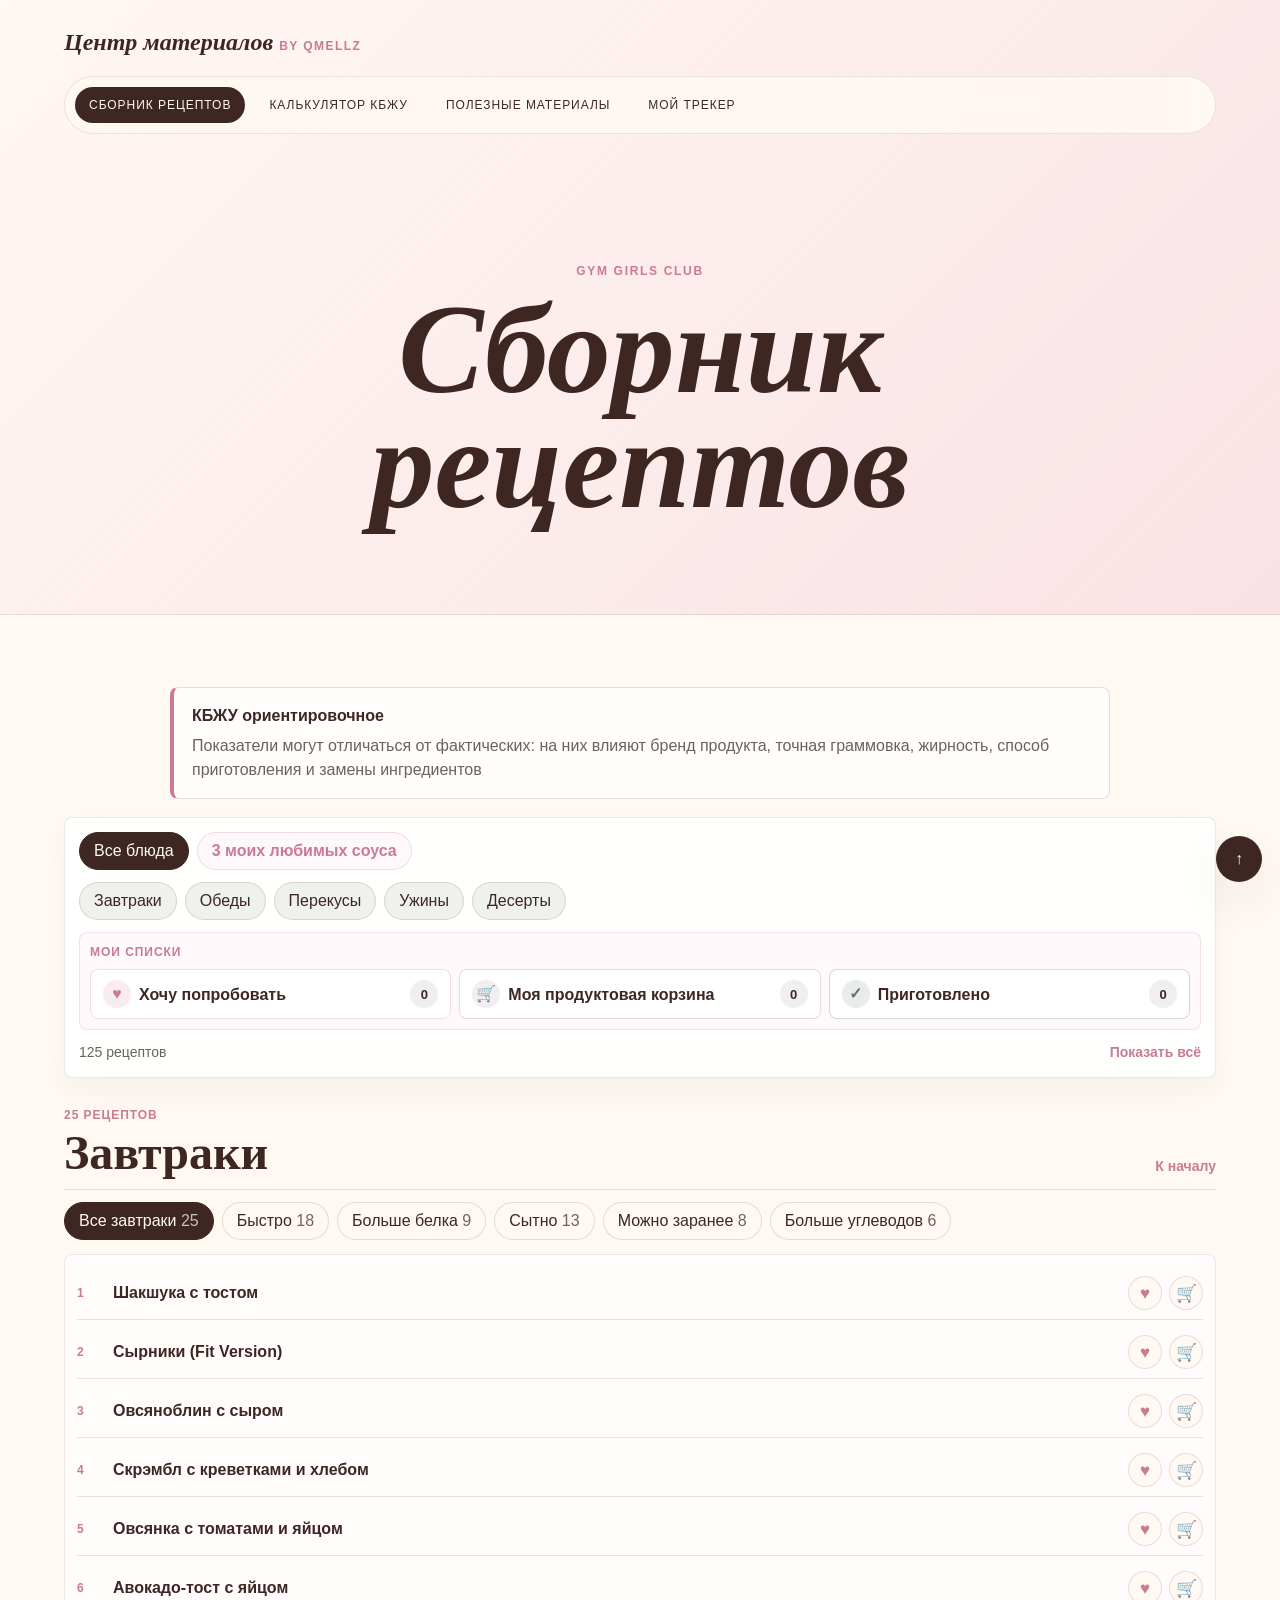
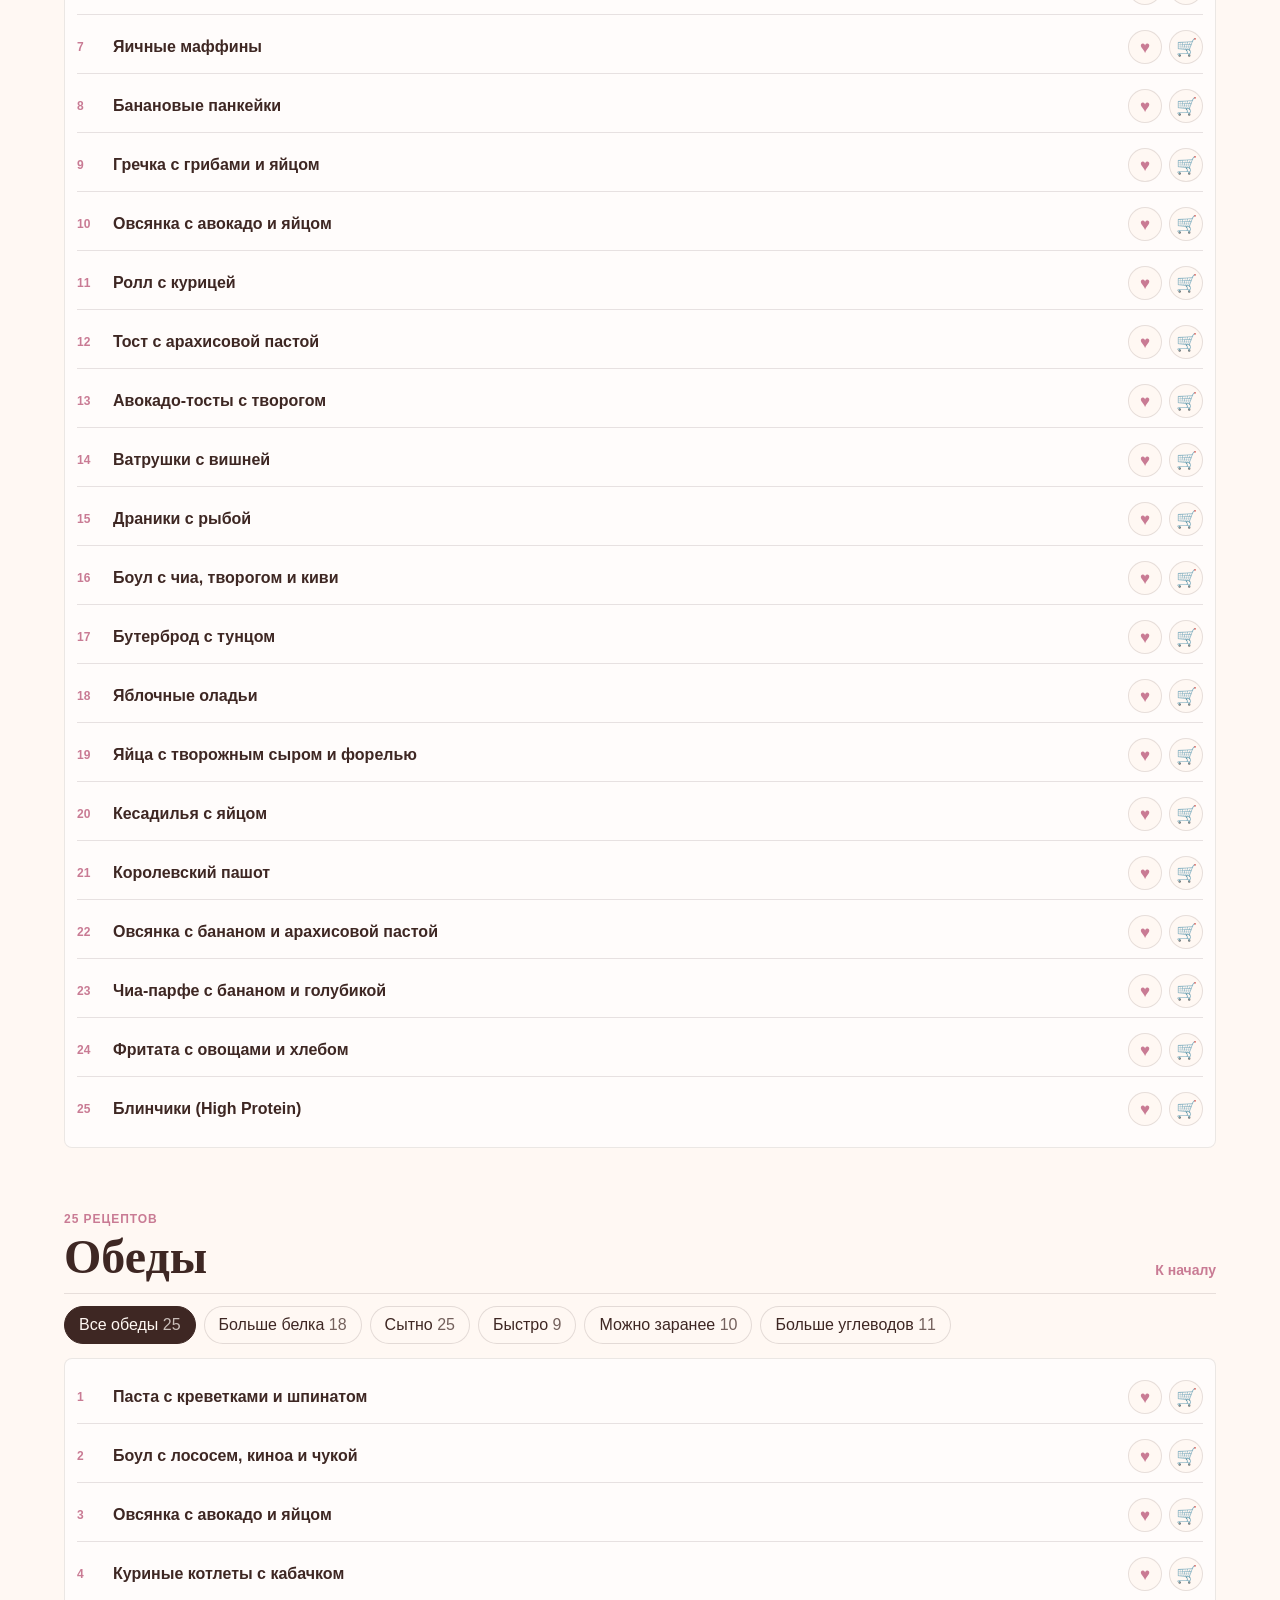
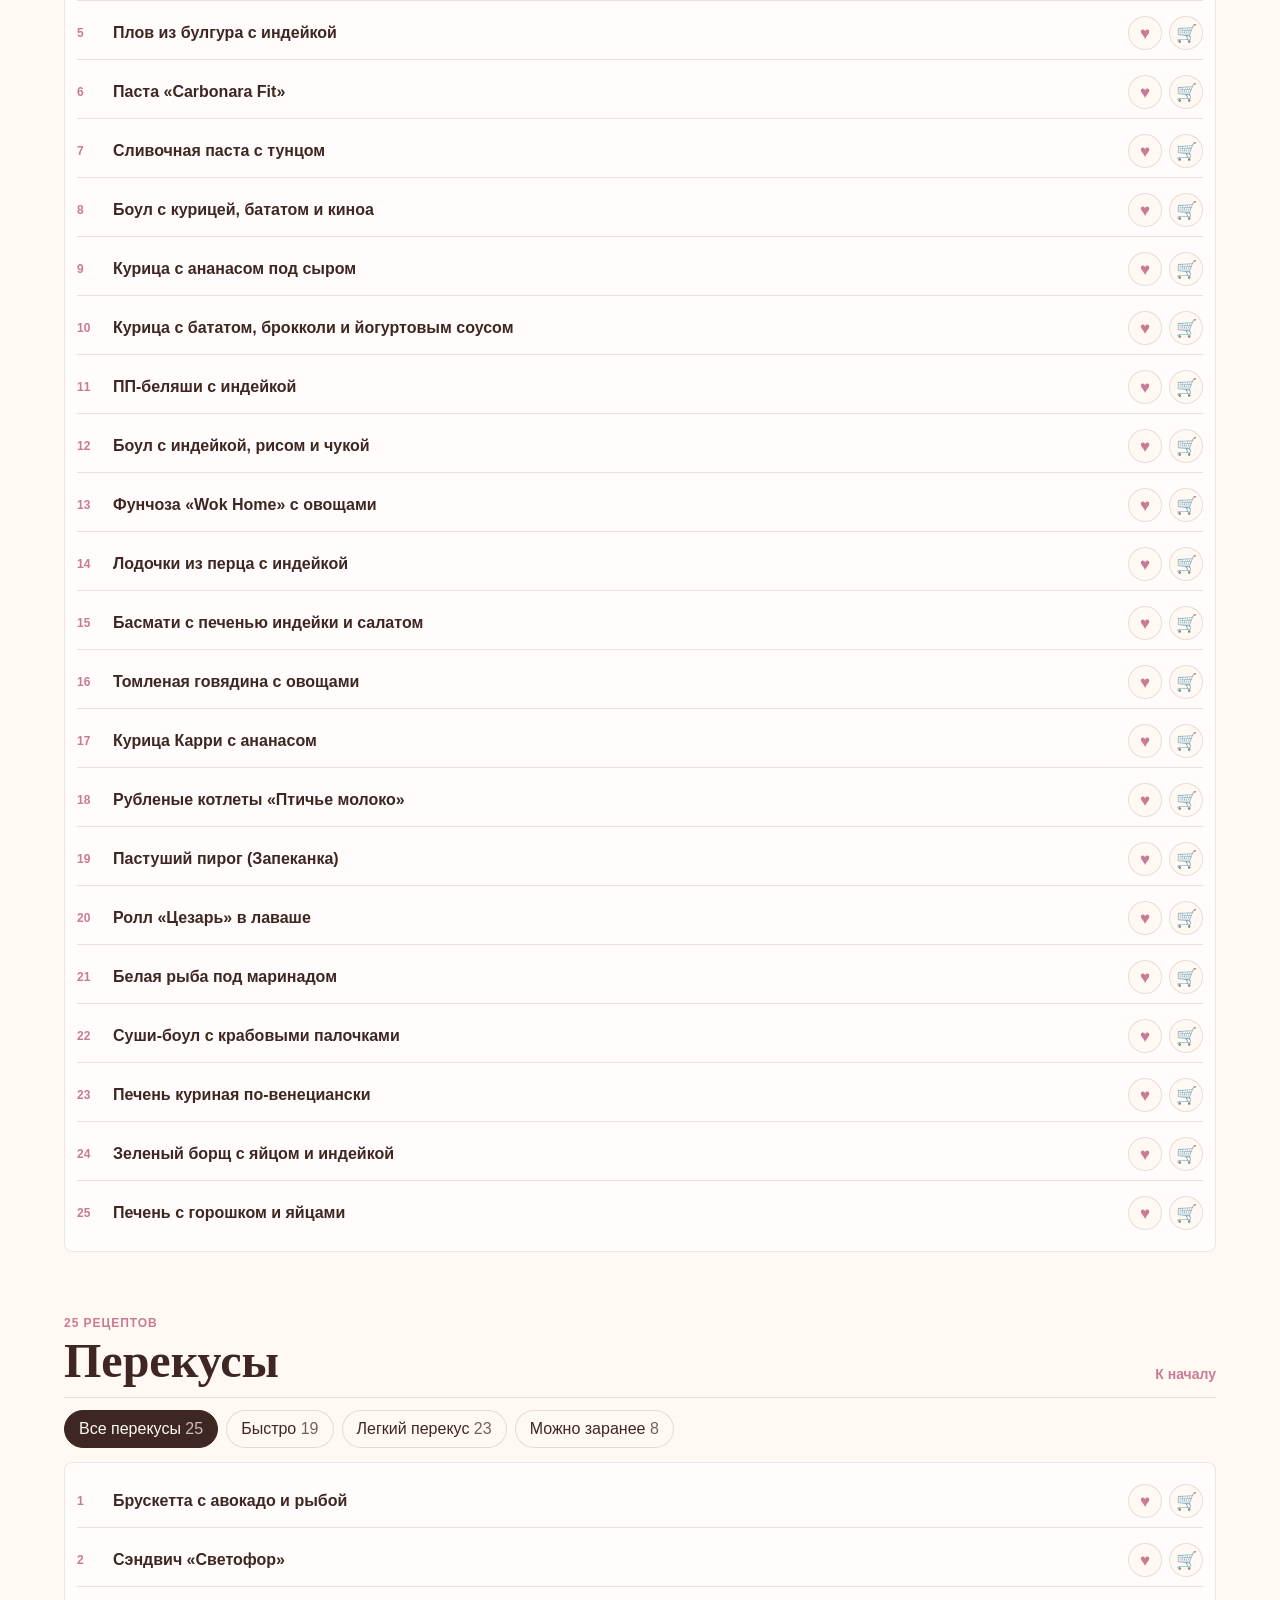
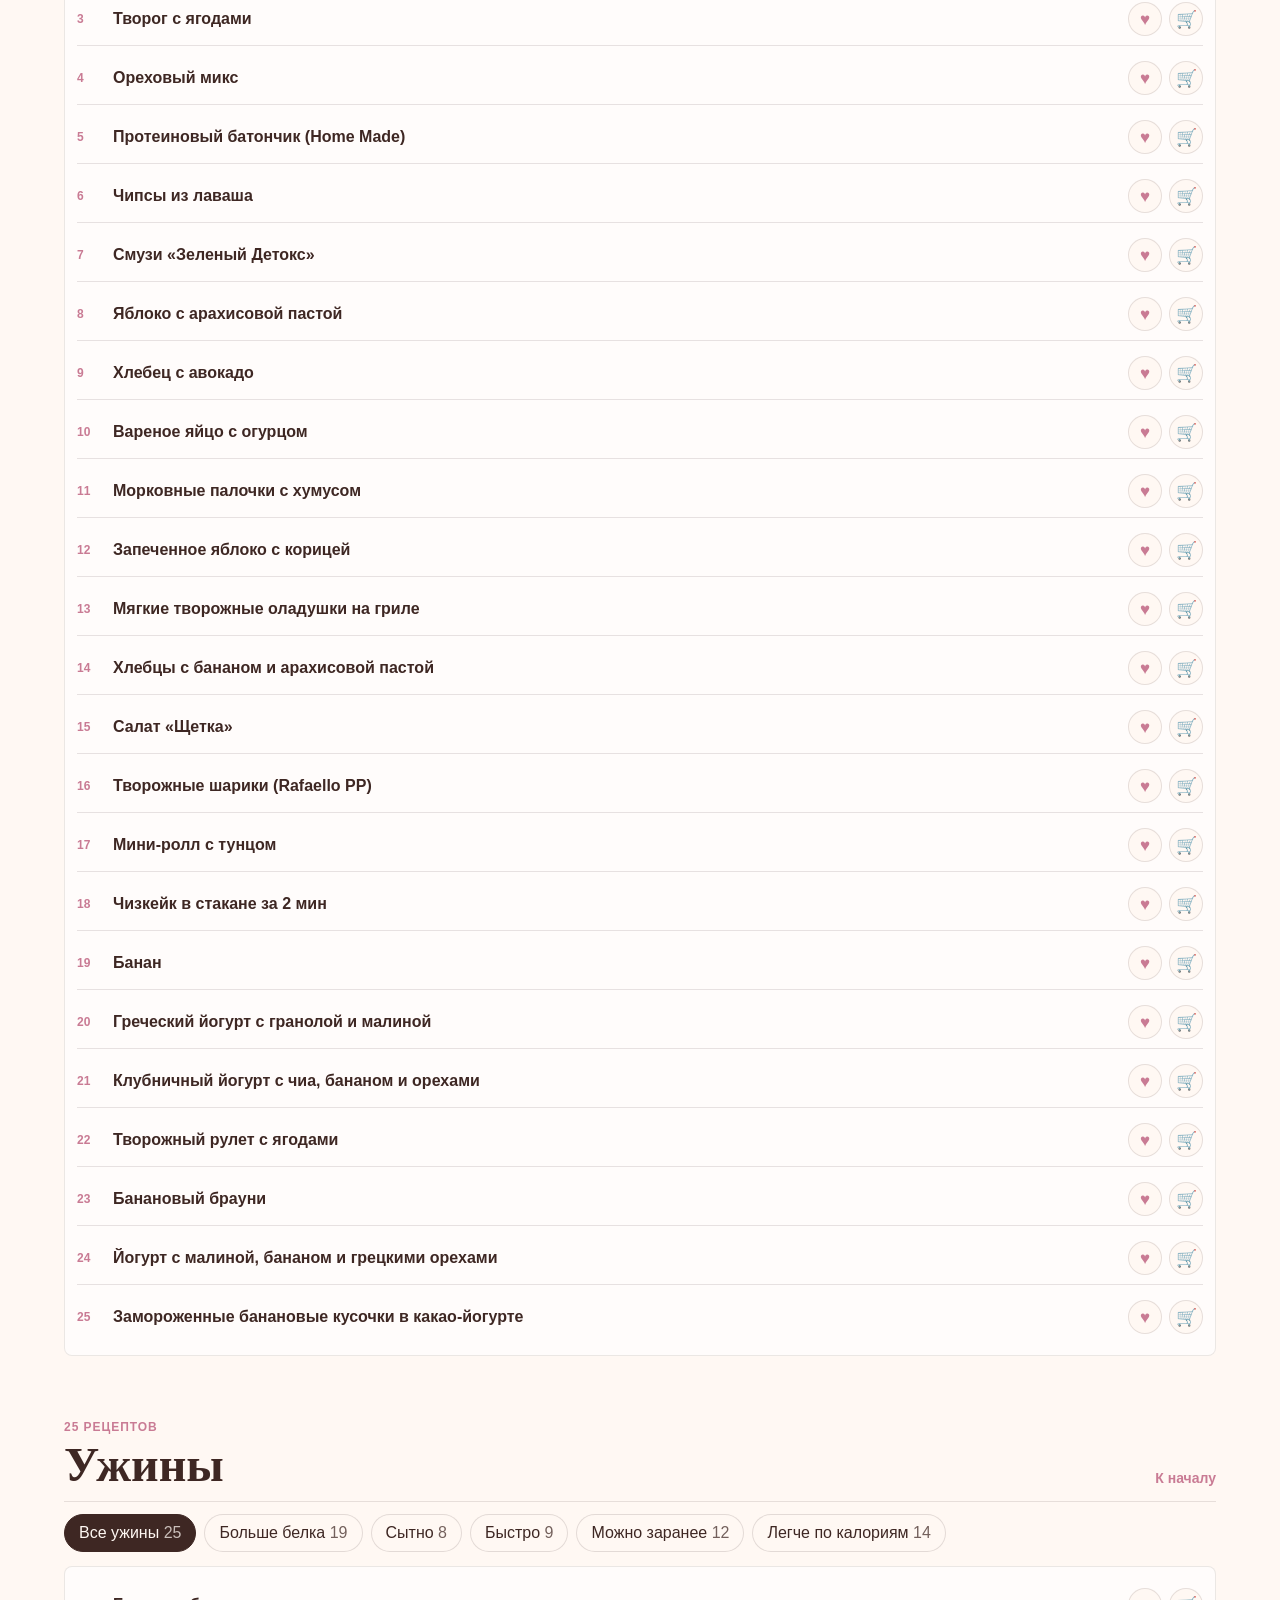
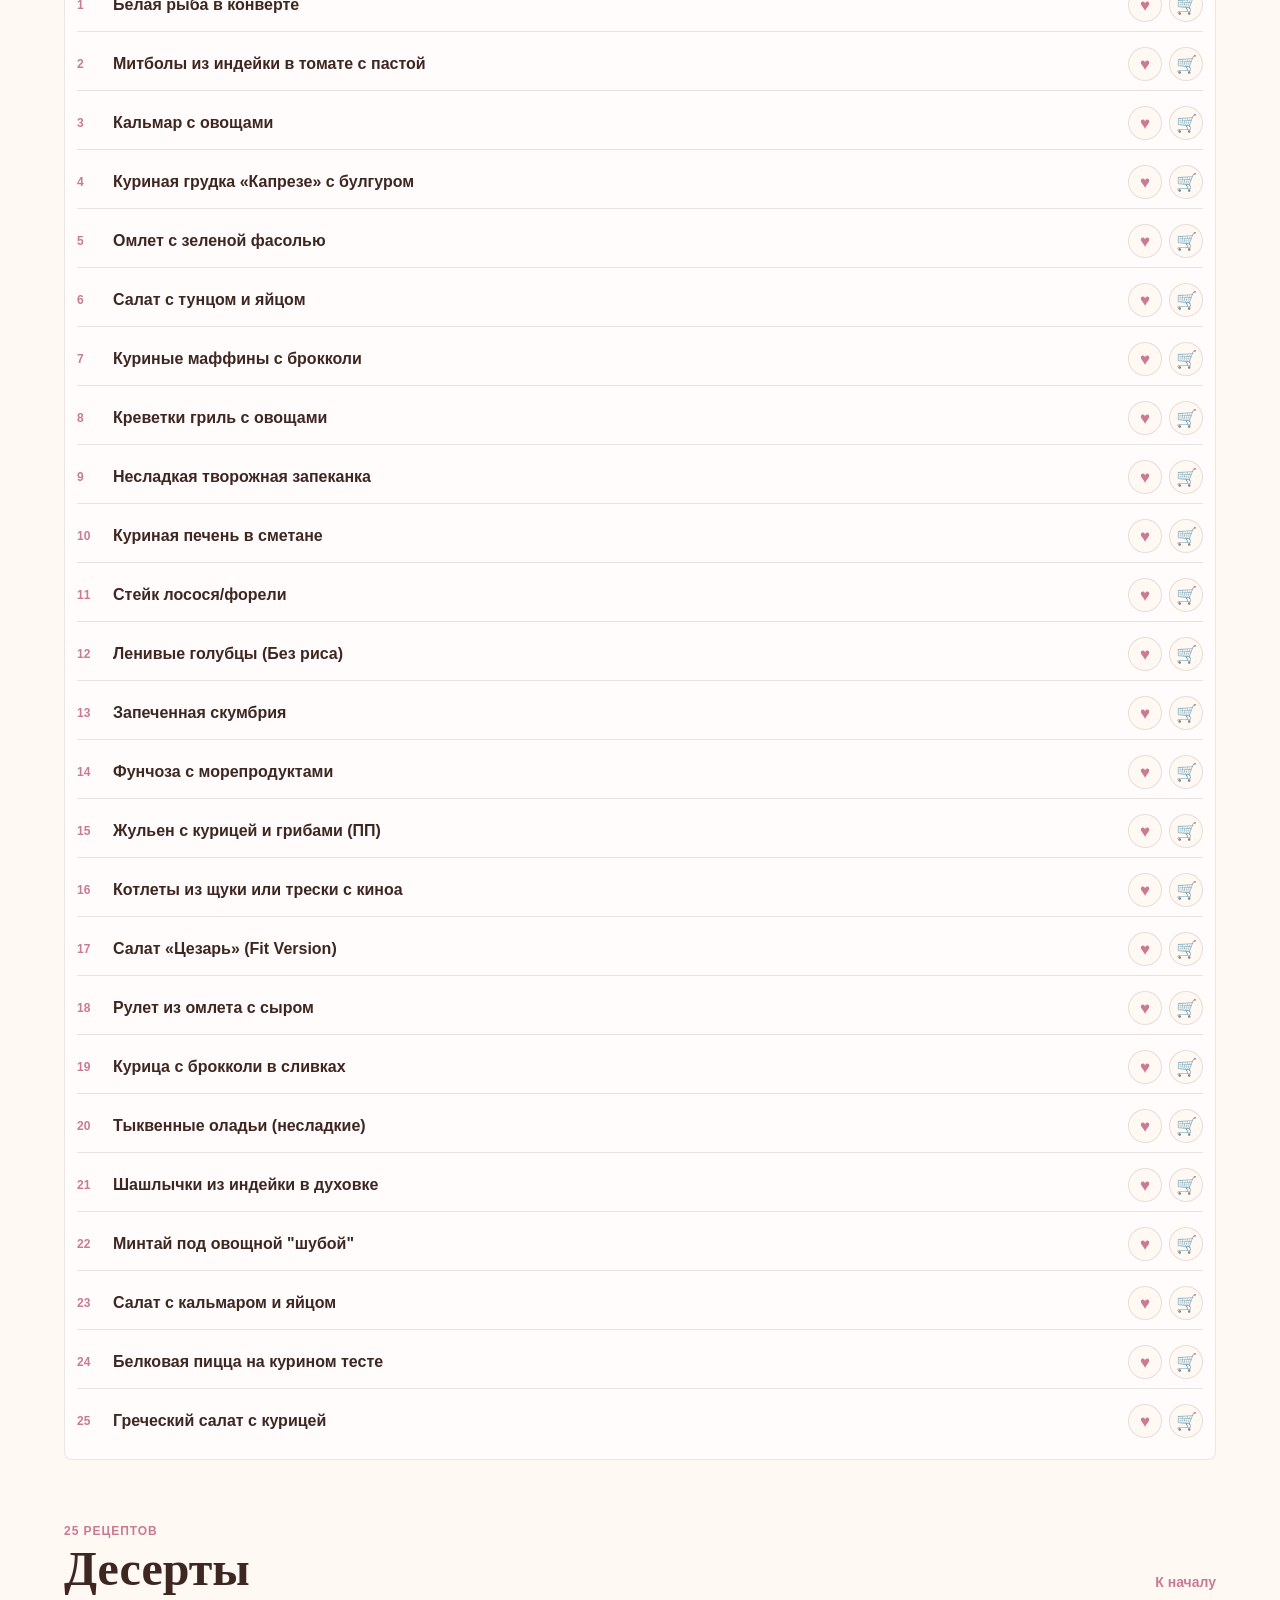
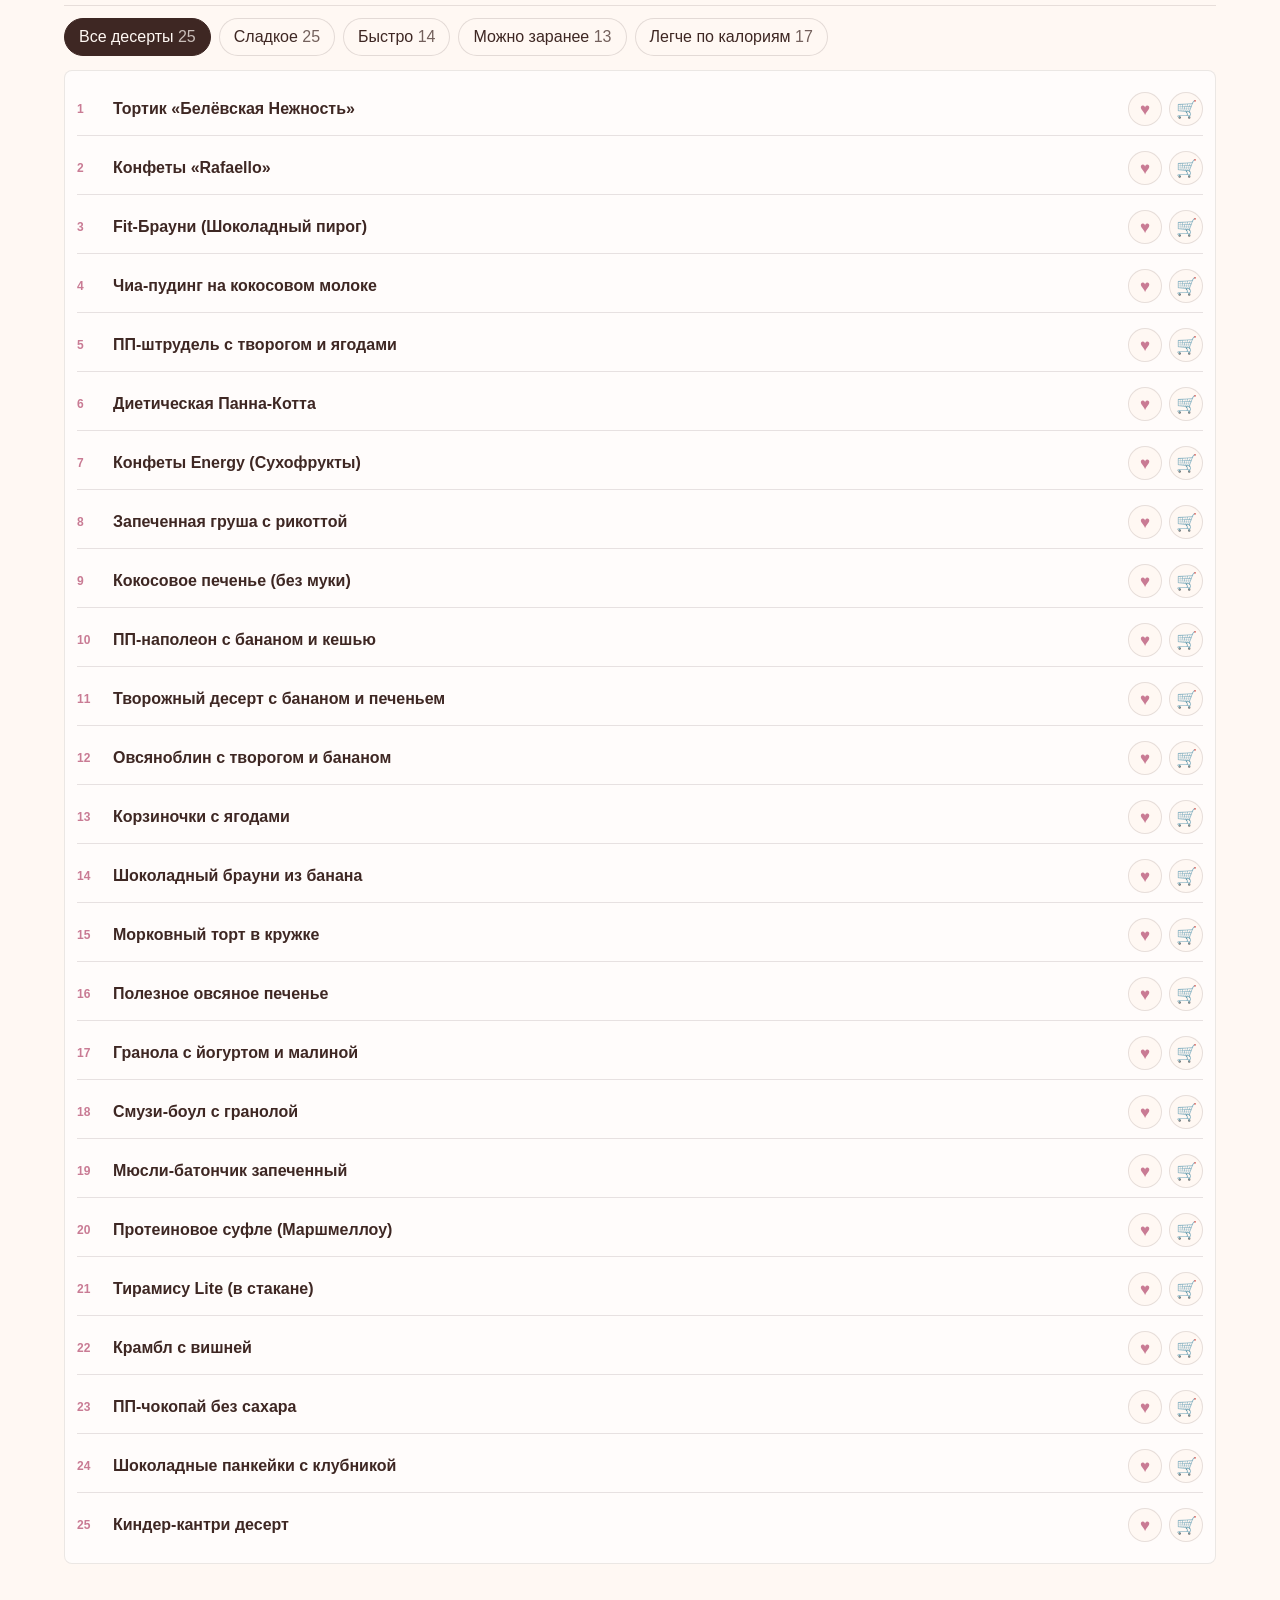
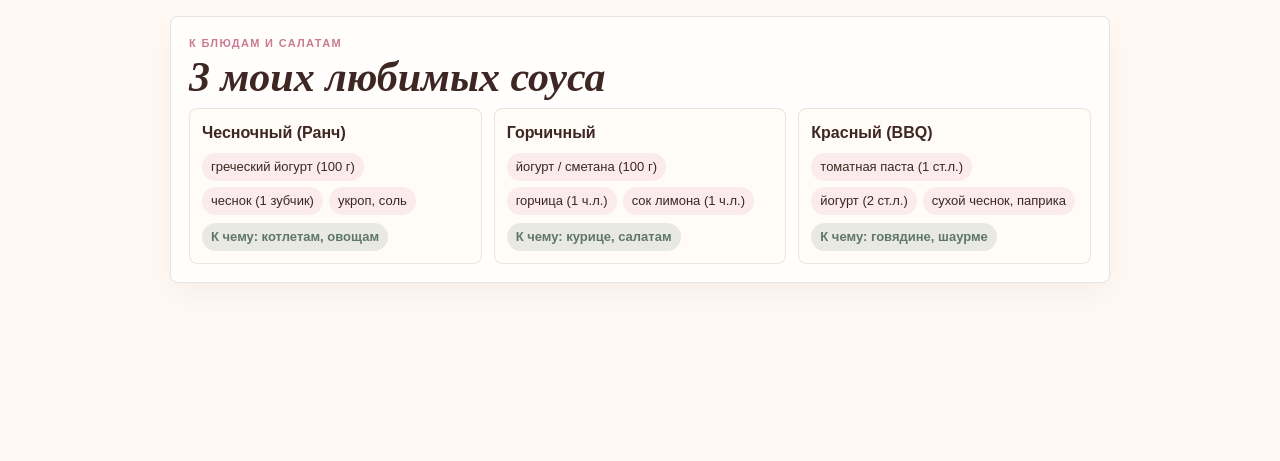
<file: index.html>
<!doctype html>
<html lang="ru">
<head>
  <meta charset="UTF-8">
  <meta name="viewport" content="width=device-width, initial-scale=1.0">
  <meta name="description" content="Центр материалов Gym Girls Club: сборник рецептов, КБЖУ, отметки и продуктовая корзина.">
  <title>Gym Girls Club — центр материалов</title>
  <link rel="stylesheet" href="assets/css/materials.css?v=hub-6">
</head>
<body>
  <div class="materials-hub">
    <header class="hub-hero" id="top">
      <div class="hub-brand">Центр материалов <span>by QMELLZ</span></div>

      <div class="hub-nav-wrap" aria-label="Навигация по материалам">
        <nav class="hub-nav">
          <a class="hub-nav__item is-active" href="index.html#recipes">Сборник рецептов</a>
          <a class="hub-nav__item" href="calculator.html">Калькулятор КБЖУ</a>
          <a class="hub-nav__item" href="nutrition-guide.html">Полезные материалы</a>
          <a class="hub-nav__item" href="tracker.html">Мой трекер</a>
        </nav>
      </div>

      <div class="hub-hero__content">
        <p class="hub-eyebrow">Gym Girls Club</p>
        <h1>Сборник рецептов</h1>
      </div>
    </header>

    <main>
      <section class="section" id="recipes" aria-label="Сборник рецептов">
        <aside class="kbju-disclaimer" aria-label="Пояснение по КБЖУ">
          <strong>КБЖУ ориентировочное</strong>
          <p>Показатели могут отличаться от фактических: на них влияют бренд продукта, точная граммовка, жирность, способ приготовления и замены ингредиентов</p>
        </aside>

        <div class="recipes-toolbar" aria-label="Навигация по рецептам">
          <div class="status-tabs" data-status-tabs aria-label="Все рецепты">
            <button class="chip is-active" type="button" data-status-filter="">Все блюда</button>
            <a class="chip chip--sauces" href="#favorite-sauces">3 моих любимых соуса</a>
          </div>

          <div class="meal-jump" data-category-filters aria-label="Быстрый переход по разделам"></div>

          <div class="my-lists" aria-label="Мои списки">
            <span class="my-lists__title">Мои списки</span>
            <div class="my-lists__actions">
              <button class="my-list-button" type="button" data-status-filter="want">
                <span class="my-list-button__icon" aria-hidden="true">♥</span>
                <span>Хочу попробовать</span>
                <strong data-status-count="want">0</strong>
              </button>
              <button class="my-list-button my-list-button--shopping" type="button" data-open-shopping>
                <span class="my-list-button__icon" aria-hidden="true">🛒</span>
                <span>Моя продуктовая корзина</span>
                <strong data-shopping-count>0</strong>
              </button>
              <button class="my-list-button my-list-button--cooked" type="button" data-status-filter="cooked">
                <span class="my-list-button__icon" aria-hidden="true">✓</span>
                <span>Приготовлено</span>
                <strong data-status-count="cooked">0</strong>
              </button>
            </div>
          </div>

          <div class="toolbar-meta">
            <span data-result-count>0 рецептов</span>
            <span class="status-message" data-status-message aria-live="polite"></span>
            <button class="text-button" type="button" data-reset-filters>Показать всё</button>
          </div>
        </div>

        <div class="recipe-sections" data-recipes-list></div>

        <section class="favorite-sauces" id="favorite-sauces" aria-labelledby="favorite-sauces-title">
          <div class="favorite-sauces__head">
            <span>К блюдам и салатам</span>
            <h2 id="favorite-sauces-title">3 моих любимых соуса</h2>
          </div>
          <div class="favorite-sauces__list" data-sauces></div>
        </section>
      </section>
    </main>

    <div class="recipe-modal" data-recipe-modal hidden>
      <button class="recipe-modal__backdrop" type="button" data-close-recipe aria-label="Закрыть окно"></button>
      <article class="recipe-modal__panel" role="dialog" aria-modal="true" aria-labelledby="recipe-modal-title">
        <div data-recipe-modal-content></div>
      </article>
    </div>

    <a class="back-top" href="#top" aria-label="Наверх">↑</a>
  </div>

  <script src="assets/data/recipes-data.js"></script>
  <script src="assets/js/materials.js?v=hub-4"></script>
</body>
</html>
</file>
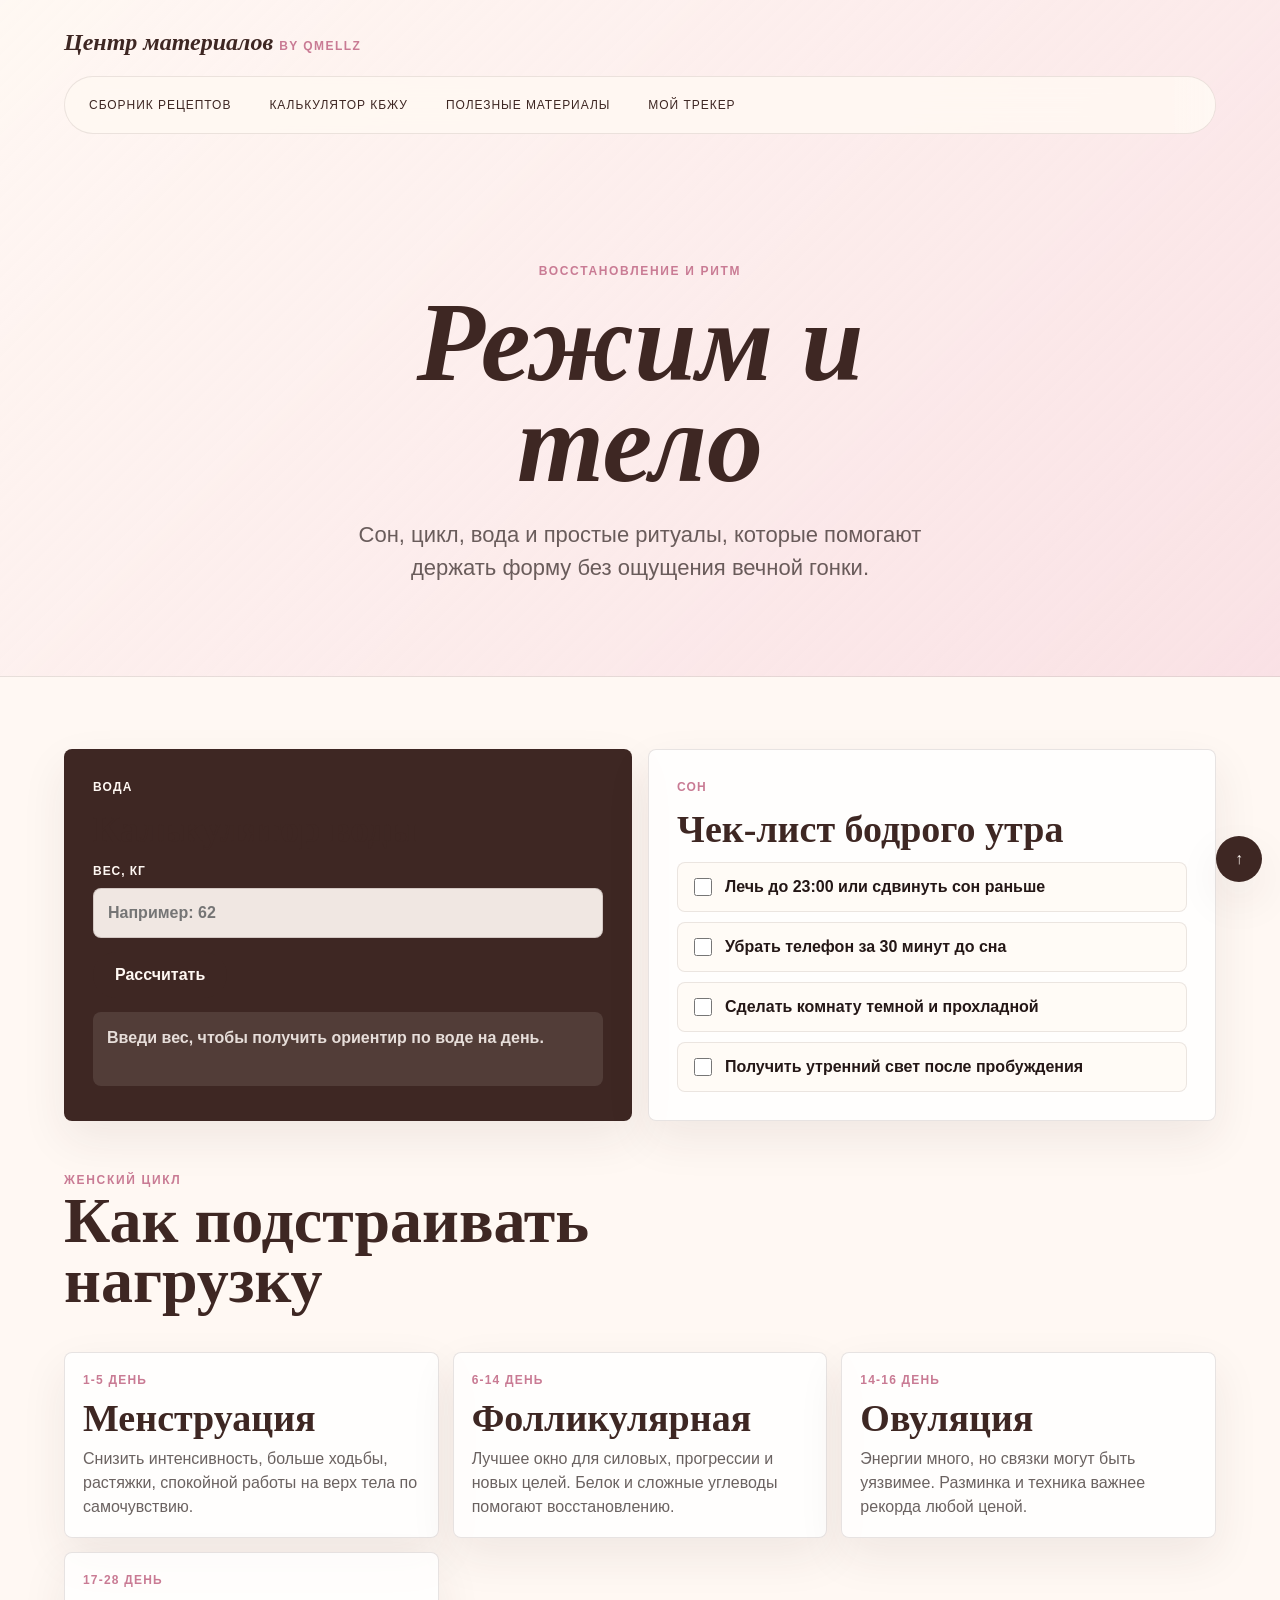
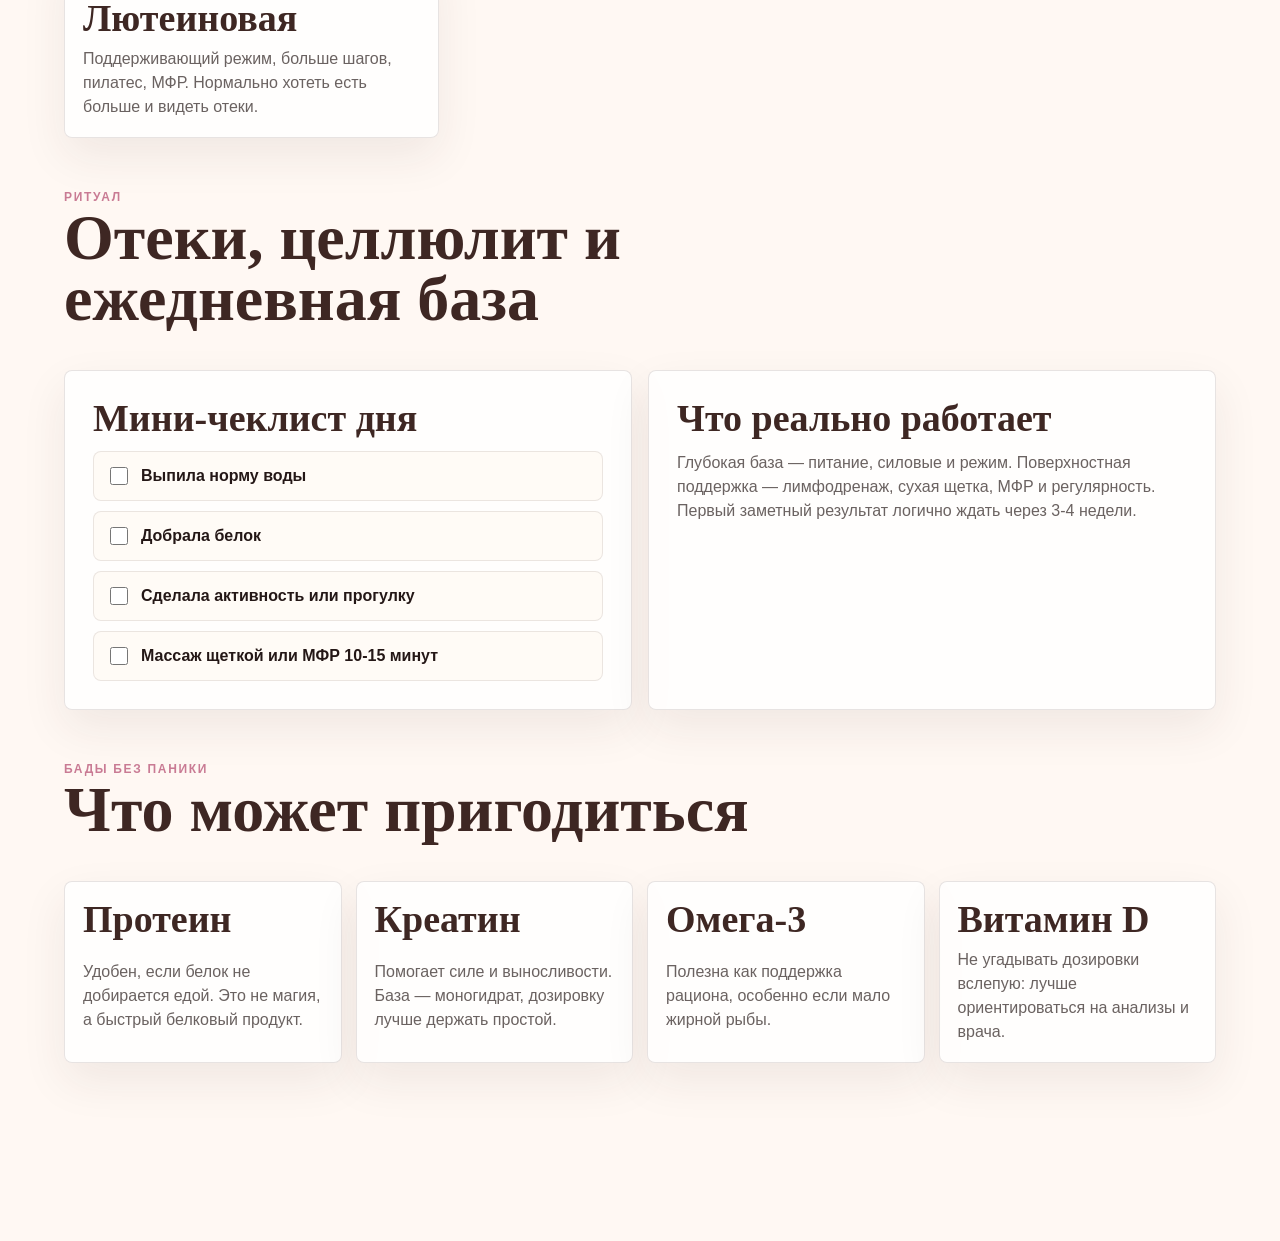
<file: body-guide.html>
<!doctype html>
<html lang="ru">
<head>
  <meta charset="UTF-8">
  <meta name="viewport" content="width=device-width, initial-scale=1.0">
  <meta name="description" content="Режим и тело QMELLZ: сон, цикл, вода, отеки, целлюлит и базовые ритуалы.">
  <title>Gym Girls Club — режим и тело</title>
  <link rel="stylesheet" href="assets/css/materials.css?v=hub-6">
</head>
<body>
  <div class="materials-hub">
    <header class="hub-hero guide-hero" id="top">
      <div class="hub-brand">Центр материалов <span>by QMELLZ</span></div>

      <div class="hub-nav-wrap" aria-label="Навигация по материалам">
        <nav class="hub-nav">
          <a class="hub-nav__item" href="index.html#recipes">Сборник рецептов</a>
          <a class="hub-nav__item" href="calculator.html">Калькулятор КБЖУ</a>
          <a class="hub-nav__item" href="nutrition-guide.html">Полезные материалы</a>
          <a class="hub-nav__item" href="tracker.html">Мой трекер</a>
        </nav>
      </div>

      <div class="hub-hero__content">
        <p class="hub-eyebrow">Восстановление и ритм</p>
        <h1>Режим и тело</h1>
        <p class="hub-lead">Сон, цикл, вода и простые ритуалы, которые помогают держать форму без ощущения вечной гонки.</p>
      </div>
    </header>

    <main>
      <section class="section guide-shell" aria-label="Режим и тело">
        <div class="guide-grid">
          <article class="guide-panel guide-panel--dark">
            <span class="guide-kicker">Вода</span>
            <h2>Калькулятор воды</h2>
            <label class="guide-search">
              <span>Вес, кг</span>
              <input type="text" inputmode="decimal" data-water-weight placeholder="Например: 62">
            </label>
            <button class="button button--primary guide-link" type="button" data-water-calc>Рассчитать</button>
            <div class="guide-result" data-water-result>Введи вес, чтобы получить ориентир по воде на день.</div>
          </article>

          <article class="guide-panel">
            <span class="guide-kicker">Сон</span>
            <h2>Чек-лист бодрого утра</h2>
            <div class="guide-checks">
              <label><input type="checkbox" data-body-check="sleep-before-23"> Лечь до 23:00 или сдвинуть сон раньше</label>
              <label><input type="checkbox" data-body-check="no-phone"> Убрать телефон за 30 минут до сна</label>
              <label><input type="checkbox" data-body-check="dark-room"> Сделать комнату темной и прохладной</label>
              <label><input type="checkbox" data-body-check="morning-light"> Получить утренний свет после пробуждения</label>
            </div>
          </article>
        </div>

        <section class="guide-section" aria-labelledby="cycle-title">
          <div class="section-heading">
            <span class="hub-eyebrow">Женский цикл</span>
            <h2 id="cycle-title">Как подстраивать нагрузку</h2>
          </div>

          <div class="cycle-grid">
            <article class="cycle-card">
              <span>1-5 день</span>
              <h3>Менструация</h3>
              <p>Снизить интенсивность, больше ходьбы, растяжки, спокойной работы на верх тела по самочувствию.</p>
            </article>
            <article class="cycle-card">
              <span>6-14 день</span>
              <h3>Фолликулярная</h3>
              <p>Лучшее окно для силовых, прогрессии и новых целей. Белок и сложные углеводы помогают восстановлению.</p>
            </article>
            <article class="cycle-card">
              <span>14-16 день</span>
              <h3>Овуляция</h3>
              <p>Энергии много, но связки могут быть уязвимее. Разминка и техника важнее рекорда любой ценой.</p>
            </article>
            <article class="cycle-card">
              <span>17-28 день</span>
              <h3>Лютеиновая</h3>
              <p>Поддерживающий режим, больше шагов, пилатес, МФР. Нормально хотеть есть больше и видеть отеки.</p>
            </article>
          </div>
        </section>

        <section class="guide-section" aria-labelledby="ritual-title">
          <div class="section-heading">
            <span class="hub-eyebrow">Ритуал</span>
            <h2 id="ritual-title">Отеки, целлюлит и ежедневная база</h2>
          </div>

          <div class="guide-grid">
            <article class="guide-panel">
              <h3>Мини-чеклист дня</h3>
              <div class="guide-checks">
                <label><input type="checkbox" data-body-check="water"> Выпила норму воды</label>
                <label><input type="checkbox" data-body-check="protein"> Добрала белок</label>
                <label><input type="checkbox" data-body-check="steps"> Сделала активность или прогулку</label>
                <label><input type="checkbox" data-body-check="massage"> Массаж щеткой или МФР 10-15 минут</label>
              </div>
            </article>

            <article class="guide-panel">
              <h3>Что реально работает</h3>
              <p>Глубокая база — питание, силовые и режим. Поверхностная поддержка — лимфодренаж, сухая щетка, МФР и регулярность. Первый заметный результат логично ждать через 3-4 недели.</p>
            </article>
          </div>
        </section>

        <section class="guide-section" aria-labelledby="supplements-title">
          <div class="section-heading">
            <span class="hub-eyebrow">БАДы без паники</span>
            <h2 id="supplements-title">Что может пригодиться</h2>
          </div>

          <div class="guide-card-list">
            <article class="guide-mini-card"><h3>Протеин</h3><p>Удобен, если белок не добирается едой. Это не магия, а быстрый белковый продукт.</p></article>
            <article class="guide-mini-card"><h3>Креатин</h3><p>Помогает силе и выносливости. База — моногидрат, дозировку лучше держать простой.</p></article>
            <article class="guide-mini-card"><h3>Омега-3</h3><p>Полезна как поддержка рациона, особенно если мало жирной рыбы.</p></article>
            <article class="guide-mini-card"><h3>Витамин D</h3><p>Не угадывать дозировки вслепую: лучше ориентироваться на анализы и врача.</p></article>
          </div>
        </section>
      </section>
    </main>

    <a class="back-top" href="#top" aria-label="Наверх">↑</a>
  </div>

  <script src="assets/js/body-guide.js?v=hub-1"></script>
</body>
</html>
</file>
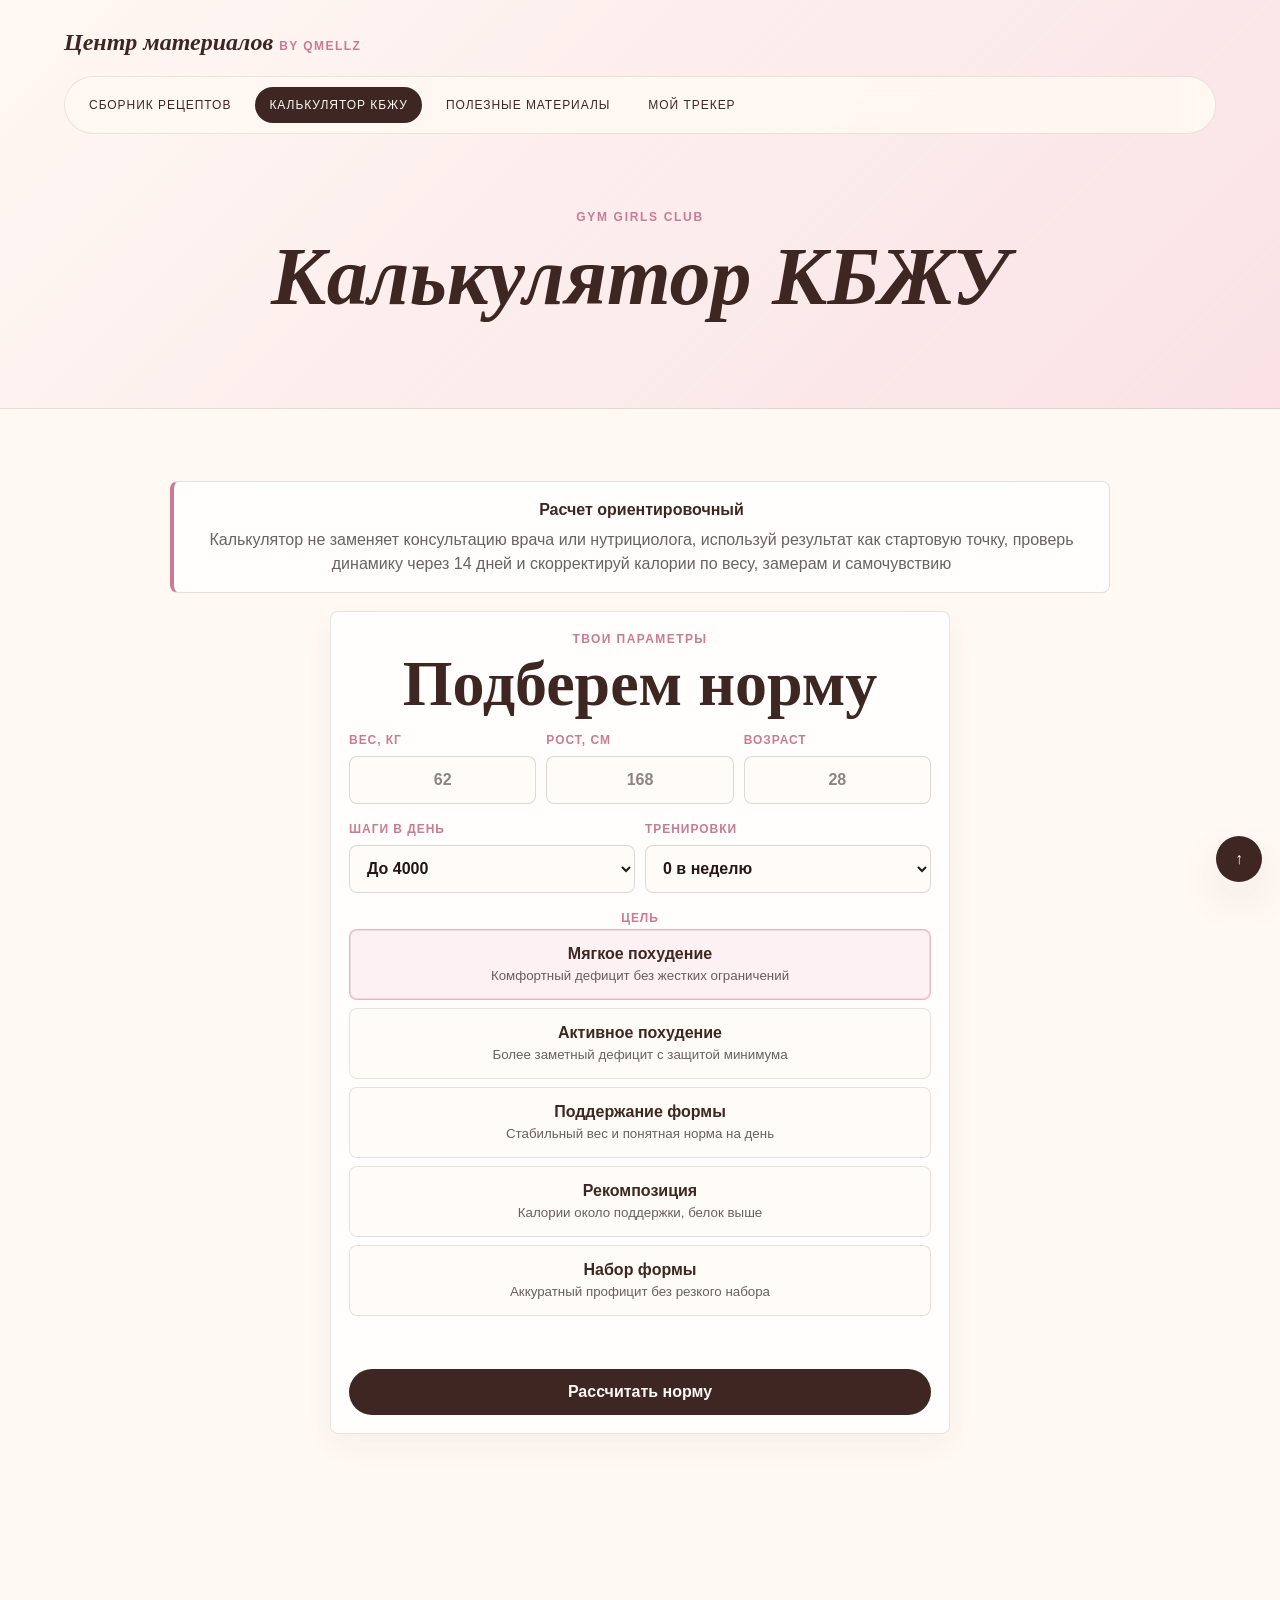
<file: calculator.html>
<!doctype html>
<html lang="ru">
<head>
  <meta charset="UTF-8">
  <meta name="viewport" content="width=device-width, initial-scale=1.0">
  <meta name="description" content="Калькулятор КБЖУ Gym Girls Club: расчет калорий, белков, жиров и углеводов под цель.">
  <title>Gym Girls Club — калькулятор КБЖУ</title>
  <link rel="stylesheet" href="assets/css/materials.css?v=hub-6">
</head>
<body>
  <div class="materials-hub">
    <header class="hub-hero calculator-hero" id="top">
      <div class="hub-brand">Центр материалов <span>by QMELLZ</span></div>

      <div class="hub-nav-wrap" aria-label="Навигация по материалам">
        <nav class="hub-nav">
          <a class="hub-nav__item" href="index.html#recipes">Сборник рецептов</a>
          <a class="hub-nav__item is-active" href="calculator.html">Калькулятор КБЖУ</a>
          <a class="hub-nav__item" href="nutrition-guide.html">Полезные материалы</a>
          <a class="hub-nav__item" href="tracker.html">Мой трекер</a>
        </nav>
      </div>

      <div class="hub-hero__content">
        <p class="hub-eyebrow">Gym Girls Club</p>
        <h1>Калькулятор КБЖУ</h1>
      </div>
    </header>

    <main>
      <section class="section calculator-section" aria-label="Калькулятор КБЖУ">
        <aside class="kbju-disclaimer" aria-label="Пояснение по расчету">
          <strong>Расчет ориентировочный</strong>
          <p>Калькулятор не заменяет консультацию врача или нутрициолога, используй результат как стартовую точку, проверь динамику через 14 дней и скорректируй калории по весу, замерам и самочувствию</p>
        </aside>

        <div class="calculator-layout" data-calculator-layout>
          <form class="calculator-card" data-calculator-form novalidate>
            <div class="section-heading calculator-heading">
              <span class="calculator-kicker">Твои параметры</span>
              <h2>Подберем норму</h2>
            </div>

            <div class="calculator-fields">
              <label class="calculator-field">
                <span>Вес, кг</span>
                <input type="text" name="weight" inputmode="decimal" autocomplete="off" placeholder="62" required>
              </label>

              <label class="calculator-field">
                <span>Рост, см</span>
                <input type="text" name="height" inputmode="decimal" autocomplete="off" placeholder="168" required>
              </label>

              <label class="calculator-field">
                <span>Возраст</span>
                <input type="text" name="age" inputmode="numeric" autocomplete="off" placeholder="28" required>
              </label>
            </div>

            <div class="calculator-fields calculator-fields--activity">
              <label class="calculator-field">
                <span>Шаги в день</span>
                <select name="steps" required>
                  <option value="under4000">До 4000</option>
                  <option value="4000-7000">4000-7000</option>
                  <option value="7000-10000">7000-10000</option>
                  <option value="10000plus">10000+</option>
                </select>
              </label>

              <label class="calculator-field">
                <span>Тренировки</span>
                <select name="workouts" required>
                  <option value="0">0 в неделю</option>
                  <option value="1-2">1-2 в неделю</option>
                  <option value="3-4">3-4 в неделю</option>
                  <option value="5-6">5-6 в неделю</option>
                </select>
              </label>
            </div>

            <fieldset class="calculator-goals">
              <legend>Цель</legend>

              <label class="goal-option is-selected">
                <input type="radio" name="goal" value="softCut" checked>
                <span>
                  <strong>Мягкое похудение</strong>
                  <small>Комфортный дефицит без жестких ограничений</small>
                </span>
              </label>

              <label class="goal-option">
                <input type="radio" name="goal" value="activeCut">
                <span>
                  <strong>Активное похудение</strong>
                  <small>Более заметный дефицит с защитой минимума</small>
                </span>
              </label>

              <label class="goal-option">
                <input type="radio" name="goal" value="maintain">
                <span>
                  <strong>Поддержание формы</strong>
                  <small>Стабильный вес и понятная норма на день</small>
                </span>
              </label>

              <label class="goal-option">
                <input type="radio" name="goal" value="recomp">
                <span>
                  <strong>Рекомпозиция</strong>
                  <small>Калории около поддержки, белок выше</small>
                </span>
              </label>

              <label class="goal-option">
                <input type="radio" name="goal" value="shapeGain">
                <span>
                  <strong>Набор формы</strong>
                  <small>Аккуратный профицит без резкого набора</small>
                </span>
              </label>
            </fieldset>

            <p class="calculator-error" data-calculator-error aria-live="polite"></p>

            <button class="button button--primary calculator-submit" type="submit">Рассчитать норму</button>
          </form>

          <section class="calculator-result" data-calculator-result hidden aria-label="Результат расчета">
            <div class="calculator-result__head">
              <span data-result-mode>Твоя норма</span>
              <strong data-result-kcal>0 ккал</strong>
              <p data-result-summary></p>
            </div>

            <div class="calculator-warning" data-result-warning hidden>
              Расчет уперся в безопасный минимум 1200 ккал, лучше не снижать норму ниже без сопровождения специалиста
            </div>

            <div class="macro-meter" aria-hidden="true">
              <span class="macro-meter__protein" data-bar-protein></span>
              <span class="macro-meter__fat" data-bar-fat></span>
              <span class="macro-meter__carbs" data-bar-carbs></span>
            </div>

            <div class="macro-results">
              <div class="macro-result">
                <span><i class="macro-dot macro-dot--protein"></i>Белки</span>
                <strong data-result-protein>0 г</strong>
              </div>
              <div class="macro-result">
                <span><i class="macro-dot macro-dot--fat"></i>Жиры</span>
                <strong data-result-fat>0 г</strong>
              </div>
              <div class="macro-result">
                <span><i class="macro-dot macro-dot--carbs"></i>Углеводы</span>
                <strong data-result-carbs>0 г</strong>
              </div>
            </div>

            <div class="calculator-details">
              <span>Базовый обмен: <strong data-result-bmr>0 ккал</strong></span>
              <span>Поддержание: <strong data-result-tdee>0 ккал</strong></span>
              <span>Расчет от: <strong data-result-date>—</strong></span>
            </div>
          </section>
        </div>
      </section>
    </main>

    <a class="back-top" href="#top" aria-label="Наверх">↑</a>
  </div>

  <script src="assets/js/calculator.js?v=calculator-4"></script>
</body>
</html>
</file>
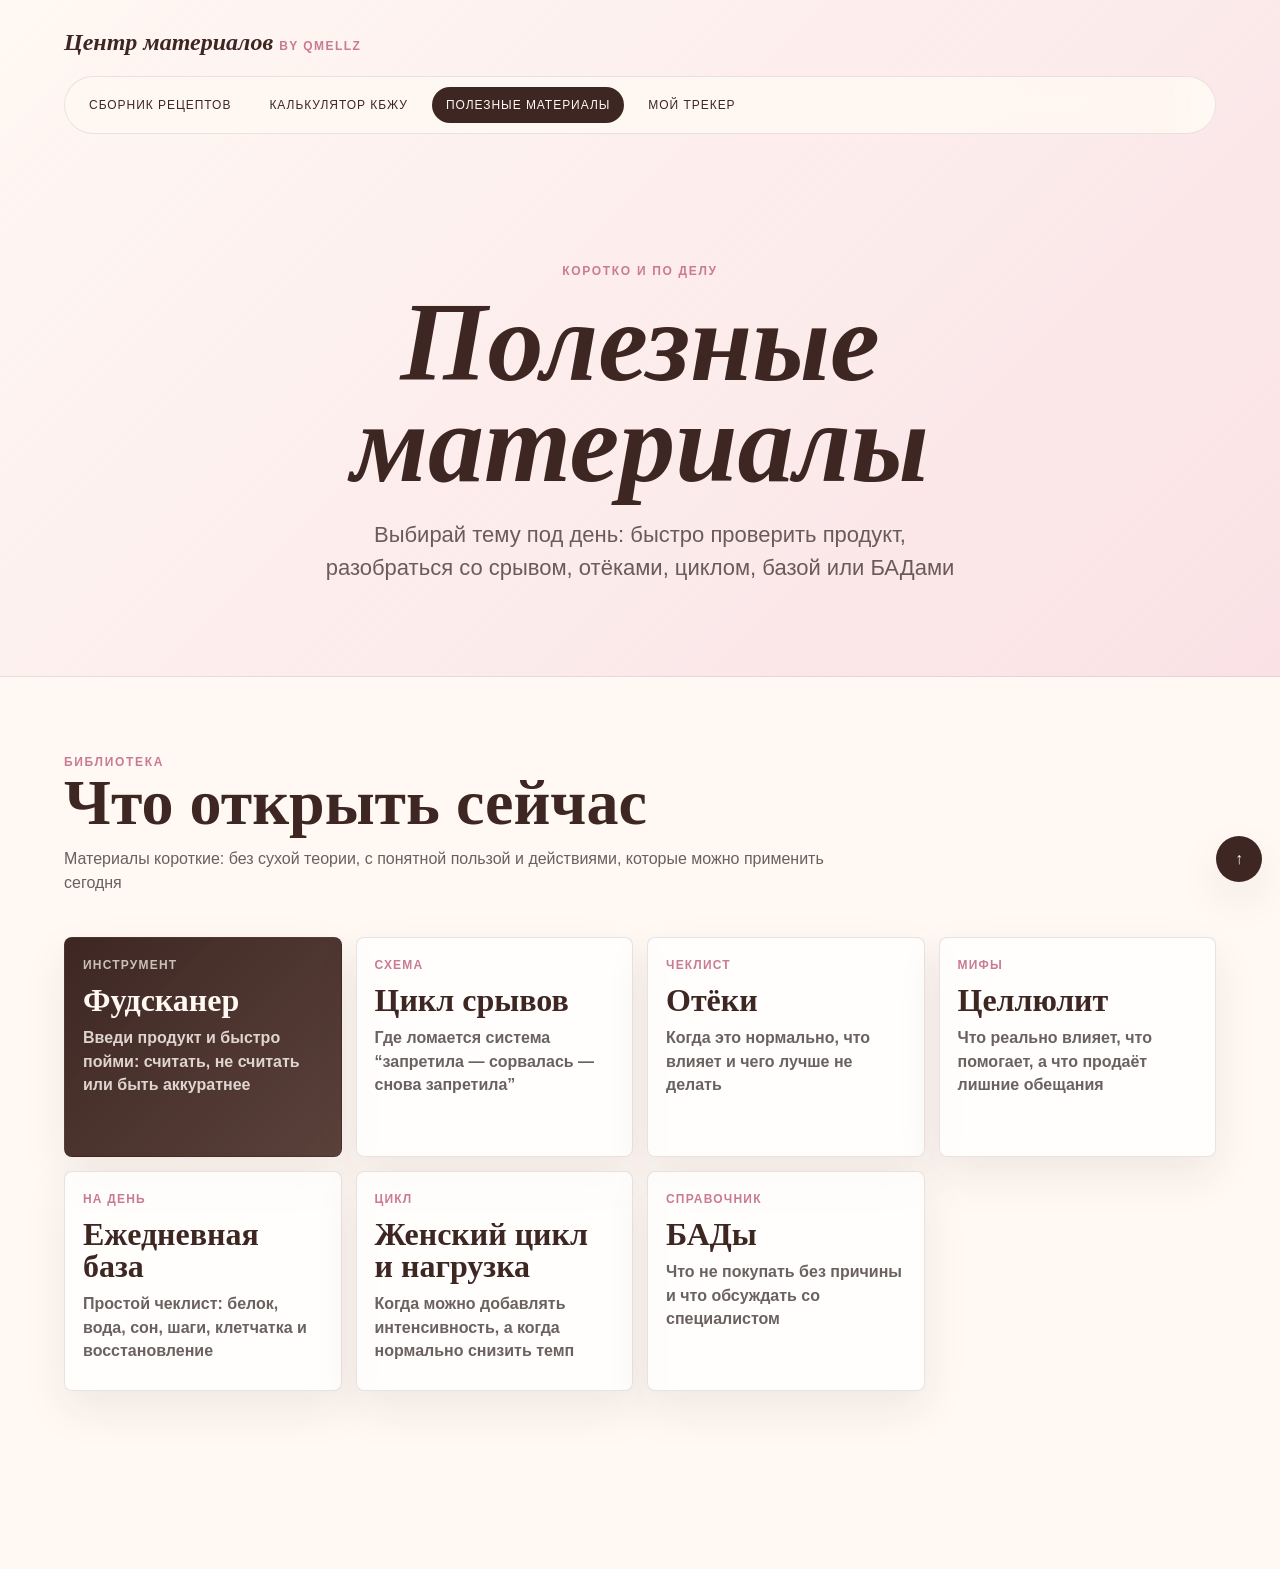
<file: nutrition-guide.html>
<!doctype html>
<html lang="ru">
<head>
  <meta charset="UTF-8">
  <meta name="viewport" content="width=device-width, initial-scale=1.0">
  <meta name="description" content="Полезные материалы QMELLZ: фудсканер, отёки, целлюлит, ежедневная база, женский цикл и БАДы">
  <title>Gym Girls Club — полезные материалы</title>
  <link rel="stylesheet" href="assets/css/materials.css?v=hub-18">
</head>
<body>
  <div class="materials-hub">
    <header class="hub-hero guide-hero" id="top">
      <div class="hub-brand">Центр материалов <span>by QMELLZ</span></div>

      <div class="hub-nav-wrap" aria-label="Навигация по материалам">
        <nav class="hub-nav">
          <a class="hub-nav__item" href="index.html#recipes">Сборник рецептов</a>
          <a class="hub-nav__item" href="calculator.html">Калькулятор КБЖУ</a>
          <a class="hub-nav__item is-active" href="nutrition-guide.html">Полезные материалы</a>
          <a class="hub-nav__item" href="tracker.html">Мой трекер</a>
        </nav>
      </div>

      <div class="hub-hero__content">
        <p class="hub-eyebrow">Коротко и по делу</p>
        <h1>Полезные материалы</h1>
        <p class="hub-lead">Выбирай тему под день: быстро проверить продукт, разобраться со срывом, отёками, циклом, базой или БАДами</p>
      </div>
    </header>

    <main>
      <section class="section guide-shell materials-guide" aria-label="Полезные материалы">
        <div class="materials-library" id="materials" data-material-library>
          <div class="section-heading materials-library__head">
            <span class="hub-eyebrow">Библиотека</span>
            <h2>Что открыть сейчас</h2>
            <p>Материалы короткие: без сухой теории, с понятной пользой и действиями, которые можно применить сегодня</p>
          </div>

          <div class="materials-library__grid">
            <a class="material-card material-card--tool" href="#food-scanner" data-material-card="food-scanner">
              <span>Инструмент</span>
              <h3>Фудсканер</h3>
              <p>Введи продукт и быстро пойми: считать, не считать или быть аккуратнее</p>
            </a>

            <a class="material-card" href="#overeating-cycle" data-material-card="overeating-cycle">
              <span>Схема</span>
              <h3>Цикл срывов</h3>
              <p>Где ломается система “запретила — сорвалась — снова запретила”</p>
            </a>

            <a class="material-card" href="#swelling" data-material-card="swelling">
              <span>Чеклист</span>
              <h3>Отёки</h3>
              <p>Когда это нормально, что влияет и чего лучше не делать</p>
            </a>

            <a class="material-card" href="#cellulite" data-material-card="cellulite">
              <span>Мифы</span>
              <h3>Целлюлит</h3>
              <p>Что реально влияет, что помогает, а что продаёт лишние обещания</p>
            </a>

            <a class="material-card" href="#daily-base" data-material-card="daily-base">
              <span>На день</span>
              <h3>Ежедневная база</h3>
              <p>Простой чеклист: белок, вода, сон, шаги, клетчатка и восстановление</p>
            </a>

            <a class="material-card" href="#cycle-training" data-material-card="cycle-training">
              <span>Цикл</span>
              <h3>Женский цикл и нагрузка</h3>
              <p>Когда можно добавлять интенсивность, а когда нормально снизить темп</p>
            </a>

            <a class="material-card" href="#supplements" data-material-card="supplements">
              <span>Справочник</span>
              <h3>БАДы</h3>
              <p>Что не покупать без причины и что обсуждать со специалистом</p>
            </a>
          </div>
        </div>

        <div class="material-reader" data-material-reader hidden>
          <div class="material-reader__bar">
            <button class="text-button material-reader__back" type="button" data-material-back><span aria-hidden="true">←</span><span>Назад к материалам</span></button>
            <span data-material-title>Материал</span>
          </div>

          <section class="material-panel" id="food-scanner" data-material-panel="food-scanner" data-title="Фудсканер" hidden>
            <div class="material-panel__head">
              <span class="hub-eyebrow">инструмент</span>
              <h2>Фудсканер</h2>
              <p>Введи продукт и пойми, считать его или нет. Это быстрый ориентир для ежедневных решений, а не строгий запрет</p>
            </div>

            <section class="nutrition-scanner" aria-labelledby="food-scanner-title">
              <div class="nutrition-scanner__main">
                <span class="guide-kicker">Фудсканер</span>
                <h2 id="food-scanner-title">Введи продукт и пойми, считать его или нет</h2>
                <p>Быстрый ориентир для ежедневных решений: когда можно расслабиться, а где лучше учесть порцию</p>

                <label class="guide-search">
                  <span>Название продукта</span>
                  <input type="search" data-food-search placeholder="Например: банан, огурец, авокадо">
                </label>

                <div class="guide-result scanner-result" data-food-result>
                  <span class="scanner-result__status scanner-result__status--empty" data-food-status></span>
                  <span class="scanner-result__advice" data-food-advice>Фудсканер подскажет: считать, не считать или быть аккуратнее</span>
                  <span class="scanner-result__tip" data-food-tip>Совет появится здесь</span>
                </div>
              </div>

              <div class="scanner-zone-grid" aria-label="Зоны продуктов">
                <article class="guide-zone guide-zone--green">
                  <span>Можно не считать</span>
                  <h3>Лёгкая база</h3>
                  <p>Огурцы, помидоры, зелень, кабачки, капуста, брокколи, грибы, вода, чай и кофе без добавок</p>
                </article>
                <article class="guide-zone guide-zone--amber">
                  <span>Считаем</span>
                  <h3>Обычные продукты рациона</h3>
                  <p>Крупы, хлеб, паста, картофель, батат, кукуруза, свекла, морковь, бобовые, мясо, рыба, яйца, творог</p>
                </article>
                <article class="guide-zone guide-zone--rose">
                  <span>Аккуратно</span>
                  <h3>Калорийно плотное</h3>
                  <p>Масла, орехи, семечки, авокадо, оливки, жирные соусы, сладкое, сухофрукты, соки, алкоголь, фастфуд</p>
                </article>
              </div>
            </section>
          </section>

          <section class="material-panel material-panel--compact" id="overeating-cycle" data-material-panel="overeating-cycle" data-title="Цикл срывов" hidden>
            <div class="material-panel__head">
              <span class="hub-eyebrow">ПЕРЕЕДАНИЕ И СРЫВЫ</span>
              <h2>Срыв — это не отсутствие силы воли</h2>
              <p>Обычно кажется: “я просто не выдержала”, но чаще срыв начинается намного раньше — когда весь день терпела, запрещала и пыталась быть идеальной</p>
            </div>

            <div class="overeating-disclosures">
              <details class="overeating-disclosure" data-overeating-theory-disclosure>
                <summary>
                  <span>Теория</span>
                  <strong>Всё, что нужно знать про срывы</strong>
                  <small>Почему это случается и как спокойно вернуться в режим</small>
                </summary>

            <section class="overeating-system overeating-system--compact" aria-labelledby="overeating-system-title">
              <div class="overeating-system__intro">
                <span class="guide-kicker">Где ломается система</span>
                <p id="overeating-system-title">Срыв часто выглядит как проблема сладкого или “слабой силы воли”, но обычно перегружается вся система: мало еды, много запретов, усталость, стресс и мысль “теперь уже всё испорчено”</p>
              </div>

              <div class="overeating-system__reasons" aria-label="Что перегружает систему">
                <article>
                  <span>01</span>
                  <strong>Не хватило еды</strong>
                  <p>Телу сложно держаться на голоде</p>
                </article>
                <article>
                  <span>02</span>
                  <strong>Слишком много запретов</strong>
                  <p>Любое отклонение ощущается как конец системы</p>
                </article>
                <article>
                  <span>03</span>
                  <strong>Нет обычного возврата к еде</strong>
                  <p>После срыва хочется наказать себя жёстче</p>
                </article>
              </div>
            </section>

            <div class="overeating-cycle__conclusion overeating-cycle__conclusion--compact">
              <span>Главная мысль</span>
              <p><strong>Проблема не в том, что тебе “не хватает дисциплины”.</strong> Проблема в системе, где слишком много запретов, голода и чувства вины.</p>
              <p>Спокойное питание строится не через боль и наказание, а через заботу к себе: можно съесть торт или бургер, вернуться к балансу и не загонять себя в режим “теперь всё идеально”</p>
            </div>

            <div class="overeating-cycle__tools">
              <span>Главный принцип курса</span>
              <p>На курсе мы учимся выстраивать питание спокойнее: с регулярными приёмами пищи, насыщением, гибкостью и без наказания после сложного дня</p>
            </div>

            <section class="overeating-recovery" aria-labelledby="overeating-recovery-title">
              <div class="overeating-recovery__head">
                <span>Что делать после срыва</span>
                <h3 id="overeating-recovery-title">Не исправлять, а мягко вернуться</h3>
                <p>Один неидеальный день не нужно отрабатывать голодом. Выбери ближайший спокойный шаг и продолжай режим без наказания.</p>
              </div>

              <div class="overeating-recovery-route" aria-label="Маршрут восстановления после срыва">
                <article class="overeating-recovery-route__step">
                  <span>01</span>
                  <div>
                    <strong>Не уходить в чувство вины после срыва</strong>
                    <p>Назови факт спокойно: был неидеальный прием еды или день. Это не отменяет курс, прогресс и право продолжать без наказания.</p>
                  </div>
                </article>
                <article class="overeating-recovery-route__step">
                  <span>02</span>
                  <div>
                    <strong>Что делать на следующий день после переедания</strong>
                    <p>Верни обычный завтрак, воду и 10-20 минут мягкой ходьбы. Не начинай день с голода, весов и попытки “исправить” вчера.</p>
                  </div>
                </article>
                <article class="overeating-recovery-route__step">
                  <span>03</span>
                  <div>
                    <strong>Как вернуться в режим без жестких ограничений</strong>
                    <p>Собери ближайшую тарелку: белок, гарнир и овощи. Режим возвращается через следующий нормальный прием пищи, а не через новый запрет.</p>
                  </div>
                </article>
                <article class="overeating-recovery-route__step">
                  <span>04</span>
                  <div>
                    <strong>Что делать, если сорвалась на сладкое</strong>
                    <p>Не объявляй сладкое врагом. На следующий прием добавь белок и углеводы: творог с фруктом, яйца с хлебом или курицу с рисом.</p>
                  </div>
                </article>
                <article class="overeating-recovery-route__step">
                  <span>05</span>
                  <div>
                    <strong>Как встроить сладкое без нового запрета</strong>
                    <p>Оставь сладкое после еды, а не вместо еды: например, десерт после обеда 2-3 раза в неделю. Так оно перестает быть “последним шансом”.</p>
                  </div>
                </article>
              </div>
            </section>
              </details>

              <details class="overeating-disclosure overeating-disclosure--interactive" data-overeating-interactive-disclosure>
                <summary>
                  <span>Интерактив</span>
                  <strong>Собери план после срыва</strong>
                  <small>Выбери ситуацию, причину и получи чек-лист на завтра</small>
                </summary>

            <section class="overeating-protocol" data-overeating-protocol data-overeating-state="start" aria-labelledby="overeating-protocol-title">
              <div class="overeating-protocol__flow" data-overeating-flow>
                <div class="overeating-protocol__screen overeating-protocol__screen--start" data-overeating-screen="start">
                  <h3 id="overeating-protocol-title">Разберем срыв и соберем план</h3>
                  <p>Выбери, что произошло, почему это могло случиться, и получи конкретные шаги на сейчас и завтра</p>
                  <button class="button button--primary overeating-protocol__primary" type="button" data-overeating-start>Начать разбор</button>
                </div>

                <div class="overeating-protocol__screen" data-overeating-screen="type" hidden>
                  <h4>Что именно произошло?</h4>
                  <div class="overeating-chip-list" data-overeating-types>
                    <button type="button" data-overeating-type="fastfood">Фастфуд или доставка</button>
                    <button type="button" data-overeating-type="sweets">Сладкое</button>
                    <button type="button" data-overeating-type="night">Ночной жор</button>
                    <button type="button" data-overeating-type="volume">Переела до тяжести</button>
                    <button type="button" data-overeating-type="drinks">Алкоголь или сладкие напитки</button>
                  </div>
                  <button class="overeating-protocol__link" type="button" data-overeating-back="start">Назад к началу</button>
                </div>

                <div class="overeating-protocol__screen" data-overeating-screen="reason" hidden>
                  <span class="overeating-protocol__context" data-overeating-type-context></span>
                  <h4>Почему это могло случиться?</h4>
                  <div class="overeating-chip-list" data-overeating-reasons>
                    <button type="button" data-overeating-reason="hunger">Долго не ела</button>
                    <button type="button" data-overeating-reason="stress">Стресс или усталость</button>
                    <button type="button" data-overeating-reason="restriction">Слишком много запретов</button>
                    <button type="button" data-overeating-reason="available">Еда была под рукой</button>
                    <button type="button" data-overeating-reason="social">За компанию или на эмоциях</button>
                  </div>
                  <button class="overeating-protocol__link" type="button" data-overeating-back="type">Назад к типу срыва</button>
                </div>

                <div class="overeating-protocol__screen overeating-protocol__screen--plan" data-overeating-screen="plan" hidden>
                  <article class="overeating-plan" data-overeating-plan>
                    <h4 data-overeating-plan-title></h4>
                    <div class="overeating-choice-trail" data-overeating-plan-choice aria-label="Твой выбор"></div>
                    <div class="overeating-plan__grid">
                      <div>
                        <span>Что произошло</span>
                        <p data-overeating-plan-event></p>
                      </div>
                      <div>
                        <span>Почему могло случиться</span>
                        <p data-overeating-plan-reason></p>
                      </div>
                      <div>
                        <span>Что будет с телом</span>
                        <p data-overeating-plan-body></p>
                      </div>
                      <div>
                        <span>Что сделать сейчас</span>
                        <p data-overeating-plan-now></p>
                      </div>
                      <div>
                        <span>Что делать завтра</span>
                        <p data-overeating-plan-tomorrow></p>
                      </div>
                      <div>
                        <span>Что не делать</span>
                        <p data-overeating-plan-avoid></p>
                      </div>
                    </div>
                  </article>
                  <button class="overeating-protocol__link" type="button" data-overeating-back="reason">Назад к причине</button>
                  <button class="button button--primary overeating-protocol__primary" type="button" data-overeating-complete>Зафиксировать план на завтра</button>
                </div>
              </div>

              <div class="overeating-protocol__final" data-overeating-final hidden>
                <h3 data-overeating-final-title>План на завтра зафиксирован</h3>
                <div class="overeating-protocol__summary">
                  <span data-overeating-final-type></span>
                  <span data-overeating-final-reason></span>
                </div>
                <div class="overeating-next-checklist" data-overeating-checklist>
                  <span data-overeating-checklist-intro>Чек-лист заботы на завтра</span>
                </div>
                <div class="overeating-protocol__focus">
                  <span>Фокус плана</span>
                  <p data-overeating-final-plan></p>
                </div>
                <div class="overeating-protocol__support">
                  <p data-overeating-final-support></p>
                  <p data-overeating-final-balance></p>
                </div>
                <button class="overeating-protocol__link" type="button" data-overeating-choose-again>Выбрать другой вариант</button>
                <button class="overeating-protocol__link" type="button" data-overeating-back="plan">Вернуться к плану</button>
                <small data-overeating-final-hint>План будет доступен до конца завтрашнего дня</small>
              </div>
            </section>
              </details>

            </div>
          </section>

          <section class="material-panel" id="swelling" data-material-panel="swelling" data-title="Отёки" hidden>
            <div class="material-panel__head">
              <span class="hub-eyebrow">чеклист</span>
              <h2>Отёки</h2>
              <p>Отёки не всегда означают, что “что-то пошло не так”. Часто это реакция на цикл, соль, сон, стресс и нагрузку</p>
            </div>

            <div class="material-checklist-grid">
              <article class="material-check-card">
                <h3>Когда это нормально</h3>
                <ul>
                  <li>Перед менструацией</li>
                  <li>После солёной еды или алкоголя</li>
                  <li>После перелёта, жары или долгого сидения</li>
                  <li>После новой тяжёлой тренировки</li>
                </ul>
              </article>
              <article class="material-check-card">
                <h3>Что может влиять</h3>
                <ul>
                  <li>Недосып и стресс</li>
                  <li>Мало воды и много соли</li>
                  <li>Резкие качели углеводов</li>
                  <li>Низкая активность в течение дня</li>
                </ul>
              </article>
              <article class="material-check-card">
                <h3>Что делать</h3>
                <ul>
                  <li>Вернуть воду и обычное питание</li>
                  <li>Добавить ходьбу и лёгкое движение</li>
                  <li>Не урезать еду резко</li>
                  <li>Дать телу 1-3 дня на стабилизацию</li>
                </ul>
              </article>
              <article class="material-check-card">
                <h3>Чего не делать</h3>
                <ul>
                  <li>Не пить мочегонные без назначения</li>
                  <li>Не убирать полностью соль и углеводы</li>
                  <li>Не наказывать себя голодом</li>
                  <li>Не делать выводы по одному утру</li>
                </ul>
              </article>
            </div>

            <aside class="material-warning">
              <h3>Когда лучше обратиться к специалисту</h3>
              <p>Если отёки сильные, болезненные, односторонние, появились резко или держатся постоянно — лучше не гадать и обратиться к врачу</p>
            </aside>
          </section>

          <section class="material-panel" id="cellulite" data-material-panel="cellulite" data-title="Целлюлит" hidden>
            <div class="material-panel__head">
              <span class="hub-eyebrow">честный разбор</span>
              <h2>Целлюлит</h2>
              <p>Целлюлит — нормальная особенность кожи и подкожной ткани. Задача не “стереть его”, а улучшать тонус, питание и регулярность без паники</p>
            </div>

            <div class="myth-grid">
              <article class="material-note">
                <span>Что реально влияет</span>
                <p>Генетика, гормоны, процент жира, мышечный тонус, активность, питание, сон и стабильность режима</p>
              </article>
              <article class="material-note">
                <span>Что может помочь</span>
                <p>Силовые тренировки, шаги, белок, вода, клетчатка, сон, массаж как поддержка ощущения тела</p>
              </article>
              <article class="material-note">
                <span>Что не решает проблему</span>
                <p>Крем “за 7 дней”, обёртывания вместо базы, жёсткие детоксы, голод и бесконечное кардио</p>
              </article>
              <article class="material-note">
                <span>Что не обещать</span>
                <p>Не обещать полное исчезновение. Честная цель — кожа визуально ровнее, тело плотнее, самочувствие лучше</p>
              </article>
            </div>
          </section>

          <section class="material-panel" id="daily-base" data-material-panel="daily-base" data-title="Ежедневная база" hidden>
            <div class="material-panel__head">
              <span class="hub-eyebrow">чеклист на день</span>
              <h2>Ежедневная база</h2>
              <p>Если день разваливается, не нужно спасать всё идеально. Верни базу — этого уже достаточно, чтобы не откатиться</p>
            </div>

            <div class="daily-base-list">
              <label><input type="checkbox"> <span><strong>Белок</strong> в 2-4 приёмах пищи</span></label>
              <label><input type="checkbox"> <span><strong>Вода</strong> равномерно в течение дня</span></label>
              <label><input type="checkbox"> <span><strong>Сон</strong> или хотя бы более ранний отход ко сну</span></label>
              <label><input type="checkbox"> <span><strong>Шаги</strong> или спокойная прогулка</span></label>
              <label><input type="checkbox"> <span><strong>Овощи/клетчатка</strong> в удобном виде</span></label>
              <label><input type="checkbox"> <span><strong>Тренировка/восстановление</strong> по состоянию, а не из наказания</span></label>
            </div>
          </section>

          <section class="material-panel" id="cycle-training" data-material-panel="cycle-training" data-title="Женский цикл и нагрузка" hidden>
            <div class="material-panel__head">
              <span class="hub-eyebrow">карточки фаз</span>
              <h2>Женский цикл и нагрузка</h2>
              <p>Цикл не обязан управлять всей жизнью, но его удобно учитывать, чтобы не требовать от тела одинаковой мощности каждый день</p>
            </div>

            <div class="cycle-grid material-cycle-grid">
              <article class="cycle-card">
                <span>1-5 день</span>
                <h3>Менструация</h3>
                <p>Можно снизить интенсивность, оставить ходьбу, растяжку, лёгкую силовую или отдых по самочувствию</p>
              </article>
              <article class="cycle-card">
                <span>6-14 день</span>
                <h3>Фолликулярная фаза</h3>
                <p>Часто легче повышать нагрузку, пробовать прогрессию и делать более энергичные тренировки</p>
              </article>
              <article class="cycle-card">
                <span>14-16 день</span>
                <h3>Овуляция</h3>
                <p>Энергии может быть больше, но технику и разминку лучше не пропускать</p>
              </article>
              <article class="cycle-card">
                <span>17-28 день</span>
                <h3>Лютеиновая фаза</h3>
                <p>Нормально чувствовать спад, отёки, голод и тягу к более спокойному режиму</p>
              </article>
            </div>

            <aside class="material-action">
              <h3>Как отслеживать состояние</h3>
              <p>Отмечай энергию, сон, аппетит, отёки, настроение и качество тренировки. Через 2-3 цикла появится личная закономерность</p>
            </aside>
          </section>

          <section class="material-panel" id="supplements" data-material-panel="supplements" data-title="БАДы" hidden>
            <div class="material-panel__head">
              <span class="hub-eyebrow">справочник</span>
              <h2>БАДы</h2>
              <p>БАДы могут быть поддержкой, но они не должны становиться заменой еды, сна, тренировок и диагностики</p>
            </div>

            <div class="supplement-grid">
              <article class="material-note">
                <span>Что не нужно покупать без причины</span>
                <p>Жиросжигатели, детокс-комплексы, “дренажи”, слабительные чаи, мегадозы витаминов и всё, что обещает быстрый минус без базы</p>
              </article>
              <article class="material-note">
                <span>Что можно обсуждать со специалистом</span>
                <p>Витамин D, железо, ферритин, B12, магний, омега-3, если есть симптомы, анализы или конкретная задача</p>
              </article>
              <article class="material-note">
                <span>Что может быть удобно в рационе</span>
                <p>Протеин как быстрый белковый продукт, креатин для силовой работы, электролиты при жаре и активном потоотделении</p>
              </article>
            </div>

            <aside class="material-warning">
              <h3>Главная база</h3>
              <p>БАДы не заменяют питание, сон и тренировки. Сначала регулярная еда, вода, движение и восстановление, потом точечная поддержка</p>
            </aside>
          </section>
        </div>
      </section>
    </main>

    <a class="back-top" href="#top" aria-label="Наверх">↑</a>
  </div>

  <script src="assets/js/nutrition-guide.js?v=hub-12"></script>
</body>
</html>
</file>
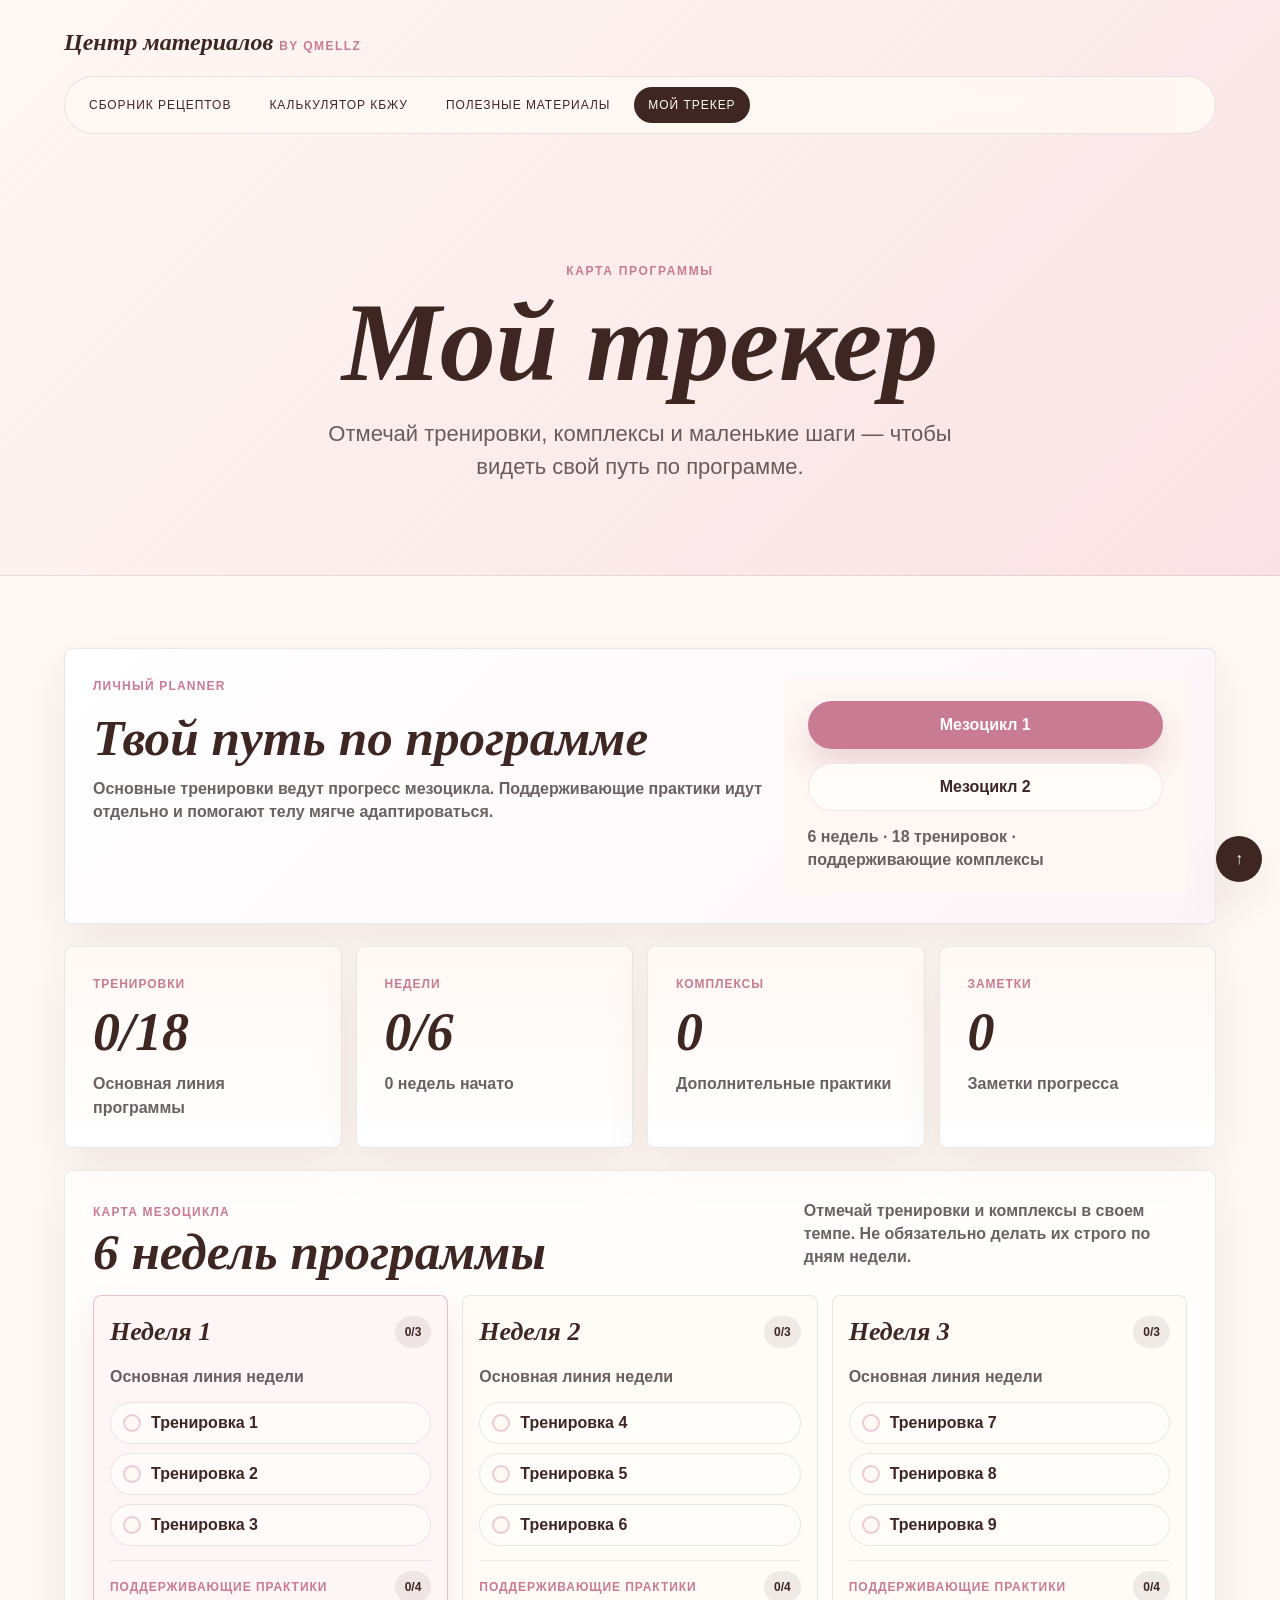
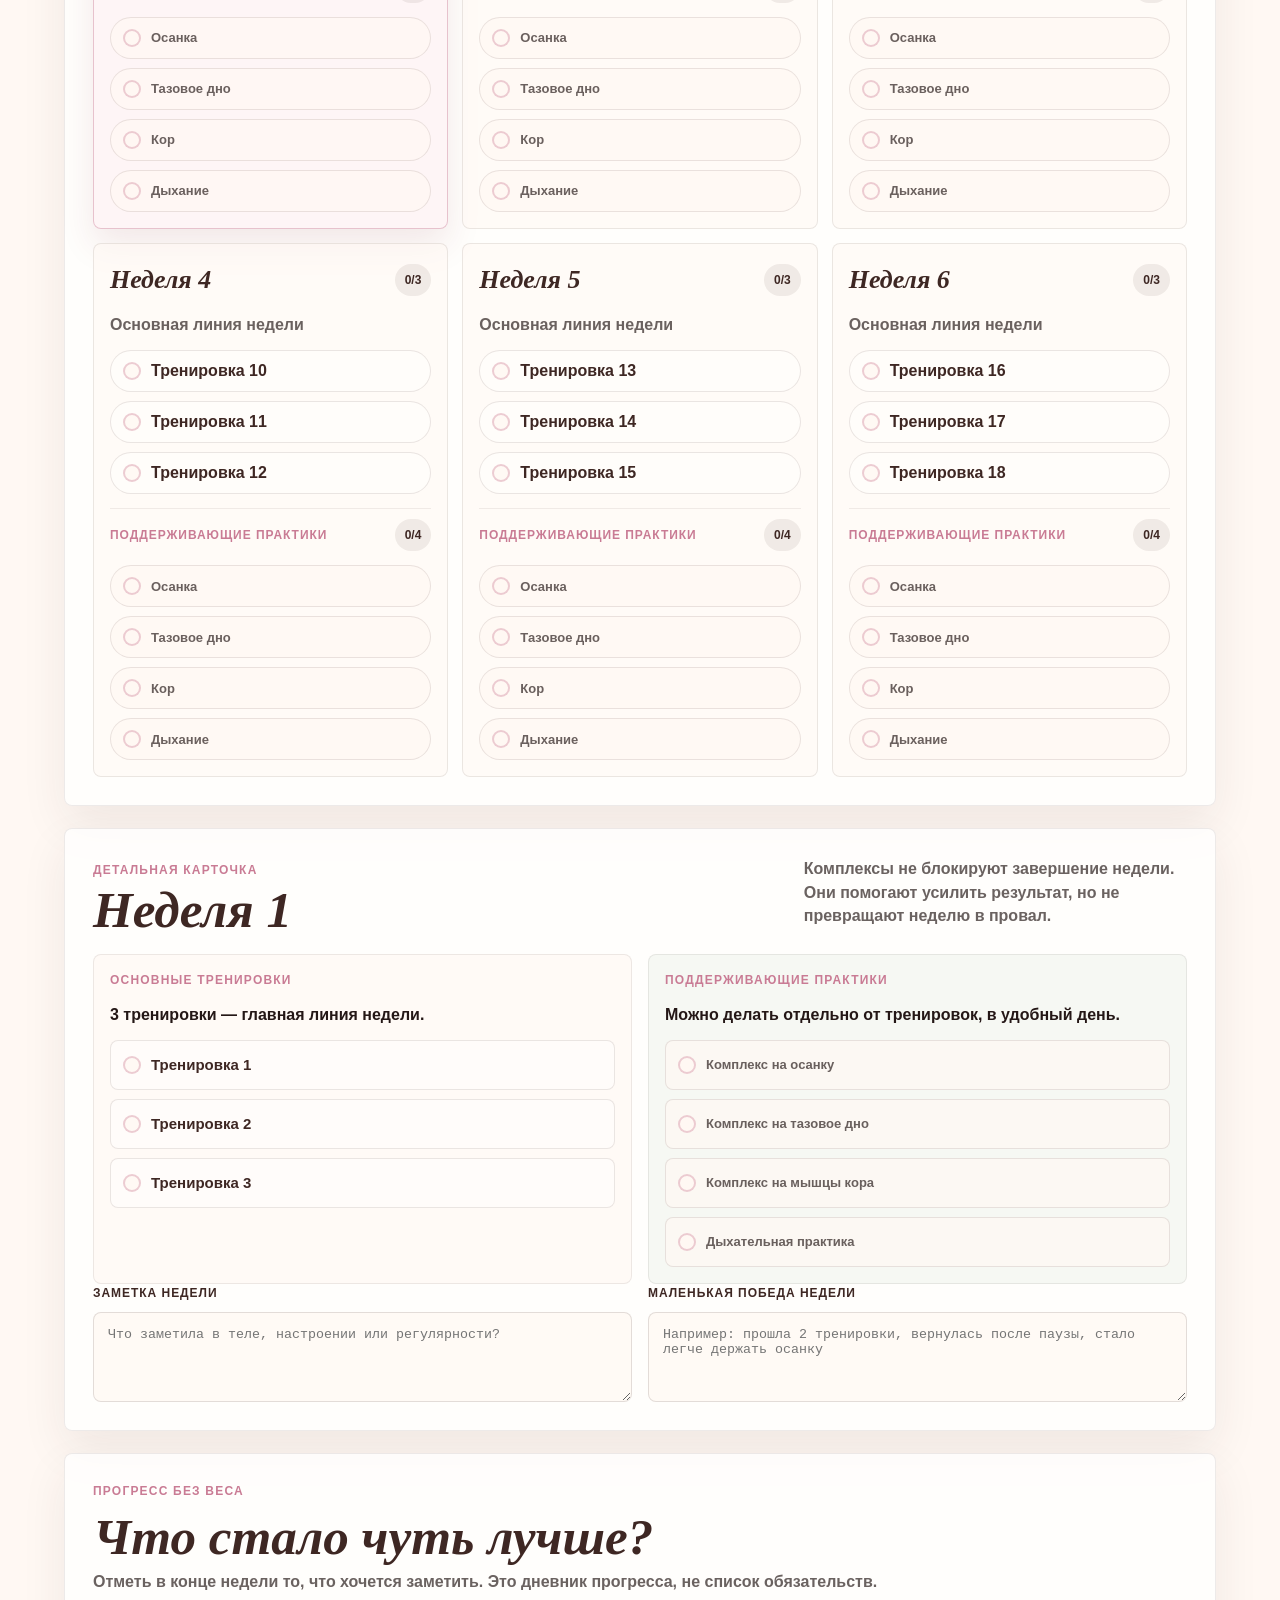
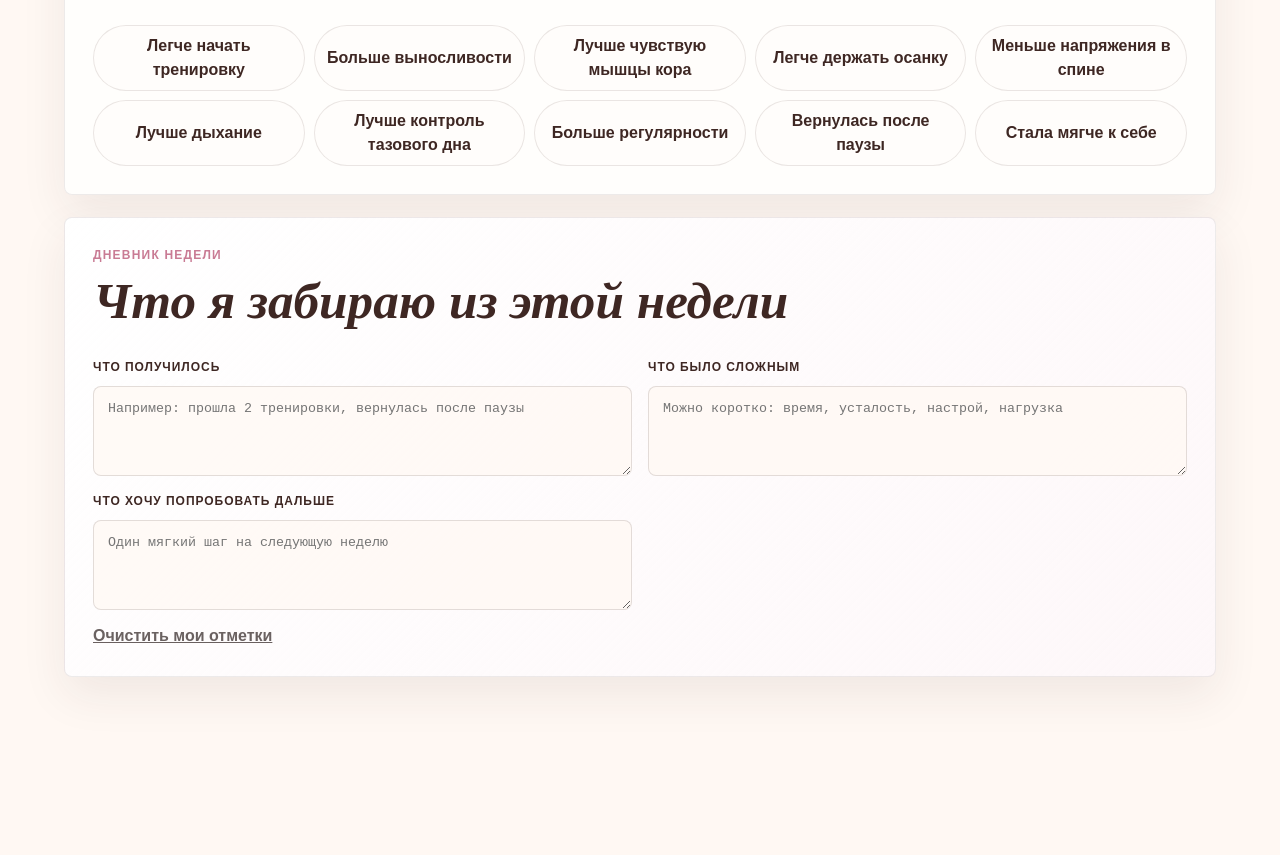
<file: tracker.html>
<!doctype html>
<html lang="ru">
<head>
  <meta charset="UTF-8">
  <meta name="viewport" content="width=device-width, initial-scale=1.0">
  <meta name="description" content="Мой трекер QMELLZ: карта прохождения программы, тренировки, поддерживающие практики и заметки прогресса.">
  <title>Gym Girls Club — мой трекер</title>
  <link rel="stylesheet" href="assets/css/materials.css?v=hub-8">
</head>
<body>
  <div class="materials-hub">
    <header class="hub-hero guide-hero tracker-hero" id="top">
      <div class="hub-brand">Центр материалов <span>by QMELLZ</span></div>

      <div class="hub-nav-wrap" aria-label="Навигация по материалам">
        <nav class="hub-nav">
          <a class="hub-nav__item" href="index.html#recipes">Сборник рецептов</a>
          <a class="hub-nav__item" href="calculator.html">Калькулятор КБЖУ</a>
          <a class="hub-nav__item" href="nutrition-guide.html">Полезные материалы</a>
          <a class="hub-nav__item is-active" href="tracker.html">Мой трекер</a>
        </nav>
      </div>

      <div class="hub-hero__content">
        <p class="hub-eyebrow">Карта программы</p>
        <h1>Мой трекер</h1>
        <p class="hub-lead">Отмечай тренировки, комплексы и маленькие шаги — чтобы видеть свой путь по программе.</p>
      </div>
    </header>

    <main>
      <section class="section tracker-shell" aria-label="Мой трекер прохождения программы">
        <article class="tracker-card tracker-program-hero">
          <div class="tracker-program-hero__copy">
            <span class="guide-kicker">Личный planner</span>
            <h2>Твой путь по программе</h2>
            <p>Основные тренировки ведут прогресс мезоцикла. Поддерживающие практики идут отдельно и помогают телу мягче адаптироваться.</p>
          </div>
          <div class="tracker-cycle-switch" role="group" aria-label="Выбор мезоцикла">
            <button type="button" data-tracker-cycle="1">Мезоцикл 1</button>
            <button type="button" data-tracker-cycle="2">Мезоцикл 2</button>
            <p data-tracker-cycle-summary>6 недель · 18 тренировок · поддерживающие комплексы</p>
          </div>
        </article>

        <section class="tracker-metrics" aria-label="Прогресс выбранного мезоцикла">
          <article class="tracker-card tracker-metric-card" data-tracker-metric="workouts">
            <span>Тренировки</span>
            <strong>0/18</strong>
            <p>Основная линия программы</p>
          </article>
          <article class="tracker-card tracker-metric-card" data-tracker-metric="weeks">
            <span>Недели</span>
            <strong>0/6</strong>
            <p>Завершены по 3 тренировкам</p>
          </article>
          <article class="tracker-card tracker-metric-card" data-tracker-metric="complexes">
            <span>Комплексы</span>
            <strong>0</strong>
            <p>Отдельные практики поддержки</p>
          </article>
          <article class="tracker-card tracker-metric-card" data-tracker-metric="notes">
            <span>Заметки</span>
            <strong>0</strong>
            <p>Личные наблюдения недели</p>
          </article>
        </section>

        <section class="tracker-card tracker-map-card" aria-labelledby="tracker-map-title">
          <div class="tracker-section-head tracker-section-head--split">
            <div>
              <span class="guide-kicker">Карта мезоцикла</span>
              <h2 id="tracker-map-title">6 недель программы</h2>
            </div>
            <p>Отмечай тренировки и комплексы в своем темпе. Не обязательно делать их строго по дням недели.</p>
          </div>
          <div class="tracker-program-map" data-tracker-program-map></div>
        </section>

        <section class="tracker-card tracker-week-detail" data-tracker-week-detail aria-live="polite"></section>

        <section class="tracker-card tracker-progress-journal" aria-labelledby="tracker-progress-title">
          <div class="tracker-section-head">
            <span class="guide-kicker">Прогресс без веса</span>
            <h2 id="tracker-progress-title">Что стало чуть лучше?</h2>
            <p>Отметь в конце недели то, что хочется заметить. Это дневник прогресса, не список обязательств.</p>
          </div>
          <div class="tracker-progress-options" data-tracker-progress-tags aria-label="Что стало чуть лучше"></div>
        </section>

        <section class="tracker-card tracker-diary-card" aria-labelledby="tracker-diary-title">
          <div class="tracker-section-head">
            <span class="guide-kicker">Дневник недели</span>
            <h2 id="tracker-diary-title">Что я забираю из этой недели</h2>
          </div>
          <div class="tracker-diary-grid">
            <label class="tracker-field">
              <span>Что получилось</span>
              <textarea data-tracker-diary-field="diaryWorked" rows="4" placeholder="Например: прошла 2 тренировки, вернулась после паузы"></textarea>
            </label>
            <label class="tracker-field">
              <span>Что было сложным</span>
              <textarea data-tracker-diary-field="diaryHard" rows="4" placeholder="Можно коротко: время, усталость, настрой, нагрузка"></textarea>
            </label>
            <label class="tracker-field">
              <span>Что хочу попробовать дальше</span>
              <textarea data-tracker-diary-field="diaryNext" rows="4" placeholder="Один мягкий шаг на следующую неделю"></textarea>
            </label>
          </div>
          <button class="tracker-reset-link" type="button" data-tracker-reset>Очистить мои отметки</button>
        </section>
      </section>
    </main>

    <a class="back-top" href="#top" aria-label="Наверх">↑</a>
  </div>

  <script src="assets/js/tracker.js?v=hub-4"></script>
</body>
</html>
</file>
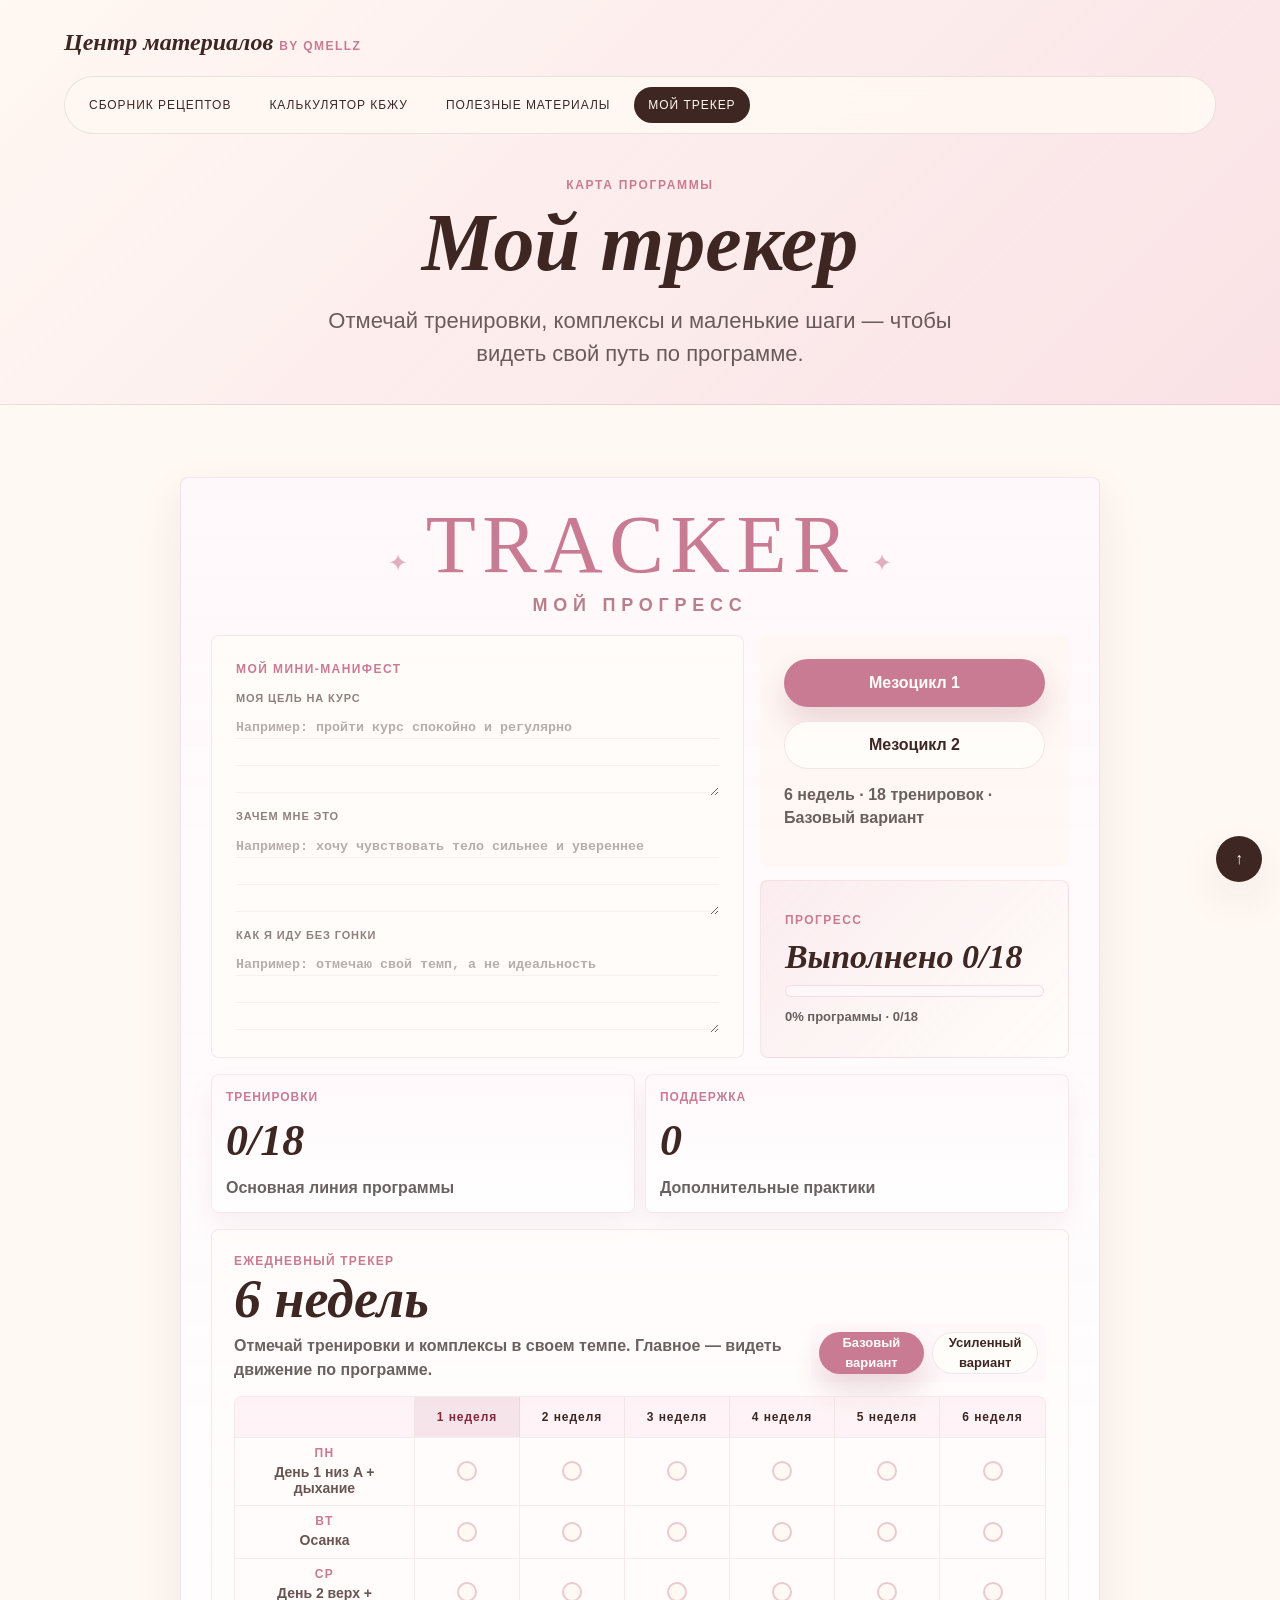
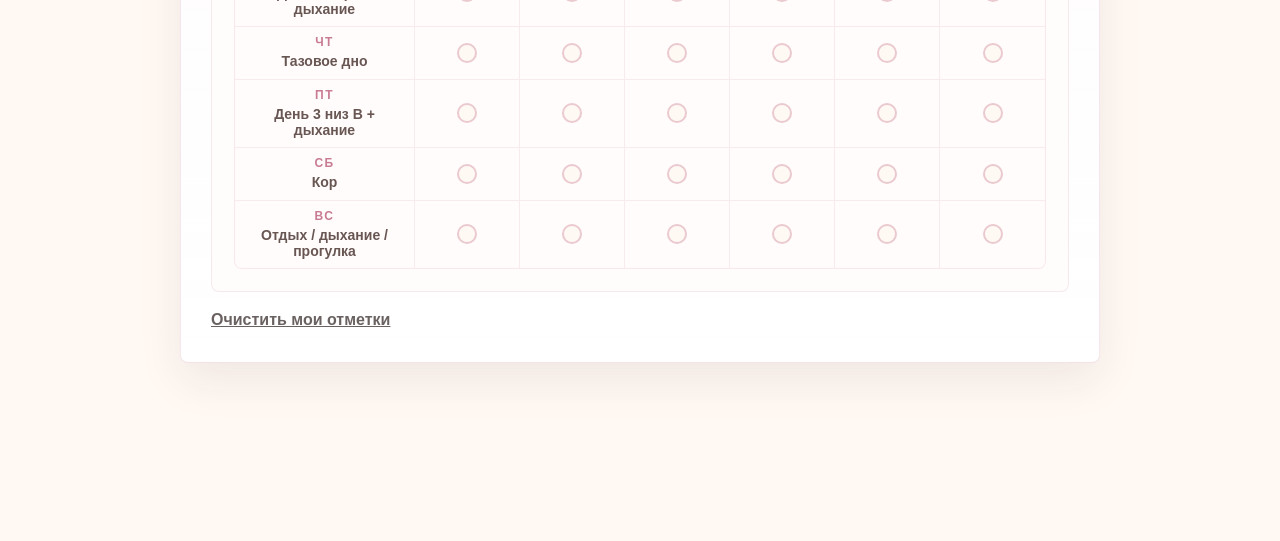
<file: materials-hub/tracker.html>
<!doctype html>
<html lang="ru">
<head>
  <meta charset="UTF-8">
  <meta name="viewport" content="width=device-width, initial-scale=1.0">
  <meta name="description" content="Мой трекер QMELLZ: карта прохождения программы, тренировки, поддерживающие практики и заметки прогресса.">
  <title>Gym Girls Club — мой трекер</title>
  <link rel="stylesheet" href="assets/css/materials.css?v=hub-12">
</head>
<body>
  <div class="materials-hub">
    <header class="hub-hero guide-hero tracker-hero" id="top">
      <div class="hub-brand">Центр материалов <span>by QMELLZ</span></div>

      <div class="hub-nav-wrap" aria-label="Навигация по материалам">
        <nav class="hub-nav">
          <a class="hub-nav__item" href="index.html#recipes">Сборник рецептов</a>
          <a class="hub-nav__item" href="calculator.html">Калькулятор КБЖУ</a>
          <a class="hub-nav__item" href="nutrition-guide.html">Полезные материалы</a>
          <a class="hub-nav__item is-active" href="tracker.html">Мой трекер</a>
        </nav>
      </div>

      <div class="hub-hero__content">
        <p class="hub-eyebrow">Карта программы</p>
        <h1>Мой трекер</h1>
        <p class="hub-lead">Отмечай тренировки, комплексы и маленькие шаги — чтобы видеть свой путь по программе.</p>
      </div>
    </header>

    <main>
      <section class="section tracker-shell" aria-label="Мой трекер прохождения программы">
        <article class="tracker-card tracker-planner-dashboard">
          <div class="tracker-planner-title" aria-label="Мой прогресс">
            <span aria-hidden="true">✦</span>
            <div>
              <strong>TRACKER</strong>
              <small>мой прогресс</small>
            </div>
            <span aria-hidden="true">✦</span>
          </div>

          <div class="tracker-dashboard-grid">
            <div class="tracker-goal-card tracker-manifest-card" aria-label="Мой мини-манифест">
              <span>Мой мини-манифест</span>
              <div class="tracker-manifest-fields">
                <label class="tracker-manifest-field">
                  <small>Моя цель на курс</small>
                  <textarea data-tracker-goal data-tracker-manifest-field="goal" rows="3" placeholder="Например: пройти курс спокойно и регулярно"></textarea>
                </label>
                <label class="tracker-manifest-field">
                  <small>Зачем мне это</small>
                  <textarea data-tracker-manifest-field="goalWhy" rows="3" placeholder="Например: хочу чувствовать тело сильнее и увереннее"></textarea>
                </label>
                <label class="tracker-manifest-field">
                  <small>Как я иду без гонки</small>
                  <textarea data-tracker-manifest-field="goalPace" rows="3" placeholder="Например: отмечаю свой темп, а не идеальность"></textarea>
                </label>
              </div>
            </div>

            <div class="tracker-dashboard-side">
              <div class="tracker-cycle-switch" role="group" aria-label="Выбор мезоцикла">
                <button type="button" data-tracker-cycle="1">Мезоцикл 1</button>
                <button type="button" data-tracker-cycle="2">Мезоцикл 2</button>
                <p data-tracker-cycle-summary>6 недель · 18 тренировок · поддерживающие комплексы</p>
              </div>
              <div class="tracker-status-card tracker-progress-card">
                <span>Прогресс</span>
                <strong data-tracker-status-line>Выполнено 0/18</strong>
                <div class="tracker-progress-line" aria-hidden="true">
                  <span data-tracker-progress-fill></span>
                </div>
                <p data-tracker-progress-caption>0% программы</p>
              </div>
            </div>
          </div>

          <section class="tracker-metrics" aria-label="Прогресс выбранного мезоцикла">
            <article class="tracker-metric-card" data-tracker-metric="workouts">
              <span>Тренировки</span>
              <strong>0/18</strong>
              <p>Основная линия программы</p>
            </article>
            <article class="tracker-metric-card" data-tracker-metric="complexes">
              <span>Поддержка</span>
              <strong>0</strong>
              <p>Отмеченные комплексы и восстановление</p>
            </article>
          </section>

          <section class="tracker-planner-table-section" aria-labelledby="tracker-map-title">
            <div class="tracker-planner-table-head">
              <div class="tracker-planner-table-copy">
                <span class="guide-kicker">Ежедневный трекер</span>
                <h2 id="tracker-map-title" data-tracker-planner-table-title>6 недель</h2>
                <p>Отмечай тренировки и комплексы в своем темпе. Главное — видеть движение по программе.</p>
              </div>
              <div class="tracker-variant-switch tracker-variant-switch--table" role="group" aria-label="Выбор варианта трекера">
                <button type="button" data-tracker-variant="base">Базовый вариант</button>
                <button type="button" data-tracker-variant="advanced">Усиленный вариант</button>
              </div>
            </div>
            <div class="tracker-program-map tracker-planner-table" data-tracker-program-map></div>
          </section>
          <button class="tracker-reset-link" type="button" data-tracker-reset>Очистить мои отметки</button>
        </article>
      </section>
    </main>

    <a class="back-top" href="#top" aria-label="Наверх">↑</a>
  </div>

  <script src="assets/js/tracker.js?v=hub-8"></script>
</body>
</html>
</file>
<file: assets/css/materials.css>
:root {
  --espresso: #3e2723;
  --deep-text: #241716;
  --cream: #fff8f3;
  --peony: #f4c9d6;
  --dusty-rose: #c97b94;
  --sage: #60766a;
  --sage-soft: rgba(96, 118, 106, 0.14);
  --surface: #ffffff;
  --soft-line: rgba(62, 39, 35, 0.12);
  --muted: rgba(36, 23, 22, 0.68);
  --shadow: 0 18px 46px rgba(62, 39, 35, 0.08);
}

*,
*::before,
*::after {
  box-sizing: border-box;
}

html {
  max-width: 100%;
  overflow-x: hidden;
  scroll-behavior: smooth;
}

body {
  margin: 0;
  max-width: 100%;
  overflow-x: hidden;
  background: var(--cream);
  color: var(--deep-text);
  font-family: Arial, sans-serif;
  line-height: 1.5;
}

button,
input {
  font: inherit;
}

select {
  font: inherit;
}

button {
  cursor: pointer;
}

a {
  color: inherit;
}

.materials-hub {
  min-height: 100vh;
  overflow-x: hidden;
}

.hub-hero {
  min-height: 480px;
  padding: 24px clamp(18px, 5vw, 72px) clamp(50px, 8vw, 92px);
  background:
    linear-gradient(135deg, rgba(255, 248, 243, 0.96), rgba(244, 201, 214, 0.48)),
    var(--cream);
  border-bottom: 1px solid var(--soft-line);
}

.hub-brand {
  color: var(--espresso);
  font-family: Georgia, "Times New Roman", serif;
  font-size: clamp(18px, 2vw, 24px);
  font-style: italic;
  font-weight: 700;
}

.hub-brand span {
  color: var(--dusty-rose);
  font-family: Arial, sans-serif;
  font-size: 12px;
  font-style: normal;
  letter-spacing: 0.12em;
  text-transform: uppercase;
}

.hub-nav-wrap {
  position: sticky;
  top: 0;
  z-index: 10;
  margin-top: 16px;
  overflow: hidden;
  border: 1px solid rgba(62, 39, 35, 0.1);
  border-radius: 999px;
  background: rgba(255, 248, 243, 0.86);
  backdrop-filter: blur(16px);
}

.hub-nav-wrap::after {
  content: "";
  position: absolute;
  top: 0;
  right: 0;
  bottom: 0;
  width: 44px;
  pointer-events: none;
  background: linear-gradient(90deg, rgba(255, 248, 243, 0), rgba(255, 248, 243, 0.92));
}

.hub-nav {
  display: flex;
  gap: 10px;
  align-items: center;
  overflow-x: auto;
  padding: 10px;
  scrollbar-width: none;
}

.hub-nav::-webkit-scrollbar {
  display: none;
}

.hub-nav__item {
  display: inline-flex;
  flex: 0 0 auto;
  min-height: 36px;
  align-items: center;
  justify-content: center;
  padding: 9px 14px;
  border-radius: 999px;
  color: var(--espresso);
  font-size: 12px;
  letter-spacing: 0.08em;
  text-decoration: none;
  text-transform: uppercase;
  white-space: nowrap;
}

.hub-nav__item.is-active {
  background: var(--espresso);
  color: var(--cream);
}

.hub-nav__item.is-muted {
  border: 1px solid rgba(62, 39, 35, 0.1);
  color: rgba(62, 39, 35, 0.52);
}

.hub-hero__content {
  max-width: 780px;
  margin: 0 auto;
  padding-top: clamp(70px, 10vw, 132px);
  text-align: center;
}

.hub-eyebrow {
  margin: 0 0 12px;
  color: var(--dusty-rose);
  font-size: 12px;
  font-weight: 700;
  letter-spacing: 0.14em;
  text-transform: uppercase;
}

.hub-hero h1,
.section-heading h2 {
  margin: 0;
  color: var(--espresso);
  font-family: Georgia, "Times New Roman", serif;
  font-weight: 700;
  letter-spacing: 0;
}

.hub-hero h1 {
  max-width: 720px;
  margin-left: auto;
  margin-right: auto;
  font-size: clamp(70px, 10vw, 132px);
  font-style: italic;
  line-height: 0.9;
}

.hub-lead {
  max-width: 640px;
  margin: 24px auto 0;
  color: var(--muted);
  font-size: clamp(17px, 2vw, 22px);
}

.hero-count {
  display: inline-flex;
  min-height: 38px;
  align-items: center;
  margin-top: 26px;
  padding: 0 14px;
  border-radius: 999px;
  background: rgba(255, 255, 255, 0.7);
  color: var(--espresso);
  font-weight: 700;
}

main {
  padding: clamp(34px, 6vw, 72px) clamp(16px, 5vw, 72px) 96px;
}

.section {
  max-width: 1180px;
  margin: 0 auto 82px;
  scroll-margin-top: 90px;
}

.section-heading {
  max-width: 760px;
  margin-bottom: 22px;
}

.section-heading h2 {
  font-size: clamp(34px, 5vw, 64px);
  line-height: 0.95;
}

.section-heading p,
.recipe-meta,
.recipe-note,
.shopping-panel p {
  color: var(--muted);
}

.section-heading p {
  margin: 14px 0 0;
  font-size: 16px;
}

.kbju-disclaimer {
  max-width: 940px;
  margin: 0 auto 18px;
  padding: 16px 18px;
  border: 1px solid rgba(62, 39, 35, 0.14);
  border-left: 4px solid var(--dusty-rose);
  border-radius: 8px;
  background: rgba(255, 255, 255, 0.78);
  color: var(--muted);
}

.kbju-disclaimer strong {
  display: block;
  margin-bottom: 6px;
  color: var(--espresso);
}

.kbju-disclaimer p {
  margin: 0;
}

.favorite-sauces {
  max-width: 940px;
  margin: 36px auto 0;
  padding: 18px;
  border: 1px solid rgba(62, 39, 35, 0.12);
  border-radius: 8px;
  background: rgba(255, 255, 255, 0.82);
  box-shadow: 0 12px 30px rgba(62, 39, 35, 0.04);
  scroll-margin-top: 220px;
}

.favorite-sauces__head {
  margin-bottom: 10px;
}

.favorite-sauces__head span {
  display: block;
  margin-bottom: 4px;
  color: var(--dusty-rose);
  font-size: 11px;
  font-weight: 700;
  letter-spacing: 0.12em;
  text-transform: uppercase;
}

.favorite-sauces__head h2 {
  margin: 0;
  color: var(--espresso);
  font-family: Georgia, "Times New Roman", serif;
  font-size: clamp(28px, 4vw, 42px);
  font-style: italic;
  line-height: 1;
}

.favorite-sauces__list {
  display: grid;
  grid-template-columns: repeat(3, minmax(0, 1fr));
  gap: 12px;
}

.recipes-toolbar {
  position: sticky;
  top: 62px;
  z-index: 5;
  display: grid;
  gap: 12px;
  margin-bottom: 24px;
  padding: 14px;
  border: 1px solid rgba(62, 39, 35, 0.1);
  border-radius: 8px;
  background: rgba(255, 255, 255, 0.88);
  box-shadow: 0 12px 30px rgba(62, 39, 35, 0.045);
  backdrop-filter: blur(16px);
}

.status-tabs,
.meal-jump,
.toolbar-meta,
.section-chips,
.recipe-meta,
.recipe-tags {
  width: 100%;
  min-width: 0;
  display: flex;
  flex-wrap: wrap;
  gap: 8px;
  align-items: center;
}

.toolbar-meta {
  justify-content: space-between;
  color: var(--muted);
  font-size: 14px;
}

.my-lists {
  display: grid;
  gap: 8px;
  padding: 10px;
  border: 1px solid rgba(207, 119, 147, 0.2);
  border-radius: 8px;
  background: rgba(255, 248, 250, 0.82);
}

.my-lists__title {
  color: var(--dusty-rose);
  font-size: 12px;
  font-weight: 800;
  letter-spacing: 0.08em;
  text-transform: uppercase;
}

.my-lists__actions {
  display: grid;
  grid-template-columns: repeat(3, minmax(0, 1fr));
  gap: 8px;
}

.my-list-button {
  min-width: 0;
  min-height: 48px;
  display: grid;
  grid-template-columns: 28px minmax(0, 1fr) 28px;
  align-items: center;
  gap: 8px;
  padding: 10px 12px;
  border: 1px solid rgba(207, 119, 147, 0.24);
  border-radius: 8px;
  background: #fff;
  color: var(--espresso);
  font-weight: 800;
  text-align: left;
  transition: transform 180ms ease, background-color 180ms ease, border-color 180ms ease;
}

.my-list-button:hover {
  transform: translateY(-1px);
}

.my-list-button.is-active {
  border-color: var(--dusty-rose);
  background: rgba(207, 119, 147, 0.13);
}

.my-list-button--cooked {
  border-color: rgba(96, 118, 106, 0.28);
}

.my-list-button--cooked.is-active {
  border-color: var(--sage);
  background: rgba(96, 118, 106, 0.14);
}

.my-list-button__icon,
.my-list-button strong {
  flex: 0 0 auto;
}

.my-list-button span:not(.my-list-button__icon) {
  min-width: 0;
  line-height: 1.2;
  overflow-wrap: anywhere;
}

.my-list-button__icon {
  width: 28px;
  height: 28px;
  display: inline-flex;
  align-items: center;
  justify-content: center;
  border-radius: 999px;
  background: rgba(207, 119, 147, 0.14);
  color: var(--dusty-rose);
}

.my-list-button--cooked .my-list-button__icon {
  background: rgba(96, 118, 106, 0.14);
  color: var(--sage);
}

.my-list-button--shopping {
  border-color: rgba(62, 39, 35, 0.16);
}

.my-list-button--shopping .my-list-button__icon {
  background: rgba(62, 39, 35, 0.08);
  color: var(--espresso);
}

.my-list-button strong {
  min-width: 28px;
  height: 28px;
  display: inline-flex;
  align-items: center;
  justify-content: center;
  border-radius: 999px;
  background: rgba(62, 39, 35, 0.08);
  color: var(--espresso);
  font-size: 13px;
}

.status-message {
  min-height: 21px;
  color: var(--sage);
  font-weight: 700;
}

.button,
.chip,
.text-button {
  border: 0;
  text-decoration: none;
  transition: transform 180ms ease, background-color 180ms ease, border-color 180ms ease;
}

.button:hover,
.chip:hover,
.text-button:hover {
  transform: translateY(-1px);
}

.button {
  display: inline-flex;
  min-height: 46px;
  align-items: center;
  justify-content: center;
  padding: 0 22px;
  border-radius: 999px;
  font-weight: 700;
}

.button--primary {
  background: var(--espresso);
  color: var(--cream);
}

.button--ghost {
  border: 1px solid rgba(62, 39, 35, 0.18);
  background: rgba(255, 255, 255, 0.58);
  color: var(--espresso);
}

.chip {
  min-height: 38px;
  padding: 0 14px;
  border: 1px solid rgba(62, 39, 35, 0.14);
  border-radius: 999px;
  background: rgba(255, 248, 243, 0.84);
  color: var(--espresso);
  white-space: nowrap;
}

a.chip {
  display: inline-flex;
  align-items: center;
}

.chip.is-active {
  border-color: var(--espresso);
  background: var(--espresso);
  color: var(--cream);
}

.chip span {
  opacity: 0.72;
}

.chip--jump {
  background: rgba(96, 118, 106, 0.1);
}

.chip--sauces {
  border-color: rgba(207, 119, 147, 0.24);
  background: rgba(255, 248, 250, 0.9);
  color: var(--dusty-rose);
  font-weight: 800;
}

.text-button {
  padding: 0;
  background: transparent;
  color: var(--dusty-rose);
  font-weight: 700;
}

.recipe-sections {
  display: grid;
  gap: 42px;
}

.recipe-section {
  scroll-margin-top: 250px;
}

.recipe-section__head {
  display: flex;
  gap: 16px;
  align-items: flex-end;
  justify-content: space-between;
  margin-bottom: 12px;
  padding-bottom: 12px;
  border-bottom: 1px solid var(--soft-line);
}

.recipe-section__head h3 {
  margin: 3px 0 0;
  color: var(--espresso);
  font-family: Georgia, "Times New Roman", serif;
  font-size: clamp(30px, 4vw, 48px);
  line-height: 1;
}

.recipe-section__count {
  color: var(--dusty-rose);
  font-size: 12px;
  font-weight: 700;
  letter-spacing: 0.08em;
  text-transform: uppercase;
}

.recipe-section__top {
  color: var(--dusty-rose);
  font-size: 14px;
  font-weight: 700;
  text-decoration: none;
}

.section-chips {
  margin-bottom: 14px;
}

.recipe-index {
  display: grid;
  gap: 6px;
  margin: 0 0 16px;
  padding: 12px;
  border: 1px solid rgba(62, 39, 35, 0.1);
  border-radius: 8px;
  background: rgba(255, 255, 255, 0.62);
}

.recipe-index__item {
  width: 100%;
  display: grid;
  grid-template-columns: minmax(0, 1fr) auto;
  gap: 10px;
  align-items: center;
  padding: 9px 0;
  border-bottom: 1px solid var(--soft-line);
  color: var(--espresso);
}

.recipe-index__item.is-want {
  color: var(--dusty-rose);
}

.recipe-index__item.is-cooked {
  color: var(--sage);
}

.recipe-index__item:last-child {
  border-bottom: 0;
}

.recipe-index__open {
  min-width: 0;
  display: grid;
  grid-template-columns: 28px minmax(0, 1fr);
  gap: 8px;
  align-items: center;
  padding: 0;
  border: 0;
  background: transparent;
  color: inherit;
  font-weight: 700;
  text-align: left;
}

.recipe-index__open span {
  color: var(--dusty-rose);
  font-size: 12px;
}

.recipe-index__open strong {
  min-width: 0;
  overflow-wrap: anywhere;
}

.recipe-grid,
.bonus-grid,
.shopping-layout {
  display: grid;
  gap: 14px;
}

.recipe-grid {
  grid-template-columns: repeat(3, minmax(0, 1fr));
  width: 100%;
}

.recipe-card,
.bonus-card,
.shopping-list,
.shopping-panel {
  border: 1px solid rgba(62, 39, 35, 0.1);
  border-radius: 8px;
  background: rgba(255, 255, 255, 0.82);
  box-shadow: 0 12px 30px rgba(62, 39, 35, 0.045);
}

.recipe-card {
  min-width: 0;
  width: 100%;
  max-width: 100%;
  overflow: hidden;
  scroll-margin-top: 250px;
}

.recipe-card:hover {
  transform: translateY(-2px);
}

.recipe-card.is-want {
  border-color: rgba(201, 123, 148, 0.42);
}

.recipe-card.is-cooked {
  border-color: rgba(96, 118, 106, 0.45);
  background: linear-gradient(135deg, rgba(96, 118, 106, 0.13), rgba(255, 255, 255, 0.9));
}

.recipe-summary {
  width: 100%;
  min-width: 0;
  display: grid;
  grid-template-columns: minmax(0, 1fr) auto;
  gap: 12px;
  align-items: start;
  padding: 18px;
}

.recipe-main-toggle {
  display: block;
  width: 100%;
  min-width: 0;
  padding: 0;
  border: 0;
  background: transparent;
  color: inherit;
  text-align: left;
}

.recipe-category {
  color: var(--dusty-rose);
  font-size: 12px;
  font-weight: 700;
  letter-spacing: 0.08em;
  text-transform: uppercase;
}

.recipe-title {
  margin: 6px 0 10px;
  color: var(--espresso);
  font-size: 19px;
  line-height: 1.2;
  overflow-wrap: anywhere;
}

.recipe-pill,
.tag {
  display: inline-flex;
  min-width: 0;
  max-width: 100%;
  align-items: center;
  min-height: 28px;
  padding: 0 9px;
  border-radius: 999px;
  background: rgba(244, 201, 214, 0.42);
  color: var(--espresso);
  font-size: 12px;
  font-weight: 700;
  overflow-wrap: anywhere;
  white-space: normal;
}

.recipe-pill--cooked {
  background: var(--sage-soft);
  color: var(--sage);
}

.recipe-pill--want {
  background: rgba(201, 123, 148, 0.18);
  color: var(--dusty-rose);
}

.recipe-card-actions {
  display: flex;
  gap: 7px;
  align-items: center;
  justify-content: flex-end;
  flex-wrap: wrap;
}

.recipe-open,
.status-icon {
  width: 34px;
  height: 34px;
  border: 0;
  border-radius: 999px;
  display: grid;
  flex: 0 0 34px;
  place-items: center;
  background: var(--peony);
  color: var(--espresso);
  font-weight: 700;
}

.status-icon {
  border: 1px solid rgba(62, 39, 35, 0.12);
  background: var(--cream);
  color: var(--dusty-rose);
  font-size: 17px;
}

.status-icon--shopping {
  color: var(--espresso);
}

.status-icon--remove-cooked {
  color: var(--muted);
  font-size: 22px;
  line-height: 1;
}

.status-icon.is-active {
  border-color: transparent;
  background: var(--dusty-rose);
  color: #ffffff;
}

.status-icon--shopping.is-active {
  background: var(--espresso);
}

.mark-cooked-button {
  min-height: 34px;
  padding: 0 12px;
  border: 1px solid rgba(96, 118, 106, 0.24);
  border-radius: 999px;
  background: rgba(96, 118, 106, 0.1);
  color: var(--sage);
  font-size: 13px;
  font-weight: 800;
}

.recipe-block {
  margin-top: 16px;
}

.recipe-block h4 {
  margin: 0 0 8px;
  color: var(--espresso);
}

.recipe-block p,
.recipe-block ol {
  margin: 0;
}

.recipe-block ol {
  padding-left: 22px;
}

.recipe-block li + li {
  margin-top: 8px;
}

.recipe-note {
  margin-top: 14px;
  padding: 12px;
  border-left: 4px solid var(--sage);
  border-radius: 8px;
  background: var(--sage-soft);
}

.recipe-modal[hidden] {
  display: none;
}

.recipe-modal {
  position: fixed;
  inset: 0;
  z-index: 40;
  display: grid;
  place-items: center;
  padding: 24px;
}

.recipe-modal__backdrop {
  position: absolute;
  inset: 0;
  border: 0;
  background: rgba(36, 23, 22, 0.36);
}

.recipe-modal__panel {
  position: relative;
  z-index: 1;
  width: min(720px, 100%);
  height: min(760px, calc(100vh - 48px));
  max-height: min(760px, calc(100vh - 48px));
  overflow: hidden;
  display: flex;
  flex-direction: column;
  border: 1px solid rgba(62, 39, 35, 0.14);
  border-radius: 12px;
  background: var(--surface);
  box-shadow: 0 28px 80px rgba(62, 39, 35, 0.22);
}

[data-recipe-modal-content] {
  min-height: 0;
  height: 100%;
  display: flex;
  flex-direction: column;
}

.recipe-modal__head {
  display: grid;
  grid-template-columns: minmax(0, 1fr) auto;
  gap: 16px;
  align-items: start;
  padding: 22px 22px 14px;
  border-bottom: 1px solid var(--soft-line);
}

.recipe-modal__head h3 {
  margin: 6px 0 0;
  color: var(--espresso);
  font-family: Georgia, "Times New Roman", serif;
  font-size: clamp(28px, 4vw, 46px);
  line-height: 1;
  overflow-wrap: anywhere;
}

.recipe-modal__actions {
  display: flex;
  gap: 8px;
  align-items: center;
}

.recipe-modal__close {
  width: 38px;
  height: 38px;
  border: 0;
  border-radius: 999px;
  display: grid;
  place-items: center;
  background: var(--espresso);
  color: var(--cream);
  font-size: 25px;
  line-height: 1;
}

.recipe-modal__body {
  min-height: 0;
  flex: 1 1 auto;
  overflow-y: auto;
  overscroll-behavior: contain;
  -webkit-overflow-scrolling: touch;
  padding: 18px 22px;
}

.recipe-modal__meta {
  margin-top: 12px;
}

.recipe-modal__footer {
  flex: 0 0 auto;
  padding: 14px 22px 20px;
  border-top: 1px solid var(--soft-line);
  background: var(--surface);
}

.recipe-modal__footer .button {
  width: 100%;
}

body.is-modal-open {
  overflow: hidden;
}

.bonus-grid {
  grid-template-columns: repeat(3, minmax(0, 1fr));
}

.bonus-card,
.shopping-list,
.shopping-panel {
  padding: 20px;
}

.bonus-card h3,
.shopping-panel h3 {
  margin: 0 0 8px;
  color: var(--espresso);
}

.sauce-row,
.booster-row,
.shopping-item {
  padding: 12px 0;
  border-bottom: 1px solid var(--soft-line);
}

.sauce-row:last-child,
.booster-row:last-child,
.shopping-item:last-child {
  border-bottom: 0;
}

.favorite-sauces .sauce-row {
  padding: 12px;
  border: 1px solid rgba(62, 39, 35, 0.1);
  border-radius: 8px;
  background: rgba(255, 248, 243, 0.54);
}

.favorite-sauces .sauce-row:last-child {
  border-bottom: 1px solid rgba(62, 39, 35, 0.1);
}

.sauce-row strong,
.booster-row strong {
  display: block;
  color: var(--espresso);
}

.booster-row span {
  display: block;
  margin-top: 4px;
  color: var(--muted);
}

.sauce-row ul {
  display: flex;
  flex-wrap: wrap;
  gap: 6px;
  margin: 8px 0;
  padding: 0;
  list-style: none;
}

.sauce-row li,
.sauce-pair {
  display: inline-flex;
  min-height: 28px;
  align-items: center;
  padding: 0 9px;
  border-radius: 999px;
  background: rgba(244, 201, 214, 0.34);
  color: var(--espresso);
  font-size: 13px;
}

.sauce-pair {
  background: var(--sage-soft);
  color: var(--sage);
  font-weight: 700;
}

.shopping-layout {
  grid-template-columns: minmax(0, 1fr) 280px;
  gap: 16px;
}

.shopping-list {
  display: grid;
  gap: 14px;
}

.shopping-recipe {
  padding: 14px;
  border: 1px solid rgba(62, 39, 35, 0.1);
  border-radius: 8px;
  background: rgba(255, 255, 255, 0.7);
}

.shopping-recipe h3 {
  margin: 0 0 8px;
  color: var(--espresso);
  font-size: 18px;
  line-height: 1.2;
}

.shopping-item label {
  display: flex;
  gap: 10px;
  align-items: flex-start;
}

.shopping-item input {
  margin-top: 4px;
  accent-color: var(--dusty-rose);
}

.shopping-item.is-checked span {
  color: var(--espresso);
  font-weight: 700;
}

.shopping-panel {
  position: sticky;
  top: 120px;
  align-self: start;
}

.shopping-panel .button {
  width: 100%;
  margin-top: 10px;
}

.shopping-hint {
  margin: 0 0 12px;
  color: var(--muted);
}

.back-top {
  position: fixed;
  right: 18px;
  bottom: 18px;
  z-index: 20;
  width: 46px;
  height: 46px;
  display: grid;
  place-items: center;
  border-radius: 50%;
  background: var(--espresso);
  color: var(--cream);
  text-decoration: none;
  box-shadow: var(--shadow);
}

.empty-state {
  grid-column: 1 / -1;
  padding: 24px;
  border: 1px dashed rgba(62, 39, 35, 0.24);
  border-radius: 8px;
  color: var(--muted);
  text-align: center;
}

.calculator-hero {
  min-height: 320px;
}

.calculator-hero .hub-hero__content {
  max-width: 900px;
  padding-top: clamp(46px, 6vw, 74px);
  text-align: center;
}

.calculator-hero h1 {
  max-width: 760px;
  margin-left: auto;
  margin-right: auto;
  font-size: clamp(42px, 6.4vw, 82px);
  line-height: 0.95;
}

.calculator-section {
  max-width: 1040px;
}

.calculator-section .kbju-disclaimer {
  text-align: center;
}

.calculator-layout {
  display: grid;
  grid-template-columns: minmax(0, 1.05fr) minmax(320px, 0.95fr);
  gap: 18px;
  align-items: start;
  justify-content: center;
}

.calculator-layout:not(.is-calculated) {
  max-width: 620px;
  grid-template-columns: minmax(0, 1fr);
  margin-left: auto;
  margin-right: auto;
}

.calculator-card,
.calculator-result {
  border: 1px solid rgba(62, 39, 35, 0.12);
  border-radius: 8px;
  background: rgba(255, 255, 255, 0.84);
  box-shadow: 0 12px 30px rgba(62, 39, 35, 0.045);
}

.calculator-card {
  display: grid;
  gap: 16px;
  padding: 18px;
  text-align: center;
}

.calculator-heading {
  max-width: 100%;
  margin-bottom: 0;
  text-align: center;
}

.calculator-kicker {
  display: block;
  margin-bottom: 6px;
  color: var(--dusty-rose);
  font-size: 12px;
  font-weight: 800;
  letter-spacing: 0.12em;
  text-transform: uppercase;
}

.calculator-fields {
  display: grid;
  grid-template-columns: repeat(3, minmax(0, 1fr));
  gap: 10px;
}

.calculator-fields--activity {
  grid-template-columns: repeat(2, minmax(0, 1fr));
}

.calculator-field {
  display: grid;
  gap: 7px;
  color: var(--espresso);
  font-weight: 800;
  text-align: left;
}

.calculator-field span,
.calculator-goals legend {
  color: var(--dusty-rose);
  font-size: 12px;
  font-weight: 800;
  letter-spacing: 0.08em;
  text-transform: uppercase;
}

.calculator-field input,
.calculator-field select {
  width: 100%;
  min-height: 48px;
  padding: 0 13px;
  border: 1px solid rgba(62, 39, 35, 0.16);
  border-radius: 8px;
  background: rgba(255, 248, 243, 0.62);
  color: var(--deep-text);
  font-size: 16px;
  font-weight: 700;
  outline: 0;
  text-align: center;
  text-overflow: ellipsis;
}

.calculator-field select {
  text-align: left;
}

.calculator-field input::placeholder {
  color: rgba(36, 23, 22, 0.52);
}

.calculator-field input:focus,
.calculator-field select:focus {
  border-color: var(--dusty-rose);
  box-shadow: 0 0 0 3px rgba(201, 123, 148, 0.14);
}

.calculator-goals {
  display: grid;
  gap: 8px;
  margin: 0;
  padding: 0;
  border: 0;
  text-align: left;
}

.calculator-goals legend {
  margin-bottom: 2px;
  text-align: center;
}

.goal-option {
  min-width: 0;
  display: grid;
  grid-template-columns: minmax(0, 1fr);
  gap: 6px;
  align-items: center;
  padding: 14px;
  border: 1px solid rgba(62, 39, 35, 0.12);
  border-radius: 8px;
  background: rgba(255, 248, 243, 0.6);
  color: var(--espresso);
  text-align: center;
  cursor: pointer;
}

.goal-option.is-selected {
  border-color: rgba(201, 123, 148, 0.5);
  background: rgba(244, 201, 214, 0.24);
  box-shadow: inset 0 0 0 1px rgba(201, 123, 148, 0.2);
}

.goal-option input {
  position: absolute;
  width: 1px;
  height: 1px;
  overflow: hidden;
  clip: rect(0 0 0 0);
  clip-path: inset(50%);
  white-space: nowrap;
  accent-color: var(--dusty-rose);
}

.goal-option strong,
.goal-option small {
  display: block;
}

.goal-option strong {
  line-height: 1.2;
}

.goal-option small {
  margin-top: 4px;
  color: var(--muted);
  font-weight: 400;
  line-height: 1.35;
}

.calculator-error {
  min-height: 21px;
  margin: 0;
  color: var(--dusty-rose);
  font-weight: 800;
}

.calculator-submit {
  width: 100%;
}

.calculator-result {
  position: sticky;
  top: 92px;
  display: grid;
  gap: 16px;
  padding: 18px;
  text-align: center;
}

.calculator-result[hidden] {
  display: none;
}

.calculator-result__head {
  padding: 18px;
  border-radius: 8px;
  background: var(--espresso);
  color: var(--cream);
}

.calculator-result__head span {
  display: block;
  color: var(--peony);
  font-size: 12px;
  font-weight: 800;
  letter-spacing: 0.12em;
  text-transform: uppercase;
}

.calculator-result__head strong {
  display: block;
  margin-top: 8px;
  font-family: Georgia, "Times New Roman", serif;
  font-size: clamp(40px, 7vw, 64px);
  line-height: 0.95;
}

.calculator-result__head p {
  margin: 12px 0 0;
  color: rgba(255, 248, 243, 0.82);
}

.calculator-warning {
  padding: 12px 14px;
  border: 1px solid rgba(201, 123, 148, 0.28);
  border-left: 4px solid var(--dusty-rose);
  border-radius: 8px;
  background: rgba(244, 201, 214, 0.18);
  color: var(--espresso);
  font-weight: 700;
}

.macro-meter {
  display: flex;
  width: 100%;
  height: 12px;
  overflow: hidden;
  border-radius: 999px;
  background: rgba(62, 39, 35, 0.08);
}

.macro-meter span {
  min-width: 4px;
  transition: width 220ms ease;
}

.macro-meter__protein {
  background: var(--dusty-rose);
}

.macro-meter__fat {
  background: var(--sage);
}

.macro-meter__carbs {
  background: var(--espresso);
}

.macro-result span {
  display: inline-flex;
  align-items: center;
  justify-content: center;
  gap: 6px;
}

.macro-dot {
  width: 9px;
  height: 9px;
  flex: 0 0 auto;
  border-radius: 50%;
}

.macro-dot--protein {
  background: var(--dusty-rose);
}

.macro-dot--fat {
  background: var(--sage);
}

.macro-dot--carbs {
  background: var(--espresso);
}

.macro-results {
  display: grid;
  grid-template-columns: repeat(3, minmax(0, 1fr));
  gap: 8px;
}

.macro-result {
  padding: 12px;
  border: 1px solid rgba(62, 39, 35, 0.1);
  border-radius: 8px;
  background: rgba(255, 248, 243, 0.72);
}

.macro-result span {
  color: var(--muted);
  font-size: 12px;
  font-weight: 800;
  text-transform: uppercase;
}

.macro-result strong {
  display: block;
  margin-top: 6px;
  color: var(--espresso);
  font-size: 22px;
}

.calculator-details {
  display: grid;
  gap: 8px;
  color: var(--muted);
}

.calculator-details span {
  display: grid;
  grid-template-columns: minmax(0, 1fr) auto;
  gap: 12px;
  padding-bottom: 8px;
  border-bottom: 1px solid var(--soft-line);
  text-align: left;
}

.calculator-details span:last-child {
  padding-bottom: 0;
  border-bottom: 0;
}

.calculator-details strong {
  color: var(--espresso);
}

.guide-hero {
  min-height: 520px;
}

.guide-hero h1 {
  font-size: clamp(56px, 9vw, 112px);
}

.guide-shell {
  display: grid;
  gap: 46px;
}

.guide-grid {
  display: grid;
  grid-template-columns: repeat(2, minmax(0, 1fr));
  gap: 16px;
}

.guide-grid--intro {
  align-items: stretch;
}

.nutrition-scanner {
  display: grid;
  grid-template-columns: minmax(0, 1.05fr) minmax(280px, 0.95fr);
  gap: 18px;
  align-items: stretch;
  padding: clamp(20px, 4vw, 34px);
  border: 1px solid rgba(62, 39, 35, 0.12);
  border-radius: 8px;
  background:
    linear-gradient(135deg, rgba(255, 255, 255, 0.94), rgba(255, 248, 243, 0.78)),
    var(--cream);
  box-shadow: var(--shadow);
}

.nutrition-scanner__main {
  display: grid;
  align-content: start;
  gap: 14px;
}

.nutrition-scanner__main h2 {
  max-width: 620px;
  margin: 0;
  color: var(--espresso);
  font-family: Georgia, "Times New Roman", serif;
  font-size: clamp(32px, 4.8vw, 58px);
  font-style: italic;
  line-height: 0.96;
}

.nutrition-scanner__main p {
  max-width: 560px;
  margin: 0;
  color: var(--muted);
  font-size: 17px;
}

.scanner-result {
  min-height: 112px;
  border: 1px solid rgba(62, 39, 35, 0.1);
  background: rgba(255, 255, 255, 0.92);
  color: var(--espresso);
}

.scanner-result__status {
  color: var(--espresso);
  font-family: Georgia, "Times New Roman", serif;
  font-size: clamp(22px, 3vw, 32px);
  font-weight: 700;
  line-height: 1;
}

.scanner-result__advice,
.scanner-result__tip {
  color: var(--muted);
  font-weight: 700;
}

.scanner-result__tip {
  padding-top: 3px;
  color: var(--espresso);
}

.scanner-zone-grid {
  display: grid;
  gap: 10px;
}

.scanner-zone-grid .guide-zone {
  box-shadow: none;
}

.guide-panel,
.guide-zone,
.guide-mini-card,
.cycle-card,
.guide-cta {
  border: 1px solid rgba(62, 39, 35, 0.12);
  border-radius: 8px;
  background: rgba(255, 255, 255, 0.78);
  box-shadow: var(--shadow);
}

.guide-panel {
  display: grid;
  align-content: start;
  gap: 14px;
  padding: clamp(18px, 3vw, 28px);
}

.guide-panel--dark {
  background: var(--espresso);
  color: var(--cream);
}

.guide-panel--dark h2,
.guide-panel--dark .guide-kicker {
  color: var(--cream);
}

.guide-panel h2,
.guide-panel h3,
.guide-zone h3,
.guide-mini-card h3,
.cycle-card h3,
.guide-cta h3 {
  margin: 0;
  color: var(--espresso);
  font-family: Georgia, "Times New Roman", serif;
  font-size: clamp(24px, 3vw, 38px);
  line-height: 1;
}

.guide-panel--dark p,
.guide-panel--dark .guide-result {
  color: rgba(255, 248, 243, 0.86);
}

.guide-panel p,
.guide-zone p,
.guide-mini-card p,
.cycle-card p {
  margin: 0;
  color: var(--muted);
}

.guide-kicker,
.guide-zone span,
.guide-mini-card span,
.cycle-card span {
  color: var(--dusty-rose);
  font-size: 12px;
  font-weight: 800;
  letter-spacing: 0.1em;
  text-transform: uppercase;
}

.guide-search {
  display: grid;
  gap: 8px;
  font-weight: 800;
}

.guide-search span {
  color: inherit;
  font-size: 12px;
  letter-spacing: 0.08em;
  text-transform: uppercase;
}

.guide-search input {
  width: 100%;
  min-height: 50px;
  padding: 0 14px;
  border: 1px solid rgba(62, 39, 35, 0.16);
  border-radius: 8px;
  background: rgba(255, 248, 243, 0.92);
  color: var(--deep-text);
  font-size: 16px;
  font-weight: 700;
  outline: 0;
}

.guide-search input:focus {
  border-color: var(--dusty-rose);
  box-shadow: 0 0 0 3px rgba(201, 123, 148, 0.14);
}

.guide-result {
  display: grid;
  gap: 5px;
  min-height: 74px;
  padding: 14px;
  border-radius: 8px;
  background: rgba(255, 248, 243, 0.1);
  color: var(--muted);
  font-weight: 700;
}

.guide-result strong {
  color: inherit;
}

.guide-result--green {
  background: rgba(96, 118, 106, 0.14);
  color: var(--sage);
}

.guide-result--amber {
  background: rgba(200, 148, 60, 0.16);
  color: #8a5b14;
}

.guide-result--rose {
  background: rgba(201, 123, 148, 0.16);
  color: var(--dusty-rose);
}

.guide-result--neutral {
  background: rgba(62, 39, 35, 0.06);
  color: var(--muted);
}

.guide-section {
  display: grid;
  gap: 18px;
}

.guide-zone-grid,
.cycle-grid,
.guide-card-list {
  display: grid;
  grid-template-columns: repeat(3, minmax(0, 1fr));
  gap: 14px;
}

.guide-card-list {
  grid-template-columns: repeat(4, minmax(0, 1fr));
}

.guide-zone,
.guide-mini-card,
.cycle-card {
  display: grid;
  gap: 10px;
  padding: 18px;
}

.guide-zone {
  border-top: 5px solid var(--sage);
}

.guide-zone--amber {
  border-top-color: #c8943c;
}

.guide-zone--rose {
  border-top-color: var(--dusty-rose);
}

.guide-filter-row {
  display: flex;
  flex-wrap: wrap;
  gap: 8px;
}

.guide-cta {
  display: flex;
  gap: 18px;
  align-items: center;
  justify-content: space-between;
  padding: 18px;
  background: rgba(244, 201, 214, 0.22);
}

.materials-guide {
  gap: 28px;
}

.materials-library {
  display: grid;
  gap: 20px;
}

.materials-library__head {
  max-width: 760px;
}

.materials-library__grid {
  display: grid;
  grid-template-columns: repeat(4, minmax(0, 1fr));
  gap: 14px;
}

.material-card {
  display: grid;
  align-content: start;
  gap: 10px;
  min-height: 220px;
  padding: 18px;
  border: 1px solid rgba(62, 39, 35, 0.12);
  border-radius: 8px;
  background: rgba(255, 255, 255, 0.78);
  box-shadow: var(--shadow);
  color: inherit;
  text-decoration: none;
  transition: transform 0.18s ease, border-color 0.18s ease, box-shadow 0.18s ease;
}

.material-card:hover,
.material-card:focus-visible,
.material-card.is-active {
  border-color: rgba(201, 123, 148, 0.42);
  box-shadow: 0 18px 42px rgba(62, 39, 35, 0.12);
  transform: translateY(-2px);
}

.material-card--tool {
  background:
    linear-gradient(135deg, rgba(62, 39, 35, 0.95), rgba(95, 69, 62, 0.88)),
    var(--espresso);
  color: var(--cream);
}

.material-card span,
.material-panel__head span,
.material-note span {
  color: var(--dusty-rose);
  font-size: 12px;
  font-weight: 800;
  letter-spacing: 0.1em;
  text-transform: uppercase;
}

.material-card--tool span {
  color: rgba(255, 248, 243, 0.72);
}

.material-card h3,
.material-panel__head h2,
.material-action h3,
.material-soft-plan h3,
.material-warning h3,
.material-check-card h3 {
  margin: 0;
  color: var(--espresso);
  font-family: Georgia, "Times New Roman", serif;
  line-height: 1;
}

.material-card h3 {
  font-size: clamp(24px, 2.5vw, 34px);
}

.material-card--tool h3 {
  color: var(--cream);
}

.material-card p {
  margin: 0;
  color: var(--muted);
  font-weight: 700;
  line-height: 1.45;
}

.material-card--tool p {
  color: rgba(255, 248, 243, 0.82);
}

.material-reader {
  display: grid;
  gap: 16px;
}

.material-reader__bar {
  position: sticky;
  top: 12px;
  z-index: 5;
  display: flex;
  flex-wrap: wrap;
  gap: 10px 14px;
  align-items: center;
  justify-content: space-between;
  padding: 8px 0;
  border-radius: 8px;
  background: linear-gradient(180deg, rgba(255, 248, 243, 0.96), rgba(255, 248, 243, 0.74));
  backdrop-filter: blur(16px);
}

.material-reader__bar > span {
  padding: 8px 12px;
  border: 1px solid rgba(62, 39, 35, 0.08);
  border-radius: 999px;
  background: rgba(255, 253, 250, 0.82);
  color: var(--muted);
  font-size: 13px;
  font-weight: 900;
  letter-spacing: 0.08em;
  line-height: 1.1;
  text-transform: uppercase;
}

.material-reader__back {
  display: inline-flex;
  align-items: center;
  gap: 8px;
  min-height: 40px;
  padding: 0 16px;
  border: 1px solid rgba(201, 123, 148, 0.22);
  border-radius: 999px;
  background: var(--dusty-rose);
  color: #fffdfa;
  box-shadow: 0 14px 30px rgba(132, 39, 60, 0.16);
}

.material-reader__back:hover,
.material-reader__back:focus-visible {
  background: #9a4f68;
  color: #fffdfa;
}

.material-reader__back span:first-child {
  font-size: 17px;
  line-height: 1;
}

.material-panel {
  display: grid;
  gap: 18px;
  scroll-margin-top: 92px;
}

.material-panel--compact {
  gap: 14px;
  max-width: 100%;
  min-width: 0;
  overflow-wrap: anywhere;
}

.material-panel--compact,
.material-panel--compact * {
  box-sizing: border-box;
}

.material-panel--compact > * {
  width: 100%;
  max-width: 100%;
  min-width: 0;
}

.material-panel[hidden],
.material-reader[hidden],
.materials-library[hidden] {
  display: none;
}

.material-panel__head {
  display: grid;
  gap: 10px;
  max-width: 820px;
}

.material-panel__head h2 {
  font-size: clamp(38px, 6vw, 76px);
  font-style: italic;
}

.material-panel__head p {
  max-width: 680px;
  margin: 0;
  color: var(--muted);
  font-size: 18px;
  font-weight: 700;
  line-height: 1.5;
}

.material-block-grid,
.myth-grid,
.supplement-grid,
.material-checklist-grid {
  display: grid;
  gap: 14px;
}

.material-block-grid--two,
.myth-grid,
.supplement-grid {
  grid-template-columns: repeat(2, minmax(0, 1fr));
}

.material-checklist-grid {
  grid-template-columns: repeat(4, minmax(0, 1fr));
}

.material-note,
.material-action,
.material-soft-plan,
.material-warning,
.material-check-card {
  display: grid;
  gap: 10px;
  padding: 18px;
  border: 1px solid rgba(62, 39, 35, 0.12);
  border-radius: 8px;
  background: rgba(255, 255, 255, 0.78);
  box-shadow: var(--shadow);
}

.material-note p,
.material-action p,
.material-soft-plan p,
.material-warning p,
.material-check-card p {
  margin: 0;
  color: var(--muted);
  font-weight: 700;
  line-height: 1.5;
}

.material-action {
  background: rgba(244, 201, 214, 0.18);
}

.material-soft-plan,
.material-warning {
  border-color: rgba(201, 123, 148, 0.26);
  background: rgba(255, 248, 243, 0.88);
}

.material-action h3,
.material-soft-plan h3,
.material-warning h3,
.material-check-card h3 {
  font-size: clamp(24px, 3vw, 36px);
}

.material-action ul,
.material-action ol,
.material-check-card ul {
  display: grid;
  gap: 8px;
  margin: 0;
  padding-left: 20px;
  color: var(--muted);
  font-weight: 800;
  line-height: 1.45;
}

.cycle-flow {
  display: grid;
  grid-template-columns: repeat(5, minmax(0, 1fr));
  gap: 10px;
}

.cycle-flow span {
  position: relative;
  min-height: 86px;
  display: grid;
  place-items: center;
  padding: 12px;
  border: 1px solid rgba(62, 39, 35, 0.12);
  border-radius: 8px;
  background: rgba(255, 255, 255, 0.82);
  color: var(--espresso);
  font-family: Georgia, "Times New Roman", serif;
  font-size: clamp(20px, 2.4vw, 30px);
  font-weight: 700;
  text-align: center;
  box-shadow: var(--shadow);
}

.cycle-flow span:not(:last-child)::after {
  content: "→";
  position: absolute;
  right: -14px;
  z-index: 2;
  color: var(--dusty-rose);
  font-family: Arial, sans-serif;
  font-size: 22px;
  font-weight: 900;
}

.material-quote {
  margin: 0;
  padding: 14px 16px;
  border-radius: 8px;
  background: rgba(62, 39, 35, 0.06);
  color: var(--espresso);
  font-weight: 900;
  line-height: 1.4;
}

.daily-base-list {
  display: grid;
  grid-template-columns: repeat(2, minmax(0, 1fr));
  gap: 10px;
}

.daily-base-list label {
  display: flex;
  gap: 12px;
  align-items: flex-start;
  min-height: 74px;
  padding: 16px;
  border: 1px solid rgba(62, 39, 35, 0.12);
  border-radius: 8px;
  background: rgba(255, 255, 255, 0.78);
  color: var(--muted);
  font-weight: 800;
  line-height: 1.4;
  box-shadow: var(--shadow);
}

.daily-base-list input {
  flex: 0 0 auto;
  width: 20px;
  height: 20px;
  margin-top: 1px;
  accent-color: var(--dusty-rose);
}

.daily-base-list strong {
  color: var(--espresso);
}

.material-cycle-grid {
  grid-template-columns: repeat(4, minmax(0, 1fr));
}

.overeating-cycle {
  gap: 18px;
}

.overeating-cycle__bridge {
  position: relative;
  display: grid;
  grid-template-columns: minmax(180px, 0.42fr) minmax(0, 1fr);
  gap: 10px 18px;
  align-items: center;
  max-width: 820px;
  margin: 0 auto;
  padding: 18px 20px;
  border: 1px solid rgba(62, 39, 35, 0.09);
  border-radius: 8px;
  background:
    linear-gradient(135deg, rgba(255, 248, 243, 0.96), rgba(244, 201, 214, 0.18)),
    rgba(255, 248, 243, 0.82);
  box-shadow: 0 18px 36px rgba(62, 39, 35, 0.07);
}

.overeating-cycle__bridge::before {
  content: "";
  position: absolute;
  left: 18px;
  top: 18px;
  bottom: 18px;
  width: 4px;
  border-radius: 999px;
  background: var(--dusty-rose);
}

.overeating-cycle__bridge span {
  padding-left: 14px;
  color: var(--dusty-rose);
  font-size: 12px;
  font-weight: 900;
  letter-spacing: 0;
  text-transform: uppercase;
}

.overeating-cycle__bridge strong {
  grid-column: 1;
  padding-left: 14px;
  color: var(--espresso);
  font-family: Georgia, "Times New Roman", serif;
  font-size: clamp(22px, 2.6vw, 34px);
  line-height: 1;
}

.overeating-cycle__bridge p {
  grid-column: 2;
  grid-row: 1 / span 2;
  margin: 0;
  color: var(--deep-text);
  font-size: 17px;
  line-height: 1.55;
}

.overeating-chain {
  display: grid;
  grid-template-columns: repeat(5, minmax(0, 1fr));
  gap: 10px;
}

.overeating-step {
  position: relative;
  display: grid;
  gap: 10px;
  min-height: 190px;
  padding: 18px;
  border: 1px solid rgba(62, 39, 35, 0.08);
  border-radius: 8px;
  background:
    linear-gradient(135deg, rgba(255, 248, 243, 0.96), rgba(244, 201, 214, 0.18)),
    rgba(255, 255, 255, 0.55);
  box-shadow: inset 0 3px 0 rgba(244, 201, 214, 0.28), 0 18px 36px rgba(62, 39, 35, 0.07);
}

.overeating-step:not(:last-of-type)::after {
  content: "→";
  position: absolute;
  top: 22px;
  right: -10px;
  z-index: 2;
  display: grid;
  place-items: center;
  width: 20px;
  height: 20px;
  border-radius: 999px;
  background: var(--espresso);
  color: var(--cream);
  font-size: 12px;
  font-weight: 900;
}

.overeating-loop-note {
  position: relative;
  display: grid;
  grid-column: 1 / -1;
  grid-template-columns: 120px minmax(180px, 0.75fr) 1fr;
  gap: 18px;
  align-items: center;
  min-height: auto;
  padding: 16px 18px;
  border: 1px solid rgba(96, 118, 106, 0.18);
  border-radius: 8px;
  background:
    linear-gradient(135deg, rgba(255, 255, 255, 0.88), rgba(96, 118, 106, 0.12)),
    rgba(255, 248, 243, 0.92);
  color: var(--espresso);
  box-shadow: inset 0 3px 0 rgba(96, 118, 106, 0.14), 0 18px 36px rgba(62, 39, 35, 0.06);
}

.overeating-loop-note::before {
  content: "→";
  position: absolute;
  top: -10px;
  left: 18px;
  display: grid;
  place-items: center;
  width: 20px;
  height: 20px;
  border-radius: 999px;
  background: var(--espresso);
  color: var(--cream);
  font-size: 12px;
  font-weight: 900;
}

.overeating-loop-note span {
  color: var(--dusty-rose);
  font-size: 12px;
  font-weight: 900;
  letter-spacing: 0;
  text-transform: uppercase;
}

.overeating-loop-note strong {
  color: var(--espresso);
  font-family: Georgia, "Times New Roman", serif;
  font-size: clamp(22px, 2vw, 30px);
  font-style: italic;
  line-height: 1.12;
}

.overeating-loop-note p {
  margin: 0;
  color: var(--deep-text);
  font-size: 15px;
  font-weight: 700;
  line-height: 1.45;
}

.overeating-step__number {
  color: var(--dusty-rose);
  font-size: 13px;
  font-weight: 900;
  letter-spacing: 0;
}

.overeating-step h3 {
  margin: 0;
  color: var(--espresso);
  font-size: clamp(20px, 2.2vw, 26px);
}

.overeating-step p {
  margin: 0;
  color: var(--deep-text);
  font-size: 15px;
  line-height: 1.45;
}

.overeating-system {
  display: grid;
  gap: 14px;
  padding: 18px;
  border: 1px solid rgba(62, 39, 35, 0.09);
  border-radius: 8px;
  background:
    linear-gradient(135deg, rgba(255, 248, 243, 0.96), rgba(96, 118, 106, 0.08)),
    rgba(255, 248, 243, 0.82);
  box-shadow: 0 18px 36px rgba(62, 39, 35, 0.07);
}

.overeating-system__intro {
  display: grid;
  gap: 8px;
}

.overeating-system__intro p {
  max-width: 860px;
  margin: 0;
  color: var(--deep-text);
  font-size: 17px;
  line-height: 1.55;
}

.overeating-system__reasons {
  display: grid;
  grid-template-columns: repeat(3, minmax(0, 1fr));
  gap: 10px;
}

.overeating-system__reasons article {
  display: grid;
  gap: 8px;
  padding: 14px;
  border: 1px solid rgba(62, 39, 35, 0.08);
  border-radius: 8px;
  background: rgba(255, 255, 255, 0.54);
}

.overeating-system__reasons strong {
  color: var(--espresso);
  font-size: 15px;
}

.overeating-system__reasons span {
  color: var(--muted);
  font-size: 14px;
  line-height: 1.45;
}

.overeating-system--compact {
  gap: 12px;
  padding: 16px;
}

.overeating-system--compact .overeating-system__intro p {
  max-width: 900px;
  font-size: 16px;
}

.overeating-system--compact .overeating-system__reasons article {
  min-height: 126px;
  background: rgba(255, 248, 243, 0.86);
}

.overeating-system--compact .overeating-system__reasons span {
  color: var(--dusty-rose);
  font-size: 13px;
  font-weight: 900;
}

.overeating-system--compact .overeating-system__reasons strong {
  font-size: 17px;
}

.overeating-system--compact .overeating-system__reasons p {
  margin: 0;
  color: var(--muted);
  font-size: 14px;
  font-weight: 700;
  line-height: 1.4;
}

.overeating-interrupt {
  display: grid;
  gap: 12px;
  padding: 16px;
  border: 1px solid rgba(62, 39, 35, 0.11);
  border-radius: 8px;
  background: linear-gradient(135deg, rgba(255, 255, 255, 0.82), rgba(244, 201, 214, 0.2));
}

.overeating-interrupt h3 {
  margin: 0;
  color: var(--espresso);
  font-size: clamp(20px, 2vw, 26px);
}

.overeating-interrupt ul {
  counter-reset: interrupt-step;
  display: grid;
  grid-template-columns: repeat(2, minmax(0, 1fr));
  gap: 10px;
  margin: 0;
  padding: 0;
  list-style: none;
}

.overeating-interrupt li {
  counter-increment: interrupt-step;
  display: grid;
  grid-template-columns: 30px 1fr;
  gap: 10px;
  align-items: start;
  min-height: 72px;
  padding: 14px;
  border: 1px solid rgba(62, 39, 35, 0.14);
  border-radius: 8px;
  background: rgba(255, 255, 255, 0.9);
  box-shadow: 0 10px 22px rgba(62, 39, 35, 0.07);
  color: var(--deep-text);
  font-size: 14px;
  font-weight: 800;
  line-height: 1.35;
}

.overeating-interrupt li::before {
  display: grid;
  place-items: center;
  width: 30px;
  height: 30px;
  border-radius: 999px;
  background: var(--espresso);
  color: #fff;
  content: counter(interrupt-step);
  font-size: 13px;
  font-weight: 900;
}

.overeating-cycle__conclusion {
  display: grid;
  gap: 12px;
  max-width: 860px;
  margin: 0 auto;
  padding: 20px 22px;
  border: 1px solid rgba(244, 201, 214, 0.34);
  border-radius: 8px;
  background:
    linear-gradient(135deg, rgba(255, 255, 255, 0.86), rgba(244, 201, 214, 0.18)),
    rgba(255, 248, 243, 0.94);
  box-shadow: 0 16px 32px rgba(62, 39, 35, 0.06);
  text-align: center;
}

.overeating-cycle__conclusion p {
  margin: 0;
  color: var(--deep-text);
  font-family: Georgia, "Times New Roman", serif;
  font-size: clamp(16px, 1.5vw, 20px);
  font-style: italic;
  font-weight: 650;
  line-height: 1.6;
}

.overeating-cycle__conclusion p:first-child {
  color: var(--espresso);
  font-family: Georgia, "Times New Roman", serif;
  font-size: clamp(24px, 2.4vw, 34px);
  font-style: italic;
  font-weight: 700;
  line-height: 1.25;
}

.overeating-cycle__tools {
  display: grid;
  gap: 8px;
  max-width: 860px;
  margin: 0 auto;
  padding: 16px 18px;
  border: 1px solid rgba(96, 118, 106, 0.18);
  border-radius: 8px;
  background: rgba(255, 255, 255, 0.72);
}

.overeating-cycle__tools span,
.overeating-cycle__conclusion--compact span {
  color: var(--dusty-rose);
  font-size: 12px;
  font-weight: 900;
  letter-spacing: 0;
  text-transform: uppercase;
}

.overeating-cycle__tools p {
  margin: 0;
  color: var(--deep-text);
  font-family: Arial, sans-serif;
  font-size: 16px;
  font-style: normal;
  font-weight: 800;
  line-height: 1.55;
}

.overeating-cycle__tools strong {
  color: var(--dusty-rose);
}

.overeating-cycle__conclusion--compact {
  gap: 10px;
  padding: 16px 18px;
  border-color: rgba(62, 39, 35, 0.1);
  background: rgba(255, 255, 255, 0.72);
  text-align: left;
}

.overeating-cycle__conclusion--compact p {
  color: var(--deep-text);
  font-family: Arial, sans-serif;
  font-size: 16px;
  font-style: normal;
  font-weight: 750;
  line-height: 1.55;
  overflow-wrap: anywhere;
}

.overeating-cycle__conclusion--compact strong {
  color: var(--espresso);
  font-weight: 900;
}

#overeating-cycle .material-panel__head {
  justify-items: center;
  max-width: 920px;
  margin: 0 auto;
  text-align: center;
}

#overeating-cycle .material-panel__head p {
  margin-left: auto;
  margin-right: auto;
}

.overeating-disclosures {
  display: grid;
  grid-template-columns: repeat(2, minmax(0, 1fr));
  gap: 16px;
  align-items: stretch;
  max-width: 900px;
  margin: 0 auto;
}

.overeating-disclosure {
  display: grid;
  min-width: 0;
  height: 100%;
  overflow: hidden;
  border: 1px solid rgba(132, 39, 60, 0.14);
  border-radius: 8px;
  background: rgba(255, 253, 250, 0.96);
  box-shadow: 0 16px 34px rgba(62, 39, 35, 0.055);
}

.overeating-disclosure summary {
  position: relative;
  display: grid;
  gap: 7px;
  min-height: 170px;
  padding: 20px 56px 20px 20px;
  color: var(--espresso);
  cursor: pointer;
  list-style: none;
  outline: none;
  align-content: start;
}

.overeating-disclosure summary::marker {
  content: "";
}

.overeating-disclosure summary::-webkit-details-marker {
  display: none;
}

.overeating-disclosure summary::after {
  position: absolute;
  top: 20px;
  right: 18px;
  display: grid;
  place-items: center;
  width: 30px;
  height: 30px;
  border-radius: 999px;
  background: rgba(244, 201, 214, 0.2);
  color: var(--dusty-rose);
  content: "+";
  font-size: 22px;
  font-weight: 700;
  line-height: 1;
}

.overeating-disclosure summary:focus-visible {
  box-shadow: inset 0 0 0 2px rgba(132, 39, 60, 0.22);
}

.overeating-disclosure[open] summary::after {
  content: "-";
}

.overeating-disclosure summary span {
  color: var(--dusty-rose);
  font-size: 12px;
  font-weight: 900;
  letter-spacing: 0.08em;
  line-height: 1.2;
  text-transform: uppercase;
}

.overeating-disclosure summary strong {
  font-family: Georgia, "Times New Roman", serif;
  font-size: 28px;
  font-style: italic;
  font-weight: 900;
  letter-spacing: 0;
  line-height: 1.06;
}

.overeating-disclosure summary small {
  color: rgba(62, 39, 35, 0.62);
  font-size: 15px;
  font-weight: 750;
  line-height: 1.35;
}

.overeating-disclosure[open] {
  grid-column: 1 / -1;
}

.overeating-disclosure[open] summary {
  min-height: auto;
  border-bottom: 1px solid rgba(62, 39, 35, 0.08);
  background: rgba(255, 248, 243, 0.74);
}

.overeating-disclosure--interactive[open] {
  justify-self: center;
  width: 100%;
  max-width: 900px;
}

.overeating-disclosure--interactive[open] summary {
  justify-items: center;
  text-align: center;
}

.overeating-disclosure[open] > :not(summary) {
  margin: 18px;
}

.overeating-disclosure--interactive[open] > :not(summary) {
  width: min(100% - 36px, 780px);
  margin: 18px auto;
}

.overeating-recovery {
  display: grid;
  gap: 16px;
  padding: 18px;
  border: 1px solid rgba(132, 39, 60, 0.11);
  border-radius: 8px;
  background: linear-gradient(180deg, rgba(255, 248, 243, 0.82), rgba(255, 253, 250, 0.94));
}

.overeating-recovery__head {
  display: grid;
  gap: 7px;
  max-width: 660px;
}

.overeating-recovery__head span {
  color: var(--dusty-rose);
  font-size: 12px;
  font-weight: 900;
  letter-spacing: 0.1em;
  line-height: 1.2;
  text-transform: uppercase;
}

.overeating-recovery__head h3 {
  margin: 0;
  color: var(--espresso);
  font-family: Georgia, "Times New Roman", serif;
  font-size: clamp(26px, 3vw, 36px);
  font-style: italic;
  font-weight: 900;
  letter-spacing: 0;
  line-height: 1.05;
}

.overeating-recovery__head p {
  margin: 0;
  color: var(--muted);
  font-size: 15px;
  font-weight: 750;
  line-height: 1.45;
}

.overeating-recovery-route {
  position: relative;
  display: grid;
  gap: 12px;
}

.overeating-recovery-route::before {
  position: absolute;
  top: 19px;
  bottom: 19px;
  left: 19px;
  width: 2px;
  border-radius: 999px;
  background: linear-gradient(180deg, rgba(201, 123, 148, 0.36), rgba(96, 118, 106, 0.24));
  content: "";
}

.overeating-recovery-route__step {
  position: relative;
  display: grid;
  grid-template-columns: 40px minmax(0, 1fr);
  gap: 14px;
  align-items: start;
  min-width: 0;
}

.overeating-recovery-route__step > span {
  z-index: 1;
  display: grid;
  place-items: center;
  width: 40px;
  height: 40px;
  border: 1px solid rgba(201, 123, 148, 0.22);
  border-radius: 999px;
  background: #fffdfa;
  color: var(--dusty-rose);
  font-size: 12px;
  font-weight: 900;
  letter-spacing: 0.02em;
  box-shadow: 0 10px 24px rgba(62, 39, 35, 0.055);
}

.overeating-recovery-route__step div {
  display: grid;
  gap: 5px;
  min-width: 0;
  padding: 3px 0 11px;
}

.overeating-recovery-route__step strong {
  color: var(--espresso);
  font-size: 16px;
  font-weight: 900;
  line-height: 1.22;
}

.overeating-recovery-route__step p {
  margin: 0;
  color: var(--muted);
  font-size: 14px;
  font-weight: 740;
  line-height: 1.42;
}

.overeating-protocol {
  display: grid;
  gap: 0;
  width: 100%;
  min-width: 0;
  max-width: 780px;
  margin: 8px auto 0;
  overflow: hidden;
  border-radius: 8px;
  background: rgba(255, 253, 250, 0.92);
  box-shadow: 0 22px 54px rgba(62, 39, 35, 0.07);
}

.overeating-protocol,
.overeating-protocol * {
  box-sizing: border-box;
}

.overeating-protocol__flow,
.overeating-protocol__final {
  transition: opacity 260ms ease, transform 260ms ease, max-height 320ms ease, padding 320ms ease;
}

.overeating-protocol__flow {
  display: grid;
  min-width: 0;
  max-height: 980px;
  padding: clamp(24px, 4vw, 42px);
  opacity: 1;
  transform: translateY(0);
}

.overeating-protocol__flow[hidden] {
  display: grid;
  max-height: 0;
  padding-top: 0;
  padding-bottom: 0;
  opacity: 0;
  pointer-events: none;
  transform: translateY(-8px);
}

.overeating-protocol__screen {
  display: grid;
  gap: 22px;
  justify-items: center;
  width: 100%;
  min-width: 0;
  max-height: 0;
  overflow: hidden;
  text-align: center;
  opacity: 0;
  transform: translateY(8px);
  transition: opacity 240ms ease, transform 240ms ease, max-height 260ms ease;
}

.overeating-protocol__screen[hidden] {
  display: grid;
}

.overeating-protocol__screen.is-active {
  max-height: 1800px;
  opacity: 1;
  transform: translateY(0);
}

.overeating-protocol__screen h3,
.overeating-protocol__screen h4 {
  max-width: 640px;
  margin: 0;
  color: var(--espresso);
  font-family: Georgia, "Times New Roman", serif;
  font-style: italic;
  font-weight: 800;
  letter-spacing: 0;
  line-height: 1.12;
  overflow-wrap: anywhere;
}

.overeating-protocol__screen h3 {
  font-size: clamp(29px, 4vw, 46px);
}

.overeating-protocol__screen h4 {
  font-size: clamp(25px, 3.1vw, 36px);
}

.overeating-protocol__screen--start p {
  max-width: 560px;
  margin: 0;
  color: var(--muted);
  font-size: 16px;
  font-weight: 750;
  line-height: 1.45;
}

.overeating-protocol__context {
  display: inline-flex;
  max-width: 100%;
  padding: 7px 12px;
  border-radius: 999px;
  background: rgba(244, 201, 214, 0.18);
  color: var(--dusty-rose);
  font-size: 12px;
  font-weight: 900;
  letter-spacing: 0.08em;
  line-height: 1.2;
  text-transform: uppercase;
}

.overeating-choice-trail {
  display: flex;
  flex-wrap: wrap;
  justify-content: center;
  gap: 8px;
  width: 100%;
}

.overeating-choice-trail span,
.overeating-choice-trail strong {
  display: inline-flex;
  max-width: 100%;
  align-items: center;
  min-height: 30px;
  padding: 6px 11px;
  border-radius: 999px;
  line-height: 1.2;
}

.overeating-choice-trail span {
  background: rgba(62, 39, 35, 0.06);
  color: rgba(62, 39, 35, 0.58);
  font-size: 11px;
  font-weight: 900;
  letter-spacing: 0.08em;
  text-transform: uppercase;
}

.overeating-choice-trail strong {
  background: rgba(244, 201, 214, 0.2);
  color: var(--dusty-rose);
  font-size: 12px;
  font-weight: 900;
}

.overeating-protocol__primary {
  max-width: 100%;
  min-height: 48px;
  border-radius: 999px;
  box-shadow: 0 14px 28px rgba(132, 39, 60, 0.18);
}

.overeating-chip-list {
  display: flex;
  flex-wrap: wrap;
  justify-content: center;
  gap: 10px;
  width: 100%;
}

.overeating-chip-list button {
  min-width: 0;
  min-height: 48px;
  max-width: 100%;
  padding: 11px 16px;
  border: 1px solid rgba(132, 39, 60, 0.16);
  border-radius: 999px;
  background: rgba(255, 248, 243, 0.86);
  color: var(--espresso);
  font-weight: 850;
  letter-spacing: 0;
  line-height: 1.18;
  text-align: center;
  box-shadow: 0 8px 22px rgba(62, 39, 35, 0.05);
  transition: transform 180ms ease, background-color 180ms ease, border-color 180ms ease, color 180ms ease, box-shadow 180ms ease;
}

.overeating-chip-list button:hover,
.overeating-chip-list button:focus-visible {
  transform: translateY(-1px);
  border-color: rgba(132, 39, 60, 0.32);
  box-shadow: 0 12px 26px rgba(62, 39, 35, 0.08);
}

.overeating-chip-list button.is-active {
  border-color: var(--dusty-rose);
  background: var(--dusty-rose);
  color: var(--cream);
}

.overeating-protocol__screen--plan {
  gap: 24px;
}

.overeating-protocol__final h3,
.overeating-protocol__final p {
  margin: 0;
  color: var(--espresso);
  font-family: Georgia, "Times New Roman", serif;
  font-style: italic;
  font-weight: 800;
  letter-spacing: 0;
  line-height: 1.32;
}

.overeating-plan {
  display: grid;
  gap: 18px;
  width: 100%;
  text-align: left;
}

.overeating-plan h4 {
  justify-self: center;
  text-align: center;
}

.overeating-plan__grid {
  display: grid;
  grid-template-columns: repeat(2, minmax(0, 1fr));
  gap: 10px;
  width: 100%;
}

.overeating-plan__grid div {
  display: grid;
  align-content: start;
  gap: 7px;
  min-width: 0;
  padding: 14px;
  border-radius: 8px;
  background: rgba(255, 248, 243, 0.78);
}

.overeating-plan__grid span {
  color: var(--dusty-rose);
  font-size: 11px;
  font-weight: 900;
  letter-spacing: 0.08em;
  line-height: 1.2;
  text-transform: uppercase;
}

.overeating-plan__grid p {
  margin: 0;
  color: var(--espresso);
  font-size: 14px;
  font-weight: 760;
  line-height: 1.42;
}

.overeating-protocol__final {
  display: grid;
  gap: 12px;
  max-height: none;
  padding: clamp(22px, 3.5vw, 34px);
  background: rgba(250, 252, 247, 0.95);
  opacity: 1;
  transform: translateY(0);
  text-align: left;
}

.overeating-protocol__final[hidden] {
  display: grid;
  max-height: 0;
  padding-top: 0;
  padding-bottom: 0;
  opacity: 0;
  pointer-events: none;
  transform: translateY(8px);
}

.overeating-protocol__final h3 {
  max-width: 560px;
  margin: 0;
  font-size: clamp(25px, 3vw, 38px);
  line-height: 1.04;
}

.overeating-protocol__final p {
  margin: 0;
  max-width: 620px;
  color: rgba(62, 39, 35, 0.84);
  font-size: 15px;
  font-style: normal;
  font-weight: 760;
  line-height: 1.4;
}

.overeating-protocol__summary {
  display: flex;
  flex-wrap: wrap;
  justify-content: flex-start;
  gap: 8px;
}

.overeating-protocol__summary span {
  display: inline-flex;
  max-width: 100%;
  padding: 7px 11px;
  border-radius: 999px;
  background: rgba(244, 201, 214, 0.18);
  color: var(--dusty-rose);
  font-size: 12px;
  font-weight: 900;
  line-height: 1.2;
}

.overeating-protocol__balance {
  color: var(--sage) !important;
}

.overeating-protocol__focus,
.overeating-protocol__support {
  display: grid;
  gap: 6px;
  width: 100%;
  max-width: 660px;
  padding: 14px;
  border-radius: 8px;
}

.overeating-protocol__focus {
  border: 1px solid rgba(201, 123, 148, 0.14);
  background: rgba(255, 248, 243, 0.72);
}

.overeating-protocol__support {
  border: 1px solid rgba(96, 118, 106, 0.16);
  background: rgba(250, 252, 247, 0.92);
}

.overeating-protocol__focus span {
  color: var(--dusty-rose);
  font-size: 11px;
  font-weight: 900;
  letter-spacing: 0.08em;
  text-transform: uppercase;
}

.overeating-next-checklist {
  display: grid;
  gap: 9px;
  width: 100%;
  max-width: 660px;
  margin-top: 2px;
  padding: 14px;
  border: 1px solid rgba(201, 123, 148, 0.16);
  border-radius: 8px;
  background: rgba(255, 253, 250, 0.9);
}

.overeating-next-checklist > span {
  color: var(--dusty-rose);
  font-size: 12px;
  font-weight: 900;
  letter-spacing: 0.08em;
  text-transform: uppercase;
}

.overeating-next-checklist__item {
  display: grid;
  grid-template-columns: auto minmax(0, 1fr);
  gap: 10px;
  align-items: start;
  min-width: 0;
  padding: 11px 12px;
  border-radius: 8px;
  background: rgba(255, 248, 243, 0.82);
  color: var(--espresso);
  font-size: 14px;
  font-weight: 780;
  line-height: 1.35;
}

.overeating-next-checklist__item input {
  width: 18px;
  height: 18px;
  margin: 1px 0 0;
  accent-color: var(--dusty-rose);
}

.overeating-next-checklist__item span {
  min-width: 0;
}

.overeating-protocol__link {
  justify-self: start;
  width: fit-content;
  max-width: 100%;
  margin-top: 2px;
  padding: 0;
  border: 0;
  background: transparent;
  color: var(--dusty-rose);
  font: inherit;
  font-weight: 850;
  line-height: 1.25;
  text-align: left;
  text-decoration: underline;
  text-underline-offset: 4px;
  cursor: pointer;
}

.overeating-protocol__link:hover,
.overeating-protocol__link:focus-visible {
  color: var(--espresso);
}

.overeating-protocol__final small {
  color: rgba(62, 39, 35, 0.48);
  font-size: 12px;
  font-weight: 750;
  line-height: 1.35;
}

@media (max-width: 520px) {
  .overeating-protocol {
    margin-inline: 0;
  }

  .overeating-disclosures {
    grid-template-columns: 1fr;
    gap: 10px;
    max-width: 100%;
  }

  .overeating-disclosure summary {
    min-height: auto;
    padding: 16px 52px 16px 16px;
  }

  .overeating-disclosure summary::after {
    top: 16px;
    right: 14px;
    width: 28px;
    height: 28px;
    font-size: 20px;
  }

  .overeating-disclosure summary strong {
    font-size: 24px;
    line-height: 1.08;
  }

  .overeating-disclosure summary small {
    font-size: 14px;
  }

  .overeating-disclosure[open] > :not(summary) {
    margin: 12px;
  }

  .overeating-protocol__flow {
    padding: 22px 14px;
  }

  .overeating-chip-list {
    display: grid;
    grid-template-columns: 1fr;
  }

  .overeating-chip-list button,
  .overeating-protocol__primary {
    width: 100%;
  }

  .overeating-plan__grid {
    grid-template-columns: 1fr;
  }

  .overeating-plan__grid div {
    padding: 13px;
  }

  .overeating-protocol__final {
    justify-items: stretch;
    text-align: left;
  }

  .overeating-protocol__link {
    justify-self: start;
  }

  .overeating-protocol__summary {
    justify-content: flex-start;
  }

  .overeating-choice-trail {
    justify-content: center;
  }

  .overeating-next-checklist {
    text-align: left;
  }
}

@media (prefers-reduced-motion: reduce) {
  .overeating-protocol__flow,
  .overeating-protocol__final,
  .overeating-protocol__screen,
  .overeating-chip-list button,
  .overeating-protocol__link,
  .overeating-plan__grid div {
    transition: none;
  }
}

.overeating-expert-note {
  display: grid;
  max-width: 860px;
  margin: 0 auto;
  padding: 20px 22px;
  border: 1px solid rgba(96, 118, 106, 0.18);
  border-radius: 8px;
  background:
    linear-gradient(135deg, rgba(255, 255, 255, 0.88), rgba(96, 118, 106, 0.12)),
    rgba(255, 248, 243, 0.92);
  box-shadow: inset 0 3px 0 rgba(96, 118, 106, 0.14), 0 18px 36px rgba(62, 39, 35, 0.06);
}

.overeating-expert-note p {
  margin: 0;
  color: var(--deep-text);
  font-size: clamp(17px, 1.5vw, 21px);
  font-style: normal;
  font-weight: 700;
  line-height: 1.5;
}

.guide-link {
  width: fit-content;
}

.guide-checks {
  display: grid;
  gap: 10px;
}

.guide-checks label {
  display: grid;
  grid-template-columns: auto minmax(0, 1fr);
  gap: 10px;
  align-items: start;
  padding: 12px;
  border: 1px solid rgba(62, 39, 35, 0.1);
  border-radius: 8px;
  background: rgba(255, 248, 243, 0.62);
  color: var(--deep-text);
  font-weight: 700;
}

.guide-checks input {
  width: 18px;
  height: 18px;
  accent-color: var(--dusty-rose);
}

.tracker-hero h1 {
  max-width: 760px;
  font-size: clamp(52px, 9vw, 112px);
}

.tracker-shell,
.tracker-shell * {
  box-sizing: border-box;
}

.tracker-shell {
  display: grid;
  gap: 22px;
}

.tracker-card {
  min-width: 0;
  border: 1px solid rgba(62, 39, 35, 0.09);
  border-radius: 8px;
  background: rgba(255, 255, 255, 0.76);
  box-shadow: var(--shadow);
  padding: clamp(18px, 3vw, 28px);
}

.tracker-program-hero {
  display: grid;
  grid-template-columns: minmax(0, 1.25fr) minmax(300px, 0.75fr);
  gap: 18px;
  align-items: stretch;
  background:
    linear-gradient(135deg, rgba(255, 255, 255, 0.9), rgba(244, 201, 214, 0.2)),
    var(--surface);
}

.tracker-program-hero__copy,
.tracker-cycle-switch,
.tracker-metric-card,
.tracker-week-card,
.tracker-detail-block,
.tracker-progress-journal,
.tracker-diary-card {
  display: grid;
  gap: 14px;
  align-content: start;
}

.tracker-program-hero h2,
.tracker-section-head h2,
.tracker-week-detail h2,
.tracker-progress-journal h2,
.tracker-diary-card h2 {
  margin: 4px 0 0;
  color: var(--espresso);
  font-family: Georgia, "Times New Roman", serif;
  font-size: clamp(30px, 4vw, 52px);
  font-style: italic;
  font-weight: 900;
  letter-spacing: 0;
  line-height: 0.98;
}

.tracker-program-hero p,
.tracker-section-head p,
.tracker-week-card p,
.tracker-detail-block h3,
.tracker-detail-block p,
.tracker-metric-card p,
.tracker-cycle-switch p {
  margin: 0;
  color: var(--muted);
  font-weight: 740;
  line-height: 1.45;
}

.tracker-cycle-switch {
  border-radius: 8px;
  background: rgba(255, 248, 243, 0.78);
  padding: clamp(16px, 2.5vw, 24px);
}

.tracker-cycle-switch button {
  min-height: 48px;
  border: 1px solid rgba(201, 123, 148, 0.18);
  border-radius: 999px;
  background: rgba(255, 253, 250, 0.9);
  color: var(--espresso);
  font-weight: 900;
  cursor: pointer;
}

.tracker-cycle-switch button.is-active {
  background: var(--dusty-rose);
  color: #fffdfa;
  box-shadow: 0 16px 30px rgba(132, 39, 60, 0.16);
}

.tracker-metrics {
  display: grid;
  grid-template-columns: repeat(4, minmax(0, 1fr));
  gap: 14px;
}

.tracker-metric-card {
  background:
    linear-gradient(180deg, rgba(255, 248, 243, 0.92), rgba(255, 255, 255, 0.72)),
    var(--surface);
}

.tracker-metric-card span,
.tracker-mini-practices span {
  color: var(--dusty-rose);
  font-size: 12px;
  font-weight: 900;
  letter-spacing: 0.08em;
  text-transform: uppercase;
}

.tracker-metric-card strong {
  color: var(--espresso);
  font-family: Georgia, "Times New Roman", serif;
  font-size: clamp(34px, 5vw, 54px);
  font-style: italic;
  line-height: 0.95;
}

.tracker-section-head {
  display: grid;
  gap: 8px;
  margin-bottom: 18px;
}

.tracker-section-head--split {
  grid-template-columns: minmax(0, 1fr) minmax(240px, 0.55fr);
  align-items: start;
  gap: 14px;
}

.tracker-program-map {
  display: grid;
  grid-template-columns: repeat(3, minmax(0, 1fr));
  gap: 14px;
}

.tracker-week-card {
  border: 1px solid rgba(62, 39, 35, 0.1);
  border-radius: 8px;
  background: rgba(255, 248, 243, 0.6);
  padding: 16px;
}

.tracker-week-card.is-selected {
  border-color: rgba(201, 123, 148, 0.42);
  background: rgba(244, 201, 214, 0.16);
  box-shadow: 0 16px 34px rgba(132, 39, 60, 0.1);
}

.tracker-week-card.is-complete {
  background:
    linear-gradient(135deg, rgba(255, 255, 255, 0.78), rgba(236, 242, 235, 0.48)),
    rgba(255, 248, 243, 0.6);
}

.tracker-week-card__select {
  display: flex;
  align-items: center;
  justify-content: space-between;
  gap: 12px;
  width: 100%;
  border: 0;
  background: transparent;
  color: var(--espresso);
  padding: 0;
  text-align: left;
  cursor: pointer;
}

.tracker-week-card__select span {
  font-family: Georgia, "Times New Roman", serif;
  font-size: 26px;
  font-style: italic;
  font-weight: 900;
}

.tracker-week-card__select strong,
.tracker-mini-practices strong {
  border-radius: 999px;
  background: rgba(62, 39, 35, 0.08);
  padding: 7px 10px;
  color: var(--espresso);
  font-size: 12px;
  font-weight: 900;
}

.tracker-mini-list,
.tracker-check-list,
.tracker-progress-options {
  display: grid;
  gap: 9px;
}

.tracker-mini-check,
.tracker-check,
.tracker-progress-options button {
  display: grid;
  grid-template-columns: auto minmax(0, 1fr);
  gap: 10px;
  align-items: center;
  min-height: 42px;
  border: 1px solid rgba(62, 39, 35, 0.11);
  border-radius: 999px;
  background: rgba(255, 253, 250, 0.82);
  color: var(--espresso);
  padding: 8px 12px;
  text-align: left;
  font-weight: 850;
  cursor: pointer;
}

.tracker-mini-check span,
.tracker-check span {
  width: 18px;
  height: 18px;
  border: 2px solid rgba(201, 123, 148, 0.36);
  border-radius: 50%;
  background: rgba(255, 248, 243, 0.78);
}

.tracker-mini-check.is-complete,
.tracker-check.is-complete,
.tracker-progress-options button.is-active {
  border-color: rgba(96, 118, 106, 0.26);
  background: var(--sage-soft);
}

.tracker-mini-check.is-complete span,
.tracker-check.is-complete span {
  border-color: var(--sage);
  background: var(--sage);
  box-shadow: inset 0 0 0 4px var(--sage-soft);
}

.tracker-mini-list--complexes .tracker-mini-check,
.tracker-check-list--soft .tracker-check {
  background: rgba(255, 248, 243, 0.66);
  color: var(--muted);
  font-size: 13px;
}

.tracker-mini-practices {
  display: flex;
  align-items: center;
  justify-content: space-between;
  gap: 10px;
  border-top: 1px solid rgba(62, 39, 35, 0.08);
  padding-top: 10px;
}

.tracker-detail-grid,
.tracker-week-notes,
.tracker-diary-grid {
  display: grid;
  grid-template-columns: repeat(2, minmax(0, 1fr));
  gap: 16px;
}

.tracker-detail-block {
  border: 1px solid rgba(62, 39, 35, 0.09);
  border-radius: 8px;
  padding: 16px;
}

.tracker-detail-block--primary {
  background: rgba(255, 248, 243, 0.68);
}

.tracker-detail-block--support {
  background: rgba(236, 242, 235, 0.48);
}

.tracker-detail-block h3 {
  color: var(--deep-text);
  font-size: 16px;
}

.tracker-check {
  min-height: 50px;
  border-radius: 8px;
  font-size: 15px;
}

.tracker-check strong {
  font-weight: 900;
}

.tracker-progress-options {
  grid-template-columns: repeat(5, minmax(0, 1fr));
}

.tracker-progress-options button {
  display: inline-flex;
  justify-content: center;
  min-height: 44px;
  border-radius: 999px;
  text-align: center;
}

.tracker-field {
  display: grid;
  gap: 10px;
}

.tracker-field span {
  color: var(--espresso);
  font-size: 12px;
  font-weight: 800;
  letter-spacing: 0.08em;
  text-transform: uppercase;
}

.tracker-field textarea {
  width: 100%;
  resize: vertical;
  border: 1px solid rgba(62, 39, 35, 0.14);
  border-radius: 8px;
  background: rgba(255, 248, 243, 0.72);
  color: var(--deep-text);
  padding: 14px;
  outline: none;
}

.tracker-field textarea:focus {
  border-color: var(--dusty-rose);
  box-shadow: 0 0 0 3px rgba(201, 123, 148, 0.16);
}

.tracker-diary-card {
  background:
    linear-gradient(135deg, rgba(255, 255, 255, 0.86), rgba(244, 201, 214, 0.14)),
    var(--surface);
}

.tracker-reset-link {
  justify-self: start;
  width: fit-content;
  border: 0;
  background: transparent;
  color: var(--muted);
  padding: 0;
  font-weight: 800;
  text-decoration: underline;
  cursor: pointer;
}


@media (max-width: 980px) {
  .overeating-disclosures {
    grid-template-columns: 1fr;
  }

  .recipe-grid,
  .favorite-sauces__list,
  .bonus-grid,
  .shopping-layout,
  .calculator-layout,
  .guide-grid,
  .guide-zone-grid,
  .nutrition-scanner,
  .cycle-grid,
  .guide-card-list,
  .materials-library__grid,
  .material-block-grid--two,
  .myth-grid,
  .supplement-grid,
  .material-checklist-grid,
  .material-cycle-grid,
  .tracker-top,
  .tracker-bottom {
    grid-template-columns: 1fr;
  }

  .shopping-panel {
    position: static;
  }

  .calculator-result {
    position: static;
  }

  .guide-cta {
    align-items: flex-start;
    flex-direction: column;
  }

  .overeating-chain {
    grid-template-columns: repeat(2, minmax(0, 1fr));
  }

  .overeating-system__reasons {
    grid-template-columns: 1fr;
  }

  .overeating-loop-note {
    grid-template-columns: 1fr;
  }

  .overeating-interrupt ul {
    grid-template-columns: repeat(2, minmax(0, 1fr));
  }

  .cycle-flow {
    grid-template-columns: 1fr;
  }

  .cycle-flow span {
    min-height: 64px;
  }

  .cycle-flow span:not(:last-child)::after {
    right: auto;
    bottom: -17px;
    content: "↓";
  }

  .daily-base-list {
    grid-template-columns: 1fr;
  }

  .tracker-grid {
    grid-template-columns: repeat(4, minmax(150px, 1fr));
  }
}

@media (max-width: 640px) {
  #overeating-cycle .material-panel__head {
    justify-items: start;
    text-align: left;
  }

  #overeating-cycle .material-panel__head p {
    margin-left: 0;
    margin-right: 0;
  }

  main,
  .section,
  .guide-shell,
  .material-reader,
  .material-reader__bar,
  .material-panel,
  .material-panel__head,
  .hub-hero__content {
    min-width: 0;
    max-width: 100%;
    overflow-wrap: anywhere;
  }

  .hub-hero {
    min-height: auto;
    padding: 14px 16px 54px;
  }

  .hub-nav-wrap {
    margin-left: -6px;
    margin-right: -16px;
    border-right: 0;
    border-radius: 999px 0 0 999px;
  }

  .hub-hero__content {
    padding-top: 48px;
    text-align: left;
  }

  .hub-lead {
    display: block;
    inline-size: min(100%, calc(100vw - 32px));
    width: 100%;
    max-width: 100%;
    overflow-wrap: normal;
  }

  .hub-hero h1 {
    font-size: clamp(38px, 12vw, 54px);
    overflow-wrap: anywhere;
  }

  .calculator-hero h1 {
    max-width: 100%;
    font-size: clamp(34px, 10vw, 42px);
    line-height: 0.98;
    overflow-wrap: normal;
    word-break: normal;
  }

  .overeating-chain {
    grid-template-columns: 1fr;
  }

  .overeating-cycle__bridge {
    grid-template-columns: 1fr;
    padding: 16px;
  }

  .overeating-cycle__bridge span,
  .overeating-cycle__bridge strong {
    padding-left: 12px;
  }

  .overeating-cycle__bridge p {
    grid-column: 1;
    grid-row: auto;
    padding-left: 12px;
    font-size: 16px;
  }

  .overeating-step {
    min-height: auto;
  }

  .overeating-step:not(:last-of-type)::after {
    top: auto;
    right: auto;
    bottom: -15px;
    left: 18px;
    content: "↓";
  }

  .overeating-loop-note {
    min-height: auto;
  }

  .overeating-loop-note::before {
    top: -15px;
    left: 18px;
    content: "↓";
  }

  .overeating-interrupt ul {
    grid-template-columns: 1fr;
  }

  .overeating-system--compact .overeating-system__reasons article {
    min-height: auto;
  }

  .overeating-chip-list {
    display: grid;
    grid-template-columns: 1fr;
  }

  .overeating-chip-list button {
    width: 100%;
    min-height: 48px;
  }

  .materials-library__grid {
    gap: 10px;
  }

  .material-card {
    min-height: 154px;
    padding: 16px;
  }

  .material-panel__head h2 {
    font-size: clamp(30px, 9vw, 40px);
    overflow-wrap: anywhere;
  }

  .material-panel--compact .material-panel__head h2 {
    max-width: 340px;
    font-size: clamp(30px, 8.2vw, 34px);
    line-height: 1.05;
    text-align: left;
  }

  .material-panel--compact {
    width: 100%;
    max-width: 100%;
    overflow: visible;
  }

  .material-panel--compact .material-panel__head {
    justify-items: start !important;
    max-width: 100%;
    margin: 0;
    text-align: left !important;
  }

  .material-reader__bar > span {
    min-width: 0;
    overflow-wrap: anywhere;
    text-align: right;
  }

  .material-panel__head p {
    inline-size: min(100%, calc(100vw - 32px));
    font-size: 16px;
    text-align: left;
  }

  .material-reader__bar {
    display: flex;
    top: 8px;
    margin-left: -4px;
    margin-right: -4px;
    padding: 6px 0;
  }

  .material-reader__bar > span {
    max-width: 52vw;
    text-align: left;
  }

  .material-reader__back {
    min-height: 38px;
    padding: 0 13px;
    font-size: 14px;
  }

  .material-reader__back span:last-child {
    max-width: 112px;
    overflow: hidden;
    text-overflow: ellipsis;
    white-space: nowrap;
  }

  .overeating-protocol__screen h3 {
    font-size: clamp(25px, 8vw, 32px);
    max-width: 300px;
  }

  .overeating-protocol__screen h4 {
    font-size: clamp(22px, 7vw, 28px);
    max-width: 300px;
  }

  .overeating-protocol__final p {
    max-width: 100%;
    font-size: 14px;
  }

  .material-note,
  .material-action,
  .material-soft-plan,
  .material-warning,
  .material-check-card {
    padding: 16px;
  }

  main {
    padding-left: 16px;
    padding-right: 16px;
  }

  .recipes-toolbar {
    top: 0;
    margin-left: -16px;
    margin-right: -16px;
    padding-left: 16px;
    padding-right: 16px;
    border-left: 0;
    border-right: 0;
    border-radius: 0;
  }

  .status-tabs,
  .meal-jump,
  .section-chips {
    flex-wrap: nowrap;
    overflow-x: auto;
    padding-bottom: 2px;
    scrollbar-width: none;
  }

  .status-tabs::-webkit-scrollbar,
  .meal-jump::-webkit-scrollbar,
  .section-chips::-webkit-scrollbar {
    display: none;
  }

  .toolbar-meta {
    align-items: flex-start;
    flex-direction: column;
  }

  .my-lists__actions {
    grid-template-columns: minmax(0, 1fr);
  }

  .calculator-fields,
  .macro-results {
    grid-template-columns: minmax(0, 1fr);
  }

  .macro-result {
    display: flex;
    align-items: center;
    justify-content: space-between;
    gap: 12px;
    border-left-width: 5px;
  }

  .macro-result:nth-child(1) {
    border-left-color: var(--dusty-rose);
  }

  .macro-result:nth-child(2) {
    border-left-color: var(--sage);
  }

  .macro-result:nth-child(3) {
    border-left-color: var(--espresso);
  }

  .macro-result span {
    justify-content: flex-start;
  }

  .macro-result strong {
    margin-top: 0;
  }

  .calculator-card,
  .calculator-result {
    margin-left: -4px;
    margin-right: -4px;
  }

  .my-list-button {
    min-height: 44px;
  }

  .recipe-section,
  .recipe-card {
    scroll-margin-top: 270px;
    overflow: hidden;
  }

  .recipe-grid {
    grid-template-columns: minmax(0, 1fr);
  }

  .recipe-index {
    margin-left: 0;
    margin-right: 0;
  }

  .recipe-index__item {
    grid-template-columns: minmax(0, 1fr) auto;
  }

  .recipe-index__item .recipe-card-actions {
    margin-top: 0;
  }

  .recipe-section__head {
    align-items: flex-start;
    flex-direction: column;
    gap: 8px;
  }

  .recipe-summary {
    display: block;
  }

  .recipe-main-toggle {
    width: 100%;
    max-width: 100%;
  }

  .recipe-meta {
    max-width: 100%;
    display: flex;
    flex-wrap: wrap;
    overflow: hidden;
  }

  .recipe-pill {
    width: auto;
    flex: 0 1 auto;
    justify-content: flex-start;
    text-align: left;
  }

  .recipe-card-actions {
    margin-top: 12px;
    justify-content: flex-start;
  }

  .recipe-open {
    display: none;
  }

  .recipe-modal {
    align-items: end;
    padding: 10px;
  }

  .recipe-modal__panel {
    width: 100%;
    max-height: 92vh;
    height: 92vh;
    border-radius: 14px 14px 8px 8px;
  }

  .recipe-modal__head {
    padding: 18px 16px 12px;
  }

  .recipe-modal__body {
    padding: 16px;
  }

  .recipe-modal__footer {
    padding: 12px 16px 16px;
  }

  .replace-row {
    grid-template-columns: 1fr;
  }

  .tracker-card {
    padding: 16px;
  }

  .tracker-grid {
    display: flex;
    margin-right: -16px;
    overflow-x: auto;
    padding: 2px 16px 8px 0;
    scroll-snap-type: x mandatory;
    scrollbar-width: none;
  }

  .tracker-grid::-webkit-scrollbar {
    display: none;
  }

  .tracker-day {
    flex: 0 0 min(82vw, 320px);
    scroll-snap-align: start;
  }

  .tracker-habit {
    min-height: 58px;
  }
}


@media (max-width: 980px) {
  .tracker-week-hero,
  .tracker-main-grid,
  .tracker-insights {
    grid-template-columns: 1fr;
  }

  .tracker-grid {
    grid-template-columns: repeat(4, minmax(140px, 1fr));
  }
}

@media (max-width: 640px) {
  .tracker-hero h1 {
    font-size: clamp(38px, 12vw, 54px);
  }

  .tracker-week-hero h2,
  .tracker-section-head h2,
  .tracker-insights h2 {
    max-width: 100%;
    font-size: clamp(28px, 9vw, 36px);
    line-height: 1.02;
    overflow-wrap: anywhere;
  }

  .tracker-focus-box h3 {
    font-size: clamp(24px, 8vw, 30px);
    overflow-wrap: anywhere;
  }

  .tracker-recommendation-card div {
    font-size: clamp(24px, 8vw, 32px);
  }

  .tracker-shell {
    gap: 16px;
  }

  .tracker-card {
    padding: 16px;
  }

  .tracker-week-hero__status strong {
    font-size: clamp(30px, 10vw, 40px);
    overflow-wrap: anywhere;
  }

  .tracker-section-head--split {
    grid-template-columns: 1fr;
  }

  .tracker-status-actions,
  .tracker-skip-reasons div,
  .tracker-progress-options {
    display: grid;
    grid-template-columns: minmax(0, 1fr);
  }

  .tracker-status-actions button,
  .tracker-skip-reasons button,
  .tracker-progress-options button {
    width: 100%;
    justify-content: center;
  }

  .tracker-grid {
    display: flex;
    margin-right: -16px;
    overflow-x: auto;
    padding: 2px 16px 8px 0;
    scroll-snap-type: x mandatory;
    scrollbar-width: none;
  }

  .tracker-grid::-webkit-scrollbar {
    display: none;
  }

  .tracker-day {
    flex: 0 0 min(74vw, 260px);
    min-height: 142px;
    scroll-snap-align: start;
  }

  .tracker-field textarea,
  .tracker-focus-box,
  .tracker-week-hero__status {
    max-width: 100%;
  }
}

@media (max-width: 980px) {
  .tracker-program-hero,
  .tracker-section-head--split,
  .tracker-detail-grid,
  .tracker-week-notes,
  .tracker-diary-grid {
    grid-template-columns: 1fr;
  }

  .tracker-metrics,
  .tracker-program-map {
    grid-template-columns: repeat(2, minmax(0, 1fr));
  }

  .tracker-progress-options {
    grid-template-columns: repeat(2, minmax(0, 1fr));
  }
}

@media (max-width: 640px) {
  .tracker-program-hero h2,
  .tracker-section-head h2,
  .tracker-week-detail h2,
  .tracker-progress-journal h2,
  .tracker-diary-card h2 {
    max-width: 100%;
    font-size: clamp(28px, 9vw, 36px);
    line-height: 1.02;
    overflow-wrap: anywhere;
  }

  .tracker-metrics,
  .tracker-program-map,
  .tracker-progress-options {
    grid-template-columns: 1fr;
  }

  .tracker-cycle-switch button,
  .tracker-progress-options button {
    width: 100%;
  }

  .tracker-week-card,
  .tracker-detail-block {
    padding: 14px;
  }

  .tracker-week-card__select span {
    font-size: 24px;
  }

  .tracker-mini-check,
  .tracker-check,
  .tracker-progress-options button {
    min-width: 0;
    overflow-wrap: anywhere;
  }
}
</file>
<file: materials-hub/assets/css/materials.css>
:root {
  --espresso: #3e2723;
  --deep-text: #241716;
  --cream: #fff8f3;
  --peony: #f4c9d6;
  --dusty-rose: #c97b94;
  --sage: #60766a;
  --sage-soft: rgba(96, 118, 106, 0.14);
  --surface: #ffffff;
  --soft-line: rgba(62, 39, 35, 0.12);
  --muted: rgba(36, 23, 22, 0.68);
  --shadow: 0 18px 46px rgba(62, 39, 35, 0.08);
}

/* Swelling tracker wizard v2 */
#swelling .swelling-disclosure--tracker {
  order: -1;
}

#swelling .swelling-tracker [hidden] {
  display: none;
}

#swelling .swelling-tracker {
  gap: 16px;
  max-width: 820px;
  margin-inline: auto;
}

#swelling .swelling-tracker-purpose {
  display: grid;
  gap: 15px;
  padding: clamp(18px, 3vw, 24px);
  border: 1px solid rgba(96, 118, 106, 0.22);
  border-radius: 8px;
  background: rgba(96, 118, 106, 0.08);
}

#swelling .swelling-tracker-purpose__head {
  display: grid;
  gap: 7px;
}

#swelling .swelling-tracker-purpose__head > span {
  color: var(--dusty-rose);
  font-size: 11px;
  font-weight: 900;
  letter-spacing: 0.08em;
}

#swelling .swelling-tracker-purpose__head h3 {
  max-width: 690px;
  margin: 0;
  color: var(--espresso);
  font-family: Georgia, "Times New Roman", serif;
  font-size: clamp(25px, 3.4vw, 36px);
  font-style: italic;
  line-height: 1.08;
}

#swelling .swelling-tracker-purpose__head p,
#swelling .swelling-tracker-purpose__note {
  margin: 0;
  color: var(--muted);
  line-height: 1.45;
}

#swelling .swelling-tracker-purpose__steps {
  display: grid;
  grid-template-columns: repeat(3, minmax(0, 1fr));
  gap: 8px;
  margin: 0;
  padding: 0;
  list-style: none;
}

#swelling .swelling-tracker-purpose__steps li {
  display: grid;
  gap: 5px;
  min-width: 0;
  padding: 12px;
  border-top: 2px solid rgba(201, 123, 148, 0.48);
  background: rgba(255, 255, 255, 0.72);
}

#swelling .swelling-tracker-purpose__steps strong {
  color: var(--dusty-rose);
  font-size: 11px;
  font-weight: 900;
  letter-spacing: 0.06em;
  text-transform: uppercase;
}

#swelling .swelling-tracker-purpose__steps span {
  color: var(--espresso);
  font-size: 13px;
  font-weight: 700;
  line-height: 1.4;
}

#swelling .swelling-tracker-purpose__note {
  padding-top: 11px;
  border-top: 1px solid rgba(96, 118, 106, 0.18);
  font-size: 12px;
  font-weight: 700;
}

#swelling .swelling-tracker-start {
  gap: 14px;
  padding: clamp(18px, 3vw, 24px);
}

#swelling .swelling-tracker-start__date {
  justify-content: flex-start;
  width: fit-content;
  padding: 7px 11px;
  border: 1px solid rgba(201, 123, 148, 0.2);
  border-radius: 999px;
  background: rgba(244, 201, 214, 0.1);
}

#swelling .swelling-tracker-start__date span {
  color: var(--muted);
}

#swelling .swelling-tracker-start__date time {
  font-family: Arial, sans-serif;
  font-size: 13px;
  font-style: normal;
  font-weight: 850;
}

#swelling .swelling-tracker-how {
  display: grid;
  grid-template-columns: repeat(3, minmax(0, 1fr));
  gap: 8px;
  margin: 0;
  padding: 0;
  list-style: none;
}

#swelling .swelling-tracker-how li {
  display: grid;
  grid-template-columns: 26px minmax(0, 1fr);
  gap: 8px;
  align-items: start;
  min-width: 0;
  padding: 11px 12px;
  border-top: 2px solid rgba(201, 123, 148, 0.4);
  background: rgba(255, 255, 255, 0.56);
}

#swelling .swelling-tracker-how li > span {
  color: var(--dusty-rose);
  font-size: 11px;
  font-weight: 900;
}

#swelling .swelling-tracker-how li > p {
  margin: 0;
  color: var(--espresso);
  font-size: 13px;
  font-weight: 750;
  line-height: 1.35;
}

#swelling .swelling-tracker-start__note {
  margin: 0;
  padding: 11px 13px;
  font-size: 13px;
  line-height: 1.45;
}

#swelling .swelling-tracker__workspace,
#swelling .swelling-tracker__form {
  display: grid;
  gap: 14px;
}

#swelling .swelling-tracker__progress-copy {
  display: flex;
  flex-wrap: wrap;
  gap: 7px 14px;
  align-items: center;
  justify-content: space-between;
  color: var(--muted);
  font-size: 13px;
}

#swelling .swelling-tracker__progress-copy strong {
  color: var(--espresso);
}

#swelling .swelling-tracker__question {
  display: grid;
  gap: 14px;
  animation: swelling-step-in 220ms ease both;
}

#swelling .swelling-tracker__field {
  padding: clamp(15px, 2.5vw, 20px);
  box-shadow: 0 14px 32px rgba(62, 39, 35, 0.05);
}

#swelling .swelling-tracker__field legend {
  max-width: min(100%, 690px);
  color: var(--espresso);
  font-family: Georgia, "Times New Roman", serif;
  font-size: clamp(25px, 3.5vw, 36px);
  font-style: italic;
  font-weight: 800;
  line-height: 1.08;
}

#swelling .swelling-options {
  margin-top: 4px;
}

#swelling .swelling-option {
  position: relative;
}

#swelling .swelling-option:has(input:checked)::after {
  position: absolute;
  top: 9px;
  right: 10px;
  color: var(--sage);
  content: "✓";
  font-size: 14px;
  font-weight: 900;
}

#swelling .swelling-option:has(input:checked) {
  padding-right: 34px;
}

#swelling .swelling-tracker__counter {
  width: fit-content;
  margin: 0;
  padding: 5px 9px;
  border-radius: 999px;
  background: var(--sage-soft);
  color: var(--sage);
  font-size: 12px;
  font-weight: 900;
}

#swelling .swelling-tracker__hint,
#swelling .swelling-tracker__error {
  margin: 0;
  padding: 9px 11px;
  border-radius: 8px;
  font-size: 13px;
  font-weight: 750;
  line-height: 1.4;
}

#swelling .swelling-tracker__hint {
  border-left: 3px solid var(--dusty-rose);
  background: rgba(244, 201, 214, 0.12);
  color: var(--muted);
}

#swelling .swelling-tracker__error {
  border: 1px solid rgba(201, 123, 148, 0.28);
  background: rgba(255, 248, 243, 0.9);
  color: #8b4560;
}

#swelling .swelling-tracker__navigation {
  display: flex;
  flex-wrap: wrap;
  gap: 10px;
  justify-content: space-between;
}

#swelling .swelling-tracker__navigation .button {
  min-height: 48px;
  border-radius: 8px;
}

#swelling .swelling-tracker__navigation .button--primary:only-child {
  margin-left: auto;
}

#swelling .button--ghost {
  border: 1px solid rgba(62, 39, 35, 0.14);
  background: rgba(255, 255, 255, 0.72);
  color: var(--espresso);
}

#swelling .button:disabled {
  cursor: not-allowed;
  opacity: 0.48;
  transform: none;
}

#swelling .swelling-safety--result {
  border-color: rgba(201, 123, 148, 0.34);
  background: rgba(244, 201, 214, 0.14);
}

#swelling .swelling-result-section,
#swelling .swelling-final-section {
  display: grid;
  gap: 7px;
  padding: 14px;
  border: 1px solid rgba(62, 39, 35, 0.1);
  border-radius: 8px;
  background: rgba(255, 255, 255, 0.72);
}

#swelling .swelling-result-section h5,
#swelling .swelling-final-section h5,
#swelling .swelling-result-section p,
#swelling .swelling-final-section p {
  margin: 0;
}

#swelling .swelling-result-section h5,
#swelling .swelling-final-section h5 {
  color: var(--dusty-rose);
  font-size: 11px;
  letter-spacing: 0.08em;
  text-transform: uppercase;
}

#swelling .swelling-result-section p,
#swelling .swelling-final-section p {
  color: var(--deep-text);
  font-weight: 700;
  line-height: 1.45;
}

#swelling .swelling-tracker__result-section,
#swelling .swelling-tracker__next-visit {
  display: grid;
  gap: 7px;
  padding: 14px;
  border: 1px solid rgba(62, 39, 35, 0.1);
  border-radius: 8px;
  background: rgba(255, 255, 255, 0.72);
}

#swelling .swelling-tracker__section-title,
#swelling .swelling-tracker__next-visit h4,
#swelling .swelling-tracker__result-section p,
#swelling .swelling-tracker__next-visit p {
  margin: 0;
}

#swelling .swelling-tracker__section-title {
  color: var(--dusty-rose);
  font-size: 11px;
  letter-spacing: 0.08em;
  text-transform: uppercase;
}

#swelling .swelling-tracker__result-section p,
#swelling .swelling-tracker__next-visit p {
  color: var(--deep-text);
  font-weight: 700;
  line-height: 1.45;
}

#swelling .swelling-tracker__next-visit {
  border-color: rgba(201, 123, 148, 0.22);
  background: rgba(255, 248, 243, 0.88);
}

#swelling .swelling-tracker__next-visit h4 {
  color: var(--espresso);
  font-family: Georgia, "Times New Roman", serif;
  font-size: clamp(21px, 3vw, 28px);
  font-style: italic;
}

#swelling .swelling-tracker__safety {
  display: grid;
  gap: 7px;
  padding: 14px;
  border: 1px solid rgba(201, 123, 148, 0.34);
  border-left: 3px solid var(--dusty-rose);
  border-radius: 8px;
  background: rgba(244, 201, 214, 0.14);
}

#swelling .swelling-tracker__safety strong,
#swelling .swelling-tracker__safety p {
  margin: 0;
}

#swelling .swelling-tracker__safety p {
  color: var(--muted);
  font-weight: 700;
  line-height: 1.45;
}

#swelling .swelling-tracker__result-actions {
  display: flex;
  flex-wrap: wrap;
  gap: 10px;
  padding-top: 2px;
}

#swelling .swelling-tracker__primary-button,
#swelling .swelling-tracker__secondary-button,
#swelling .swelling-tracker__link-button {
  min-height: 44px;
  padding: 10px 16px;
  border-radius: 8px;
  font: inherit;
  font-weight: 850;
}

#swelling .swelling-tracker__primary-button {
  border: 1px solid var(--espresso);
  background: var(--espresso);
  color: var(--cream);
}

#swelling .swelling-tracker__secondary-button {
  border: 1px solid rgba(201, 123, 148, 0.32);
  background: var(--dusty-rose);
  color: #fff;
}

#swelling .swelling-tracker__link-button {
  border: 0;
  background: transparent;
  color: var(--dusty-rose);
  text-decoration: underline;
  text-underline-offset: 4px;
}

#swelling .swelling-tracker__primary-button:focus-visible,
#swelling .swelling-tracker__secondary-button:focus-visible,
#swelling .swelling-tracker__link-button:focus-visible {
  outline: 3px solid rgba(201, 123, 148, 0.38);
  outline-offset: 2px;
}

#swelling .swelling-next-visit {
  gap: 7px;
}

#swelling .swelling-tracker__actions {
  padding-top: 2px;
  border-top: 1px solid var(--soft-line);
}

#swelling .swelling-tracker__question .button:focus-visible,
#swelling .swelling-tracker-start__button:focus-visible,
#swelling .swelling-tracker__link:focus-visible,
#swelling .swelling-option:focus-within {
  outline: 3px solid rgba(201, 123, 148, 0.38);
  outline-offset: 2px;
}

@keyframes swelling-step-in {
  from {
    opacity: 0;
    transform: translateY(7px);
  }
  to {
    opacity: 1;
    transform: translateY(0);
  }
}

@media (max-width: 640px) {
  #swelling .swelling-tracker {
    padding: 12px;
  }

  #swelling .swelling-tracker-how,
  #swelling .swelling-tracker-purpose__steps,
  #swelling .swelling-options--two,
  #swelling .swelling-options--chips {
    grid-template-columns: 1fr;
  }

  #swelling .swelling-tracker__navigation {
    display: grid;
    grid-template-columns: 1fr;
  }

  #swelling .swelling-tracker__result-actions {
    display: grid;
    grid-template-columns: 1fr;
  }

  #swelling .swelling-tracker__navigation .button,
  #swelling .swelling-tracker-start__button,
  #swelling .swelling-tracker__link,
  #swelling .swelling-tracker__primary-button,
  #swelling .swelling-tracker__secondary-button,
  #swelling .swelling-tracker__link-button {
    width: 100%;
  }

  #swelling .swelling-tracker__navigation .button--primary {
    order: -1;
  }

  #swelling .swelling-tracker__progress-copy {
    align-items: flex-start;
    flex-direction: column;
  }
}

@media (prefers-reduced-motion: reduce) {
  #swelling .swelling-tracker__question {
    animation: none;
  }
}

/* Swelling guide */
.swelling-panel,
.swelling-panel * {
  box-sizing: border-box;
}

.swelling-panel {
  display: grid;
  gap: 20px;
  width: min(100%, 1080px);
  margin-inline: auto;
  padding: clamp(18px, 3vw, 30px);
  border: 1px solid var(--soft-line);
  border-radius: 8px;
  background: rgba(255, 255, 255, 0.76);
  box-shadow: var(--shadow);
}

.swelling-panel__head {
  display: grid;
  gap: 9px;
  max-width: 780px;
  margin-inline: auto;
  text-align: center;
}

.swelling-panel__head > span,
.swelling-panel__head .hub-eyebrow {
  margin: 0;
  color: var(--dusty-rose);
  font-size: 12px;
  font-weight: 900;
  letter-spacing: 0.1em;
  text-transform: uppercase;
}

.swelling-panel__head h2,
.swelling-panel__head h3 {
  margin: 0;
  color: var(--espresso);
  font-family: Georgia, "Times New Roman", serif;
  font-size: clamp(32px, 5vw, 56px);
  font-style: italic;
  line-height: 0.98;
}

.swelling-panel__head p {
  margin: 0;
  color: var(--muted);
  font-size: clamp(15px, 1.8vw, 18px);
  font-weight: 700;
}

.swelling-disclosures {
  display: grid;
  grid-template-columns: repeat(2, minmax(0, 1fr));
  gap: 16px;
  align-items: start;
}

.swelling-disclosure {
  min-width: 0;
  overflow: hidden;
  border: 1px solid rgba(62, 39, 35, 0.12);
  border-radius: 8px;
  background: rgba(255, 255, 255, 0.9);
  box-shadow: 0 16px 34px rgba(62, 39, 35, 0.06);
}

.swelling-disclosure[open] {
  grid-column: 1 / -1;
}

.swelling-disclosure summary {
  position: relative;
  display: grid;
  align-content: start;
  gap: 7px;
  min-height: 154px;
  padding: 20px 58px 20px 20px;
  color: var(--espresso);
  cursor: pointer;
  list-style: none;
  outline: none;
}

.swelling-disclosure summary::marker,
.swelling-deeper summary::marker,
.swelling-myth summary::marker {
  content: "";
}

.swelling-disclosure summary::-webkit-details-marker,
.swelling-deeper summary::-webkit-details-marker,
.swelling-myth summary::-webkit-details-marker {
  display: none;
}

.swelling-disclosure summary::after {
  position: absolute;
  top: 20px;
  right: 18px;
  display: grid;
  place-items: center;
  width: 30px;
  height: 30px;
  border-radius: 50%;
  background: rgba(244, 201, 214, 0.24);
  color: var(--dusty-rose);
  content: "+";
  font-size: 22px;
  font-weight: 800;
  line-height: 1;
}

.swelling-disclosure[open] summary::after {
  content: "−";
}

.swelling-disclosure[open] summary {
  min-height: auto;
  border-bottom: 1px solid var(--soft-line);
  background: rgba(255, 248, 243, 0.68);
}

.swelling-disclosure__eyebrow,
.swelling-disclosure summary > span {
  color: var(--dusty-rose);
  font-size: 12px;
  font-weight: 900;
  letter-spacing: 0.08em;
  text-transform: uppercase;
}

.swelling-disclosure summary > strong {
  font-family: Georgia, "Times New Roman", serif;
  font-size: clamp(24px, 3vw, 31px);
  font-style: italic;
  line-height: 1.05;
}

.swelling-disclosure summary > small {
  color: var(--muted);
  font-size: 15px;
  font-weight: 700;
  line-height: 1.4;
}

.swelling-disclosure__body {
  display: grid;
  gap: 22px;
  min-width: 0;
  padding: clamp(16px, 3vw, 28px);
}

.swelling-disclosure--tracker[open] .swelling-disclosure__body {
  width: min(100%, 840px);
  margin-inline: auto;
}

.swelling-theory-intro {
  display: grid;
  gap: 9px;
  max-width: 800px;
  padding: 18px 20px;
  border-left: 4px solid var(--dusty-rose);
  border-radius: 8px;
  background: rgba(255, 248, 243, 0.86);
}

.swelling-theory-intro h3,
.swelling-theory-intro h4 {
  margin: 0;
  color: var(--espresso);
  font-family: Georgia, "Times New Roman", serif;
  font-size: clamp(24px, 3vw, 34px);
  font-style: italic;
  line-height: 1.05;
}

.swelling-theory-intro p {
  margin: 0;
  color: var(--deep-text);
  line-height: 1.55;
}

.swelling-quote {
  max-width: 820px;
  margin: 0;
  padding: 18px 20px;
  border: 1px solid rgba(96, 118, 106, 0.2);
  border-radius: 8px;
  background: var(--sage-soft);
  color: var(--espresso);
  font-family: Georgia, "Times New Roman", serif;
  font-size: clamp(20px, 2.5vw, 29px);
  font-style: italic;
  font-weight: 700;
  line-height: 1.28;
  text-align: center;
}

.swelling-distinction-grid,
.swelling-scenarios,
.swelling-program-grid {
  display: grid;
  grid-template-columns: repeat(2, minmax(0, 1fr));
  gap: 12px;
}

.swelling-distinction-card,
.swelling-scenario-card,
.swelling-program-card {
  display: grid;
  align-content: start;
  gap: 8px;
  min-width: 0;
  padding: 16px;
  border: 1px solid var(--soft-line);
  border-radius: 8px;
  background: rgba(255, 255, 255, 0.82);
}

.swelling-distinction-card {
  border-top: 4px solid var(--dusty-rose);
}

.swelling-distinction-card:nth-child(even) {
  border-top-color: var(--sage);
}

.swelling-distinction-card h3,
.swelling-distinction-card h4,
.swelling-scenario-card h3,
.swelling-scenario-card h4,
.swelling-program-card h3,
.swelling-program-card h4 {
  margin: 0;
  color: var(--espresso);
  font-size: 18px;
  line-height: 1.2;
}

.swelling-distinction-card p,
.swelling-scenario-card p,
.swelling-program-card p {
  margin: 0;
  color: var(--muted);
  font-size: 14px;
  line-height: 1.48;
}

.swelling-scenario-card {
  gap: 11px;
  padding: 18px;
  background: rgba(255, 248, 243, 0.68);
}

.swelling-scenario-card__label {
  display: block;
  margin-bottom: 3px;
  color: var(--dusty-rose);
  font-size: 11px;
  font-weight: 900;
  letter-spacing: 0.08em;
  text-transform: uppercase;
}

.swelling-scenario-card__row {
  display: grid;
  gap: 3px;
  padding-top: 9px;
  border-top: 1px solid var(--soft-line);
}

.swelling-deeper {
  overflow: hidden;
  border: 1px solid rgba(96, 118, 106, 0.2);
  border-radius: 8px;
  background: rgba(96, 118, 106, 0.07);
}

.swelling-deeper summary {
  position: relative;
  min-height: 48px;
  padding: 13px 46px 13px 15px;
  color: var(--sage);
  font-weight: 900;
  cursor: pointer;
  list-style: none;
  outline: none;
}

.swelling-deeper summary::after {
  position: absolute;
  top: 50%;
  right: 15px;
  color: var(--sage);
  content: "+";
  font-size: 21px;
  line-height: 1;
  transform: translateY(-50%);
}

.swelling-deeper[open] summary::after {
  content: "−";
}

.swelling-deeper[open] summary {
  border-bottom: 1px solid rgba(96, 118, 106, 0.18);
}

.swelling-deeper__content {
  display: grid;
  gap: 9px;
  padding: 15px;
  color: var(--muted);
  font-size: 14px;
  line-height: 1.5;
}

.swelling-deeper__content > * {
  margin: 0;
}

.swelling-program {
  display: grid;
  gap: 14px;
  padding: 18px;
  border: 1px solid rgba(201, 123, 148, 0.18);
  border-radius: 8px;
  background: rgba(244, 201, 214, 0.12);
}

.swelling-program__intro {
  display: grid;
  gap: 6px;
  max-width: 760px;
}

.swelling-program__intro h3 {
  margin: 0;
  color: var(--espresso);
  font-family: Georgia, "Times New Roman", serif;
  font-size: clamp(25px, 3vw, 36px);
  font-style: italic;
  line-height: 1.05;
}

.swelling-program__intro p {
  margin: 0;
  color: var(--muted);
  font-weight: 700;
}

.swelling-program-card ul,
.swelling-scenario-card ul {
  display: grid;
  gap: 7px;
  margin: 0;
  padding-left: 18px;
  color: var(--muted);
  font-size: 14px;
  line-height: 1.45;
}

.swelling-program__priority {
  margin: 0;
  padding: 12px 14px;
  border-left: 3px solid var(--sage);
  border-radius: 8px;
  background: var(--sage-soft);
  color: var(--espresso);
  font-size: 14px;
  font-weight: 800;
}

.swelling-route {
  position: relative;
  display: grid;
  gap: 10px;
}

.swelling-route::before {
  position: absolute;
  top: 20px;
  bottom: 20px;
  left: 19px;
  width: 2px;
  border-radius: 8px;
  background: rgba(96, 118, 106, 0.24);
  content: "";
}

.swelling-route__step {
  position: relative;
  display: grid;
  grid-template-columns: 40px minmax(0, 1fr);
  gap: 13px;
  align-items: start;
  min-width: 0;
}

.swelling-route__step > span {
  z-index: 1;
  display: grid;
  place-items: center;
  width: 40px;
  height: 40px;
  border: 1px solid rgba(96, 118, 106, 0.22);
  border-radius: 50%;
  background: var(--surface);
  color: var(--sage);
  font-size: 13px;
  font-weight: 900;
}

.swelling-route__step > div {
  display: grid;
  gap: 4px;
  min-width: 0;
  padding: 4px 0 12px;
}

.swelling-route__step strong {
  color: var(--espresso);
  line-height: 1.25;
}

.swelling-route__step p {
  margin: 0;
  color: var(--muted);
  font-size: 14px;
  line-height: 1.45;
}

.swelling-myths {
  display: grid;
  gap: 8px;
}

.swelling-myth {
  overflow: hidden;
  border: 1px solid var(--soft-line);
  border-radius: 8px;
  background: rgba(255, 255, 255, 0.82);
}

.swelling-myth summary {
  position: relative;
  min-height: 52px;
  padding: 14px 48px 14px 16px;
  color: var(--espresso);
  font-weight: 850;
  line-height: 1.35;
  cursor: pointer;
  list-style: none;
  outline: none;
}

.swelling-myth summary::after {
  position: absolute;
  top: 14px;
  right: 16px;
  color: var(--dusty-rose);
  content: "+";
  font-size: 21px;
  font-weight: 800;
  line-height: 1;
}

.swelling-myth[open] summary::after {
  content: "−";
}

.swelling-myth[open] summary {
  border-bottom: 1px solid var(--soft-line);
  background: rgba(255, 248, 243, 0.68);
}

.swelling-myth > :not(summary) {
  margin: 0;
  padding: 14px 16px;
  color: var(--muted);
  font-size: 14px;
  line-height: 1.5;
}

.swelling-safety {
  display: grid;
  gap: 6px;
  padding: 14px 16px;
  border: 1px solid rgba(201, 123, 148, 0.24);
  border-left: 4px solid var(--dusty-rose);
  border-radius: 8px;
  background: rgba(244, 201, 214, 0.14);
  color: var(--deep-text);
  font-size: 14px;
  font-weight: 700;
  line-height: 1.45;
}

.swelling-safety strong,
.swelling-safety h3,
.swelling-safety p {
  margin: 0;
}

.swelling-safety strong,
.swelling-safety h3 {
  color: var(--espresso);
}

.swelling-tracker {
  display: grid;
  gap: 18px;
  min-width: 0;
  padding: clamp(16px, 3vw, 24px);
  border: 1px solid rgba(96, 118, 106, 0.18);
  border-radius: 8px;
  background: rgba(255, 248, 243, 0.62);
}

.swelling-tracker__head {
  display: grid;
  gap: 7px;
}

.swelling-tracker__head h3,
.swelling-tracker__head h4 {
  margin: 0;
  color: var(--espresso);
  font-family: Georgia, "Times New Roman", serif;
  font-size: clamp(25px, 3vw, 36px);
  font-style: italic;
  line-height: 1.06;
}

.swelling-tracker__head p {
  margin: 0;
  color: var(--muted);
  font-size: 14px;
  font-weight: 700;
}

.swelling-tracker__progress-wrap {
  display: grid;
  gap: 8px;
}

.swelling-tracker__progress-label {
  color: var(--espresso);
  font-size: 13px;
  font-weight: 900;
}

.swelling-tracker__progress {
  display: grid;
  grid-template-columns: repeat(3, minmax(0, 1fr));
  gap: 7px;
  width: 100%;
}

.swelling-tracker__progress-segment {
  height: 8px;
  overflow: hidden;
  border-radius: 8px;
  background: rgba(62, 39, 35, 0.1);
  transition: background-color 180ms ease, transform 180ms ease;
}

.swelling-tracker__progress-segment.is-complete {
  background: var(--sage);
}

.swelling-tracker__form {
  display: grid;
  gap: 16px;
  min-width: 0;
}

.swelling-tracker__group {
  display: grid;
  gap: 10px;
  min-width: 0;
  margin: 0;
  padding: 16px;
  border: 1px solid var(--soft-line);
  border-radius: 8px;
  background: rgba(255, 255, 255, 0.82);
}

.swelling-tracker__group legend {
  max-width: 100%;
  padding: 0 5px;
  color: var(--espresso);
  font-weight: 900;
  line-height: 1.3;
}

.swelling-tracker__group > p {
  margin: 0;
  color: var(--muted);
  font-size: 13px;
}

.swelling-tracker__options {
  display: grid;
  grid-template-columns: repeat(2, minmax(0, 1fr));
  gap: 8px;
}

.swelling-tracker__option {
  position: relative;
  display: grid;
  grid-template-columns: 20px minmax(0, 1fr);
  gap: 10px;
  align-items: center;
  min-width: 0;
  min-height: 48px;
  padding: 11px 12px;
  border: 1px solid var(--soft-line);
  border-radius: 8px;
  background: rgba(255, 248, 243, 0.7);
  color: var(--espresso);
  font-size: 14px;
  font-weight: 750;
  line-height: 1.35;
  cursor: pointer;
  transition: border-color 160ms ease, background-color 160ms ease, box-shadow 160ms ease;
}

.swelling-tracker__option:has(input:checked) {
  border-color: rgba(96, 118, 106, 0.42);
  background: var(--sage-soft);
  box-shadow: inset 0 0 0 1px rgba(96, 118, 106, 0.12);
}

.swelling-tracker__option input {
  width: 18px;
  height: 18px;
  margin: 0;
  accent-color: var(--sage);
}

.swelling-tracker__limit {
  margin: 0;
  color: var(--dusty-rose);
  font-size: 12px;
  font-weight: 850;
}

.swelling-tracker__actions {
  display: flex;
  flex-wrap: wrap;
  gap: 10px;
  align-items: center;
}

.swelling-tracker__button {
  min-height: 48px;
  border-radius: 8px;
}

.swelling-tracker__status {
  min-height: 22px;
  margin: 0;
  color: var(--sage);
  font-size: 13px;
  font-weight: 850;
}

.swelling-tracker__day-result,
.swelling-tracker__summary {
  display: grid;
  gap: 12px;
  padding: 18px;
  border: 1px solid rgba(96, 118, 106, 0.2);
  border-radius: 8px;
  background: var(--sage-soft);
}

.swelling-tracker__summary {
  border-color: rgba(201, 123, 148, 0.22);
  background: rgba(244, 201, 214, 0.16);
}

.swelling-tracker__day-result[hidden],
.swelling-tracker__summary[hidden],
.swelling-tracker__form[hidden],
.swelling-tracker__actions [hidden] {
  display: none;
}

.swelling-tracker__result-title,
.swelling-tracker__summary-title {
  margin: 0;
  color: var(--espresso);
  font-family: Georgia, "Times New Roman", serif;
  font-size: clamp(23px, 3vw, 32px);
  font-style: italic;
  line-height: 1.08;
}

.swelling-tracker__observation,
.swelling-tracker__summary-copy,
.swelling-tracker__summary-trend,
.swelling-tracker__disclaimer {
  margin: 0;
  color: var(--deep-text);
  line-height: 1.5;
}

.swelling-tracker__eyebrow {
  margin: 0;
  color: var(--dusty-rose);
  font-size: 12px;
  font-weight: 900;
  letter-spacing: 0.08em;
  text-transform: uppercase;
}

.swelling-tracker__summary-trend {
  font-weight: 850;
}

.swelling-tracker__recommendations,
.swelling-tracker__habits {
  display: grid;
  grid-template-columns: repeat(2, minmax(0, 1fr));
  gap: 8px;
  margin: 0;
  padding: 0;
  list-style: none;
}

.swelling-tracker__recommendations li,
.swelling-tracker__habits li {
  position: relative;
  min-width: 0;
  padding: 11px 12px 11px 34px;
  border: 1px solid rgba(96, 118, 106, 0.16);
  border-radius: 8px;
  background: rgba(255, 255, 255, 0.72);
  color: var(--espresso);
  font-size: 14px;
  font-weight: 750;
  line-height: 1.4;
}

.swelling-tracker__recommendations li::before,
.swelling-tracker__habits li::before {
  position: absolute;
  top: 11px;
  left: 12px;
  color: var(--sage);
  content: "•";
  font-size: 20px;
  line-height: 1;
}

.swelling-tracker__disclaimer {
  padding-top: 10px;
  border-top: 1px solid rgba(62, 39, 35, 0.1);
  color: var(--muted);
  font-size: 13px;
  font-weight: 700;
}

.swelling-disclosure summary:focus-visible,
.swelling-deeper summary:focus-visible,
.swelling-myth summary:focus-visible,
.swelling-tracker__option:focus-within,
.swelling-tracker__button:focus-visible {
  outline: 3px solid rgba(201, 123, 148, 0.36);
  outline-offset: 2px;
}

@media (max-width: 980px) {
  .swelling-disclosures,
  .swelling-distinction-grid,
  .swelling-scenarios,
  .swelling-program-grid {
    grid-template-columns: 1fr;
  }

  .swelling-disclosure[open] {
    grid-column: auto;
  }

  .swelling-disclosure summary {
    min-height: auto;
  }
}

@media (max-width: 640px) {
  .swelling-panel {
    gap: 14px;
    padding: 14px;
  }

  .swelling-disclosures {
    gap: 10px;
  }

  .swelling-disclosure summary {
    padding: 16px 52px 16px 16px;
  }

  .swelling-disclosure summary::after {
    top: 15px;
    right: 14px;
  }

  .swelling-disclosure__body {
    gap: 17px;
    padding: 14px;
  }

  .swelling-theory-intro,
  .swelling-program,
  .swelling-tracker {
    padding: 14px;
  }

  .swelling-tracker__options,
  .swelling-tracker__recommendations,
  .swelling-tracker__habits {
    grid-template-columns: 1fr;
  }

  .swelling-tracker__group {
    padding: 13px;
  }

  .swelling-tracker__actions {
    display: grid;
    grid-template-columns: 1fr;
  }

  .swelling-tracker__actions .button,
  .swelling-tracker__button {
    width: 100%;
    min-height: 48px;
  }

  .swelling-quote {
    padding: 16px;
    text-align: left;
  }

}

@media (prefers-reduced-motion: reduce) {
  .swelling-tracker__progress-segment,
  .swelling-tracker__option {
    transition: none;
  }
}

/* Swelling guide: actual nutrition-guide.html contract */
#swelling .material-panel__head {
  justify-items: center;
  max-width: 900px;
  margin-inline: auto;
  text-align: center;
}

#swelling .material-panel__head p {
  margin-inline: auto;
}

.swelling-theory,
.swelling-intro,
.swelling-section {
  display: grid;
  gap: 18px;
  min-width: 0;
}

.swelling-section {
  padding-top: 20px;
  border-top: 1px solid var(--soft-line);
}

.swelling-section__head,
.swelling-tracker__intro {
  display: grid;
  gap: 7px;
  max-width: 780px;
}

.swelling-section__head > span,
.swelling-tracker__intro > span {
  color: var(--dusty-rose);
  font-size: 12px;
  font-weight: 900;
  letter-spacing: 0.08em;
  text-transform: uppercase;
}

.swelling-section__head h3,
.swelling-tracker__intro h3 {
  margin: 0;
  color: var(--espresso);
  font-family: Georgia, "Times New Roman", serif;
  font-size: clamp(26px, 3.6vw, 42px);
  font-style: italic;
  line-height: 1.04;
}

.swelling-section__head p,
.swelling-tracker__intro p {
  margin: 0;
  color: var(--muted);
  font-weight: 700;
  line-height: 1.5;
}

.swelling-key-note {
  display: grid;
  gap: 6px;
  margin: 0;
  padding: 18px 20px;
  border: 1px solid rgba(96, 118, 106, 0.2);
  border-left: 4px solid var(--sage);
  border-radius: 8px;
  background: var(--sage-soft);
}

.swelling-key-note span {
  color: var(--sage);
  font-size: 11px;
  font-weight: 900;
  letter-spacing: 0.08em;
  text-transform: uppercase;
}

.swelling-key-note p {
  margin: 0;
  color: var(--espresso);
  font-family: Georgia, "Times New Roman", serif;
  font-size: clamp(20px, 2.4vw, 28px);
  font-style: italic;
  font-weight: 700;
  line-height: 1.3;
}

.swelling-distinction-card > span,
.swelling-scenario__number,
.swelling-habits article > span {
  color: var(--dusty-rose);
  font-size: 12px;
  font-weight: 900;
  letter-spacing: 0.06em;
}

.swelling-scenario,
.swelling-program-grid article {
  display: grid;
  align-content: start;
  gap: 9px;
  min-width: 0;
  padding: 17px;
  border: 1px solid var(--soft-line);
  border-radius: 8px;
  background: rgba(255, 248, 243, 0.7);
}

.swelling-scenario h4 {
  margin: 0;
  color: var(--espresso);
  font-size: 18px;
  line-height: 1.2;
}

.swelling-scenario > p {
  margin: 0;
  color: var(--muted);
  font-size: 14px;
  line-height: 1.48;
}

.swelling-scenario > p strong {
  color: var(--espresso);
}

.swelling-deeper > p {
  margin: 0;
  padding: 15px;
  color: var(--muted);
  font-size: 14px;
  line-height: 1.5;
}

.swelling-program-grid article > span {
  color: var(--dusty-rose);
  font-size: 12px;
  font-weight: 900;
  letter-spacing: 0.08em;
  text-transform: uppercase;
}

.swelling-program-grid article ul {
  display: grid;
  gap: 7px;
  margin: 0;
  padding-left: 18px;
  color: var(--muted);
  font-size: 14px;
  line-height: 1.45;
}

.swelling-priority {
  display: grid;
  gap: 5px;
  padding: 14px 16px;
  border: 1px solid rgba(96, 118, 106, 0.18);
  border-left: 4px solid var(--sage);
  border-radius: 8px;
  background: var(--sage-soft);
}

.swelling-priority strong,
.swelling-priority p {
  margin: 0;
}

.swelling-priority strong {
  color: var(--espresso);
}

.swelling-priority p {
  color: var(--muted);
  font-size: 14px;
}

.swelling-habits {
  display: grid;
  grid-template-columns: repeat(2, minmax(0, 1fr));
  gap: 10px;
}

.swelling-habits article {
  display: grid;
  gap: 6px;
  min-width: 0;
  padding: 15px;
  border: 1px solid var(--soft-line);
  border-radius: 8px;
  background: rgba(255, 255, 255, 0.8);
}

.swelling-habits article:last-child:nth-child(odd) {
  grid-column: 1 / -1;
}

.swelling-habits strong {
  color: var(--espresso);
  line-height: 1.25;
}

.swelling-habits p {
  margin: 0;
  color: var(--muted);
  font-size: 14px;
  line-height: 1.42;
}

.swelling-myths > details {
  overflow: hidden;
  border: 1px solid var(--soft-line);
  border-radius: 8px;
  background: rgba(255, 255, 255, 0.82);
}

.swelling-myths > details summary {
  position: relative;
  min-height: 52px;
  padding: 14px 48px 14px 16px;
  color: var(--espresso);
  font-weight: 850;
  line-height: 1.35;
  cursor: pointer;
  list-style: none;
  outline: none;
}

.swelling-myths > details summary::-webkit-details-marker {
  display: none;
}

.swelling-myths > details summary::after {
  position: absolute;
  top: 14px;
  right: 16px;
  color: var(--dusty-rose);
  content: "+";
  font-size: 21px;
  line-height: 1;
}

.swelling-myths > details[open] summary::after {
  content: "−";
}

.swelling-myths > details > p {
  margin: 0;
  padding: 14px 16px;
  border-top: 1px solid var(--soft-line);
  color: var(--muted);
  font-size: 14px;
  line-height: 1.5;
}

.swelling-tracker__intro {
  max-width: 700px;
}

.swelling-progress {
  display: grid;
  grid-template-columns: repeat(3, minmax(0, 1fr));
  gap: 7px;
}

.swelling-progress > span {
  height: 8px;
  border-radius: 8px;
  background: rgba(62, 39, 35, 0.1);
  transition: background-color 180ms ease;
}

.swelling-progress > span.is-complete {
  background: var(--sage);
}

.swelling-progress__label {
  color: var(--espresso);
  font-size: 13px;
}

.swelling-tracker__field {
  display: grid;
  gap: 10px;
  min-width: 0;
  margin: 0;
  padding: 15px;
  border: 1px solid var(--soft-line);
  border-radius: 8px;
  background: rgba(255, 255, 255, 0.82);
}

.swelling-tracker__field legend {
  padding-inline: 5px;
  color: var(--espresso);
  font-weight: 900;
  line-height: 1.3;
}

.swelling-tracker__field legend span {
  color: var(--dusty-rose);
  font-size: 12px;
}

.swelling-tracker__field > p {
  margin: 0;
  color: var(--muted);
  font-size: 13px;
}

.swelling-options {
  display: grid;
  gap: 8px;
}

.swelling-options--two {
  grid-template-columns: repeat(2, minmax(0, 1fr));
}

.swelling-options--chips {
  grid-template-columns: repeat(2, minmax(0, 1fr));
}

.swelling-option {
  display: grid;
  grid-template-columns: 20px minmax(0, 1fr);
  gap: 10px;
  align-items: center;
  min-height: 48px;
  min-width: 0;
  padding: 11px 12px;
  border: 1px solid var(--soft-line);
  border-radius: 8px;
  background: rgba(255, 248, 243, 0.72);
  color: var(--espresso);
  font-size: 14px;
  font-weight: 750;
  line-height: 1.35;
  cursor: pointer;
  transition: border-color 160ms ease, background-color 160ms ease, box-shadow 160ms ease;
}

.swelling-option:has(input:checked) {
  border-color: rgba(96, 118, 106, 0.42);
  background: var(--sage-soft);
  box-shadow: inset 0 0 0 1px rgba(96, 118, 106, 0.12);
}

.swelling-option input {
  width: 18px;
  height: 18px;
  margin: 0;
  accent-color: var(--sage);
}

.swelling-tracker__save {
  justify-self: start;
  min-height: 48px;
  border-radius: 8px;
}

.swelling-day-result,
.swelling-summary {
  display: grid;
  gap: 12px;
  padding: 18px;
  border: 1px solid rgba(96, 118, 106, 0.2);
  border-radius: 8px;
  background: var(--sage-soft);
}

.swelling-summary {
  border-color: rgba(201, 123, 148, 0.22);
  background: rgba(244, 201, 214, 0.16);
}

.swelling-day-result[hidden],
.swelling-summary[hidden],
.swelling-tracker__form[hidden],
.swelling-tracker__link[hidden] {
  display: none;
}

.swelling-tracker__link {
  min-height: 44px;
  padding: 8px 0;
  border: 0;
  background: transparent;
  color: var(--dusty-rose);
  font-weight: 850;
  text-align: left;
  text-decoration: underline;
  text-underline-offset: 4px;
}

.swelling-disclosure--tracker {
  order: -1;
}

.swelling-tracker-start,
.swelling-tracker__workspace {
  display: grid;
  gap: 16px;
}

.swelling-tracker-start[hidden],
.swelling-tracker__workspace[hidden],
.swelling-next-visit[hidden] {
  display: none;
}

.swelling-tracker-start {
  padding: clamp(16px, 3vw, 22px);
  border: 1px solid rgba(201, 123, 148, 0.2);
  border-radius: 8px;
  background: rgba(255, 255, 255, 0.78);
}

.swelling-tracker-start__date {
  display: flex;
  flex-wrap: wrap;
  gap: 8px 14px;
  align-items: center;
  justify-content: space-between;
  padding-bottom: 12px;
  border-bottom: 1px solid var(--soft-line);
}

.swelling-tracker-start__date span,
.swelling-tracker-start__copy > span,
.swelling-tracker-value article > span,
.swelling-tracker__form-head > span,
.swelling-next-visit > span {
  color: var(--dusty-rose);
  font-size: 11px;
  font-weight: 900;
  letter-spacing: 0.08em;
  text-transform: uppercase;
}

.swelling-tracker-start__date time {
  color: var(--espresso);
  font-family: Georgia, "Times New Roman", serif;
  font-size: 21px;
  font-style: italic;
  font-weight: 800;
}

.swelling-tracker-start__copy,
.swelling-tracker__form-head {
  display: grid;
  gap: 7px;
}

.swelling-tracker-start__copy h4,
.swelling-tracker__form-head h4 {
  margin: 0;
  color: var(--espresso);
  font-family: Georgia, "Times New Roman", serif;
  font-size: clamp(25px, 3.5vw, 38px);
  font-style: italic;
  line-height: 1.05;
}

.swelling-tracker-start__copy p,
.swelling-tracker__form-head p,
.swelling-tracker-value p,
.swelling-tracker-how p,
.swelling-tracker-start__note,
.swelling-next-visit p {
  margin: 0;
  color: var(--muted);
  font-weight: 700;
  line-height: 1.45;
}

.swelling-tracker-value {
  display: grid;
  grid-template-columns: repeat(2, minmax(0, 1fr));
  gap: 10px;
}

.swelling-tracker-value article {
  display: grid;
  gap: 7px;
  padding: 15px;
  border: 1px solid var(--soft-line);
  border-radius: 8px;
  background: rgba(255, 248, 243, 0.76);
}

.swelling-tracker-value article:last-child {
  background: var(--sage-soft);
}

.swelling-tracker-value strong {
  color: var(--espresso);
  font-size: 17px;
  line-height: 1.25;
}

.swelling-tracker-how {
  display: grid;
  grid-template-columns: repeat(3, minmax(0, 1fr));
  gap: 8px;
}

.swelling-tracker-how article {
  display: grid;
  grid-template-columns: 28px minmax(0, 1fr);
  gap: 9px;
  align-items: start;
  min-width: 0;
  padding: 12px;
  border-top: 2px solid rgba(201, 123, 148, 0.38);
  background: rgba(255, 255, 255, 0.54);
}

.swelling-tracker-how span {
  color: var(--dusty-rose);
  font-size: 12px;
  font-weight: 900;
}

.swelling-tracker-how p {
  color: var(--espresso);
  font-size: 13px;
}

.swelling-tracker-start__note {
  padding: 12px 14px;
  border-left: 3px solid var(--sage);
  background: rgba(96, 118, 106, 0.08);
  font-size: 13px;
}

.swelling-tracker-start__button {
  justify-self: start;
  min-height: 48px;
  border-radius: 8px;
}

.swelling-tracker-start > small {
  color: var(--muted);
  font-size: 12px;
  font-weight: 700;
}

.swelling-tracker__form-head {
  padding: 15px;
  border: 1px solid rgba(201, 123, 148, 0.18);
  border-radius: 8px;
  background: rgba(244, 201, 214, 0.1);
}

.swelling-next-visit {
  display: grid;
  gap: 6px;
  padding: 15px 16px;
  border: 1px solid rgba(201, 123, 148, 0.2);
  border-radius: 8px;
  background: rgba(255, 248, 243, 0.88);
}

.swelling-next-visit time {
  color: var(--espresso);
  font-family: Georgia, "Times New Roman", serif;
  font-size: 25px;
  font-style: italic;
  font-weight: 800;
}

.swelling-tracker__clarifier,
.swelling-tracker__next-hint {
  margin: 0;
  padding: 11px 13px;
  border-radius: 8px;
  color: var(--muted);
  font-size: 13px;
  font-weight: 700;
  line-height: 1.45;
}

.swelling-tracker__clarifier {
  border: 1px solid rgba(96, 118, 106, 0.16);
  background: rgba(255, 255, 255, 0.7);
}

.swelling-tracker__next-hint {
  border-left: 3px solid var(--dusty-rose);
  background: rgba(244, 201, 214, 0.12);
}

.swelling-tracker__base-title {
  padding-top: 4px;
  color: var(--espresso);
  font-size: 15px;
}

.swelling-tracker-start__button:focus-visible {
  outline: 3px solid rgba(201, 123, 148, 0.36);
  outline-offset: 2px;
}

.swelling-disclosure summary:focus-visible,
.swelling-deeper summary:focus-visible,
.swelling-myths > details summary:focus-visible,
.swelling-option:focus-within,
.swelling-tracker__save:focus-visible,
.swelling-tracker__link:focus-visible {
  outline: 3px solid rgba(201, 123, 148, 0.36);
  outline-offset: 2px;
}

@media (max-width: 980px) {
  .swelling-habits,
  .swelling-tracker-value,
  .swelling-tracker-how,
  .swelling-options--two,
  .swelling-options--chips {
    grid-template-columns: 1fr;
  }

  .swelling-habits article:last-child:nth-child(odd) {
    grid-column: auto;
  }
}

@media (max-width: 640px) {
  .swelling-scenario,
  .swelling-program-grid article,
  .swelling-tracker__field,
  .swelling-day-result,
  .swelling-summary {
    padding: 13px;
  }

  .swelling-tracker__save,
  .swelling-tracker-start__button,
  .swelling-tracker__link {
    width: 100%;
  }

  .swelling-tracker-start__date {
    align-items: flex-start;
    flex-direction: column;
  }
}

@media (prefers-reduced-motion: reduce) {
  .swelling-progress > span,
  .swelling-option {
    transition: none;
  }
}

*,
*::before,
*::after {
  box-sizing: border-box;
}

html {
  max-width: 100%;
  overflow-x: hidden;
  scroll-behavior: smooth;
}

body {
  margin: 0;
  max-width: 100%;
  overflow-x: hidden;
  background: var(--cream);
  color: var(--deep-text);
  font-family: Arial, sans-serif;
  line-height: 1.5;
}

button,
input {
  font: inherit;
}

select {
  font: inherit;
}

button {
  cursor: pointer;
}

a {
  color: inherit;
}

.materials-hub {
  min-height: 100vh;
  overflow-x: hidden;
}

.hub-hero {
  min-height: 480px;
  padding: 24px clamp(18px, 5vw, 72px) clamp(50px, 8vw, 92px);
  background:
    linear-gradient(135deg, rgba(255, 248, 243, 0.96), rgba(244, 201, 214, 0.48)),
    var(--cream);
  border-bottom: 1px solid var(--soft-line);
}

.hub-brand {
  color: var(--espresso);
  font-family: Georgia, "Times New Roman", serif;
  font-size: clamp(18px, 2vw, 24px);
  font-style: italic;
  font-weight: 700;
}

.hub-brand span {
  color: var(--dusty-rose);
  font-family: Arial, sans-serif;
  font-size: 12px;
  font-style: normal;
  letter-spacing: 0.12em;
  text-transform: uppercase;
}

.hub-nav-wrap {
  position: sticky;
  top: 0;
  z-index: 10;
  margin-top: 16px;
  overflow: hidden;
  border: 1px solid rgba(62, 39, 35, 0.1);
  border-radius: 999px;
  background: rgba(255, 248, 243, 0.86);
  backdrop-filter: blur(16px);
}

.hub-nav-wrap::after {
  content: "";
  position: absolute;
  top: 0;
  right: 0;
  bottom: 0;
  width: 44px;
  pointer-events: none;
  background: linear-gradient(90deg, rgba(255, 248, 243, 0), rgba(255, 248, 243, 0.92));
}

.hub-nav {
  display: flex;
  gap: 10px;
  align-items: center;
  overflow-x: auto;
  padding: 10px;
  scrollbar-width: none;
}

.hub-nav::-webkit-scrollbar {
  display: none;
}

.hub-nav__item {
  display: inline-flex;
  flex: 0 0 auto;
  min-height: 36px;
  align-items: center;
  justify-content: center;
  padding: 9px 14px;
  border-radius: 999px;
  color: var(--espresso);
  font-size: 12px;
  letter-spacing: 0.08em;
  text-decoration: none;
  text-transform: uppercase;
  white-space: nowrap;
}

.hub-nav__item.is-active {
  background: var(--espresso);
  color: var(--cream);
}

.hub-nav__item.is-muted {
  border: 1px solid rgba(62, 39, 35, 0.1);
  color: rgba(62, 39, 35, 0.52);
}

.hub-hero__content {
  max-width: 780px;
  margin: 0 auto;
  padding-top: clamp(70px, 10vw, 132px);
  text-align: center;
}

.hub-eyebrow {
  margin: 0 0 12px;
  color: var(--dusty-rose);
  font-size: 12px;
  font-weight: 700;
  letter-spacing: 0.14em;
  text-transform: uppercase;
}

.hub-hero h1,
.section-heading h2 {
  margin: 0;
  color: var(--espresso);
  font-family: Georgia, "Times New Roman", serif;
  font-weight: 700;
  letter-spacing: 0;
}

.hub-hero h1 {
  max-width: 720px;
  margin-left: auto;
  margin-right: auto;
  font-size: clamp(70px, 10vw, 132px);
  font-style: italic;
  line-height: 0.9;
}

.hub-lead {
  max-width: 640px;
  margin: 24px auto 0;
  color: var(--muted);
  font-size: clamp(17px, 2vw, 22px);
}

.hero-count {
  display: inline-flex;
  min-height: 38px;
  align-items: center;
  margin-top: 26px;
  padding: 0 14px;
  border-radius: 999px;
  background: rgba(255, 255, 255, 0.7);
  color: var(--espresso);
  font-weight: 700;
}

main {
  padding: clamp(34px, 6vw, 72px) clamp(16px, 5vw, 72px) 96px;
}

.section {
  max-width: 1180px;
  margin: 0 auto 82px;
  scroll-margin-top: 90px;
}

.section-heading {
  max-width: 760px;
  margin-bottom: 22px;
}

.section-heading h2 {
  font-size: clamp(34px, 5vw, 64px);
  line-height: 0.95;
}

.section-heading p,
.recipe-meta,
.recipe-note,
.shopping-panel p {
  color: var(--muted);
}

.section-heading p {
  margin: 14px 0 0;
  font-size: 16px;
}

.kbju-disclaimer {
  max-width: 940px;
  margin: 0 auto 18px;
  padding: 16px 18px;
  border: 1px solid rgba(62, 39, 35, 0.14);
  border-left: 4px solid var(--dusty-rose);
  border-radius: 8px;
  background: rgba(255, 255, 255, 0.78);
  color: var(--muted);
}

.kbju-disclaimer strong {
  display: block;
  margin-bottom: 6px;
  color: var(--espresso);
}

.kbju-disclaimer p {
  margin: 0;
}

.favorite-sauces {
  max-width: 940px;
  margin: 36px auto 0;
  padding: 18px;
  border: 1px solid rgba(62, 39, 35, 0.12);
  border-radius: 8px;
  background: rgba(255, 255, 255, 0.82);
  box-shadow: 0 12px 30px rgba(62, 39, 35, 0.04);
  scroll-margin-top: 220px;
}

.favorite-sauces__head {
  margin-bottom: 10px;
}

.favorite-sauces__head span {
  display: block;
  margin-bottom: 4px;
  color: var(--dusty-rose);
  font-size: 11px;
  font-weight: 700;
  letter-spacing: 0.12em;
  text-transform: uppercase;
}

.favorite-sauces__head h2 {
  margin: 0;
  color: var(--espresso);
  font-family: Georgia, "Times New Roman", serif;
  font-size: clamp(28px, 4vw, 42px);
  font-style: italic;
  line-height: 1;
}

.favorite-sauces__list {
  display: grid;
  grid-template-columns: repeat(3, minmax(0, 1fr));
  gap: 12px;
}

.recipes-toolbar {
  position: sticky;
  top: 62px;
  z-index: 5;
  display: grid;
  gap: 12px;
  margin-bottom: 24px;
  padding: 14px;
  border: 1px solid rgba(62, 39, 35, 0.1);
  border-radius: 8px;
  background: rgba(255, 255, 255, 0.88);
  box-shadow: 0 12px 30px rgba(62, 39, 35, 0.045);
  backdrop-filter: blur(16px);
}

.status-tabs,
.meal-jump,
.toolbar-meta,
.section-chips,
.recipe-meta,
.recipe-tags {
  width: 100%;
  min-width: 0;
  display: flex;
  flex-wrap: wrap;
  gap: 8px;
  align-items: center;
}

.toolbar-meta {
  justify-content: space-between;
  color: var(--muted);
  font-size: 14px;
}

.my-lists {
  display: grid;
  gap: 8px;
  padding: 10px;
  border: 1px solid rgba(207, 119, 147, 0.2);
  border-radius: 8px;
  background: rgba(255, 248, 250, 0.82);
}

.my-lists__title {
  color: var(--dusty-rose);
  font-size: 12px;
  font-weight: 800;
  letter-spacing: 0.08em;
  text-transform: uppercase;
}

.my-lists__actions {
  display: grid;
  grid-template-columns: repeat(3, minmax(0, 1fr));
  gap: 8px;
}

.my-list-button {
  min-width: 0;
  min-height: 48px;
  display: grid;
  grid-template-columns: 28px minmax(0, 1fr) 28px;
  align-items: center;
  gap: 8px;
  padding: 10px 12px;
  border: 1px solid rgba(207, 119, 147, 0.24);
  border-radius: 8px;
  background: #fff;
  color: var(--espresso);
  font-weight: 800;
  text-align: left;
  transition: transform 180ms ease, background-color 180ms ease, border-color 180ms ease;
}

.my-list-button:hover {
  transform: translateY(-1px);
}

.my-list-button.is-active {
  border-color: var(--dusty-rose);
  background: rgba(207, 119, 147, 0.13);
}

.my-list-button--cooked {
  border-color: rgba(96, 118, 106, 0.28);
}

.my-list-button--cooked.is-active {
  border-color: var(--sage);
  background: rgba(96, 118, 106, 0.14);
}

.my-list-button__icon,
.my-list-button strong {
  flex: 0 0 auto;
}

.my-list-button span:not(.my-list-button__icon) {
  min-width: 0;
  line-height: 1.2;
  overflow-wrap: anywhere;
}

.my-list-button__icon {
  width: 28px;
  height: 28px;
  display: inline-flex;
  align-items: center;
  justify-content: center;
  border-radius: 999px;
  background: rgba(207, 119, 147, 0.14);
  color: var(--dusty-rose);
}

.my-list-button--cooked .my-list-button__icon {
  background: rgba(96, 118, 106, 0.14);
  color: var(--sage);
}

.my-list-button--shopping {
  border-color: rgba(62, 39, 35, 0.16);
}

.my-list-button--shopping .my-list-button__icon {
  background: rgba(62, 39, 35, 0.08);
  color: var(--espresso);
}

.my-list-button strong {
  min-width: 28px;
  height: 28px;
  display: inline-flex;
  align-items: center;
  justify-content: center;
  border-radius: 999px;
  background: rgba(62, 39, 35, 0.08);
  color: var(--espresso);
  font-size: 13px;
}

.status-message {
  min-height: 21px;
  color: var(--sage);
  font-weight: 700;
}

.button,
.chip,
.text-button {
  border: 0;
  text-decoration: none;
  transition: transform 180ms ease, background-color 180ms ease, border-color 180ms ease;
}

.button:hover,
.chip:hover,
.text-button:hover {
  transform: translateY(-1px);
}

.button {
  display: inline-flex;
  min-height: 46px;
  align-items: center;
  justify-content: center;
  padding: 0 22px;
  border-radius: 999px;
  font-weight: 700;
}

.button--primary {
  background: var(--espresso);
  color: var(--cream);
}

.button--ghost {
  border: 1px solid rgba(62, 39, 35, 0.18);
  background: rgba(255, 255, 255, 0.58);
  color: var(--espresso);
}

.chip {
  min-height: 38px;
  padding: 0 14px;
  border: 1px solid rgba(62, 39, 35, 0.14);
  border-radius: 999px;
  background: rgba(255, 248, 243, 0.84);
  color: var(--espresso);
  white-space: nowrap;
}

a.chip {
  display: inline-flex;
  align-items: center;
}

.chip.is-active {
  border-color: var(--espresso);
  background: var(--espresso);
  color: var(--cream);
}

.chip span {
  opacity: 0.72;
}

.chip--jump {
  background: rgba(96, 118, 106, 0.1);
}

.chip--sauces {
  border-color: rgba(207, 119, 147, 0.24);
  background: rgba(255, 248, 250, 0.9);
  color: var(--dusty-rose);
  font-weight: 800;
}

.text-button {
  padding: 0;
  background: transparent;
  color: var(--dusty-rose);
  font-weight: 700;
}

.recipe-sections {
  display: grid;
  gap: 42px;
}

.recipe-section {
  scroll-margin-top: 250px;
}

.recipe-section__head {
  display: flex;
  gap: 16px;
  align-items: flex-end;
  justify-content: space-between;
  margin-bottom: 12px;
  padding-bottom: 12px;
  border-bottom: 1px solid var(--soft-line);
}

.recipe-section__head h3 {
  margin: 3px 0 0;
  color: var(--espresso);
  font-family: Georgia, "Times New Roman", serif;
  font-size: clamp(30px, 4vw, 48px);
  line-height: 1;
}

.recipe-section__count {
  color: var(--dusty-rose);
  font-size: 12px;
  font-weight: 700;
  letter-spacing: 0.08em;
  text-transform: uppercase;
}

.recipe-section__top {
  color: var(--dusty-rose);
  font-size: 14px;
  font-weight: 700;
  text-decoration: none;
}

.section-chips {
  margin-bottom: 14px;
}

.recipe-index {
  display: grid;
  gap: 6px;
  margin: 0 0 16px;
  padding: 12px;
  border: 1px solid rgba(62, 39, 35, 0.1);
  border-radius: 8px;
  background: rgba(255, 255, 255, 0.62);
}

.recipe-index__item {
  width: 100%;
  display: grid;
  grid-template-columns: minmax(0, 1fr) auto;
  gap: 10px;
  align-items: center;
  padding: 9px 0;
  border-bottom: 1px solid var(--soft-line);
  color: var(--espresso);
}

.recipe-index__item.is-want {
  color: var(--dusty-rose);
}

.recipe-index__item.is-cooked {
  color: var(--sage);
}

.recipe-index__item:last-child {
  border-bottom: 0;
}

.recipe-index__open {
  min-width: 0;
  display: grid;
  grid-template-columns: 28px minmax(0, 1fr);
  gap: 8px;
  align-items: center;
  padding: 0;
  border: 0;
  background: transparent;
  color: inherit;
  font-weight: 700;
  text-align: left;
}

.recipe-index__open span {
  color: var(--dusty-rose);
  font-size: 12px;
}

.recipe-index__open strong {
  min-width: 0;
  overflow-wrap: anywhere;
}

.recipe-grid,
.bonus-grid,
.shopping-layout {
  display: grid;
  gap: 14px;
}

.recipe-grid {
  grid-template-columns: repeat(3, minmax(0, 1fr));
  width: 100%;
}

.recipe-card,
.bonus-card,
.shopping-list,
.shopping-panel {
  border: 1px solid rgba(62, 39, 35, 0.1);
  border-radius: 8px;
  background: rgba(255, 255, 255, 0.82);
  box-shadow: 0 12px 30px rgba(62, 39, 35, 0.045);
}

.recipe-card {
  min-width: 0;
  width: 100%;
  max-width: 100%;
  overflow: hidden;
  scroll-margin-top: 250px;
}

.recipe-card:hover {
  transform: translateY(-2px);
}

.recipe-card.is-want {
  border-color: rgba(201, 123, 148, 0.42);
}

.recipe-card.is-cooked {
  border-color: rgba(96, 118, 106, 0.45);
  background: linear-gradient(135deg, rgba(96, 118, 106, 0.13), rgba(255, 255, 255, 0.9));
}

.recipe-summary {
  width: 100%;
  min-width: 0;
  display: grid;
  grid-template-columns: minmax(0, 1fr) auto;
  gap: 12px;
  align-items: start;
  padding: 18px;
}

.recipe-main-toggle {
  display: block;
  width: 100%;
  min-width: 0;
  padding: 0;
  border: 0;
  background: transparent;
  color: inherit;
  text-align: left;
}

.recipe-category {
  color: var(--dusty-rose);
  font-size: 12px;
  font-weight: 700;
  letter-spacing: 0.08em;
  text-transform: uppercase;
}

.recipe-title {
  margin: 6px 0 10px;
  color: var(--espresso);
  font-size: 19px;
  line-height: 1.2;
  overflow-wrap: anywhere;
}

.recipe-pill,
.tag {
  display: inline-flex;
  min-width: 0;
  max-width: 100%;
  align-items: center;
  min-height: 28px;
  padding: 0 9px;
  border-radius: 999px;
  background: rgba(244, 201, 214, 0.42);
  color: var(--espresso);
  font-size: 12px;
  font-weight: 700;
  overflow-wrap: anywhere;
  white-space: normal;
}

.recipe-pill--cooked {
  background: var(--sage-soft);
  color: var(--sage);
}

.recipe-pill--want {
  background: rgba(201, 123, 148, 0.18);
  color: var(--dusty-rose);
}

.recipe-card-actions {
  display: flex;
  gap: 7px;
  align-items: center;
  justify-content: flex-end;
  flex-wrap: wrap;
}

.recipe-open,
.status-icon {
  width: 34px;
  height: 34px;
  border: 0;
  border-radius: 999px;
  display: grid;
  flex: 0 0 34px;
  place-items: center;
  background: var(--peony);
  color: var(--espresso);
  font-weight: 700;
}

.status-icon {
  border: 1px solid rgba(62, 39, 35, 0.12);
  background: var(--cream);
  color: var(--dusty-rose);
  font-size: 17px;
}

.status-icon--shopping {
  color: var(--espresso);
}

.status-icon--remove-cooked {
  color: var(--muted);
  font-size: 22px;
  line-height: 1;
}

.status-icon.is-active {
  border-color: transparent;
  background: var(--dusty-rose);
  color: #ffffff;
}

.status-icon--shopping.is-active {
  background: var(--espresso);
}

.mark-cooked-button {
  min-height: 34px;
  padding: 0 12px;
  border: 1px solid rgba(96, 118, 106, 0.24);
  border-radius: 999px;
  background: rgba(96, 118, 106, 0.1);
  color: var(--sage);
  font-size: 13px;
  font-weight: 800;
}

.recipe-block {
  margin-top: 16px;
}

.recipe-block h4 {
  margin: 0 0 8px;
  color: var(--espresso);
}

.recipe-block p,
.recipe-block ol {
  margin: 0;
}

.recipe-block ol {
  padding-left: 22px;
}

.recipe-block li + li {
  margin-top: 8px;
}

.recipe-note {
  margin-top: 14px;
  padding: 12px;
  border-left: 4px solid var(--sage);
  border-radius: 8px;
  background: var(--sage-soft);
}

.recipe-modal[hidden] {
  display: none;
}

.recipe-modal {
  position: fixed;
  inset: 0;
  z-index: 40;
  display: grid;
  place-items: center;
  padding: 24px;
}

.recipe-modal__backdrop {
  position: absolute;
  inset: 0;
  border: 0;
  background: rgba(36, 23, 22, 0.36);
}

.recipe-modal__panel {
  position: relative;
  z-index: 1;
  width: min(720px, 100%);
  height: min(760px, calc(100vh - 48px));
  max-height: min(760px, calc(100vh - 48px));
  overflow: hidden;
  display: flex;
  flex-direction: column;
  border: 1px solid rgba(62, 39, 35, 0.14);
  border-radius: 12px;
  background: var(--surface);
  box-shadow: 0 28px 80px rgba(62, 39, 35, 0.22);
}

[data-recipe-modal-content] {
  min-height: 0;
  height: 100%;
  display: flex;
  flex-direction: column;
}

.recipe-modal__head {
  display: grid;
  grid-template-columns: minmax(0, 1fr) auto;
  gap: 16px;
  align-items: start;
  padding: 22px 22px 14px;
  border-bottom: 1px solid var(--soft-line);
}

.recipe-modal__head h3 {
  margin: 6px 0 0;
  color: var(--espresso);
  font-family: Georgia, "Times New Roman", serif;
  font-size: clamp(28px, 4vw, 46px);
  line-height: 1;
  overflow-wrap: anywhere;
}

.recipe-modal__actions {
  display: flex;
  gap: 8px;
  align-items: center;
}

.recipe-modal__close {
  width: 38px;
  height: 38px;
  border: 0;
  border-radius: 999px;
  display: grid;
  place-items: center;
  background: var(--espresso);
  color: var(--cream);
  font-size: 25px;
  line-height: 1;
}

.recipe-modal__body {
  min-height: 0;
  flex: 1 1 auto;
  overflow-y: auto;
  overscroll-behavior: contain;
  -webkit-overflow-scrolling: touch;
  padding: 18px 22px;
}

.recipe-modal__meta {
  margin-top: 12px;
}

.recipe-modal__footer {
  flex: 0 0 auto;
  padding: 14px 22px 20px;
  border-top: 1px solid var(--soft-line);
  background: var(--surface);
}

.recipe-modal__footer .button {
  width: 100%;
}

body.is-modal-open {
  overflow: hidden;
}

.bonus-grid {
  grid-template-columns: repeat(3, minmax(0, 1fr));
}

.bonus-card,
.shopping-list,
.shopping-panel {
  padding: 20px;
}

.bonus-card h3,
.shopping-panel h3 {
  margin: 0 0 8px;
  color: var(--espresso);
}

.sauce-row,
.booster-row,
.shopping-item {
  padding: 12px 0;
  border-bottom: 1px solid var(--soft-line);
}

.sauce-row:last-child,
.booster-row:last-child,
.shopping-item:last-child {
  border-bottom: 0;
}

.favorite-sauces .sauce-row {
  padding: 12px;
  border: 1px solid rgba(62, 39, 35, 0.1);
  border-radius: 8px;
  background: rgba(255, 248, 243, 0.54);
}

.favorite-sauces .sauce-row:last-child {
  border-bottom: 1px solid rgba(62, 39, 35, 0.1);
}

.sauce-row strong,
.booster-row strong {
  display: block;
  color: var(--espresso);
}

.booster-row span {
  display: block;
  margin-top: 4px;
  color: var(--muted);
}

.sauce-row ul {
  display: flex;
  flex-wrap: wrap;
  gap: 6px;
  margin: 8px 0;
  padding: 0;
  list-style: none;
}

.sauce-row li,
.sauce-pair {
  display: inline-flex;
  min-height: 28px;
  align-items: center;
  padding: 0 9px;
  border-radius: 999px;
  background: rgba(244, 201, 214, 0.34);
  color: var(--espresso);
  font-size: 13px;
}

.sauce-pair {
  background: var(--sage-soft);
  color: var(--sage);
  font-weight: 700;
}

.shopping-layout {
  grid-template-columns: minmax(0, 1fr) 280px;
  gap: 16px;
}

.shopping-list {
  display: grid;
  gap: 14px;
}

.shopping-recipe {
  padding: 14px;
  border: 1px solid rgba(62, 39, 35, 0.1);
  border-radius: 8px;
  background: rgba(255, 255, 255, 0.7);
}

.shopping-recipe h3 {
  margin: 0 0 8px;
  color: var(--espresso);
  font-size: 18px;
  line-height: 1.2;
}

.shopping-item label {
  display: flex;
  gap: 10px;
  align-items: flex-start;
}

.shopping-item input {
  margin-top: 4px;
  accent-color: var(--dusty-rose);
}

.shopping-item.is-checked span {
  color: var(--espresso);
  font-weight: 700;
}

.shopping-panel {
  position: sticky;
  top: 120px;
  align-self: start;
}

.shopping-panel .button {
  width: 100%;
  margin-top: 10px;
}

.shopping-hint {
  margin: 0 0 12px;
  color: var(--muted);
}

.back-top {
  position: fixed;
  right: 18px;
  bottom: 18px;
  z-index: 20;
  width: 46px;
  height: 46px;
  display: grid;
  place-items: center;
  border-radius: 50%;
  background: var(--espresso);
  color: var(--cream);
  text-decoration: none;
  box-shadow: var(--shadow);
}

.empty-state {
  grid-column: 1 / -1;
  padding: 24px;
  border: 1px dashed rgba(62, 39, 35, 0.24);
  border-radius: 8px;
  color: var(--muted);
  text-align: center;
}

.calculator-hero {
  min-height: 320px;
}

.calculator-hero .hub-hero__content {
  max-width: 900px;
  padding-top: clamp(46px, 6vw, 74px);
  text-align: center;
}

.calculator-hero h1 {
  max-width: 760px;
  margin-left: auto;
  margin-right: auto;
  font-size: clamp(42px, 6.4vw, 82px);
  line-height: 0.95;
}

.calculator-section {
  max-width: 1040px;
}

.calculator-section .kbju-disclaimer {
  text-align: center;
}

.calculator-layout {
  display: grid;
  grid-template-columns: minmax(0, 1.05fr) minmax(320px, 0.95fr);
  gap: 18px;
  align-items: start;
  justify-content: center;
}

.calculator-layout:not(.is-calculated) {
  max-width: 620px;
  grid-template-columns: minmax(0, 1fr);
  margin-left: auto;
  margin-right: auto;
}

.calculator-card,
.calculator-result {
  border: 1px solid rgba(62, 39, 35, 0.12);
  border-radius: 8px;
  background: rgba(255, 255, 255, 0.84);
  box-shadow: 0 12px 30px rgba(62, 39, 35, 0.045);
}

.calculator-card {
  display: grid;
  gap: 16px;
  padding: 18px;
  text-align: center;
}

.calculator-heading {
  max-width: 100%;
  margin-bottom: 0;
  text-align: center;
}

.calculator-kicker {
  display: block;
  margin-bottom: 6px;
  color: var(--dusty-rose);
  font-size: 12px;
  font-weight: 800;
  letter-spacing: 0.12em;
  text-transform: uppercase;
}

.calculator-fields {
  display: grid;
  grid-template-columns: repeat(3, minmax(0, 1fr));
  gap: 10px;
}

.calculator-fields--activity {
  grid-template-columns: repeat(2, minmax(0, 1fr));
}

.calculator-field {
  display: grid;
  gap: 7px;
  color: var(--espresso);
  font-weight: 800;
  text-align: left;
}

.calculator-field span,
.calculator-goals legend {
  color: var(--dusty-rose);
  font-size: 12px;
  font-weight: 800;
  letter-spacing: 0.08em;
  text-transform: uppercase;
}

.calculator-field input,
.calculator-field select {
  width: 100%;
  min-height: 48px;
  padding: 0 13px;
  border: 1px solid rgba(62, 39, 35, 0.16);
  border-radius: 8px;
  background: rgba(255, 248, 243, 0.62);
  color: var(--deep-text);
  font-size: 16px;
  font-weight: 700;
  outline: 0;
  text-align: center;
  text-overflow: ellipsis;
}

.calculator-field select {
  text-align: left;
}

.calculator-field input::placeholder {
  color: rgba(36, 23, 22, 0.52);
}

.calculator-field input:focus,
.calculator-field select:focus {
  border-color: var(--dusty-rose);
  box-shadow: 0 0 0 3px rgba(201, 123, 148, 0.14);
}

.calculator-goals {
  display: grid;
  gap: 8px;
  margin: 0;
  padding: 0;
  border: 0;
  text-align: left;
}

.calculator-goals legend {
  margin-bottom: 2px;
  text-align: center;
}

.goal-option {
  min-width: 0;
  display: grid;
  grid-template-columns: minmax(0, 1fr);
  gap: 6px;
  align-items: center;
  padding: 14px;
  border: 1px solid rgba(62, 39, 35, 0.12);
  border-radius: 8px;
  background: rgba(255, 248, 243, 0.6);
  color: var(--espresso);
  text-align: center;
  cursor: pointer;
}

.goal-option.is-selected {
  border-color: rgba(201, 123, 148, 0.5);
  background: rgba(244, 201, 214, 0.24);
  box-shadow: inset 0 0 0 1px rgba(201, 123, 148, 0.2);
}

.goal-option input {
  position: absolute;
  width: 1px;
  height: 1px;
  overflow: hidden;
  clip: rect(0 0 0 0);
  clip-path: inset(50%);
  white-space: nowrap;
  accent-color: var(--dusty-rose);
}

.goal-option strong,
.goal-option small {
  display: block;
}

.goal-option strong {
  line-height: 1.2;
}

.goal-option small {
  margin-top: 4px;
  color: var(--muted);
  font-weight: 400;
  line-height: 1.35;
}

.calculator-error {
  min-height: 21px;
  margin: 0;
  color: var(--dusty-rose);
  font-weight: 800;
}

.calculator-submit {
  width: 100%;
}

.calculator-result {
  position: sticky;
  top: 92px;
  display: grid;
  gap: 16px;
  padding: 18px;
  text-align: center;
}

.calculator-result[hidden] {
  display: none;
}

.calculator-result__head {
  padding: 18px;
  border-radius: 8px;
  background: var(--espresso);
  color: var(--cream);
}

.calculator-result__head span {
  display: block;
  color: var(--peony);
  font-size: 12px;
  font-weight: 800;
  letter-spacing: 0.12em;
  text-transform: uppercase;
}

.calculator-result__head strong {
  display: block;
  margin-top: 8px;
  font-family: Georgia, "Times New Roman", serif;
  font-size: clamp(40px, 7vw, 64px);
  line-height: 0.95;
}

.calculator-result__head p {
  margin: 12px 0 0;
  color: rgba(255, 248, 243, 0.82);
}

.calculator-warning {
  padding: 12px 14px;
  border: 1px solid rgba(201, 123, 148, 0.28);
  border-left: 4px solid var(--dusty-rose);
  border-radius: 8px;
  background: rgba(244, 201, 214, 0.18);
  color: var(--espresso);
  font-weight: 700;
}

.macro-meter {
  display: flex;
  width: 100%;
  height: 12px;
  overflow: hidden;
  border-radius: 999px;
  background: rgba(62, 39, 35, 0.08);
}

.macro-meter span {
  min-width: 4px;
  transition: width 220ms ease;
}

.macro-meter__protein {
  background: var(--dusty-rose);
}

.macro-meter__fat {
  background: var(--sage);
}

.macro-meter__carbs {
  background: var(--espresso);
}

.macro-result span {
  display: inline-flex;
  align-items: center;
  justify-content: center;
  gap: 6px;
}

.macro-dot {
  width: 9px;
  height: 9px;
  flex: 0 0 auto;
  border-radius: 50%;
}

.macro-dot--protein {
  background: var(--dusty-rose);
}

.macro-dot--fat {
  background: var(--sage);
}

.macro-dot--carbs {
  background: var(--espresso);
}

.macro-results {
  display: grid;
  grid-template-columns: repeat(3, minmax(0, 1fr));
  gap: 8px;
}

.macro-result {
  padding: 12px;
  border: 1px solid rgba(62, 39, 35, 0.1);
  border-radius: 8px;
  background: rgba(255, 248, 243, 0.72);
}

.macro-result span {
  color: var(--muted);
  font-size: 12px;
  font-weight: 800;
  text-transform: uppercase;
}

.macro-result strong {
  display: block;
  margin-top: 6px;
  color: var(--espresso);
  font-size: 22px;
}

.calculator-details {
  display: grid;
  gap: 8px;
  color: var(--muted);
}

.calculator-details span {
  display: grid;
  grid-template-columns: minmax(0, 1fr) auto;
  gap: 12px;
  padding-bottom: 8px;
  border-bottom: 1px solid var(--soft-line);
  text-align: left;
}

.calculator-details span:last-child {
  padding-bottom: 0;
  border-bottom: 0;
}

.calculator-details strong {
  color: var(--espresso);
}

.guide-hero {
  min-height: 520px;
}

.materials-hub.is-reading-material .guide-hero {
  display: none;
}

.guide-hero h1 {
  font-size: clamp(56px, 9vw, 112px);
}

.guide-shell {
  display: grid;
  gap: 46px;
}

.guide-grid {
  display: grid;
  grid-template-columns: repeat(2, minmax(0, 1fr));
  gap: 16px;
}

.guide-grid--intro {
  align-items: stretch;
}

.nutrition-scanner {
  display: grid;
  grid-template-columns: minmax(0, 1.05fr) minmax(280px, 0.95fr);
  gap: 18px;
  align-items: stretch;
  padding: clamp(20px, 4vw, 34px);
  border: 1px solid rgba(62, 39, 35, 0.12);
  border-radius: 8px;
  background:
    linear-gradient(135deg, rgba(255, 255, 255, 0.94), rgba(255, 248, 243, 0.78)),
    var(--cream);
  box-shadow: var(--shadow);
}

.nutrition-scanner__main {
  display: grid;
  align-content: start;
  gap: 14px;
}

.nutrition-scanner__main h2 {
  max-width: 620px;
  margin: 0;
  color: var(--espresso);
  font-family: Georgia, "Times New Roman", serif;
  font-size: clamp(32px, 4.8vw, 58px);
  font-style: italic;
  line-height: 0.96;
}

.nutrition-scanner__main p {
  max-width: 560px;
  margin: 0;
  color: var(--muted);
  font-size: 17px;
}

.scanner-result {
  min-height: 112px;
  border: 1px solid rgba(62, 39, 35, 0.1);
  background: rgba(255, 255, 255, 0.92);
  color: var(--espresso);
}

.scanner-result__status {
  color: var(--espresso);
  font-family: Georgia, "Times New Roman", serif;
  font-size: clamp(22px, 3vw, 32px);
  font-weight: 700;
  line-height: 1;
}

.scanner-result__advice,
.scanner-result__tip {
  color: var(--muted);
  font-weight: 700;
}

.scanner-result__tip {
  padding-top: 3px;
  color: var(--espresso);
}

.scanner-zone-grid {
  display: grid;
  gap: 10px;
}

.scanner-zone-grid .guide-zone {
  box-shadow: none;
}

.guide-panel,
.guide-zone,
.guide-mini-card,
.cycle-card,
.guide-cta {
  border: 1px solid rgba(62, 39, 35, 0.12);
  border-radius: 8px;
  background: rgba(255, 255, 255, 0.78);
  box-shadow: var(--shadow);
}

.guide-panel {
  display: grid;
  align-content: start;
  gap: 14px;
  padding: clamp(18px, 3vw, 28px);
}

.guide-panel--dark {
  background: var(--espresso);
  color: var(--cream);
}

.guide-panel--dark h2,
.guide-panel--dark .guide-kicker {
  color: var(--cream);
}

.guide-panel h2,
.guide-panel h3,
.guide-zone h3,
.guide-mini-card h3,
.cycle-card h3,
.guide-cta h3 {
  margin: 0;
  color: var(--espresso);
  font-family: Georgia, "Times New Roman", serif;
  font-size: clamp(24px, 3vw, 38px);
  line-height: 1;
}

.guide-panel--dark p,
.guide-panel--dark .guide-result {
  color: rgba(255, 248, 243, 0.86);
}

.guide-panel p,
.guide-zone p,
.guide-mini-card p,
.cycle-card p {
  margin: 0;
  color: var(--muted);
}

.guide-kicker,
.guide-zone span,
.guide-mini-card span,
.cycle-card span {
  color: var(--dusty-rose);
  font-size: 12px;
  font-weight: 800;
  letter-spacing: 0.1em;
  text-transform: uppercase;
}

.guide-search {
  display: grid;
  gap: 8px;
  font-weight: 800;
}

.guide-search span {
  color: inherit;
  font-size: 12px;
  letter-spacing: 0.08em;
  text-transform: uppercase;
}

.guide-search input {
  width: 100%;
  min-height: 50px;
  padding: 0 14px;
  border: 1px solid rgba(62, 39, 35, 0.16);
  border-radius: 8px;
  background: rgba(255, 248, 243, 0.92);
  color: var(--deep-text);
  font-size: 16px;
  font-weight: 700;
  outline: 0;
}

.guide-search input:focus {
  border-color: var(--dusty-rose);
  box-shadow: 0 0 0 3px rgba(201, 123, 148, 0.14);
}

.guide-result {
  display: grid;
  gap: 5px;
  min-height: 74px;
  padding: 14px;
  border-radius: 8px;
  background: rgba(255, 248, 243, 0.1);
  color: var(--muted);
  font-weight: 700;
}

.guide-result strong {
  color: inherit;
}

.guide-result--green {
  background: rgba(96, 118, 106, 0.14);
  color: var(--sage);
}

.guide-result--amber {
  background: rgba(200, 148, 60, 0.16);
  color: #8a5b14;
}

.guide-result--rose {
  background: rgba(201, 123, 148, 0.16);
  color: var(--dusty-rose);
}

.guide-result--neutral {
  background: rgba(62, 39, 35, 0.06);
  color: var(--muted);
}

.guide-section {
  display: grid;
  gap: 18px;
}

.guide-zone-grid,
.cycle-grid,
.guide-card-list {
  display: grid;
  grid-template-columns: repeat(3, minmax(0, 1fr));
  gap: 14px;
}

.guide-card-list {
  grid-template-columns: repeat(4, minmax(0, 1fr));
}

.guide-zone,
.guide-mini-card,
.cycle-card {
  display: grid;
  gap: 10px;
  padding: 18px;
}

.guide-zone {
  border-top: 5px solid var(--sage);
}

.guide-zone--amber {
  border-top-color: #c8943c;
}

.guide-zone--rose {
  border-top-color: var(--dusty-rose);
}

.guide-filter-row {
  display: flex;
  flex-wrap: wrap;
  gap: 8px;
}

.guide-cta {
  display: flex;
  gap: 18px;
  align-items: center;
  justify-content: space-between;
  padding: 18px;
  background: rgba(244, 201, 214, 0.22);
}

.materials-guide {
  gap: 28px;
}

.materials-library {
  display: grid;
  gap: 20px;
}

.materials-library__head {
  max-width: 760px;
}

.materials-library__grid {
  display: grid;
  grid-template-columns: repeat(4, minmax(0, 1fr));
  gap: 14px;
}

.material-card {
  display: grid;
  align-content: start;
  gap: 10px;
  min-height: 220px;
  padding: 18px;
  border: 1px solid rgba(62, 39, 35, 0.12);
  border-radius: 8px;
  background: rgba(255, 255, 255, 0.78);
  box-shadow: var(--shadow);
  color: inherit;
  text-decoration: none;
  transition: transform 0.18s ease, border-color 0.18s ease, box-shadow 0.18s ease;
}

.material-card:hover,
.material-card:focus-visible,
.material-card.is-active {
  border-color: rgba(201, 123, 148, 0.42);
  box-shadow: 0 18px 42px rgba(62, 39, 35, 0.12);
  transform: translateY(-2px);
}

.material-card--tool {
  background:
    linear-gradient(135deg, rgba(62, 39, 35, 0.95), rgba(95, 69, 62, 0.88)),
    var(--espresso);
  color: var(--cream);
}

.material-card--coming-soon {
  position: relative;
  padding-right: 84px;
  cursor: default;
  opacity: 0.74;
  box-shadow: 0 14px 34px rgba(62, 39, 35, 0.08);
}

.material-card--new {
  position: relative;
  padding-top: 52px;
}

.material-card span,
.material-panel__head span,
.material-note span {
  color: var(--dusty-rose);
  font-size: 12px;
  font-weight: 800;
  letter-spacing: 0.1em;
  text-transform: uppercase;
}

.material-card--tool span {
  color: rgba(255, 248, 243, 0.72);
}

.material-card .material-card__badge {
  position: absolute;
  top: 16px;
  right: 16px;
  display: inline-flex;
  align-items: center;
  min-height: 26px;
  padding: 5px 10px;
  border: 1px solid rgba(201, 123, 148, 0.28);
  border-radius: 999px;
  background: rgba(201, 123, 148, 0.1);
  color: var(--dusty-rose);
  font-size: 11px;
  line-height: 1;
  white-space: nowrap;
}

.material-card--new .material-card__badge {
  position: absolute;
  top: 16px;
  right: 16px;
  width: max-content;
}

.material-card--coming-soon:hover,
.material-card--coming-soon:focus-visible,
.material-card--coming-soon.is-active {
  border-color: rgba(62, 39, 35, 0.12);
  box-shadow: 0 14px 34px rgba(62, 39, 35, 0.08);
  transform: none;
}

.material-card h3,
.material-panel__head h2,
.material-action h3,
.material-soft-plan h3,
.material-warning h3,
.material-check-card h3 {
  margin: 0;
  color: var(--espresso);
  font-family: Georgia, "Times New Roman", serif;
  line-height: 1;
}

.material-card h3 {
  font-size: clamp(24px, 2.5vw, 34px);
}

.material-card--tool h3 {
  color: var(--cream);
}

.material-card p {
  margin: 0;
  color: var(--muted);
  font-weight: 700;
  line-height: 1.45;
}

.material-card--tool p {
  color: rgba(255, 248, 243, 0.82);
}

.material-reader {
  display: grid;
  gap: 16px;
}

.material-reader__bar {
  position: sticky;
  top: 12px;
  z-index: 5;
  display: flex;
  flex-wrap: wrap;
  gap: 10px 14px;
  align-items: center;
  justify-content: space-between;
  padding: 8px 0;
  border-radius: 8px;
  background: linear-gradient(180deg, rgba(255, 248, 243, 0.96), rgba(255, 248, 243, 0.74));
  backdrop-filter: blur(16px);
}

.material-reader__bar > span {
  padding: 8px 12px;
  border: 1px solid rgba(62, 39, 35, 0.08);
  border-radius: 999px;
  background: rgba(255, 253, 250, 0.82);
  color: var(--muted);
  font-size: 13px;
  font-weight: 900;
  letter-spacing: 0.08em;
  line-height: 1.1;
  text-transform: uppercase;
}

.material-reader__back {
  display: inline-flex;
  align-items: center;
  gap: 8px;
  min-height: 40px;
  padding: 0 16px;
  border: 1px solid rgba(201, 123, 148, 0.22);
  border-radius: 999px;
  background: var(--dusty-rose);
  color: #fffdfa;
  box-shadow: 0 14px 30px rgba(132, 39, 60, 0.16);
}

.material-reader__back:hover,
.material-reader__back:focus-visible {
  background: #9a4f68;
  color: #fffdfa;
}

.material-reader__back span:first-child {
  font-size: 17px;
  line-height: 1;
}

.material-panel {
  display: grid;
  gap: 18px;
  scroll-margin-top: 92px;
}

.material-panel--compact {
  gap: 14px;
  max-width: 100%;
  min-width: 0;
  overflow-wrap: anywhere;
}

.material-panel--compact,
.material-panel--compact * {
  box-sizing: border-box;
}

.material-panel--compact > * {
  width: 100%;
  max-width: 100%;
  min-width: 0;
}

.material-panel[hidden],
.material-reader[hidden],
.materials-library[hidden] {
  display: none;
}

.material-panel__head {
  display: grid;
  gap: 10px;
  max-width: 820px;
}

.material-panel__head h2 {
  font-size: clamp(38px, 6vw, 76px);
  font-style: italic;
}

.material-panel__head p {
  max-width: 680px;
  margin: 0;
  color: var(--muted);
  font-size: 18px;
  font-weight: 700;
  line-height: 1.5;
}

.material-block-grid,
.myth-grid,
.supplement-grid,
.material-checklist-grid {
  display: grid;
  gap: 14px;
}

.material-block-grid--two,
.myth-grid,
.supplement-grid {
  grid-template-columns: repeat(2, minmax(0, 1fr));
}

.material-checklist-grid {
  grid-template-columns: repeat(4, minmax(0, 1fr));
}

.material-note,
.material-action,
.material-soft-plan,
.material-warning,
.material-check-card {
  display: grid;
  gap: 10px;
  padding: 18px;
  border: 1px solid rgba(62, 39, 35, 0.12);
  border-radius: 8px;
  background: rgba(255, 255, 255, 0.78);
  box-shadow: var(--shadow);
}

.material-note p,
.material-action p,
.material-soft-plan p,
.material-warning p,
.material-check-card p {
  margin: 0;
  color: var(--muted);
  font-weight: 700;
  line-height: 1.5;
}

.material-action {
  background: rgba(244, 201, 214, 0.18);
}

.material-soft-plan,
.material-warning {
  border-color: rgba(201, 123, 148, 0.26);
  background: rgba(255, 248, 243, 0.88);
}

.material-action h3,
.material-soft-plan h3,
.material-warning h3,
.material-check-card h3 {
  font-size: clamp(24px, 3vw, 36px);
}

.material-action ul,
.material-action ol,
.material-check-card ul {
  display: grid;
  gap: 8px;
  margin: 0;
  padding-left: 20px;
  color: var(--muted);
  font-weight: 800;
  line-height: 1.45;
}

.cycle-flow {
  display: grid;
  grid-template-columns: repeat(5, minmax(0, 1fr));
  gap: 10px;
}

.cycle-flow span {
  position: relative;
  min-height: 86px;
  display: grid;
  place-items: center;
  padding: 12px;
  border: 1px solid rgba(62, 39, 35, 0.12);
  border-radius: 8px;
  background: rgba(255, 255, 255, 0.82);
  color: var(--espresso);
  font-family: Georgia, "Times New Roman", serif;
  font-size: clamp(20px, 2.4vw, 30px);
  font-weight: 700;
  text-align: center;
  box-shadow: var(--shadow);
}

.cycle-flow span:not(:last-child)::after {
  content: "→";
  position: absolute;
  right: -14px;
  z-index: 2;
  color: var(--dusty-rose);
  font-family: Arial, sans-serif;
  font-size: 22px;
  font-weight: 900;
}

.material-quote {
  margin: 0;
  padding: 14px 16px;
  border-radius: 8px;
  background: rgba(62, 39, 35, 0.06);
  color: var(--espresso);
  font-weight: 900;
  line-height: 1.4;
}

.daily-base-list {
  display: grid;
  grid-template-columns: repeat(2, minmax(0, 1fr));
  gap: 10px;
}

.daily-base-list label {
  display: flex;
  gap: 12px;
  align-items: flex-start;
  min-height: 74px;
  padding: 16px;
  border: 1px solid rgba(62, 39, 35, 0.12);
  border-radius: 8px;
  background: rgba(255, 255, 255, 0.78);
  color: var(--muted);
  font-weight: 800;
  line-height: 1.4;
  box-shadow: var(--shadow);
}

.daily-base-list input {
  flex: 0 0 auto;
  width: 20px;
  height: 20px;
  margin-top: 1px;
  accent-color: var(--dusty-rose);
}

.daily-base-list strong {
  color: var(--espresso);
}

.material-cycle-grid {
  grid-template-columns: repeat(4, minmax(0, 1fr));
}

/* Cycle training guide */
.cycle-training-panel,
.cycle-training-panel * {
  box-sizing: border-box;
}

.cycle-training-panel {
  display: grid;
  gap: 20px;
  width: min(100%, 1080px);
  margin-inline: auto;
}

.cycle-training-panel__head {
  justify-items: center;
  max-width: 900px;
  margin-inline: auto;
  text-align: center;
}

.cycle-training-panel__head p {
  margin-inline: auto;
}

.cycle-training-note {
  display: grid;
  gap: 7px;
  padding: clamp(17px, 2.5vw, 22px);
  border: 1px solid rgba(96, 118, 106, 0.2);
  border-radius: 8px;
  background: rgba(96, 118, 106, 0.08);
}

.cycle-training-note--main {
  border-color: rgba(201, 123, 148, 0.24);
  background: rgba(244, 201, 214, 0.14);
}

.cycle-training-note span {
  color: var(--dusty-rose);
  font-size: 11px;
  font-weight: 900;
  letter-spacing: 0.08em;
  text-transform: uppercase;
}

.cycle-training-note p {
  margin: 0;
  color: var(--espresso);
  font-weight: 700;
  line-height: 1.5;
}

.cycle-training-nav {
  display: grid;
  grid-template-columns: repeat(4, minmax(0, 1fr));
  gap: 10px;
}

.cycle-training-nav__card {
  --cycle-accent: var(--dusty-rose);
  display: grid;
  gap: 6px;
  min-width: 0;
  min-height: 148px;
  padding: 18px;
  border: 1px solid var(--soft-line);
  border-top: 3px solid var(--cycle-accent);
  border-radius: 8px;
  background: rgba(255, 255, 255, 0.8);
  color: var(--espresso);
  text-decoration: none;
  box-shadow: var(--shadow);
  transition: transform 160ms ease, border-color 160ms ease, box-shadow 160ms ease;
}

.cycle-training-nav__card:hover,
.cycle-training-nav__card:focus-visible {
  border-color: color-mix(in srgb, var(--cycle-accent) 42%, transparent);
  box-shadow: 0 18px 38px rgba(62, 39, 35, 0.12);
  transform: translateY(-2px);
}

.cycle-training-nav__card--menstruation {
  --cycle-accent: #b86578;
}

.cycle-training-nav__card--follicular {
  --cycle-accent: #6f8b7c;
}

.cycle-training-nav__card--ovulation {
  --cycle-accent: #b88a46;
}

.cycle-training-nav__card--luteal {
  --cycle-accent: #a56f61;
}

.cycle-training-nav__card span {
  color: var(--cycle-accent);
  font-size: 11px;
  font-weight: 900;
  letter-spacing: 0.06em;
  line-height: 1.25;
  text-transform: uppercase;
}

.cycle-training-nav__card strong {
  align-self: end;
  font-family: Georgia, "Times New Roman", serif;
  font-size: clamp(20px, 1.7vw, 24px);
  font-style: italic;
  line-height: 1.04;
  overflow-wrap: normal;
}

.cycle-training-nav__card small {
  color: var(--muted);
  font-size: 12px;
  font-weight: 700;
  line-height: 1.35;
}

.cycle-training-phases {
  display: grid;
  gap: 18px;
}

.cycle-phase {
  --cycle-accent: var(--dusty-rose);
  --cycle-soft: rgba(244, 201, 214, 0.13);
  display: grid;
  gap: 17px;
  padding: clamp(18px, 3vw, 28px);
  scroll-margin-top: 88px;
  border: 1px solid var(--soft-line);
  border-radius: 8px;
  background:
    linear-gradient(135deg, var(--cycle-soft), rgba(255, 255, 255, 0) 42%),
    rgba(255, 253, 250, 0.84);
  box-shadow: var(--shadow);
}

.cycle-phase--menstruation {
  --cycle-accent: #b86578;
  --cycle-soft: rgba(184, 101, 120, 0.09);
}

.cycle-phase--follicular {
  --cycle-accent: #6f8b7c;
  --cycle-soft: rgba(111, 139, 124, 0.1);
}

.cycle-phase--ovulation {
  --cycle-accent: #b88a46;
  --cycle-soft: rgba(184, 138, 70, 0.1);
}

.cycle-phase--luteal {
  --cycle-accent: #a56f61;
  --cycle-soft: rgba(165, 111, 97, 0.1);
}

.cycle-phase__head {
  display: grid;
  gap: 7px;
  max-width: 820px;
  padding-left: 16px;
  border-left: 3px solid var(--cycle-accent);
}

.cycle-phase__head > span,
.cycle-info-card > span {
  color: var(--cycle-accent);
  font-size: 11px;
  font-weight: 900;
  letter-spacing: 0.08em;
  text-transform: uppercase;
}

.cycle-phase__head h3 {
  margin: 0;
  color: var(--espresso);
  font-family: Georgia, "Times New Roman", serif;
  font-size: clamp(29px, 4vw, 46px);
  font-style: italic;
  line-height: 1.02;
}

.cycle-phase__head p {
  margin: 0;
  color: var(--muted);
  font-weight: 700;
  line-height: 1.5;
}

.cycle-phase__grid {
  display: grid;
  grid-template-columns: repeat(2, minmax(0, 1fr));
  gap: 10px;
}

.cycle-info-card {
  display: grid;
  align-content: start;
  gap: 10px;
  min-width: 0;
  padding: clamp(16px, 2.4vw, 21px);
  border: 1px solid rgba(62, 39, 35, 0.1);
  border-radius: 8px;
  background: rgba(255, 255, 255, 0.82);
}

.cycle-info-card--wide {
  grid-column: 1 / -1;
}

.cycle-info-card--mood {
  background: rgba(244, 201, 214, 0.12);
}

.cycle-info-card--attention {
  border-color: rgba(184, 138, 70, 0.25);
  background: rgba(255, 248, 225, 0.62);
}

.cycle-info-card h4 {
  margin: 0;
  color: var(--espresso);
  font-family: Georgia, "Times New Roman", serif;
  font-size: clamp(21px, 2.6vw, 29px);
  font-style: italic;
  line-height: 1.08;
}

.cycle-info-card p {
  margin: 0;
  color: var(--muted);
  line-height: 1.55;
}

.cycle-info-card ul {
  display: grid;
  gap: 7px;
  margin: 0;
  padding-left: 20px;
  color: var(--muted);
  line-height: 1.45;
}

.cycle-phase__callout {
  padding: 13px 14px;
  border-left: 3px solid var(--cycle-accent);
  background: var(--cycle-soft);
  color: var(--espresso);
  font-size: 14px;
  font-weight: 700;
  line-height: 1.48;
}

.cycle-phase__callout--positive {
  background: rgba(111, 139, 124, 0.1);
}

.cycle-food-list {
  display: flex;
  flex-wrap: wrap;
  gap: 7px;
}

.cycle-food-list span {
  padding: 7px 10px;
  border: 1px solid color-mix(in srgb, var(--cycle-accent) 24%, transparent);
  border-radius: 999px;
  background: var(--cycle-soft);
  color: var(--espresso);
  font-size: 12px;
  font-weight: 800;
}

@media (max-width: 900px) {
  .cycle-training-nav {
    grid-template-columns: repeat(2, minmax(0, 1fr));
  }
}

@media (max-width: 640px) {
  .cycle-training-panel {
    gap: 14px;
  }

  .cycle-training-panel__head {
    justify-items: start;
    margin: 0;
    text-align: left;
  }

  .cycle-training-panel__head p {
    margin: 0;
  }

  .cycle-training-nav,
  .cycle-phase__grid {
    grid-template-columns: 1fr;
  }

  .cycle-training-nav__card {
    min-height: 118px;
    padding: 15px;
  }

  .cycle-info-card--wide {
    grid-column: auto;
  }

  .cycle-phase {
    padding: 16px;
    scroll-margin-top: 78px;
  }

  .cycle-phase__head {
    padding-left: 12px;
  }

  .cycle-training-note {
    padding: 16px;
  }
}

#swelling .swelling-disclosure--tracker {
  order: -2;
}

.swelling-personal {
  order: -1;
  display: grid;
  grid-column: 1 / -1;
  grid-template-columns: minmax(0, 0.9fr) minmax(0, 1.1fr);
  min-width: 0;
  overflow: hidden;
  border: 1px solid rgba(201, 123, 148, 0.2);
  border-radius: 8px;
  background: rgba(255, 255, 255, 0.82);
  box-shadow: var(--shadow);
}

.swelling-personal__media {
  min-width: 0;
  margin: 0;
  background: rgba(244, 201, 214, 0.12);
}

.swelling-personal__media img {
  display: block;
  width: 100%;
  height: 100%;
  max-height: 660px;
  object-fit: contain;
}

.swelling-personal__copy,
.swelling-personal__head {
  display: grid;
  gap: 10px;
}

.swelling-personal__copy {
  align-content: center;
  padding: clamp(20px, 3vw, 30px);
}

.swelling-personal__head > span {
  color: var(--dusty-rose);
  font-size: 11px;
  font-weight: 900;
  letter-spacing: 0.08em;
}

.swelling-personal__head h3 {
  margin: 0;
  color: var(--espresso);
  font-family: Georgia, "Times New Roman", serif;
  font-size: clamp(27px, 3.5vw, 40px);
  font-style: italic;
  line-height: 1.04;
}

.swelling-personal__head p,
.swelling-personal__note {
  margin: 0;
  color: var(--muted);
  font-weight: 700;
  line-height: 1.48;
}

.swelling-personal__list {
  display: grid;
  grid-template-columns: repeat(2, minmax(0, 1fr));
  gap: 0 14px;
  margin: 2px 0 0;
  padding: 0;
  list-style: none;
}

.swelling-personal__list li {
  display: grid;
  gap: 5px;
  min-width: 0;
  padding: 12px 0;
  border-top: 1px solid rgba(62, 39, 35, 0.1);
}

.swelling-personal__list strong {
  color: var(--dusty-rose);
  font-size: 12px;
  font-weight: 900;
  letter-spacing: 0.05em;
  text-transform: uppercase;
}

.swelling-personal__list span {
  color: var(--deep-text);
  font-size: 14px;
  font-weight: 700;
  line-height: 1.45;
}

.swelling-personal__note {
  padding: 11px 13px;
  border-left: 3px solid var(--sage);
  background: rgba(96, 118, 106, 0.08);
  font-size: 13px;
}

/* Mobile materials: one visual surface instead of nested cards */
@media (max-width: 640px) {
  .swelling-panel {
    width: 100%;
    padding: 0;
    border: 0;
    border-radius: 0;
    background: transparent;
    box-shadow: none;
  }

  .swelling-disclosure[open] {
    overflow: visible;
    border: 0;
    border-radius: 0;
    background: transparent;
    box-shadow: none;
  }

  .swelling-disclosure[open] summary {
    border: 0;
    border-left: 3px solid var(--dusty-rose);
    border-radius: 6px;
    background: rgba(244, 201, 214, 0.1);
  }

  .swelling-disclosure__body,
  .swelling-disclosure--tracker[open] .swelling-disclosure__body {
    width: 100%;
    padding: 14px 0 0;
  }

  #swelling .swelling-tracker {
    padding: 0;
    border: 0;
    border-radius: 0;
    background: transparent;
  }

  #swelling .swelling-tracker-purpose {
    padding: 16px 14px;
    border: 0;
    border-left: 3px solid var(--sage);
    border-radius: 6px;
  }

  .swelling-tracker-start {
    padding: 4px 0 0;
    border: 0;
    border-radius: 0;
    background: transparent;
  }

  .swelling-tracker__form-head,
  .swelling-tracker__field,
  .swelling-tracker__result-section,
  .swelling-tracker__next-visit {
    border-color: rgba(62, 39, 35, 0.08);
    box-shadow: none;
  }

  .swelling-personal {
    grid-template-columns: 1fr;
    overflow: visible;
    border: 0;
    border-radius: 0;
    background: transparent;
    box-shadow: none;
  }

  .swelling-personal__media {
    overflow: hidden;
    border-radius: 6px;
  }

  .swelling-personal__media img {
    height: auto;
    max-height: none;
  }

  .swelling-personal__copy {
    padding: 17px 0 0;
  }

  .swelling-personal__list {
    grid-template-columns: 1fr;
  }

  .cycle-training-note {
    border: 0;
    border-left: 3px solid var(--sage);
    border-radius: 6px;
  }

  .cycle-training-note--main {
    border-left-color: var(--dusty-rose);
  }

  .cycle-training-nav__card {
    border-right: 0;
    border-bottom: 0;
    border-left: 0;
    background: rgba(255, 255, 255, 0.58);
    box-shadow: none;
  }

  .cycle-training-phases {
    gap: 20px;
  }

  .cycle-phase {
    gap: 0;
    padding: 18px 0 0;
    border: 0;
    border-top: 1px solid rgba(62, 39, 35, 0.1);
    border-radius: 0;
    background: transparent;
    box-shadow: none;
  }

  .cycle-phase__head {
    margin-bottom: 4px;
    padding: 0 0 16px 12px;
  }

  .cycle-info-card {
    gap: 9px;
    padding: 18px 0;
    border: 0;
    border-top: 1px solid rgba(62, 39, 35, 0.08);
    border-radius: 0;
    background: transparent;
  }

  .cycle-info-card--mood,
  .cycle-info-card--attention {
    margin-top: 4px;
    padding: 18px 14px;
    border-top: 0;
    border-radius: 6px;
  }

  .cycle-info-card--mood {
    background: rgba(244, 201, 214, 0.1);
  }

  .cycle-info-card--attention {
    background: rgba(255, 248, 225, 0.52);
  }
}

.cellulite-panel {
  gap: 22px;
  width: min(100%, 1120px);
  max-width: 1120px;
  margin-inline: auto;
}

.cellulite-hero-card,
.cellulite-tool-stack,
.cellulite-focus-card,
.cellulite-tools,
.cellulite-plan-grid,
.cellulite-brush-grid,
.cellulite-aftercare-note__grid,
.cellulite-technique-accordion,
.cellulite-favorites,
.cellulite-myth-accordion,
.cellulite-cause-grid {
  display: grid;
  gap: 14px;
}

.cellulite-cover {
  display: grid;
  grid-template-columns: 1fr;
  align-items: center;
  justify-items: center;
  min-height: clamp(250px, 34vw, 390px);
  padding: clamp(22px, 4vw, 48px);
  overflow: hidden;
  border: 1px solid rgba(62, 39, 35, 0.1);
  border-radius: 8px;
  background:
    linear-gradient(135deg, rgba(255, 248, 243, 0.98), rgba(244, 201, 214, 0.12)),
    rgba(255, 255, 255, 0.88);
  box-shadow: var(--shadow);
}

.cellulite-cover__copy {
  display: flex;
  flex-direction: column;
  justify-content: center;
  align-items: center;
  min-width: 0;
  max-width: 940px;
  text-align: center;
}

.cellulite-cover__copy h2 {
  max-width: 860px;
  margin: 12px 0 18px;
  color: var(--espresso);
  font-family: Arial, sans-serif;
  font-size: clamp(42px, 6vw, 78px);
  font-weight: 900;
  letter-spacing: 0;
  line-height: 0.94;
  text-wrap: balance;
}

.cellulite-cover__copy p {
  max-width: 720px;
  margin: 0;
  color: var(--muted);
  font-size: clamp(17px, 1.45vw, 21px);
  font-weight: 800;
  line-height: 1.42;
}

.cellulite-cover__accent {
  width: min(180px, 42vw);
  height: 2px;
  margin-bottom: 18px;
  border-radius: 999px;
  background: var(--dusty-rose);
}

.cellulite-hero-card {
  grid-template-columns: minmax(0, 0.9fr) minmax(300px, 1.1fr);
  align-items: stretch;
  padding: clamp(18px, 3vw, 28px);
  border: 1px solid rgba(62, 39, 35, 0.12);
  border-radius: 8px;
  background:
    linear-gradient(135deg, rgba(255, 248, 243, 0.96), rgba(244, 201, 214, 0.2)),
    rgba(255, 255, 255, 0.86);
  box-shadow: var(--shadow);
}

.cellulite-hero-card > div:first-child,
.cellulite-tool-card,
.cellulite-tool-disclosure,
.cellulite-focus-card,
.cellulite-tool-body,
.cellulite-progress-card,
.cellulite-cause-grid article,
.cellulite-plan-grid article,
.cellulite-myth-item,
.cellulite-brush-grid article,
.cellulite-technique-item,
.cellulite-favorites article {
  display: grid;
  gap: 10px;
  min-width: 0;
}

.cellulite-hero-card span,
.cellulite-section .section-heading span,
.cellulite-focus-card .section-heading span,
.cellulite-tool-card > span,
.cellulite-tool-disclosure summary span,
.cellulite-progress-card > div > span,
.cellulite-cause-grid span,
.cellulite-plan-grid span,
.cellulite-aftercare-note__grid span,
.cellulite-myth-item summary span,
.cellulite-technique-item summary span,
.cellulite-favorites span {
  color: var(--dusty-rose);
  font-size: 12px;
  font-weight: 900;
  letter-spacing: 0.1em;
  text-transform: uppercase;
}

.cellulite-hero-card h3,
.cellulite-section h3,
.cellulite-focus-card h3,
.cellulite-tool-card h3,
.cellulite-progress-card h3 {
  margin: 0;
  color: var(--espresso);
  font-family: Arial, sans-serif;
  font-size: clamp(26px, 3.8vw, 44px);
  font-style: normal;
  font-weight: 900;
  letter-spacing: 0;
  line-height: 1.04;
}

.cellulite-hero-card h4,
.cellulite-cause-grid h4,
.cellulite-plan-grid h4,
.cellulite-brush-grid h4,
.cellulite-aftercare-note__grid h4,
.cellulite-favorites h4,
.cellulite-tool-disclosure summary strong,
.cellulite-myth-item summary strong,
.cellulite-technique-item summary strong {
  margin: 0;
  color: var(--espresso);
  font-size: 18px;
}

.cellulite-hero-card p,
.cellulite-section p,
.cellulite-focus-card p,
.cellulite-tool-card p,
.cellulite-tool-disclosure p,
.cellulite-progress-card p,
.cellulite-favorites p,
.cellulite-myth-item p,
.cellulite-technique-item li,
.cellulite-warning p {
  margin: 0;
  color: var(--muted);
  font-weight: 700;
  line-height: 1.5;
}

.cellulite-methods,
.cellulite-tools,
.cellulite-brush-grid {
  grid-template-columns: repeat(2, minmax(0, 1fr));
}

.cellulite-plan-grid {
  grid-template-columns: repeat(3, minmax(0, 1fr));
}

.cellulite-brush-grid {
  grid-template-columns: repeat(3, minmax(0, 1fr));
}

.cellulite-technique-accordion {
  grid-template-columns: repeat(2, minmax(0, 1fr));
}

.cellulite-myth-accordion {
  grid-template-columns: 1fr;
}

.cellulite-cause-grid {
  grid-template-columns: repeat(3, minmax(0, 1fr));
}

.cellulite-favorites {
  grid-template-columns: repeat(3, minmax(0, 1fr));
}

.cellulite-aftercare-note__grid {
  grid-template-columns: repeat(3, minmax(0, 1fr));
}

.cellulite-favorites__image {
  width: 100%;
  aspect-ratio: 4 / 3;
  object-fit: cover;
  border: 1px solid rgba(62, 39, 35, 0.08);
  border-radius: 8px;
  background: rgba(255, 248, 243, 0.8);
}

.cellulite-aftercare-note h4 {
  margin: 0;
}

.cellulite-aftercare-note ul {
  display: grid;
  gap: 8px;
  margin: 0;
  padding-left: 18px;
  color: var(--muted);
  font-weight: 700;
  line-height: 1.5;
}

.cellulite-methods article,
.cellulite-tool-card,
.cellulite-tool-disclosure,
.cellulite-focus-card,
.cellulite-cause-grid article,
.cellulite-plan-grid article,
.cellulite-aftercare-note__grid article,
.cellulite-myth-item,
.cellulite-brush-grid article,
.cellulite-technique-item,
.cellulite-favorites article,
.cellulite-progress-card {
  padding: 18px;
  border: 1px solid rgba(62, 39, 35, 0.12);
  border-radius: 8px;
  background: rgba(255, 255, 255, 0.78);
  box-shadow: var(--shadow);
}

.cellulite-section {
  display: grid;
  gap: 16px;
}

.cellulite-section .section-heading {
  display: grid;
  gap: 8px;
}

.cellulite-tool-stack {
  grid-template-columns: repeat(2, minmax(0, 1fr));
  gap: 10px;
  padding: clamp(16px, 3vw, 24px);
  border: 1px solid rgba(62, 39, 35, 0.1);
  border-radius: 8px;
  background:
    linear-gradient(135deg, rgba(255, 248, 243, 0.98), rgba(244, 201, 214, 0.12)),
    rgba(255, 255, 255, 0.82);
  box-shadow: var(--shadow);
}

.cellulite-tool-stack .section-heading {
  grid-column: 1 / -1;
}

.cellulite-tool-disclosure {
  padding: 0;
  overflow: hidden;
  background: rgba(255, 255, 255, 0.86);
}

.cellulite-tool-stack > .cellulite-tool-disclosure {
  align-self: stretch;
}

.cellulite-tool-disclosure.cellulite-progress-card {
  background: rgba(255, 255, 255, 0.86);
}

.cellulite-tool-disclosure summary {
  display: grid;
  grid-template-columns: auto minmax(0, 1fr) 34px;
  gap: 4px 12px;
  align-items: center;
  padding: 16px;
  cursor: pointer;
  list-style: none;
}

.cellulite-tool-disclosure summary::-webkit-details-marker {
  display: none;
}

.cellulite-tool-disclosure summary::marker {
  content: "";
}

.cellulite-tool-disclosure summary span {
  grid-row: 1 / span 2;
  align-self: center;
  min-width: 30px;
}

.cellulite-tool-disclosure summary strong {
  grid-column: 2;
  color: var(--espresso);
  font-size: 18px;
  font-weight: 900;
}

.cellulite-tool-disclosure summary small {
  grid-column: 2;
  color: var(--muted);
  font-size: 14px;
  font-weight: 800;
  line-height: 1.3;
}

.cellulite-tool-disclosure summary::after {
  content: "";
  grid-column: 3;
  grid-row: 1 / span 2;
  width: 32px;
  height: 32px;
  border: 1px solid rgba(201, 123, 148, 0.28);
  border-radius: 50%;
  background: rgba(255, 248, 243, 0.9);
}

.cellulite-tool-disclosure summary::before {
  content: "";
  grid-column: 3;
  grid-row: 1 / span 2;
  justify-self: center;
  width: 8px;
  height: 8px;
  border-right: 2px solid var(--dusty-rose);
  border-bottom: 2px solid var(--dusty-rose);
  transform: rotate(45deg) translate(-1px, -1px);
  transition: transform 180ms ease;
  z-index: 1;
}

.cellulite-tool-disclosure[open] summary::before {
  transform: rotate(225deg) translate(-1px, -1px);
}

.cellulite-tool-body,
.cellulite-progress-card__body {
  padding: 0 16px 16px;
  border-top: 1px solid rgba(62, 39, 35, 0.08);
}

.cellulite-cause-grid article {
  background:
    linear-gradient(135deg, rgba(255, 255, 255, 0.92), rgba(255, 248, 243, 0.9)),
    rgba(255, 255, 255, 0.8);
}

.cellulite-cause-grid ul {
  display: grid;
  gap: 8px;
  margin: 0;
  padding: 0;
  list-style: none;
}

.cellulite-cause-grid li {
  position: relative;
  padding-left: 18px;
  color: var(--muted);
  font-weight: 750;
  line-height: 1.45;
}

.cellulite-cause-grid li::before {
  content: "";
  position: absolute;
  top: 0.62em;
  left: 0;
  width: 7px;
  height: 7px;
  border-radius: 50%;
  background: var(--dusty-rose);
}

.cellulite-focus-card {
  grid-template-columns: minmax(0, 0.85fr) minmax(0, 1.15fr);
  align-items: center;
  gap: 16px;
  padding: clamp(18px, 3vw, 26px);
  background:
    linear-gradient(135deg, rgba(255, 255, 255, 0.94), rgba(255, 248, 243, 0.88)),
    rgba(255, 255, 255, 0.86);
}

.cellulite-focus-card h3 {
  font-size: clamp(32px, 5vw, 52px);
}

.cellulite-focus-card__body {
  display: grid;
  gap: 12px;
}

.cellulite-focus-card .cellulite-chip-list {
  gap: 10px;
}

.cellulite-focus-card .cellulite-chip-list button {
  min-height: 46px;
  padding: 10px 14px;
}

.cellulite-massage-benefits,
.cellulite-massage-intro {
  display: grid;
  gap: 8px;
  padding: 18px;
  border: 1px solid rgba(62, 39, 35, 0.1);
  border-radius: 8px;
  background:
    linear-gradient(135deg, rgba(255, 255, 255, 0.94), rgba(255, 248, 243, 0.88)),
    rgba(255, 255, 255, 0.86);
  box-shadow: var(--shadow);
}

.cellulite-massage-benefits {
  grid-template-columns: minmax(0, 0.85fr) minmax(0, 1.15fr);
  gap: 16px;
  align-items: start;
}

.cellulite-massage-benefits__list {
  display: grid;
  gap: 8px;
  margin: 0;
  padding: 0;
  list-style: none;
}

.cellulite-massage-benefits__list li {
  position: relative;
  padding-left: 18px;
  color: var(--muted);
  font-weight: 750;
  line-height: 1.45;
}

.cellulite-massage-benefits__list li::before {
  content: "";
  position: absolute;
  top: 0.62em;
  left: 0;
  width: 7px;
  height: 7px;
  border-radius: 50%;
  background: var(--dusty-rose);
}

.cellulite-massage-benefits h4,
.cellulite-massage-intro h4 {
  margin: 0;
  color: var(--espresso);
  font-size: 18px;
}

.cellulite-massage-benefits p,
.cellulite-massage-intro p {
  margin: 0;
  color: var(--muted);
  font-weight: 750;
  line-height: 1.45;
}

.cellulite-myth-item,
.cellulite-technique-item {
  align-content: start;
}

.cellulite-technique-item {
  position: relative;
  overflow: hidden;
  background:
    linear-gradient(135deg, rgba(255, 248, 243, 0.96), rgba(244, 201, 214, 0.16)),
    rgba(255, 255, 255, 0.88);
}

.cellulite-technique-item::before {
  content: "";
  position: absolute;
  inset: 0 auto 0 0;
  width: 4px;
  background: linear-gradient(180deg, var(--dusty-rose), rgba(62, 39, 35, 0.16));
}

.cellulite-myth-item summary,
.cellulite-technique-item summary {
  display: grid;
  grid-template-columns: auto minmax(0, 1fr) 34px;
  gap: 10px;
  align-items: center;
  cursor: pointer;
  list-style: none;
}

.cellulite-myth-item summary::-webkit-details-marker,
.cellulite-technique-item summary::-webkit-details-marker {
  display: none;
}

.cellulite-myth-item summary::after,
.cellulite-technique-item summary::after {
  content: "";
  grid-column: 3;
  grid-row: 1 / span 2;
  width: 32px;
  height: 32px;
  border: 1px solid rgba(201, 123, 148, 0.28);
  border-radius: 50%;
  background:
    linear-gradient(135deg, rgba(255, 255, 255, 0.9), rgba(244, 201, 214, 0.18)),
    rgba(255, 248, 243, 0.9);
  background-repeat: no-repeat;
  background-position: center;
  background-size: 9px 9px;
  box-shadow: inset 0 0 0 1px rgba(255, 255, 255, 0.58);
  transform: rotate(45deg);
  transition: transform 180ms ease, background-color 180ms ease, border-color 180ms ease;
}

.cellulite-myth-item summary::before,
.cellulite-technique-item summary::before {
  content: "";
  grid-column: 3;
  grid-row: 1 / span 2;
  justify-self: center;
  width: 8px;
  height: 8px;
  border-right: 2px solid var(--dusty-rose);
  border-bottom: 2px solid var(--dusty-rose);
  transform: rotate(45deg) translate(-1px, -1px);
  transition: transform 180ms ease;
  z-index: 1;
}

.cellulite-myth-item[open] summary::after,
.cellulite-technique-item[open] summary::after {
  border-color: rgba(62, 39, 35, 0.22);
  background-color: rgba(255, 248, 243, 0.98);
}

.cellulite-myth-item[open] summary::before,
.cellulite-technique-item[open] summary::before {
  transform: rotate(225deg) translate(-1px, -1px);
}

.cellulite-myth-item p,
.cellulite-technique-item ol {
  margin-top: 12px;
}

.cellulite-technique-item summary span {
  grid-column: 1;
  grid-row: 1 / span 2;
  align-self: center;
}

.cellulite-technique-item summary strong {
  grid-column: 2;
  grid-row: 1;
}

.cellulite-technique-item summary small {
  grid-column: 2;
  grid-row: 2;
  color: var(--muted);
  font-size: 13px;
  font-weight: 800;
  line-height: 1.25;
}

.cellulite-field {
  display: grid;
  gap: 8px;
  color: var(--espresso);
  font-weight: 900;
}

.cellulite-field input {
  width: 100%;
  min-height: 48px;
  padding: 12px 14px;
  border: 1px solid rgba(62, 39, 35, 0.16);
  border-radius: 8px;
  background: #fff;
  color: var(--espresso);
  font: inherit;
  font-weight: 800;
}

.cellulite-result {
  min-height: 58px;
  padding: 14px;
  border-radius: 8px;
  background: rgba(244, 201, 214, 0.18);
  color: var(--espresso);
  font-weight: 800;
  line-height: 1.45;
}

.cellulite-chip-list {
  display: flex;
  flex-wrap: wrap;
  gap: 8px;
}

.cellulite-chip-list button,
.cellulite-favorites button,
.cellulite-progress-meta button {
  min-height: 40px;
  border: 1px solid rgba(201, 123, 148, 0.28);
  border-radius: 999px;
  background: rgba(255, 248, 243, 0.9);
  color: var(--espresso);
  font: inherit;
  font-weight: 900;
  cursor: pointer;
}

.cellulite-chip-list button {
  padding: 9px 12px;
}

.cellulite-chip-list button.is-active,
.cellulite-favorites button:focus-visible,
.cellulite-favorites button:hover {
  background: var(--espresso);
  color: var(--cream);
}

.cellulite-technique-item ol {
  display: grid;
  gap: 10px;
  margin: 14px 0 0;
  padding: 0;
  list-style: none;
  color: var(--muted);
  font-weight: 800;
  line-height: 1.5;
  counter-reset: brush-step;
}

.cellulite-technique-item li {
  position: relative;
  min-height: 42px;
  padding: 10px 12px 10px 46px;
  border: 1px solid rgba(62, 39, 35, 0.08);
  border-radius: 8px;
  background: rgba(255, 255, 255, 0.62);
  counter-increment: brush-step;
}

.cellulite-technique-item li::before {
  content: counter(brush-step, decimal-leading-zero);
  position: absolute;
  top: 10px;
  left: 12px;
  color: var(--dusty-rose);
  font-size: 12px;
  font-weight: 900;
  letter-spacing: 0.08em;
}

.cellulite-progress-card {
  gap: 16px;
  background:
    linear-gradient(135deg, rgba(255, 248, 243, 0.96), rgba(244, 201, 214, 0.14)),
    rgba(255, 255, 255, 0.86);
}

.cellulite-progress-card summary {
  display: grid;
  grid-template-columns: minmax(0, 1fr) auto;
  gap: 6px 16px;
  align-items: center;
  cursor: pointer;
  list-style: none;
}

.cellulite-progress-card summary::-webkit-details-marker {
  display: none;
}

.cellulite-progress-card summary::after {
  content: "";
  grid-column: 2;
  grid-row: 1 / span 3;
  display: grid;
  place-items: center;
  width: 38px;
  height: 38px;
  border: 1px solid rgba(201, 123, 148, 0.26);
  border-radius: 999px;
  background: rgba(255, 255, 255, 0.74);
  transition: transform 180ms ease, border-color 180ms ease;
}

.cellulite-progress-card summary::before {
  content: "";
  grid-column: 2;
  grid-row: 1 / span 3;
  justify-self: center;
  width: 9px;
  height: 9px;
  border-right: 2px solid var(--espresso);
  border-bottom: 2px solid var(--espresso);
  transform: rotate(45deg) translate(-1px, -1px);
  transition: transform 180ms ease;
  z-index: 1;
}

.cellulite-progress-card[open] summary::after {
  border-color: rgba(62, 39, 35, 0.22);
}

.cellulite-progress-card[open] summary::before {
  transform: rotate(225deg) translate(-1px, -1px);
}

.cellulite-progress-card summary > span {
  color: var(--dusty-rose);
  font-size: 12px;
  font-weight: 900;
  letter-spacing: 0.1em;
  text-transform: uppercase;
}

.cellulite-progress-card summary strong {
  color: var(--espresso);
  font-size: clamp(26px, 4vw, 46px);
  font-weight: 900;
  letter-spacing: 0;
  line-height: 0.96;
}

.cellulite-progress-card summary small {
  max-width: 620px;
  color: var(--muted);
  font-size: 16px;
  font-weight: 800;
  line-height: 1.35;
}

.cellulite-tool-disclosure.cellulite-progress-card summary {
  grid-template-columns: auto minmax(0, 1fr) 34px;
  gap: 4px 12px;
  padding: 16px;
}

.cellulite-tool-disclosure.cellulite-progress-card summary::after,
.cellulite-tool-disclosure.cellulite-progress-card summary::before {
  grid-column: 3;
  grid-row: 1 / span 2;
}

.cellulite-tool-disclosure.cellulite-progress-card summary::after {
  width: 32px;
  height: 32px;
}

.cellulite-tool-disclosure.cellulite-progress-card summary span {
  grid-row: 1 / span 2;
  min-width: 30px;
}

.cellulite-tool-disclosure.cellulite-progress-card summary strong {
  grid-column: 2;
  font-size: 18px;
  line-height: 1.15;
}

.cellulite-tool-disclosure.cellulite-progress-card summary small {
  grid-column: 2;
  font-size: 14px;
  line-height: 1.3;
}

.cellulite-tool-stack .cellulite-tool-disclosure summary {
  min-height: 96px;
}

.cellulite-tool-stack .cellulite-tool-disclosure summary strong {
  font-size: 18px;
  line-height: 1.15;
}

.cellulite-tool-stack .cellulite-tool-disclosure summary small {
  font-size: 14px;
  line-height: 1.3;
}

.cellulite-tool-stack .cellulite-tool-disclosure[open] {
  grid-column: 1 / -1;
}

.cellulite-tool-stack .cellulite-tool-disclosure[open] summary {
  min-height: auto;
}

.cellulite-progress-card__body {
  display: grid;
  gap: 14px;
  padding-top: 14px;
  border-top: 1px solid rgba(62, 39, 35, 0.08);
}

.cellulite-progress-list {
  display: grid;
  grid-template-columns: repeat(2, minmax(0, 1fr));
  gap: 10px;
}

.cellulite-progress-list label {
  display: grid;
  grid-template-columns: auto minmax(0, 1fr);
  gap: 12px;
  align-items: center;
  min-height: 92px;
  padding: 16px;
  border: 1px solid rgba(62, 39, 35, 0.1);
  border-radius: 8px;
  background: rgba(255, 255, 255, 0.82);
  color: var(--muted);
  font-weight: 800;
  line-height: 1.4;
}

.cellulite-progress-list label:has(input:checked) {
  border-color: rgba(201, 123, 148, 0.36);
  background: rgba(255, 248, 243, 0.94);
}

.cellulite-progress-list input {
  flex: 0 0 auto;
  width: 20px;
  height: 20px;
  margin-top: 1px;
  accent-color: var(--dusty-rose);
}

.cellulite-progress-list strong {
  color: var(--espresso);
}

.cellulite-progress-item__copy {
  display: grid;
  gap: 4px;
  min-width: 0;
}

.cellulite-progress-item__title {
  color: var(--espresso);
  font-size: 18px;
  font-weight: 900;
  line-height: 1.1;
}

.cellulite-progress-item__action {
  color: var(--muted);
  font-size: 15px;
  font-weight: 800;
  line-height: 1.35;
}

.cellulite-progress-meta {
  display: flex;
  flex-wrap: wrap;
  gap: 10px;
  align-items: center;
  justify-content: space-between;
}

.cellulite-progress-meta strong {
  color: var(--espresso);
  font-size: 18px;
}

.cellulite-favorites button {
  display: inline-grid;
  grid-template-columns: auto auto;
  align-items: center;
  gap: 7px;
  justify-self: start;
  min-height: 36px;
  padding: 8px 12px;
  box-shadow: 0 10px 22px rgba(62, 39, 35, 0.08);
}

.cellulite-favorites button .copy-icon {
  color: inherit;
  font-size: 15px;
  letter-spacing: 0;
  line-height: 1;
  text-transform: none;
}

.cellulite-favorites button strong {
  color: inherit;
  font-weight: 950;
}

.cellulite-favorites button.is-copied {
  border-color: rgba(62, 39, 35, 0.18);
  background: var(--espresso);
  color: var(--cream);
}

.copy-status {
  min-height: 22px;
  color: var(--dusty-rose);
  font-size: 13px;
  font-weight: 900;
  text-align: center;
}

.cellulite-warning {
  gap: 12px;
}

.overeating-cycle {
  gap: 18px;
}

.overeating-cycle__bridge {
  position: relative;
  display: grid;
  grid-template-columns: minmax(180px, 0.42fr) minmax(0, 1fr);
  gap: 10px 18px;
  align-items: center;
  max-width: 820px;
  margin: 0 auto;
  padding: 18px 20px;
  border: 1px solid rgba(62, 39, 35, 0.09);
  border-radius: 8px;
  background:
    linear-gradient(135deg, rgba(255, 248, 243, 0.96), rgba(244, 201, 214, 0.18)),
    rgba(255, 248, 243, 0.82);
  box-shadow: 0 18px 36px rgba(62, 39, 35, 0.07);
}

.overeating-cycle__bridge::before {
  content: "";
  position: absolute;
  left: 18px;
  top: 18px;
  bottom: 18px;
  width: 4px;
  border-radius: 999px;
  background: var(--dusty-rose);
}

.overeating-cycle__bridge span {
  padding-left: 14px;
  color: var(--dusty-rose);
  font-size: 12px;
  font-weight: 900;
  letter-spacing: 0;
  text-transform: uppercase;
}

.overeating-cycle__bridge strong {
  grid-column: 1;
  padding-left: 14px;
  color: var(--espresso);
  font-family: Georgia, "Times New Roman", serif;
  font-size: clamp(22px, 2.6vw, 34px);
  line-height: 1;
}

.overeating-cycle__bridge p {
  grid-column: 2;
  grid-row: 1 / span 2;
  margin: 0;
  color: var(--deep-text);
  font-size: 17px;
  line-height: 1.55;
}

.overeating-chain {
  display: grid;
  grid-template-columns: repeat(5, minmax(0, 1fr));
  gap: 10px;
}

.overeating-step {
  position: relative;
  display: grid;
  gap: 10px;
  min-height: 190px;
  padding: 18px;
  border: 1px solid rgba(62, 39, 35, 0.08);
  border-radius: 8px;
  background:
    linear-gradient(135deg, rgba(255, 248, 243, 0.96), rgba(244, 201, 214, 0.18)),
    rgba(255, 255, 255, 0.55);
  box-shadow: inset 0 3px 0 rgba(244, 201, 214, 0.28), 0 18px 36px rgba(62, 39, 35, 0.07);
}

.overeating-step:not(:last-of-type)::after {
  content: "→";
  position: absolute;
  top: 22px;
  right: -10px;
  z-index: 2;
  display: grid;
  place-items: center;
  width: 20px;
  height: 20px;
  border-radius: 999px;
  background: var(--espresso);
  color: var(--cream);
  font-size: 12px;
  font-weight: 900;
}

.overeating-loop-note {
  position: relative;
  display: grid;
  grid-column: 1 / -1;
  grid-template-columns: 120px minmax(180px, 0.75fr) 1fr;
  gap: 18px;
  align-items: center;
  min-height: auto;
  padding: 16px 18px;
  border: 1px solid rgba(96, 118, 106, 0.18);
  border-radius: 8px;
  background:
    linear-gradient(135deg, rgba(255, 255, 255, 0.88), rgba(96, 118, 106, 0.12)),
    rgba(255, 248, 243, 0.92);
  color: var(--espresso);
  box-shadow: inset 0 3px 0 rgba(96, 118, 106, 0.14), 0 18px 36px rgba(62, 39, 35, 0.06);
}

.overeating-loop-note::before {
  content: "→";
  position: absolute;
  top: -10px;
  left: 18px;
  display: grid;
  place-items: center;
  width: 20px;
  height: 20px;
  border-radius: 999px;
  background: var(--espresso);
  color: var(--cream);
  font-size: 12px;
  font-weight: 900;
}

.overeating-loop-note span {
  color: var(--dusty-rose);
  font-size: 12px;
  font-weight: 900;
  letter-spacing: 0;
  text-transform: uppercase;
}

.overeating-loop-note strong {
  color: var(--espresso);
  font-family: Georgia, "Times New Roman", serif;
  font-size: clamp(22px, 2vw, 30px);
  font-style: italic;
  line-height: 1.12;
}

.overeating-loop-note p {
  margin: 0;
  color: var(--deep-text);
  font-size: 15px;
  font-weight: 700;
  line-height: 1.45;
}

.overeating-step__number {
  color: var(--dusty-rose);
  font-size: 13px;
  font-weight: 900;
  letter-spacing: 0;
}

.overeating-step h3 {
  margin: 0;
  color: var(--espresso);
  font-size: clamp(20px, 2.2vw, 26px);
}

.overeating-step p {
  margin: 0;
  color: var(--deep-text);
  font-size: 15px;
  line-height: 1.45;
}

.overeating-system {
  display: grid;
  gap: 14px;
  padding: 18px;
  border: 1px solid rgba(62, 39, 35, 0.09);
  border-radius: 8px;
  background:
    linear-gradient(135deg, rgba(255, 248, 243, 0.96), rgba(96, 118, 106, 0.08)),
    rgba(255, 248, 243, 0.82);
  box-shadow: 0 18px 36px rgba(62, 39, 35, 0.07);
}

.overeating-system__intro {
  display: grid;
  gap: 8px;
}

.overeating-system__intro p {
  max-width: 860px;
  margin: 0;
  color: var(--deep-text);
  font-size: 17px;
  line-height: 1.55;
}

.overeating-system__reasons {
  display: grid;
  grid-template-columns: repeat(3, minmax(0, 1fr));
  gap: 10px;
}

.overeating-system__reasons article {
  display: grid;
  gap: 8px;
  padding: 14px;
  border: 1px solid rgba(62, 39, 35, 0.08);
  border-radius: 8px;
  background: rgba(255, 255, 255, 0.54);
}

.overeating-system__reasons strong {
  color: var(--espresso);
  font-size: 15px;
}

.overeating-system__reasons span {
  color: var(--muted);
  font-size: 14px;
  line-height: 1.45;
}

.overeating-system--compact {
  gap: 12px;
  padding: 16px;
}

.overeating-system--compact .overeating-system__intro p {
  max-width: 900px;
  font-size: 16px;
}

.overeating-system--compact .overeating-system__reasons article {
  min-height: 126px;
  background: rgba(255, 248, 243, 0.86);
}

.overeating-system--compact .overeating-system__reasons span {
  color: var(--dusty-rose);
  font-size: 13px;
  font-weight: 900;
}

.overeating-system--compact .overeating-system__reasons strong {
  font-size: 17px;
}

.overeating-system--compact .overeating-system__reasons p {
  margin: 0;
  color: var(--muted);
  font-size: 14px;
  font-weight: 700;
  line-height: 1.4;
}

.overeating-interrupt {
  display: grid;
  gap: 12px;
  padding: 16px;
  border: 1px solid rgba(62, 39, 35, 0.11);
  border-radius: 8px;
  background: linear-gradient(135deg, rgba(255, 255, 255, 0.82), rgba(244, 201, 214, 0.2));
}

.overeating-interrupt h3 {
  margin: 0;
  color: var(--espresso);
  font-size: clamp(20px, 2vw, 26px);
}

.overeating-interrupt ul {
  counter-reset: interrupt-step;
  display: grid;
  grid-template-columns: repeat(2, minmax(0, 1fr));
  gap: 10px;
  margin: 0;
  padding: 0;
  list-style: none;
}

.overeating-interrupt li {
  counter-increment: interrupt-step;
  display: grid;
  grid-template-columns: 30px 1fr;
  gap: 10px;
  align-items: start;
  min-height: 72px;
  padding: 14px;
  border: 1px solid rgba(62, 39, 35, 0.14);
  border-radius: 8px;
  background: rgba(255, 255, 255, 0.9);
  box-shadow: 0 10px 22px rgba(62, 39, 35, 0.07);
  color: var(--deep-text);
  font-size: 14px;
  font-weight: 800;
  line-height: 1.35;
}

.overeating-interrupt li::before {
  display: grid;
  place-items: center;
  width: 30px;
  height: 30px;
  border-radius: 999px;
  background: var(--espresso);
  color: #fff;
  content: counter(interrupt-step);
  font-size: 13px;
  font-weight: 900;
}

.overeating-cycle__conclusion {
  display: grid;
  gap: 12px;
  max-width: 860px;
  margin: 0 auto;
  padding: 20px 22px;
  border: 1px solid rgba(244, 201, 214, 0.34);
  border-radius: 8px;
  background:
    linear-gradient(135deg, rgba(255, 255, 255, 0.86), rgba(244, 201, 214, 0.18)),
    rgba(255, 248, 243, 0.94);
  box-shadow: 0 16px 32px rgba(62, 39, 35, 0.06);
  text-align: center;
}

.overeating-cycle__conclusion p {
  margin: 0;
  color: var(--deep-text);
  font-family: Georgia, "Times New Roman", serif;
  font-size: clamp(16px, 1.5vw, 20px);
  font-style: italic;
  font-weight: 650;
  line-height: 1.6;
}

.overeating-cycle__conclusion p:first-child {
  color: var(--espresso);
  font-family: Georgia, "Times New Roman", serif;
  font-size: clamp(24px, 2.4vw, 34px);
  font-style: italic;
  font-weight: 700;
  line-height: 1.25;
}

.overeating-cycle__tools {
  display: grid;
  gap: 8px;
  max-width: 860px;
  margin: 0 auto;
  padding: 16px 18px;
  border: 1px solid rgba(96, 118, 106, 0.18);
  border-radius: 8px;
  background: rgba(255, 255, 255, 0.72);
}

.overeating-cycle__tools span,
.overeating-cycle__conclusion--compact span {
  color: var(--dusty-rose);
  font-size: 12px;
  font-weight: 900;
  letter-spacing: 0;
  text-transform: uppercase;
}

.overeating-cycle__tools p {
  margin: 0;
  color: var(--deep-text);
  font-family: Arial, sans-serif;
  font-size: 16px;
  font-style: normal;
  font-weight: 800;
  line-height: 1.55;
}

.overeating-cycle__tools strong {
  color: var(--dusty-rose);
}

.overeating-cycle__conclusion--compact {
  gap: 10px;
  padding: 16px 18px;
  border-color: rgba(62, 39, 35, 0.1);
  background: rgba(255, 255, 255, 0.72);
  text-align: left;
}

.overeating-cycle__conclusion--compact p {
  color: var(--deep-text);
  font-family: Arial, sans-serif;
  font-size: 16px;
  font-style: normal;
  font-weight: 750;
  line-height: 1.55;
  overflow-wrap: anywhere;
}

.overeating-cycle__conclusion--compact strong {
  color: var(--espresso);
  font-weight: 900;
}

#overeating-cycle .material-panel__head {
  justify-items: center;
  max-width: 920px;
  margin: 0 auto;
  text-align: center;
}

#overeating-cycle .material-panel__head p {
  margin-left: auto;
  margin-right: auto;
}

.overeating-disclosures {
  display: grid;
  grid-template-columns: repeat(2, minmax(0, 1fr));
  gap: 16px;
  align-items: stretch;
  max-width: 900px;
  margin: 0 auto;
}

.overeating-disclosure {
  display: grid;
  min-width: 0;
  height: 100%;
  overflow: hidden;
  border: 1px solid rgba(132, 39, 60, 0.14);
  border-radius: 8px;
  background: rgba(255, 253, 250, 0.96);
  box-shadow: 0 16px 34px rgba(62, 39, 35, 0.055);
}

.overeating-disclosure summary {
  position: relative;
  display: grid;
  gap: 7px;
  min-height: 170px;
  padding: 20px 56px 20px 20px;
  color: var(--espresso);
  cursor: pointer;
  list-style: none;
  outline: none;
  align-content: start;
}

.overeating-disclosure summary::marker {
  content: "";
}

.overeating-disclosure summary::-webkit-details-marker {
  display: none;
}

.overeating-disclosure summary::after {
  position: absolute;
  top: 20px;
  right: 18px;
  display: grid;
  place-items: center;
  width: 30px;
  height: 30px;
  border-radius: 999px;
  background: rgba(244, 201, 214, 0.2);
  color: var(--dusty-rose);
  content: "+";
  font-size: 22px;
  font-weight: 700;
  line-height: 1;
}

.overeating-disclosure summary:focus-visible {
  box-shadow: inset 0 0 0 2px rgba(132, 39, 60, 0.22);
}

.overeating-disclosure[open] summary::after {
  content: "-";
}

.overeating-disclosure summary span {
  color: var(--dusty-rose);
  font-size: 12px;
  font-weight: 900;
  letter-spacing: 0.08em;
  line-height: 1.2;
  text-transform: uppercase;
}

.overeating-disclosure summary strong {
  font-family: Georgia, "Times New Roman", serif;
  font-size: 28px;
  font-style: italic;
  font-weight: 900;
  letter-spacing: 0;
  line-height: 1.06;
}

.overeating-disclosure summary small {
  color: rgba(62, 39, 35, 0.62);
  font-size: 15px;
  font-weight: 750;
  line-height: 1.35;
}

.overeating-disclosure[open] {
  grid-column: 1 / -1;
}

.overeating-disclosure[open] summary {
  min-height: auto;
  border-bottom: 1px solid rgba(62, 39, 35, 0.08);
  background: rgba(255, 248, 243, 0.74);
}

.overeating-disclosure--interactive[open] {
  justify-self: center;
  width: 100%;
  max-width: 900px;
}

.overeating-disclosure--interactive[open] summary {
  justify-items: center;
  text-align: center;
}

.overeating-disclosure[open] > :not(summary) {
  margin: 18px;
}

.overeating-disclosure--interactive[open] > :not(summary) {
  width: min(100% - 36px, 780px);
  margin: 18px auto;
}

.overeating-recovery {
  display: grid;
  gap: 16px;
  padding: 18px;
  border: 1px solid rgba(132, 39, 60, 0.11);
  border-radius: 8px;
  background: linear-gradient(180deg, rgba(255, 248, 243, 0.82), rgba(255, 253, 250, 0.94));
}

.overeating-recovery__head {
  display: grid;
  gap: 7px;
  max-width: 660px;
}

.overeating-recovery__head span {
  color: var(--dusty-rose);
  font-size: 12px;
  font-weight: 900;
  letter-spacing: 0.1em;
  line-height: 1.2;
  text-transform: uppercase;
}

.overeating-recovery__head h3 {
  margin: 0;
  color: var(--espresso);
  font-family: Georgia, "Times New Roman", serif;
  font-size: clamp(26px, 3vw, 36px);
  font-style: italic;
  font-weight: 900;
  letter-spacing: 0;
  line-height: 1.05;
}

.overeating-recovery__head p {
  margin: 0;
  color: var(--muted);
  font-size: 15px;
  font-weight: 750;
  line-height: 1.45;
}

.overeating-recovery-route {
  position: relative;
  display: grid;
  gap: 12px;
}

.overeating-recovery-route::before {
  position: absolute;
  top: 19px;
  bottom: 19px;
  left: 19px;
  width: 2px;
  border-radius: 999px;
  background: linear-gradient(180deg, rgba(201, 123, 148, 0.36), rgba(96, 118, 106, 0.24));
  content: "";
}

.overeating-recovery-route__step {
  position: relative;
  display: grid;
  grid-template-columns: 40px minmax(0, 1fr);
  gap: 14px;
  align-items: start;
  min-width: 0;
}

.overeating-recovery-route__step > span {
  z-index: 1;
  display: grid;
  place-items: center;
  width: 40px;
  height: 40px;
  border: 1px solid rgba(201, 123, 148, 0.22);
  border-radius: 999px;
  background: #fffdfa;
  color: var(--dusty-rose);
  font-size: 12px;
  font-weight: 900;
  letter-spacing: 0.02em;
  box-shadow: 0 10px 24px rgba(62, 39, 35, 0.055);
}

.overeating-recovery-route__step div {
  display: grid;
  gap: 5px;
  min-width: 0;
  padding: 3px 0 11px;
}

.overeating-recovery-route__step strong {
  color: var(--espresso);
  font-size: 16px;
  font-weight: 900;
  line-height: 1.22;
}

.overeating-recovery-route__step p {
  margin: 0;
  color: var(--muted);
  font-size: 14px;
  font-weight: 740;
  line-height: 1.42;
}

.overeating-protocol {
  display: grid;
  gap: 0;
  width: 100%;
  min-width: 0;
  max-width: 780px;
  margin: 8px auto 0;
  overflow: hidden;
  border-radius: 8px;
  background: rgba(255, 253, 250, 0.92);
  box-shadow: 0 22px 54px rgba(62, 39, 35, 0.07);
}

.overeating-protocol,
.overeating-protocol * {
  box-sizing: border-box;
}

.overeating-protocol__flow,
.overeating-protocol__final {
  transition: opacity 260ms ease, transform 260ms ease, max-height 320ms ease, padding 320ms ease;
}

.overeating-protocol__flow {
  display: grid;
  min-width: 0;
  max-height: 980px;
  padding: clamp(24px, 4vw, 42px);
  opacity: 1;
  transform: translateY(0);
}

.overeating-protocol__flow[hidden] {
  display: grid;
  max-height: 0;
  padding-top: 0;
  padding-bottom: 0;
  opacity: 0;
  pointer-events: none;
  transform: translateY(-8px);
}

.overeating-protocol__screen {
  display: grid;
  gap: 22px;
  justify-items: center;
  width: 100%;
  min-width: 0;
  max-height: 0;
  overflow: hidden;
  text-align: center;
  opacity: 0;
  transform: translateY(8px);
  transition: opacity 240ms ease, transform 240ms ease, max-height 260ms ease;
}

.overeating-protocol__screen[hidden] {
  display: grid;
}

.overeating-protocol__screen.is-active {
  max-height: 1800px;
  opacity: 1;
  transform: translateY(0);
}

.overeating-protocol__screen h3,
.overeating-protocol__screen h4 {
  max-width: 640px;
  margin: 0;
  color: var(--espresso);
  font-family: Georgia, "Times New Roman", serif;
  font-style: italic;
  font-weight: 800;
  letter-spacing: 0;
  line-height: 1.12;
  overflow-wrap: anywhere;
}

.overeating-protocol__screen h3 {
  font-size: clamp(29px, 4vw, 46px);
}

.overeating-protocol__screen h4 {
  font-size: clamp(25px, 3.1vw, 36px);
}

.overeating-protocol__screen--start p {
  max-width: 560px;
  margin: 0;
  color: var(--muted);
  font-size: 16px;
  font-weight: 750;
  line-height: 1.45;
}

.overeating-protocol__context {
  display: inline-flex;
  max-width: 100%;
  padding: 7px 12px;
  border-radius: 999px;
  background: rgba(244, 201, 214, 0.18);
  color: var(--dusty-rose);
  font-size: 12px;
  font-weight: 900;
  letter-spacing: 0.08em;
  line-height: 1.2;
  text-transform: uppercase;
}

.overeating-choice-trail {
  display: flex;
  flex-wrap: wrap;
  justify-content: center;
  gap: 8px;
  width: 100%;
}

.overeating-choice-trail span,
.overeating-choice-trail strong {
  display: inline-flex;
  max-width: 100%;
  align-items: center;
  min-height: 30px;
  padding: 6px 11px;
  border-radius: 999px;
  line-height: 1.2;
}

.overeating-choice-trail span {
  background: rgba(62, 39, 35, 0.06);
  color: rgba(62, 39, 35, 0.58);
  font-size: 11px;
  font-weight: 900;
  letter-spacing: 0.08em;
  text-transform: uppercase;
}

.overeating-choice-trail strong {
  background: rgba(244, 201, 214, 0.2);
  color: var(--dusty-rose);
  font-size: 12px;
  font-weight: 900;
}

.overeating-protocol__primary {
  max-width: 100%;
  min-height: 48px;
  border-radius: 999px;
  box-shadow: 0 14px 28px rgba(132, 39, 60, 0.18);
}

.overeating-chip-list {
  display: flex;
  flex-wrap: wrap;
  justify-content: center;
  gap: 10px;
  width: 100%;
}

.overeating-chip-list button {
  min-width: 0;
  min-height: 48px;
  max-width: 100%;
  padding: 11px 16px;
  border: 1px solid rgba(132, 39, 60, 0.16);
  border-radius: 999px;
  background: rgba(255, 248, 243, 0.86);
  color: var(--espresso);
  font-weight: 850;
  letter-spacing: 0;
  line-height: 1.18;
  text-align: center;
  box-shadow: 0 8px 22px rgba(62, 39, 35, 0.05);
  transition: transform 180ms ease, background-color 180ms ease, border-color 180ms ease, color 180ms ease, box-shadow 180ms ease;
}

.overeating-chip-list button:hover,
.overeating-chip-list button:focus-visible {
  transform: translateY(-1px);
  border-color: rgba(132, 39, 60, 0.32);
  box-shadow: 0 12px 26px rgba(62, 39, 35, 0.08);
}

.overeating-chip-list button.is-active {
  border-color: var(--dusty-rose);
  background: var(--dusty-rose);
  color: var(--cream);
}

.overeating-protocol__screen--plan {
  gap: 24px;
}

.overeating-protocol__final h3,
.overeating-protocol__final p {
  margin: 0;
  color: var(--espresso);
  font-family: Georgia, "Times New Roman", serif;
  font-style: italic;
  font-weight: 800;
  letter-spacing: 0;
  line-height: 1.32;
}

.overeating-plan {
  display: grid;
  gap: 18px;
  width: 100%;
  text-align: left;
}

.overeating-plan h4 {
  justify-self: center;
  text-align: center;
}

.overeating-plan__grid {
  display: grid;
  grid-template-columns: repeat(2, minmax(0, 1fr));
  gap: 10px;
  width: 100%;
}

.overeating-plan__grid div {
  display: grid;
  align-content: start;
  gap: 7px;
  min-width: 0;
  padding: 14px;
  border-radius: 8px;
  background: rgba(255, 248, 243, 0.78);
}

.overeating-plan__grid span {
  color: var(--dusty-rose);
  font-size: 11px;
  font-weight: 900;
  letter-spacing: 0.08em;
  line-height: 1.2;
  text-transform: uppercase;
}

.overeating-plan__grid p {
  margin: 0;
  color: var(--espresso);
  font-size: 14px;
  font-weight: 760;
  line-height: 1.42;
}

.overeating-protocol__final {
  display: grid;
  gap: 12px;
  max-height: none;
  padding: clamp(22px, 3.5vw, 34px);
  background: rgba(250, 252, 247, 0.95);
  opacity: 1;
  transform: translateY(0);
  text-align: left;
}

.overeating-protocol__final[hidden] {
  display: grid;
  max-height: 0;
  padding-top: 0;
  padding-bottom: 0;
  opacity: 0;
  pointer-events: none;
  transform: translateY(8px);
}

.overeating-protocol__final h3 {
  max-width: 560px;
  margin: 0;
  font-size: clamp(25px, 3vw, 38px);
  line-height: 1.04;
}

.overeating-protocol__final p {
  margin: 0;
  max-width: 620px;
  color: rgba(62, 39, 35, 0.84);
  font-size: 15px;
  font-style: normal;
  font-weight: 760;
  line-height: 1.4;
}

.overeating-protocol__summary {
  display: flex;
  flex-wrap: wrap;
  justify-content: flex-start;
  gap: 8px;
}

.overeating-protocol__summary span {
  display: inline-flex;
  max-width: 100%;
  padding: 7px 11px;
  border-radius: 999px;
  background: rgba(244, 201, 214, 0.18);
  color: var(--dusty-rose);
  font-size: 12px;
  font-weight: 900;
  line-height: 1.2;
}

.overeating-protocol__balance {
  color: var(--sage) !important;
}

.overeating-protocol__focus,
.overeating-protocol__support {
  display: grid;
  gap: 6px;
  width: 100%;
  max-width: 660px;
  padding: 14px;
  border-radius: 8px;
}

.overeating-protocol__focus {
  border: 1px solid rgba(201, 123, 148, 0.14);
  background: rgba(255, 248, 243, 0.72);
}

.overeating-protocol__support {
  border: 1px solid rgba(96, 118, 106, 0.16);
  background: rgba(250, 252, 247, 0.92);
}

.overeating-protocol__focus span {
  color: var(--dusty-rose);
  font-size: 11px;
  font-weight: 900;
  letter-spacing: 0.08em;
  text-transform: uppercase;
}

.overeating-next-checklist {
  display: grid;
  gap: 9px;
  width: 100%;
  max-width: 660px;
  margin-top: 2px;
  padding: 14px;
  border: 1px solid rgba(201, 123, 148, 0.16);
  border-radius: 8px;
  background: rgba(255, 253, 250, 0.9);
}

.overeating-next-checklist > span {
  color: var(--dusty-rose);
  font-size: 12px;
  font-weight: 900;
  letter-spacing: 0.08em;
  text-transform: uppercase;
}

.overeating-next-checklist__item {
  display: grid;
  grid-template-columns: auto minmax(0, 1fr);
  gap: 10px;
  align-items: start;
  min-width: 0;
  padding: 11px 12px;
  border-radius: 8px;
  background: rgba(255, 248, 243, 0.82);
  color: var(--espresso);
  font-size: 14px;
  font-weight: 780;
  line-height: 1.35;
}

.overeating-next-checklist__item input {
  width: 18px;
  height: 18px;
  margin: 1px 0 0;
  accent-color: var(--dusty-rose);
}

.overeating-next-checklist__item span {
  min-width: 0;
}

.overeating-protocol__link {
  justify-self: start;
  width: fit-content;
  max-width: 100%;
  margin-top: 2px;
  padding: 0;
  border: 0;
  background: transparent;
  color: var(--dusty-rose);
  font: inherit;
  font-weight: 850;
  line-height: 1.25;
  text-align: left;
  text-decoration: underline;
  text-underline-offset: 4px;
  cursor: pointer;
}

.overeating-protocol__link:hover,
.overeating-protocol__link:focus-visible {
  color: var(--espresso);
}

.overeating-protocol__final small {
  color: rgba(62, 39, 35, 0.48);
  font-size: 12px;
  font-weight: 750;
  line-height: 1.35;
}


.supplements-panel {
  max-width: 1080px;
  margin-right: auto;
  margin-left: auto;
}

.supplements-guide {
  display: grid;
  gap: 22px;
}

#supplements .hero {
  display: grid;
  gap: 8px;
  padding: clamp(28px, 5vw, 52px);
  border: 1px solid rgba(62, 39, 35, 0.1);
  border-radius: 8px;
  background:
    linear-gradient(135deg, rgba(244, 201, 214, 0.34), rgba(255, 255, 255, 0.8)),
    var(--surface);
  box-shadow: var(--shadow);
  text-align: center;
}

#supplements .hero h1 {
  margin: 0;
  color: var(--espresso);
  font-family: Arial, sans-serif;
  font-size: clamp(38px, 8vw, 82px);
  font-weight: 900;
  letter-spacing: 0;
  line-height: 0.92;
  text-transform: uppercase;
}

#supplements .hero p,
#supplements .author-tag {
  margin: 0;
  color: var(--muted);
  font-weight: 800;
}

#supplements .author-tag {
  justify-self: center;
  padding: 8px 14px;
  border: 1px solid rgba(201, 123, 148, 0.28);
  border-radius: 999px;
  background: rgba(255, 255, 255, 0.72);
  color: var(--dusty-rose);
  font-size: 12px;
  text-transform: uppercase;
}

#supplements .section,
#supplements .philosophy-box {
  display: grid;
  gap: 18px;
  padding: clamp(18px, 4vw, 32px);
  border: 1px solid rgba(62, 39, 35, 0.1);
  border-radius: 8px;
  background: rgba(255, 255, 255, 0.82);
  box-shadow: var(--shadow);
}

#supplements .section-header {
  display: flex;
  align-items: center;
  gap: 12px;
}

#supplements .num-badge {
  display: grid;
  flex: 0 0 auto;
  width: 34px;
  height: 34px;
  place-items: center;
  border-radius: 50%;
  background: var(--espresso);
  color: #fff;
  font-weight: 900;
}

#supplements .sec-title {
  color: var(--espresso);
  font-size: clamp(28px, 5vw, 48px);
  font-weight: 900;
  letter-spacing: 0;
  line-height: 0.98;
  text-transform: uppercase;
}

#supplements .product-img {
  width: 100%;
  border: 1px solid rgba(62, 39, 35, 0.08);
  border-radius: 8px;
  background: #fff;
  box-shadow: 0 18px 42px rgba(62, 39, 35, 0.1);
  object-fit: contain;
}

#supplements .text-block {
  display: grid;
  gap: 8px;
}

#supplements .tb-head,
#supplements .p-title,
#supplements .tip-title {
  color: var(--dusty-rose) !important;
  font-size: 12px;
  font-weight: 900;
  letter-spacing: 0.1em;
  text-transform: uppercase;
}

#supplements .tb-body,
#supplements .tc-desc,
#supplements .tip-text,
#supplements .p-text,
#supplements .choice-card {
  color: var(--muted);
  font-weight: 700;
  line-height: 1.5;
}

#supplements .tb-body {
  padding: 16px;
  border: 1px solid rgba(62, 39, 35, 0.08);
  border-radius: 8px;
  background: rgba(255, 248, 243, 0.58) !important;
}

#supplements .types-grid {
  display: grid;
  gap: 10px;
}

#supplements .type-card,
#supplements .choice-card,
#supplements .tip-box {
  padding: 16px;
  border: 1px solid rgba(62, 39, 35, 0.1) !important;
  border-radius: 8px;
  background: rgba(255, 255, 255, 0.8) !important;
}

#supplements .type-card {
  border-left: 3px solid var(--dusty-rose) !important;
}

#supplements .tc-title {
  margin-bottom: 4px;
  color: var(--espresso);
  font-size: 17px;
  font-weight: 900;
}

#supplements .tip-box {
  border-color: rgba(201, 123, 148, 0.28) !important;
  background: rgba(244, 201, 214, 0.16) !important;
}

#supplements .top-list {
  display: grid;
  gap: 2px;
  padding: 18px;
  border-radius: 8px;
  background: var(--espresso);
  color: #fff;
}

#supplements .top-item {
  display: flex;
  gap: 10px;
  align-items: center;
  padding: 8px 0;
  border-bottom: 1px solid rgba(255, 255, 255, 0.12);
  font-weight: 800;
}

#supplements .top-item:last-child {
  border-bottom: 0;
}

#supplements .top-item.my-choice {
  margin-inline: -8px;
  padding-inline: 8px;
  border-radius: 8px;
  background: rgba(244, 201, 214, 0.14);
}

#supplements .top-num {
  color: var(--peony);
  font-weight: 900;
}

#supplements .top-list > div:first-child {
  color: var(--peony) !important;
}

#supplements .philosophy-box {
  margin: 0;
  border-color: rgba(96, 118, 106, 0.22);
  background: rgba(96, 118, 106, 0.08);
}

#supplements .choice-card {
  display: block;
  margin-top: 10px;
}

#supplements .my-choice {
  border-color: rgba(201, 123, 148, 0.4) !important;
}

#supplements .my-choice-tag {
  display: inline-block;
  margin-top: 8px;
  margin-left: 8px;
  padding: 4px 8px;
  border-radius: 999px;
  background: rgba(244, 201, 214, 0.42);
  color: var(--espresso);
  font-size: 11px;
  font-weight: 900;
  text-transform: uppercase;
}

#supplements ul {
  margin: 0;
  padding-left: 18px;
}

#supplements li {
  margin-bottom: 6px;
}

#supplements > .supplements-guide > div:last-child {
  color: var(--muted) !important;
}

@media (min-width: 860px) {
  #supplements .section {
    display: block;
    overflow: auto;
  }

  #supplements .section-header {
    margin-bottom: 18px;
  }

  #supplements .product-img {
    float: left;
    width: min(44%, 430px);
    margin: 0 24px 18px 0;
  }

  #supplements .text-block {
    margin-bottom: 18px;
  }

  #supplements .section > .top-list {
    clear: both;
  }

  #supplements .types-grid {
    grid-template-columns: repeat(3, minmax(0, 1fr));
  }
}

@media (max-width: 520px) {
  .overeating-protocol {
    margin-inline: 0;
  }

  .overeating-disclosures {
    grid-template-columns: 1fr;
    gap: 10px;
    max-width: 100%;
  }

  .overeating-disclosure summary {
    min-height: auto;
    padding: 16px 52px 16px 16px;
  }

  .overeating-disclosure summary::after {
    top: 16px;
    right: 14px;
    width: 28px;
    height: 28px;
    font-size: 20px;
  }

  .overeating-disclosure summary strong {
    font-size: 24px;
    line-height: 1.08;
  }

  .overeating-disclosure summary small {
    font-size: 14px;
  }

  .overeating-disclosure[open] > :not(summary) {
    margin: 12px;
  }

  .overeating-protocol__flow {
    padding: 22px 14px;
  }

  .overeating-chip-list {
    display: grid;
    grid-template-columns: 1fr;
  }

  .overeating-chip-list button,
  .overeating-protocol__primary {
    width: 100%;
  }

  .overeating-plan__grid {
    grid-template-columns: 1fr;
  }

  .overeating-plan__grid div {
    padding: 13px;
  }

  .overeating-protocol__final {
    justify-items: stretch;
    text-align: left;
  }

  .overeating-protocol__link {
    justify-self: start;
  }

  .overeating-protocol__summary {
    justify-content: flex-start;
  }

  .overeating-choice-trail {
    justify-content: center;
  }

  .overeating-next-checklist {
    text-align: left;
  }
}

@media (prefers-reduced-motion: reduce) {
  .overeating-protocol__flow,
  .overeating-protocol__final,
  .overeating-protocol__screen,
  .overeating-chip-list button,
  .overeating-protocol__link,
  .overeating-plan__grid div {
    transition: none;
  }
}

.overeating-expert-note {
  display: grid;
  max-width: 860px;
  margin: 0 auto;
  padding: 20px 22px;
  border: 1px solid rgba(96, 118, 106, 0.18);
  border-radius: 8px;
  background:
    linear-gradient(135deg, rgba(255, 255, 255, 0.88), rgba(96, 118, 106, 0.12)),
    rgba(255, 248, 243, 0.92);
  box-shadow: inset 0 3px 0 rgba(96, 118, 106, 0.14), 0 18px 36px rgba(62, 39, 35, 0.06);
}

.overeating-expert-note p {
  margin: 0;
  color: var(--deep-text);
  font-size: clamp(17px, 1.5vw, 21px);
  font-style: normal;
  font-weight: 700;
  line-height: 1.5;
}

.guide-link {
  width: fit-content;
}

.guide-checks {
  display: grid;
  gap: 10px;
}

.guide-checks label {
  display: grid;
  grid-template-columns: auto minmax(0, 1fr);
  gap: 10px;
  align-items: start;
  padding: 12px;
  border: 1px solid rgba(62, 39, 35, 0.1);
  border-radius: 8px;
  background: rgba(255, 248, 243, 0.62);
  color: var(--deep-text);
  font-weight: 700;
}

.guide-checks input {
  width: 18px;
  height: 18px;
  accent-color: var(--dusty-rose);
}

.tracker-hero h1 {
  max-width: 760px;
  font-size: clamp(52px, 9vw, 112px);
}

.tracker-hero {
  min-height: auto;
  padding-bottom: clamp(20px, 4vw, 34px);
}

.tracker-hero .hub-hero__content {
  padding-top: clamp(18px, 4vw, 42px);
}

.tracker-hero h1 {
  font-size: clamp(42px, 7vw, 82px);
}

.tracker-shell,
.tracker-shell * {
  box-sizing: border-box;
}

.tracker-shell {
  display: grid;
  max-width: 920px;
  gap: 18px;
}

.tracker-card {
  min-width: 0;
  border: 1px solid rgba(62, 39, 35, 0.09);
  border-radius: 8px;
  background: rgba(255, 255, 255, 0.76);
  box-shadow: var(--shadow);
  padding: clamp(18px, 3vw, 28px);
}

.tracker-planner-dashboard {
  display: grid;
  gap: 16px;
  background:
    linear-gradient(180deg, rgba(255, 248, 250, 0.96), rgba(255, 255, 255, 0.82)),
    var(--surface);
  border-color: rgba(201, 123, 148, 0.18);
  padding: clamp(18px, 3vw, 30px);
}

.tracker-planner-title {
  display: flex;
  align-items: center;
  justify-content: center;
  gap: 18px;
  color: var(--dusty-rose);
  text-align: center;
  text-transform: uppercase;
}

.tracker-planner-title > span {
  color: rgba(201, 123, 148, 0.58);
  font-size: 24px;
  line-height: 1;
}

.tracker-planner-title strong {
  display: block;
  color: var(--dusty-rose);
  font-family: Georgia, "Times New Roman", serif;
  font-size: clamp(44px, 7vw, 82px);
  font-weight: 500;
  letter-spacing: 0.08em;
  line-height: 0.9;
}

.tracker-planner-title small {
  display: block;
  margin-top: 10px;
  color: rgba(132, 39, 60, 0.58);
  font-size: clamp(13px, 2vw, 18px);
  font-weight: 800;
  letter-spacing: 0.32em;
}

.tracker-dashboard-grid {
  display: grid;
  grid-template-columns: minmax(0, 1fr) minmax(240px, 0.58fr);
  gap: 16px;
  align-items: stretch;
}

.tracker-dashboard-side {
  display: grid;
  gap: 14px;
}

.tracker-goal-card,
.tracker-status-card {
  display: grid;
  gap: 12px;
  min-width: 0;
  border: 1px solid rgba(201, 123, 148, 0.16);
  border-radius: 8px;
  background: rgba(255, 253, 250, 0.74);
  padding: clamp(16px, 2.5vw, 24px);
}

.tracker-goal-card span,
.tracker-status-card span {
  color: var(--dusty-rose);
  font-size: 12px;
  font-weight: 900;
  letter-spacing: 0.12em;
  text-transform: uppercase;
}

.tracker-goal-card textarea {
  width: 100%;
  min-height: 104px;
  resize: vertical;
  border: 0;
  border-radius: 0;
  background:
    repeating-linear-gradient(
      to bottom,
      transparent 0,
      transparent 30px,
      rgba(62, 39, 35, 0.12) 31px
    );
  color: var(--espresso);
  padding: 2px 0 0;
  font-weight: 750;
  line-height: 31px;
  outline: 0;
}

.tracker-goal-card textarea::placeholder {
  color: rgba(36, 23, 22, 0.34);
}

.tracker-manifest-card {
  align-content: start;
}

.tracker-manifest-fields {
  display: grid;
  gap: 12px;
}

.tracker-manifest-field {
  display: grid;
  gap: 6px;
  min-width: 0;
}

.tracker-manifest-field small {
  color: rgba(62, 39, 35, 0.58);
  font-size: 11px;
  font-weight: 900;
  letter-spacing: 0.08em;
  text-transform: uppercase;
}

.tracker-manifest-field textarea {
  min-height: 84px;
  resize: vertical;
  line-height: 27px;
  background:
    repeating-linear-gradient(
      to bottom,
      transparent 0,
      transparent 26px,
      rgba(62, 39, 35, 0.11) 27px
    );
}

.tracker-status-card {
  align-content: center;
  min-height: 110px;
  background:
    linear-gradient(135deg, rgba(244, 201, 214, 0.32), rgba(255, 253, 250, 0.9)),
    rgba(255, 253, 250, 0.8);
}

.tracker-status-card strong {
  color: var(--espresso);
  font-family: Georgia, "Times New Roman", serif;
  font-size: clamp(22px, 3vw, 34px);
  font-style: italic;
  line-height: 1.05;
}

.tracker-status-card p {
  margin: 0;
  color: var(--muted);
  font-size: 13px;
  font-weight: 800;
}

.tracker-progress-card {
  gap: 10px;
}

.tracker-progress-line {
  width: 100%;
  height: 12px;
  overflow: hidden;
  border: 1px solid rgba(201, 123, 148, 0.22);
  border-radius: 999px;
  background: rgba(255, 248, 250, 0.92);
}

.tracker-progress-line span {
  display: block;
  width: 0;
  height: 100%;
  border-radius: inherit;
  background: linear-gradient(90deg, rgba(201, 123, 148, 0.82), rgba(132, 39, 60, 0.72));
  transition: width 180ms ease;
}

.tracker-program-hero {
  display: grid;
  grid-template-columns: minmax(0, 1.25fr) minmax(300px, 0.75fr);
  gap: 18px;
  align-items: stretch;
  background:
    linear-gradient(135deg, rgba(255, 255, 255, 0.9), rgba(244, 201, 214, 0.2)),
    var(--surface);
}

.tracker-program-hero__copy,
.tracker-cycle-switch,
.tracker-metric-card,
.tracker-week-card,
.tracker-detail-block,
.tracker-progress-journal,
.tracker-diary-card {
  display: grid;
  gap: 14px;
  align-content: start;
}

.tracker-program-hero h2,
.tracker-section-head h2,
.tracker-week-detail h2,
.tracker-progress-journal h2,
.tracker-diary-card h2 {
  margin: 4px 0 0;
  color: var(--espresso);
  font-family: Georgia, "Times New Roman", serif;
  font-size: clamp(30px, 4vw, 52px);
  font-style: italic;
  font-weight: 900;
  letter-spacing: 0;
  line-height: 0.98;
}

.tracker-program-hero p,
.tracker-section-head p,
.tracker-week-card p,
.tracker-detail-block h3,
.tracker-detail-block p,
.tracker-metric-card p,
.tracker-cycle-switch p {
  margin: 0;
  color: var(--muted);
  font-weight: 740;
  line-height: 1.45;
}

.tracker-cycle-switch {
  border-radius: 8px;
  background: rgba(255, 248, 243, 0.78);
  padding: clamp(16px, 2.5vw, 24px);
}

.tracker-variant-switch {
  display: grid;
  grid-template-columns: repeat(2, minmax(0, 1fr));
  gap: 8px;
  border-radius: 8px;
  background: rgba(255, 248, 243, 0.78);
  padding: 10px;
}

.tracker-cycle-switch button,
.tracker-variant-switch button {
  min-height: 48px;
  border: 1px solid rgba(201, 123, 148, 0.18);
  border-radius: 999px;
  background: rgba(255, 253, 250, 0.9);
  color: var(--espresso);
  font-weight: 900;
  cursor: pointer;
}

.tracker-cycle-switch button.is-active,
.tracker-variant-switch button.is-active {
  background: var(--dusty-rose);
  color: #fffdfa;
  box-shadow: 0 16px 30px rgba(132, 39, 60, 0.16);
}

.tracker-metrics {
  display: grid;
  grid-template-columns: repeat(2, minmax(0, 1fr));
  gap: 10px;
}

.tracker-metric-card {
  border: 1px solid rgba(201, 123, 148, 0.14);
  border-radius: 8px;
  padding: 13px 14px;
  background:
    linear-gradient(180deg, rgba(255, 248, 250, 0.94), rgba(255, 255, 255, 0.76)),
    var(--surface);
  box-shadow: 0 12px 28px rgba(132, 39, 60, 0.06);
}

.tracker-metric-card span,
.tracker-mini-practices span {
  color: var(--dusty-rose);
  font-size: 12px;
  font-weight: 900;
  letter-spacing: 0.08em;
  text-transform: uppercase;
}

.tracker-metric-card strong {
  color: var(--espresso);
  font-family: Georgia, "Times New Roman", serif;
  font-size: clamp(30px, 4vw, 44px);
  font-style: italic;
  line-height: 0.95;
}

.tracker-planner-table-section {
  display: grid;
  gap: 14px;
  border: 1px solid rgba(201, 123, 148, 0.16);
  border-radius: 8px;
  background: rgba(255, 253, 250, 0.7);
  padding: clamp(14px, 2.5vw, 22px);
}

.tracker-planner-table-head {
  display: grid;
  grid-template-columns: minmax(0, 1fr) minmax(220px, 0.42fr);
  gap: 16px;
  align-items: center;
}

.tracker-planner-table-copy {
  display: grid;
  justify-items: start;
  gap: 4px;
  text-align: left;
}

.tracker-planner-table-head h2 {
  margin: 0;
  color: var(--espresso);
  font-family: Georgia, "Times New Roman", serif;
  font-size: clamp(34px, 5vw, 54px);
  font-style: italic;
  line-height: 0.96;
}

.tracker-planner-table-head p {
  max-width: 560px;
  margin: 4px 0 0;
  color: var(--muted);
  font-weight: 740;
}

.tracker-variant-switch--table {
  align-self: end;
  width: 100%;
  background: rgba(255, 248, 250, 0.82);
  padding: 8px;
}

.tracker-variant-switch--table button {
  min-height: 42px;
  padding: 0 12px;
  font-size: 13px;
}

.tracker-planner-table {
  display: grid;
  grid-template-columns: 1fr;
  overflow: hidden;
  border: 1px solid rgba(201, 123, 148, 0.14);
  border-radius: 8px;
  background: rgba(255, 248, 250, 0.42);
}

.tracker-planner-row {
  display: grid;
  grid-template-columns: minmax(150px, 1.2fr) repeat(6, minmax(64px, 0.7fr));
  min-width: 0;
}

.tracker-planner-row + .tracker-planner-row {
  border-top: 1px solid rgba(201, 123, 148, 0.13);
}

.tracker-planner-row > strong,
.tracker-planner-row > span:first-child,
.tracker-planner-week,
.tracker-planner-cell {
  min-width: 0;
  border: 0;
  border-right: 1px solid rgba(201, 123, 148, 0.13);
  background: rgba(255, 253, 250, 0.42);
}

.tracker-planner-row > :last-child {
  border-right: 0;
}

.tracker-planner-row > strong {
  display: flex;
  flex-direction: column;
  justify-content: center;
  gap: 3px;
  align-items: center;
  min-height: 52px;
  padding: 9px 12px;
  color: rgba(62, 39, 35, 0.76);
  font-size: 14px;
  line-height: 1.15;
  text-align: center;
}

.tracker-day-label__day {
  color: var(--dusty-rose);
  font-size: 12px;
  font-weight: 900;
  letter-spacing: 0.12em;
  text-transform: uppercase;
}

.tracker-day-label__title {
  display: block;
  width: 100%;
  color: rgba(62, 39, 35, 0.78);
  text-align: center;
}

.tracker-planner-row--head > span:first-child,
.tracker-planner-week {
  min-height: 40px;
  background: rgba(244, 201, 214, 0.16);
}

.tracker-planner-week {
  display: flex;
  flex-direction: column;
  align-items: center;
  justify-content: center;
  color: var(--espresso);
  font-size: 12px;
  font-weight: 900;
  letter-spacing: 0.08em;
  line-height: 1.05;
  cursor: pointer;
}

.tracker-planner-week span,
.tracker-planner-week small {
  display: block;
  font: inherit;
}

.tracker-planner-week small {
  font-size: 10px;
}

.tracker-planner-week .tracker-week-short {
  display: none;
}

.tracker-planner-week.is-selected {
  background: rgba(201, 123, 148, 0.18);
  color: #84273c;
}

.tracker-planner-cell {
  display: flex;
  gap: 6px;
  align-items: center;
  justify-content: center;
  min-height: 52px;
}

.tracker-section-head {
  display: grid;
  gap: 8px;
  margin-bottom: 18px;
}

.tracker-section-head--split {
  grid-template-columns: minmax(0, 1fr) minmax(240px, 0.55fr);
  align-items: start;
  gap: 14px;
}

.tracker-program-map {
  display: grid;
  grid-template-columns: repeat(3, minmax(0, 1fr));
  gap: 14px;
}

.tracker-program-map.tracker-planner-table {
  grid-template-columns: 1fr;
  gap: 0;
}

.tracker-week-card {
  border: 1px solid rgba(62, 39, 35, 0.1);
  border-radius: 8px;
  background:
    linear-gradient(180deg, rgba(255, 253, 250, 0.92), rgba(255, 248, 250, 0.72)),
    rgba(255, 248, 243, 0.6);
  padding: 16px;
}

.tracker-week-card.is-selected {
  border-color: rgba(201, 123, 148, 0.42);
  background: rgba(244, 201, 214, 0.16);
  box-shadow: 0 16px 34px rgba(132, 39, 60, 0.1);
}

.tracker-week-card.is-complete {
  background:
    linear-gradient(135deg, rgba(255, 255, 255, 0.78), rgba(236, 242, 235, 0.48)),
    rgba(255, 248, 243, 0.6);
}

.tracker-week-card__select {
  display: flex;
  align-items: center;
  justify-content: space-between;
  gap: 12px;
  width: 100%;
  border: 0;
  background: transparent;
  color: var(--espresso);
  padding: 0;
  text-align: left;
  cursor: pointer;
}

.tracker-week-card__select span {
  font-family: Georgia, "Times New Roman", serif;
  font-size: 26px;
  font-style: italic;
  font-weight: 900;
}

.tracker-week-card__select strong,
.tracker-mini-practices strong {
  border-radius: 999px;
  background: rgba(62, 39, 35, 0.08);
  padding: 7px 10px;
  color: var(--espresso);
  font-size: 12px;
  font-weight: 900;
}

.tracker-mini-list,
.tracker-check-list,
.tracker-progress-options {
  display: grid;
  gap: 9px;
}

.tracker-mini-list {
  grid-template-columns: repeat(3, minmax(0, 1fr));
}

.tracker-mini-list--complexes {
  grid-template-columns: repeat(4, minmax(0, 1fr));
}

.tracker-mini-check,
.tracker-check,
.tracker-progress-options button {
  display: grid;
  grid-template-columns: auto minmax(0, 1fr);
  gap: 10px;
  align-items: center;
  min-height: 42px;
  border: 1px solid rgba(62, 39, 35, 0.11);
  border-radius: 999px;
  background: rgba(255, 253, 250, 0.82);
  color: var(--espresso);
  padding: 8px 12px;
  text-align: left;
  font-weight: 850;
  cursor: pointer;
}

.tracker-orbit {
  display: grid;
  place-items: center;
  justify-items: center;
  gap: 7px;
  min-width: 26px;
  min-height: 32px;
  border: 0;
  background: transparent;
  padding: 0 2px;
  cursor: pointer;
  text-align: center;
  font-size: 12px;
  line-height: 1.15;
}

.tracker-orbit--day {
  width: 100%;
}

.tracker-orbit--complex {
  min-height: 52px;
  color: rgba(36, 23, 22, 0.6);
  font-size: 11px;
}

.tracker-orbit span {
  width: 20px;
  height: 20px;
  border: 2px solid rgba(201, 123, 148, 0.38);
  border-radius: 50%;
  background: rgba(255, 248, 243, 0.78);
}

.tracker-orbit small {
  display: none;
}

.tracker-orbit.is-complete span {
  border-color: rgba(201, 123, 148, 0.72);
  background: radial-gradient(circle at center, rgba(201, 123, 148, 0.82) 0 42%, rgba(255, 248, 243, 0.95) 45%);
}

.tracker-mini-check span,
.tracker-check span {
  width: 18px;
  height: 18px;
  border: 2px solid rgba(201, 123, 148, 0.36);
  border-radius: 50%;
  background: rgba(255, 248, 243, 0.78);
}

.tracker-mini-check.is-complete,
.tracker-check.is-complete,
.tracker-progress-options button.is-active {
  border-color: rgba(96, 118, 106, 0.26);
  background: var(--sage-soft);
}

.tracker-mini-check.is-complete span,
.tracker-check.is-complete span {
  border-color: var(--sage);
  background: var(--sage);
  box-shadow: inset 0 0 0 4px var(--sage-soft);
}

.tracker-mini-list--complexes .tracker-mini-check,
.tracker-check-list--soft .tracker-check {
  background: rgba(255, 248, 243, 0.66);
  color: var(--muted);
  font-size: 13px;
}

.tracker-mini-practices {
  display: flex;
  align-items: center;
  justify-content: space-between;
  gap: 10px;
  border-top: 1px solid rgba(62, 39, 35, 0.08);
  padding-top: 10px;
}

.tracker-detail-grid,
.tracker-week-notes,
.tracker-diary-grid {
  display: grid;
  grid-template-columns: repeat(2, minmax(0, 1fr));
  gap: 16px;
}

.tracker-detail-block {
  border: 1px solid rgba(62, 39, 35, 0.09);
  border-radius: 8px;
  padding: 16px;
}

.tracker-detail-block--primary {
  background: rgba(255, 248, 243, 0.68);
}

.tracker-detail-block--support {
  background: rgba(236, 242, 235, 0.48);
}

.tracker-detail-block h3 {
  color: var(--deep-text);
  font-size: 16px;
}

.tracker-check {
  min-height: 50px;
  border-radius: 8px;
  font-size: 15px;
}

.tracker-check strong {
  font-weight: 900;
}

.tracker-progress-options {
  grid-template-columns: repeat(5, minmax(0, 1fr));
}

.tracker-progress-options button {
  display: inline-flex;
  justify-content: center;
  min-height: 44px;
  border-radius: 999px;
  text-align: center;
}

.tracker-field {
  display: grid;
  gap: 10px;
}

.tracker-field span {
  color: var(--espresso);
  font-size: 12px;
  font-weight: 800;
  letter-spacing: 0.08em;
  text-transform: uppercase;
}

.tracker-field textarea {
  width: 100%;
  resize: vertical;
  border: 1px solid rgba(62, 39, 35, 0.14);
  border-radius: 8px;
  background: rgba(255, 248, 243, 0.72);
  color: var(--deep-text);
  padding: 14px;
  outline: none;
}

.tracker-field textarea:focus {
  border-color: var(--dusty-rose);
  box-shadow: 0 0 0 3px rgba(201, 123, 148, 0.16);
}

.tracker-diary-card {
  background:
    linear-gradient(135deg, rgba(255, 255, 255, 0.86), rgba(244, 201, 214, 0.14)),
    var(--surface);
}

.tracker-reset-link {
  justify-self: start;
  width: fit-content;
  border: 0;
  background: transparent;
  color: var(--muted);
  padding: 0;
  font-weight: 800;
  text-decoration: underline;
  cursor: pointer;
}


@media (max-width: 980px) {
  .overeating-disclosures {
    grid-template-columns: 1fr;
  }

  .recipe-grid,
  .favorite-sauces__list,
  .bonus-grid,
  .shopping-layout,
  .calculator-layout,
  .guide-grid,
  .guide-zone-grid,
  .nutrition-scanner,
  .cycle-grid,
  .guide-card-list,
  .materials-library__grid,
  .material-block-grid--two,
  .myth-grid,
  .cellulite-cover,
  .cellulite-hero-card,
  .cellulite-tool-stack,
  .cellulite-focus-card,
  .cellulite-massage-benefits,
  .cellulite-methods,
  .cellulite-tools,
  .cellulite-plan-grid,
  .cellulite-brush-grid,
  .cellulite-technique-accordion,
  .cellulite-cause-grid,
  .cellulite-aftercare-note__grid,
  .cellulite-favorites,
  .supplement-grid,
  .material-checklist-grid,
  .material-cycle-grid,
  .tracker-top,
  .tracker-bottom {
    grid-template-columns: 1fr;
  }

  .shopping-panel {
    position: static;
  }

  .calculator-result {
    position: static;
  }

  .guide-cta {
    align-items: flex-start;
    flex-direction: column;
  }

  .overeating-chain {
    grid-template-columns: repeat(2, minmax(0, 1fr));
  }

  .overeating-system__reasons {
    grid-template-columns: 1fr;
  }

  .overeating-loop-note {
    grid-template-columns: 1fr;
  }

  .overeating-interrupt ul {
    grid-template-columns: repeat(2, minmax(0, 1fr));
  }

  .cycle-flow {
    grid-template-columns: 1fr;
  }

  .cycle-flow span {
    min-height: 64px;
  }

  .cycle-flow span:not(:last-child)::after {
    right: auto;
    bottom: -17px;
    content: "↓";
  }

  .daily-base-list {
    grid-template-columns: 1fr;
  }

  .cellulite-progress-list {
    grid-template-columns: 1fr;
  }

  .tracker-grid {
    grid-template-columns: repeat(4, minmax(150px, 1fr));
  }
}

@media (max-width: 640px) {
  #overeating-cycle .material-panel__head {
    justify-items: start;
    text-align: left;
  }

  #overeating-cycle .material-panel__head p {
    margin-left: 0;
    margin-right: 0;
  }

  main,
  .section,
  .guide-shell,
  .material-reader,
  .material-reader__bar,
  .material-panel,
  .material-panel__head,
  .hub-hero__content {
    min-width: 0;
    max-width: 100%;
    overflow-wrap: anywhere;
  }

  .hub-hero {
    min-height: auto;
    padding: 14px 16px 54px;
  }

  .hub-nav-wrap {
    margin-left: -6px;
    margin-right: -16px;
    border-right: 0;
    border-radius: 999px 0 0 999px;
  }

  .hub-hero__content {
    padding-top: 48px;
    text-align: left;
  }

  .hub-lead {
    display: block;
    inline-size: min(100%, calc(100vw - 32px));
    width: 100%;
    max-width: 100%;
    overflow-wrap: normal;
  }

  .hub-hero h1 {
    font-size: clamp(38px, 12vw, 54px);
    overflow-wrap: anywhere;
  }

  .calculator-hero h1 {
    max-width: 100%;
    font-size: clamp(34px, 10vw, 42px);
    line-height: 0.98;
    overflow-wrap: normal;
    word-break: normal;
  }

  .overeating-chain {
    grid-template-columns: 1fr;
  }

  .overeating-cycle__bridge {
    grid-template-columns: 1fr;
    padding: 16px;
  }

  .overeating-cycle__bridge span,
  .overeating-cycle__bridge strong {
    padding-left: 12px;
  }

  .overeating-cycle__bridge p {
    grid-column: 1;
    grid-row: auto;
    padding-left: 12px;
    font-size: 16px;
  }

  .overeating-step {
    min-height: auto;
  }

  .overeating-step:not(:last-of-type)::after {
    top: auto;
    right: auto;
    bottom: -15px;
    left: 18px;
    content: "↓";
  }

  .overeating-loop-note {
    min-height: auto;
  }

  .overeating-loop-note::before {
    top: -15px;
    left: 18px;
    content: "↓";
  }

  .overeating-interrupt ul {
    grid-template-columns: 1fr;
  }

  .overeating-system--compact .overeating-system__reasons article {
    min-height: auto;
  }

  .overeating-chip-list {
    display: grid;
    grid-template-columns: 1fr;
  }

  .overeating-chip-list button {
    width: 100%;
    min-height: 48px;
  }

  .materials-library__grid {
    gap: 10px;
  }

  .material-card {
    min-width: 0;
    min-height: 154px;
    padding: 16px;
    overflow-wrap: anywhere;
  }

  .material-card--coming-soon {
    padding: 16px;
  }

  .material-card--new {
    padding: 16px;
  }

  .material-card .material-card__badge {
    position: static;
    justify-self: start;
    width: max-content;
  }

  .material-panel__head h2 {
    font-size: clamp(30px, 9vw, 40px);
    overflow-wrap: anywhere;
  }

  .material-panel--compact .material-panel__head h2 {
    max-width: 340px;
    font-size: clamp(30px, 8.2vw, 34px);
    line-height: 1.05;
    text-align: left;
  }

  .material-panel--compact {
    width: 100%;
    max-width: 100%;
    min-width: 0;
    overflow: visible;
  }

  .material-reader,
  .material-panel,
  .material-panel--compact,
  .material-panel--compact > *,
  .cellulite-panel > * {
    width: 100%;
    max-width: 100%;
    min-width: 0;
  }

  .material-panel--compact .material-panel__head {
    justify-items: start !important;
    max-width: 100%;
    margin: 0;
    text-align: left !important;
  }

  .material-reader__bar > span {
    min-width: 0;
    overflow-wrap: anywhere;
    text-align: right;
  }

  .material-panel__head p {
    inline-size: min(100%, calc(100vw - 32px));
    font-size: 16px;
    text-align: left;
  }

  .cellulite-panel {
    gap: 16px;
  }

  .cellulite-cover__copy h2 {
    max-width: 100%;
    font-size: clamp(31px, 9vw, 42px);
  }

  .cellulite-cover,
  .cellulite-hero-card,
  .cellulite-tool-card,
  .cellulite-progress-card,
  .cellulite-cause-grid article,
  .cellulite-plan-grid article,
  .cellulite-myth-item,
  .cellulite-brush-grid article,
  .cellulite-technique-item,
  .cellulite-favorites article {
    padding: 16px;
  }

  .cellulite-cover {
    min-height: auto;
  }

  .cellulite-hero-card h3,
  .cellulite-section h3,
  .cellulite-tool-card h3,
  .cellulite-progress-card h3 {
    font-size: clamp(25px, 8vw, 34px);
  }

  .cellulite-chip-list {
    display: grid;
    grid-template-columns: 1fr;
  }

  .cellulite-chip-list button,
  .cellulite-favorites button,
  .cellulite-progress-meta button {
    width: 100%;
    border-radius: 8px;
    white-space: normal;
  }

  .cellulite-progress-meta {
    align-items: stretch;
  }

  .cellulite-progress-card summary {
    gap: 6px 12px;
  }

  .cellulite-progress-card summary strong {
    font-size: clamp(25px, 8vw, 32px);
  }

  .cellulite-progress-card summary small {
    font-size: 14px;
  }

  .cellulite-progress-card summary::after {
    width: 34px;
    height: 34px;
  }

  .cellulite-progress-list label {
    min-height: auto;
    padding: 14px;
  }

  .material-reader__bar {
    display: flex;
    top: 8px;
    margin-left: -4px;
    margin-right: -4px;
    padding: 6px 0;
  }

  .material-reader__bar > span {
    max-width: 52vw;
    text-align: left;
  }

  .material-reader__back {
    min-height: 38px;
    padding: 0 13px;
    font-size: 14px;
  }

  .material-reader__back span:last-child {
    max-width: 112px;
    overflow: hidden;
    text-overflow: ellipsis;
    white-space: nowrap;
  }

  .overeating-protocol__screen h3 {
    font-size: clamp(25px, 8vw, 32px);
    max-width: 300px;
  }

  .overeating-protocol__screen h4 {
    font-size: clamp(22px, 7vw, 28px);
    max-width: 300px;
  }

  .overeating-protocol__final p {
    max-width: 100%;
    font-size: 14px;
  }

  .material-note,
  .material-action,
  .material-soft-plan,
  .material-warning,
  .material-check-card {
    padding: 16px;
  }

  main {
    padding-left: 16px;
    padding-right: 16px;
  }

  .recipes-toolbar {
    top: 0;
    margin-left: -16px;
    margin-right: -16px;
    padding-left: 16px;
    padding-right: 16px;
    border-left: 0;
    border-right: 0;
    border-radius: 0;
  }

  .status-tabs,
  .meal-jump,
  .section-chips {
    flex-wrap: nowrap;
    overflow-x: auto;
    padding-bottom: 2px;
    scrollbar-width: none;
  }

  .status-tabs::-webkit-scrollbar,
  .meal-jump::-webkit-scrollbar,
  .section-chips::-webkit-scrollbar {
    display: none;
  }

  .toolbar-meta {
    align-items: flex-start;
    flex-direction: column;
  }

  .my-lists__actions {
    grid-template-columns: minmax(0, 1fr);
  }

  .calculator-fields,
  .macro-results {
    grid-template-columns: minmax(0, 1fr);
  }

  .macro-result {
    display: flex;
    align-items: center;
    justify-content: space-between;
    gap: 12px;
    border-left-width: 5px;
  }

  .macro-result:nth-child(1) {
    border-left-color: var(--dusty-rose);
  }

  .macro-result:nth-child(2) {
    border-left-color: var(--sage);
  }

  .macro-result:nth-child(3) {
    border-left-color: var(--espresso);
  }

  .macro-result span {
    justify-content: flex-start;
  }

  .macro-result strong {
    margin-top: 0;
  }

  .calculator-card,
  .calculator-result {
    margin-left: -4px;
    margin-right: -4px;
  }

  .my-list-button {
    min-height: 44px;
  }

  .recipe-section,
  .recipe-card {
    scroll-margin-top: 270px;
    overflow: hidden;
  }

  .recipe-grid {
    grid-template-columns: minmax(0, 1fr);
  }

  .recipe-index {
    margin-left: 0;
    margin-right: 0;
  }

  .recipe-index__item {
    grid-template-columns: minmax(0, 1fr) auto;
  }

  .recipe-index__item .recipe-card-actions {
    margin-top: 0;
  }

  .recipe-section__head {
    align-items: flex-start;
    flex-direction: column;
    gap: 8px;
  }

  .recipe-summary {
    display: block;
  }

  .recipe-main-toggle {
    width: 100%;
    max-width: 100%;
  }

  .recipe-meta {
    max-width: 100%;
    display: flex;
    flex-wrap: wrap;
    overflow: hidden;
  }

  .recipe-pill {
    width: auto;
    flex: 0 1 auto;
    justify-content: flex-start;
    text-align: left;
  }

  .recipe-card-actions {
    margin-top: 12px;
    justify-content: flex-start;
  }

  .recipe-open {
    display: none;
  }

  .recipe-modal {
    align-items: end;
    padding: 10px;
  }

  .recipe-modal__panel {
    width: 100%;
    max-height: 92vh;
    height: 92vh;
    border-radius: 14px 14px 8px 8px;
  }

  .recipe-modal__head {
    padding: 18px 16px 12px;
  }

  .recipe-modal__body {
    padding: 16px;
  }

  .recipe-modal__footer {
    padding: 12px 16px 16px;
  }

  .replace-row {
    grid-template-columns: 1fr;
  }

  .tracker-card {
    padding: 16px;
  }

  .tracker-grid {
    display: flex;
    margin-right: -16px;
    overflow-x: auto;
    padding: 2px 16px 8px 0;
    scroll-snap-type: x mandatory;
    scrollbar-width: none;
  }

  .tracker-grid::-webkit-scrollbar {
    display: none;
  }

  .tracker-day {
    flex: 0 0 min(82vw, 320px);
    scroll-snap-align: start;
  }

  .tracker-habit {
    min-height: 58px;
  }
}


@media (max-width: 980px) {
  .tracker-week-hero,
  .tracker-main-grid,
  .tracker-insights {
    grid-template-columns: 1fr;
  }

  .tracker-grid {
    grid-template-columns: repeat(4, minmax(140px, 1fr));
  }
}

@media (max-width: 640px) {
  .tracker-hero h1 {
    font-size: clamp(38px, 12vw, 54px);
  }

  .tracker-week-hero h2,
  .tracker-section-head h2,
  .tracker-insights h2 {
    max-width: 100%;
    font-size: clamp(28px, 9vw, 36px);
    line-height: 1.02;
    overflow-wrap: anywhere;
  }

  .tracker-focus-box h3 {
    font-size: clamp(24px, 8vw, 30px);
    overflow-wrap: anywhere;
  }

  .tracker-recommendation-card div {
    font-size: clamp(24px, 8vw, 32px);
  }

  .tracker-shell {
    gap: 16px;
  }

  .tracker-card {
    padding: 16px;
  }

  .tracker-week-hero__status strong {
    font-size: clamp(30px, 10vw, 40px);
    overflow-wrap: anywhere;
  }

  .tracker-section-head--split {
    grid-template-columns: 1fr;
  }

  .tracker-status-actions,
  .tracker-skip-reasons div,
  .tracker-progress-options {
    display: grid;
    grid-template-columns: minmax(0, 1fr);
  }

  .tracker-status-actions button,
  .tracker-skip-reasons button,
  .tracker-progress-options button {
    width: 100%;
    justify-content: center;
  }

  .tracker-grid {
    display: flex;
    margin-right: -16px;
    overflow-x: auto;
    padding: 2px 16px 8px 0;
    scroll-snap-type: x mandatory;
    scrollbar-width: none;
  }

  .tracker-grid::-webkit-scrollbar {
    display: none;
  }

  .tracker-day {
    flex: 0 0 min(74vw, 260px);
    min-height: 142px;
    scroll-snap-align: start;
  }

  .tracker-field textarea,
  .tracker-focus-box,
  .tracker-week-hero__status {
    max-width: 100%;
  }
}

@media (max-width: 980px) {
  .tracker-program-hero,
  .tracker-dashboard-grid,
  .tracker-section-head--split,
  .tracker-detail-grid,
  .tracker-week-notes,
  .tracker-diary-grid {
    grid-template-columns: 1fr;
  }

  .tracker-metrics,
  .tracker-program-map {
    grid-template-columns: repeat(2, minmax(0, 1fr));
  }

  .tracker-planner-table {
    grid-template-columns: 1fr;
  }

  .tracker-planner-table-head {
    grid-template-columns: 1fr;
  }

  .tracker-planner-table-copy {
    justify-items: center;
    text-align: center;
  }

  .tracker-progress-options {
    grid-template-columns: repeat(2, minmax(0, 1fr));
  }
}

@media (max-width: 640px) {
  .tracker-program-hero h2,
  .tracker-planner-title strong,
  .tracker-section-head h2,
  .tracker-week-detail h2,
  .tracker-progress-journal h2,
  .tracker-diary-card h2 {
    max-width: 100%;
    font-size: clamp(28px, 9vw, 36px);
    line-height: 1.02;
    overflow-wrap: anywhere;
  }

  .tracker-shell,
  .tracker-card,
  .tracker-planner-dashboard,
  .tracker-dashboard-grid,
  .tracker-dashboard-side,
  .tracker-goal-card,
  .tracker-status-card,
  .tracker-metric-card,
  .tracker-map-card,
  .tracker-week-card,
  .tracker-cycle-switch,
  .tracker-cycle-switch p,
  .tracker-section-head,
  .tracker-section-head p,
  .tracker-field,
  .tracker-field textarea {
    min-width: 0;
    max-width: 100%;
    overflow-wrap: anywhere;
  }

  .tracker-metrics,
  .tracker-program-map,
  .tracker-progress-options {
    grid-template-columns: 1fr;
  }

  .tracker-planner-table {
    grid-template-columns: 1fr;
  }

  .tracker-planner-row {
    grid-template-columns: minmax(82px, 0.95fr) repeat(6, minmax(32px, 0.45fr));
  }

  .tracker-planner-row > strong {
    min-height: 48px;
    padding: 8px 5px;
    font-size: 11px;
  }

  .tracker-day-label__day {
    font-size: 10px;
    letter-spacing: 0.08em;
  }

  .tracker-planner-week {
    min-height: 34px;
    padding: 0 2px;
    font-size: 10px;
    letter-spacing: 0;
    line-height: 1.05;
  }

  .tracker-planner-week small {
    font-size: 8px;
  }

  .tracker-planner-week .tracker-week-full {
    display: none;
  }

  .tracker-planner-week .tracker-week-short {
    display: block;
  }

  .tracker-planner-cell {
    gap: 2px;
    min-height: 48px;
  }

  .tracker-manifest-field textarea {
    min-height: 96px;
  }

  .tracker-orbit {
    min-width: 18px;
    min-height: 28px;
    padding: 0;
  }

  .tracker-orbit span {
    width: 17px;
    height: 17px;
    border-width: 2px;
  }

  .tracker-cycle-switch button,
  .tracker-progress-options button,
  .tracker-variant-switch button {
    width: 100%;
  }

  .tracker-variant-switch {
    grid-template-columns: 1fr;
  }

  .tracker-planner-title {
    gap: 10px;
  }

  .tracker-planner-title > span {
    display: none;
  }

  .tracker-planner-title strong {
    font-size: clamp(36px, 14vw, 52px);
    letter-spacing: 0.04em;
  }

  .tracker-planner-title small {
    letter-spacing: 0.22em;
  }

  .tracker-week-card,
  .tracker-detail-block {
    padding: 14px;
  }

  .tracker-week-card__select span {
    font-size: 24px;
  }

  .tracker-mini-check,
  .tracker-check,
  .tracker-progress-options button {
    min-width: 0;
    overflow-wrap: anywhere;
  }

  .tracker-mini-list--complexes {
    grid-template-columns: repeat(2, minmax(0, 1fr));
  }
}
</file>
